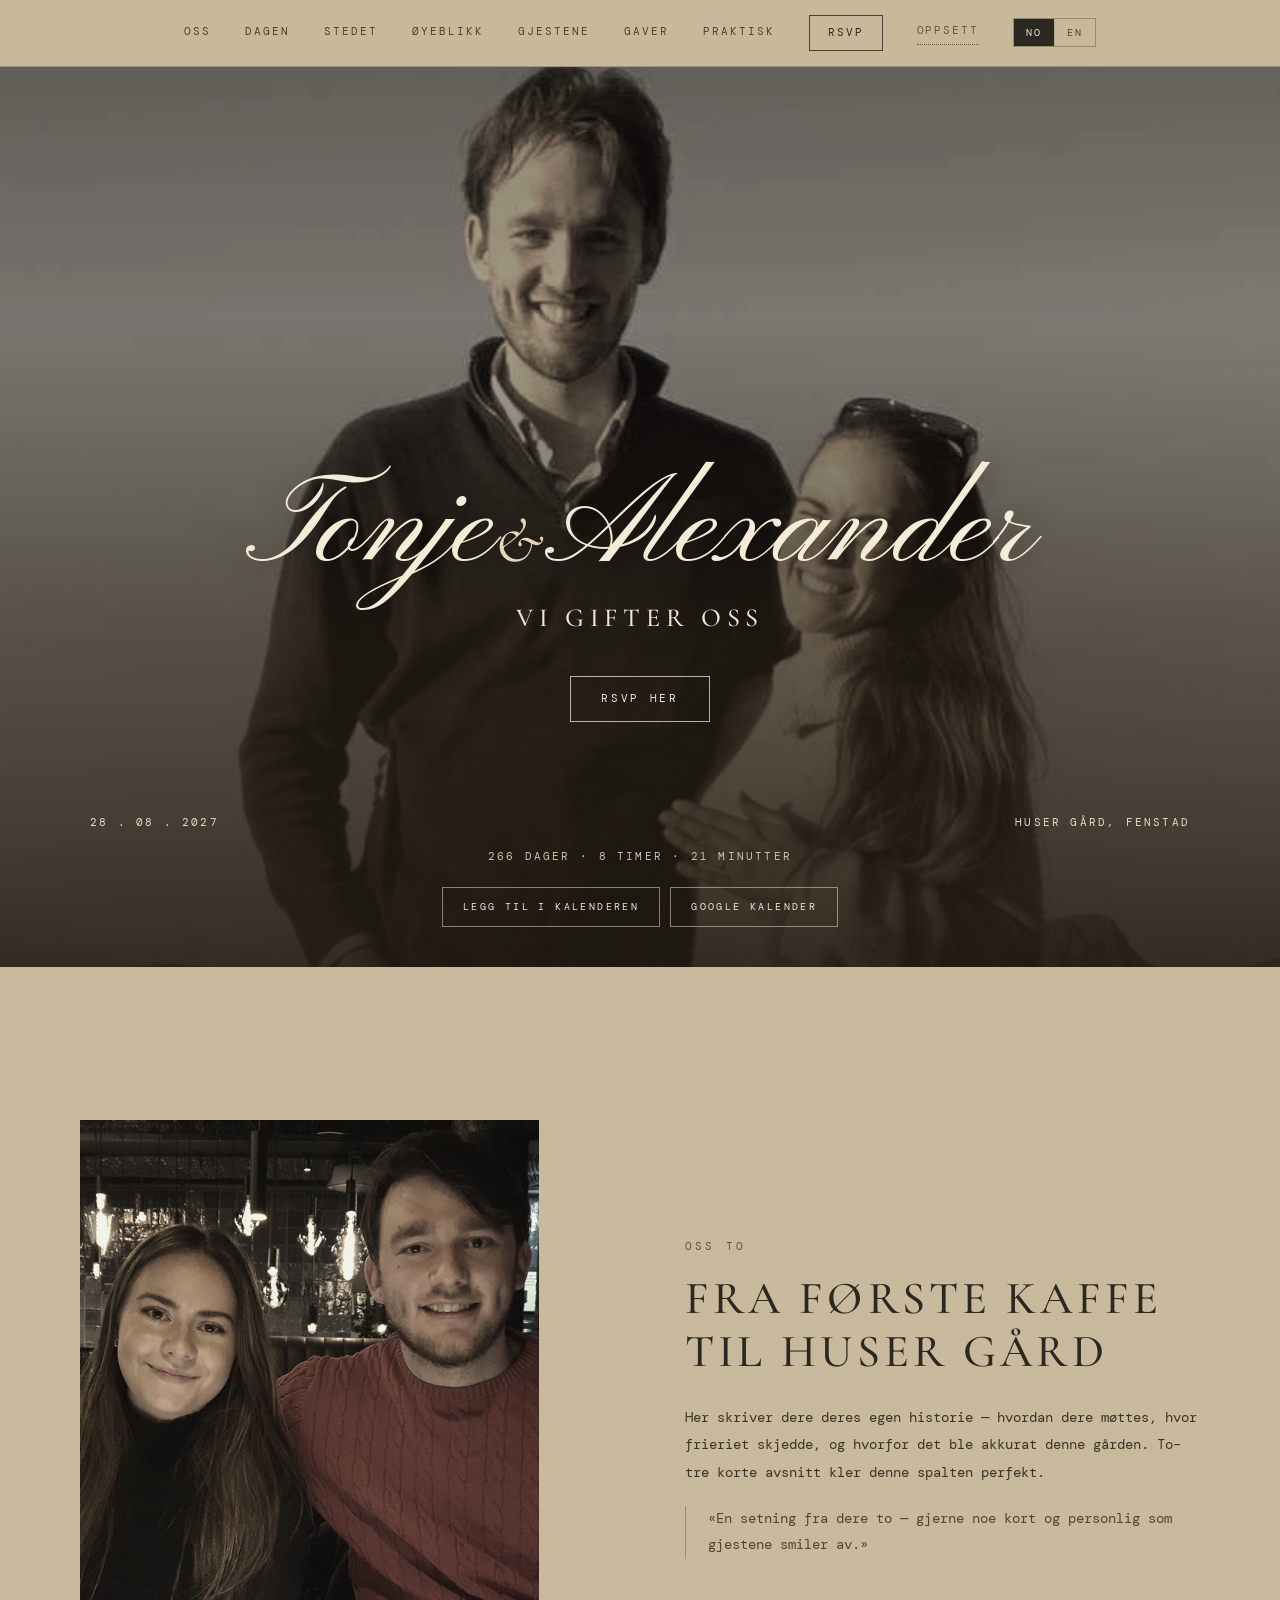
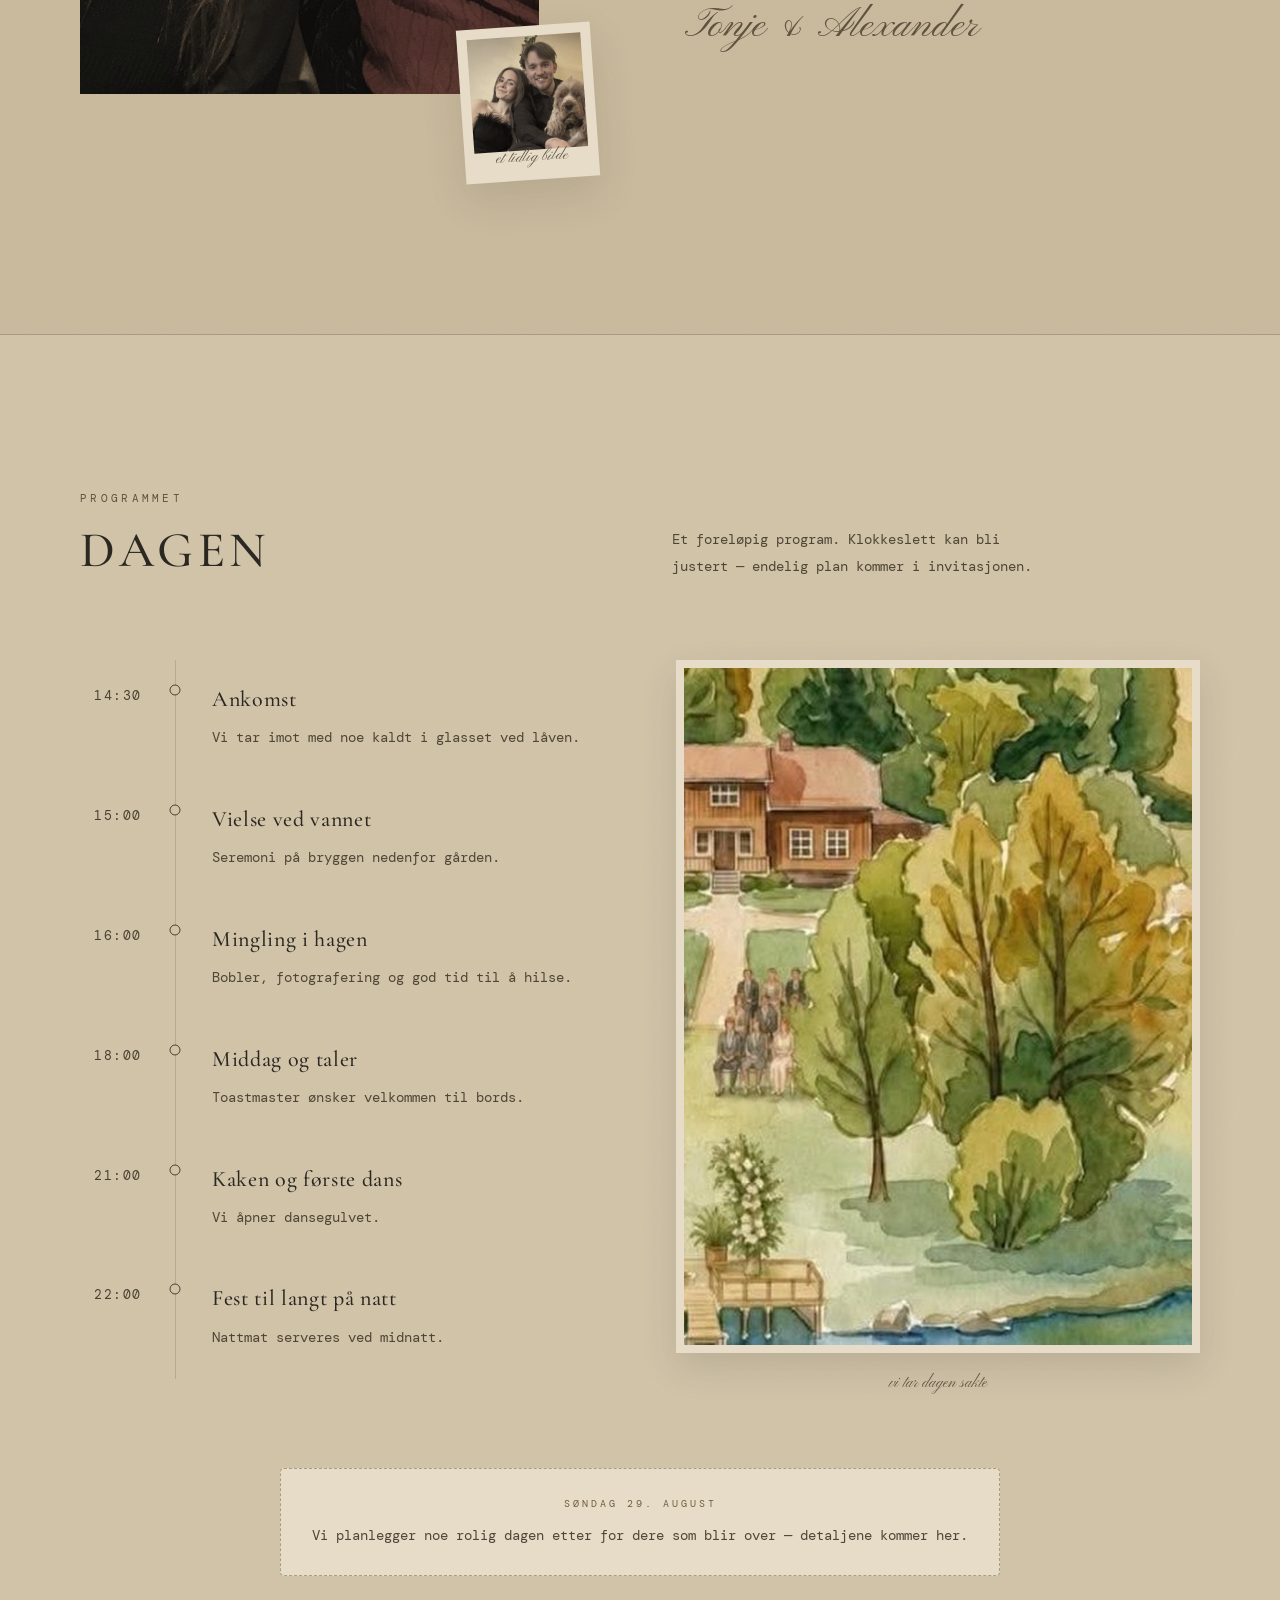
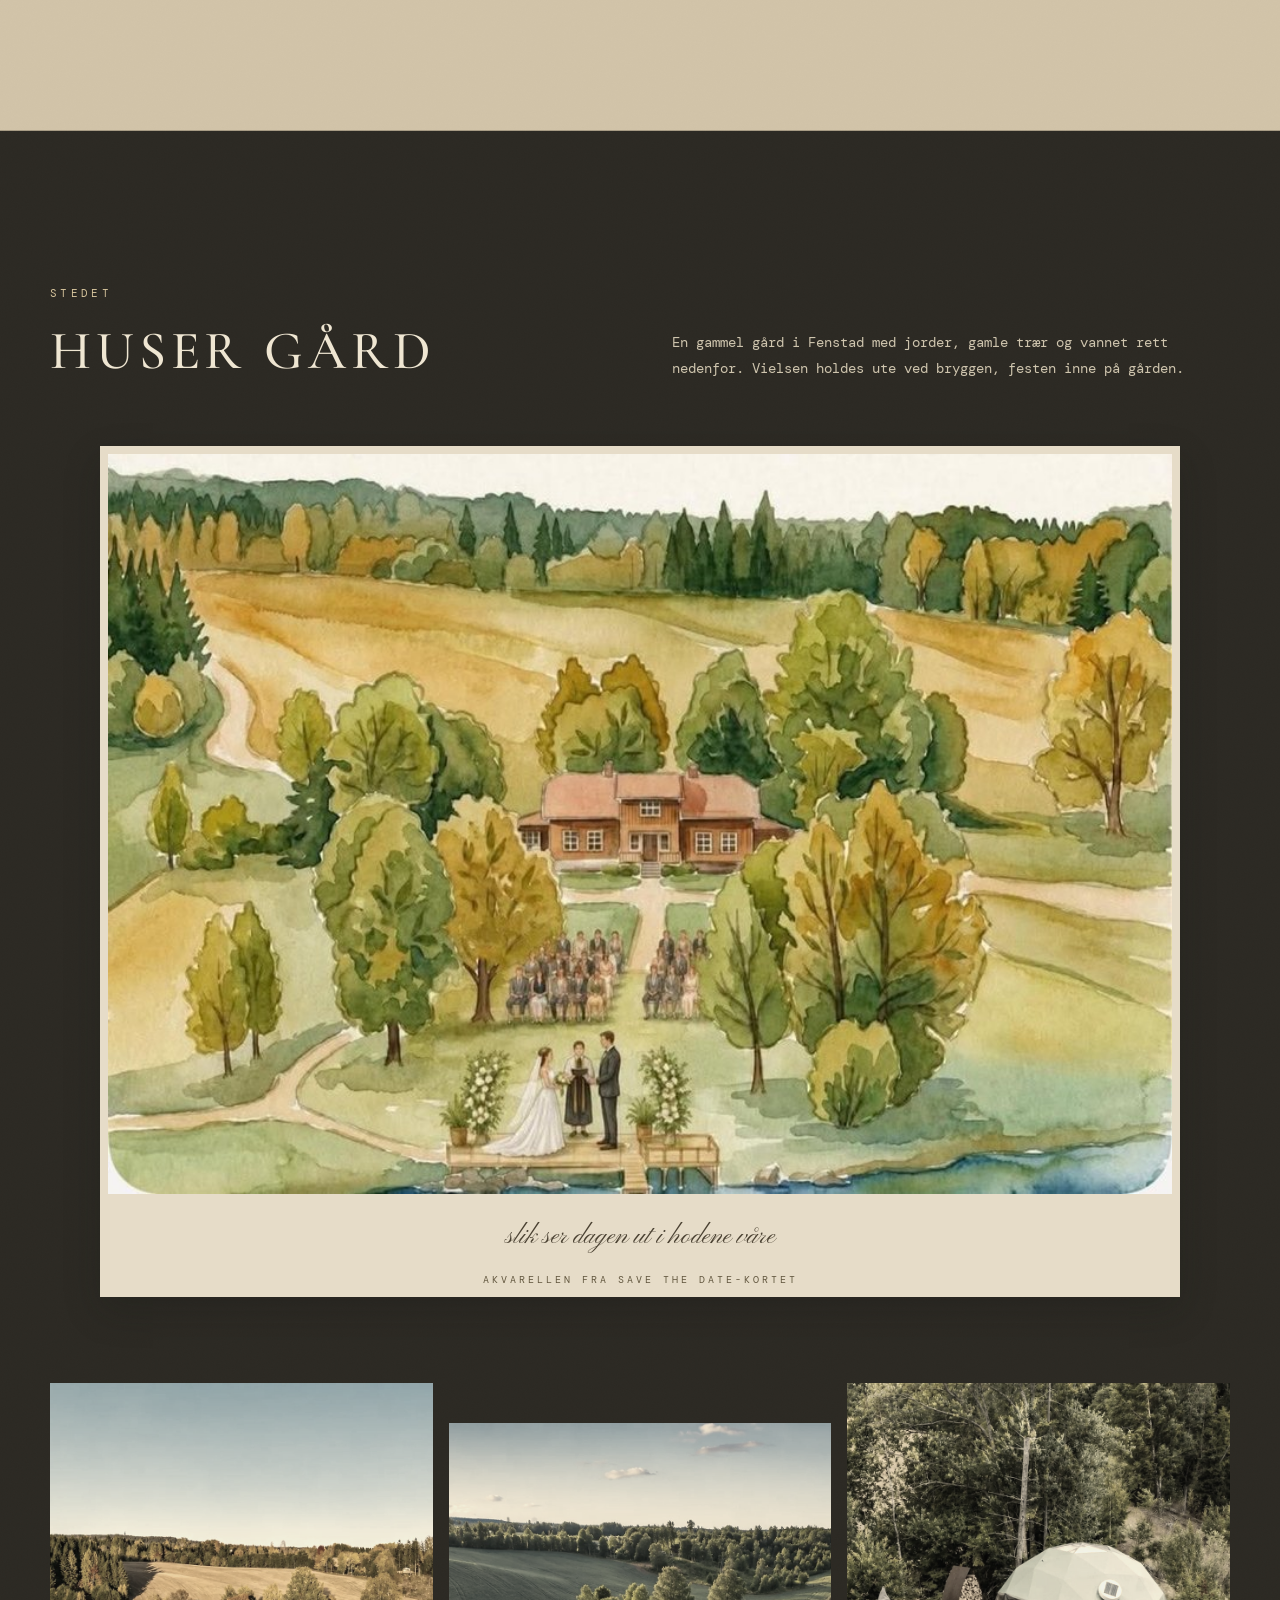
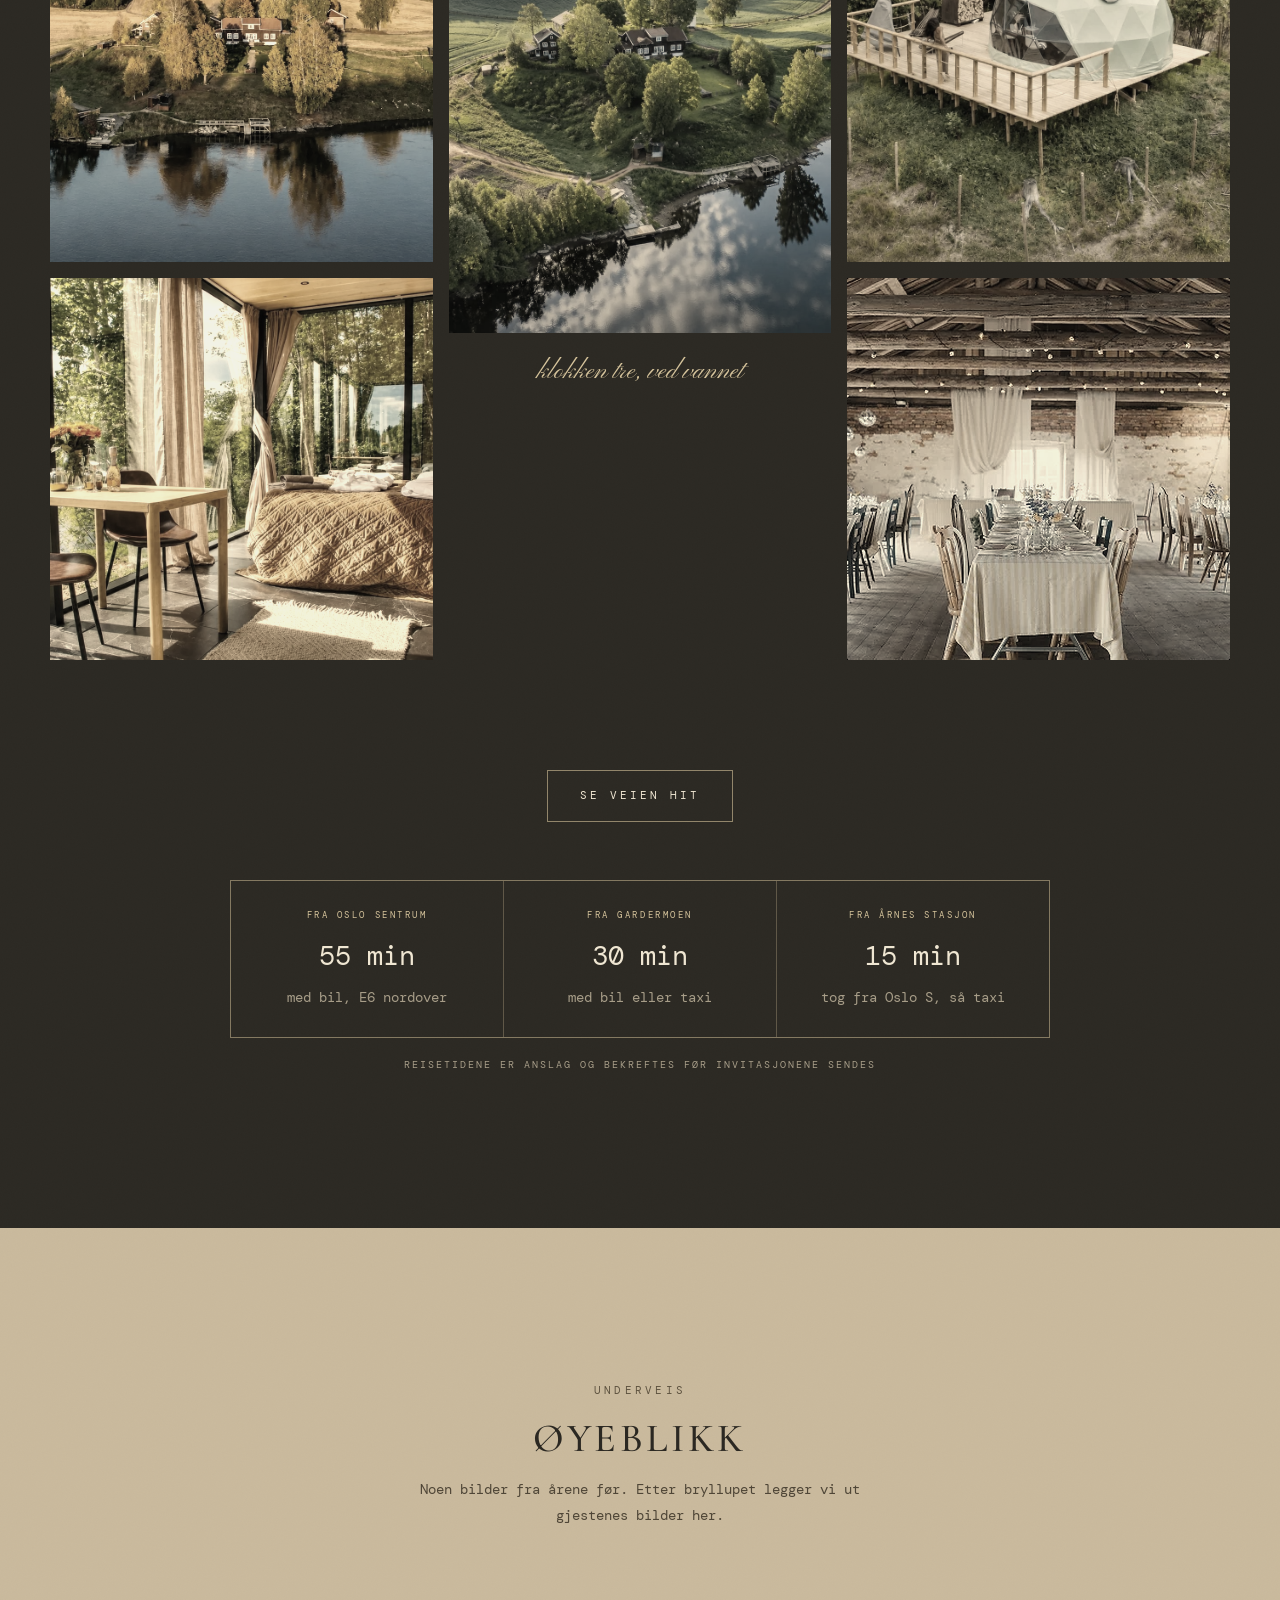
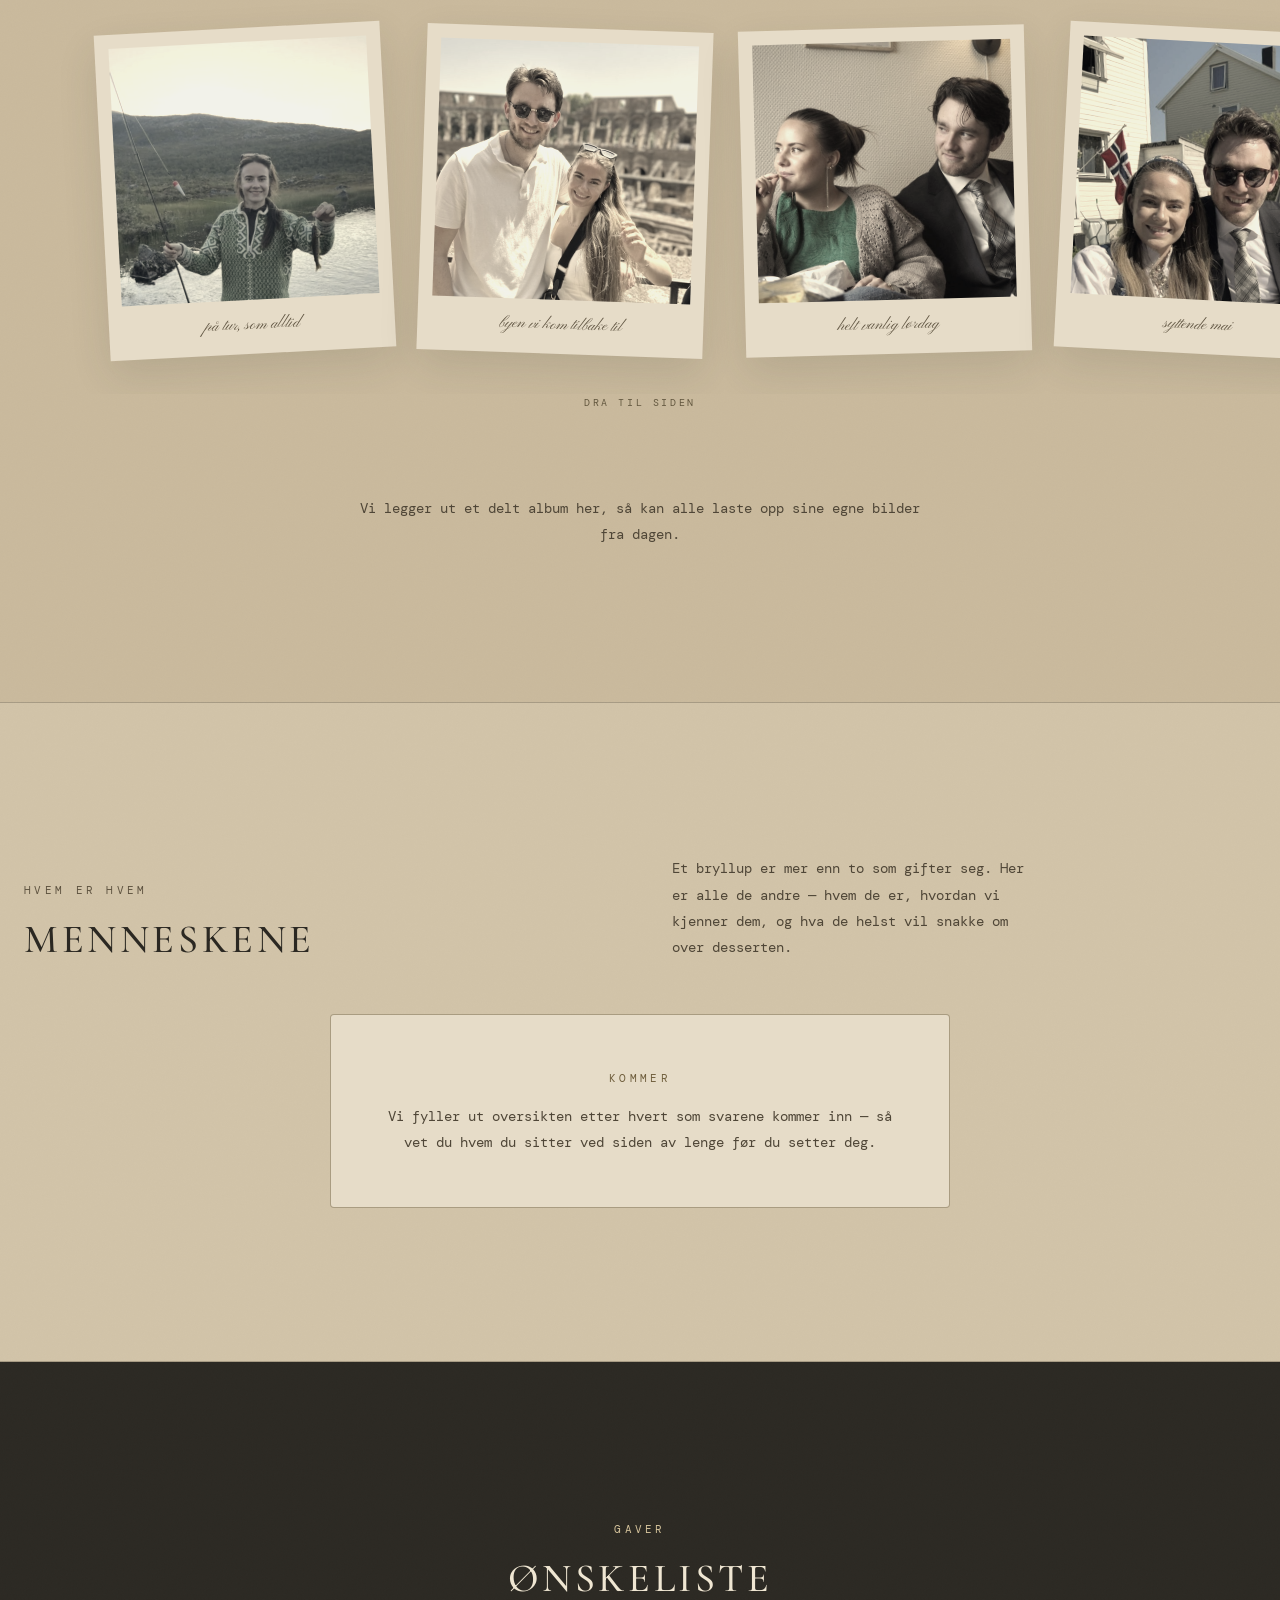
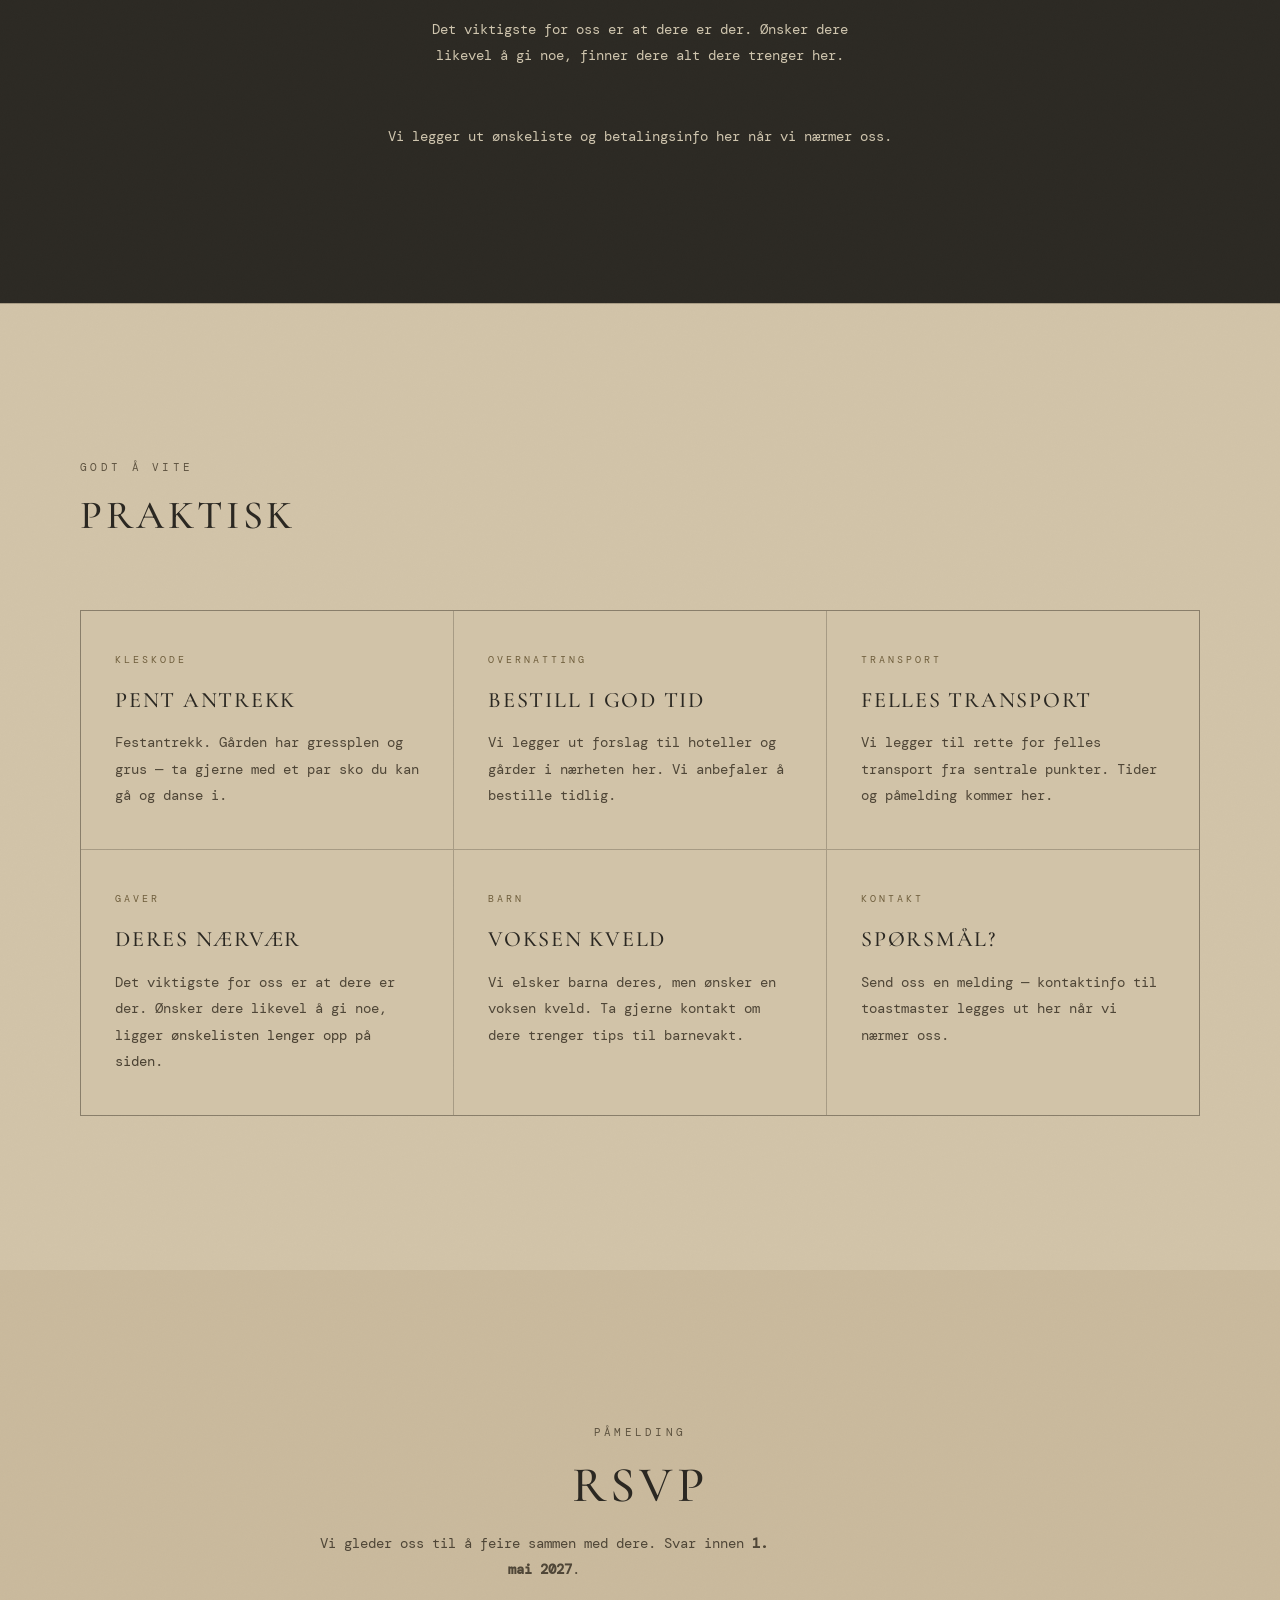
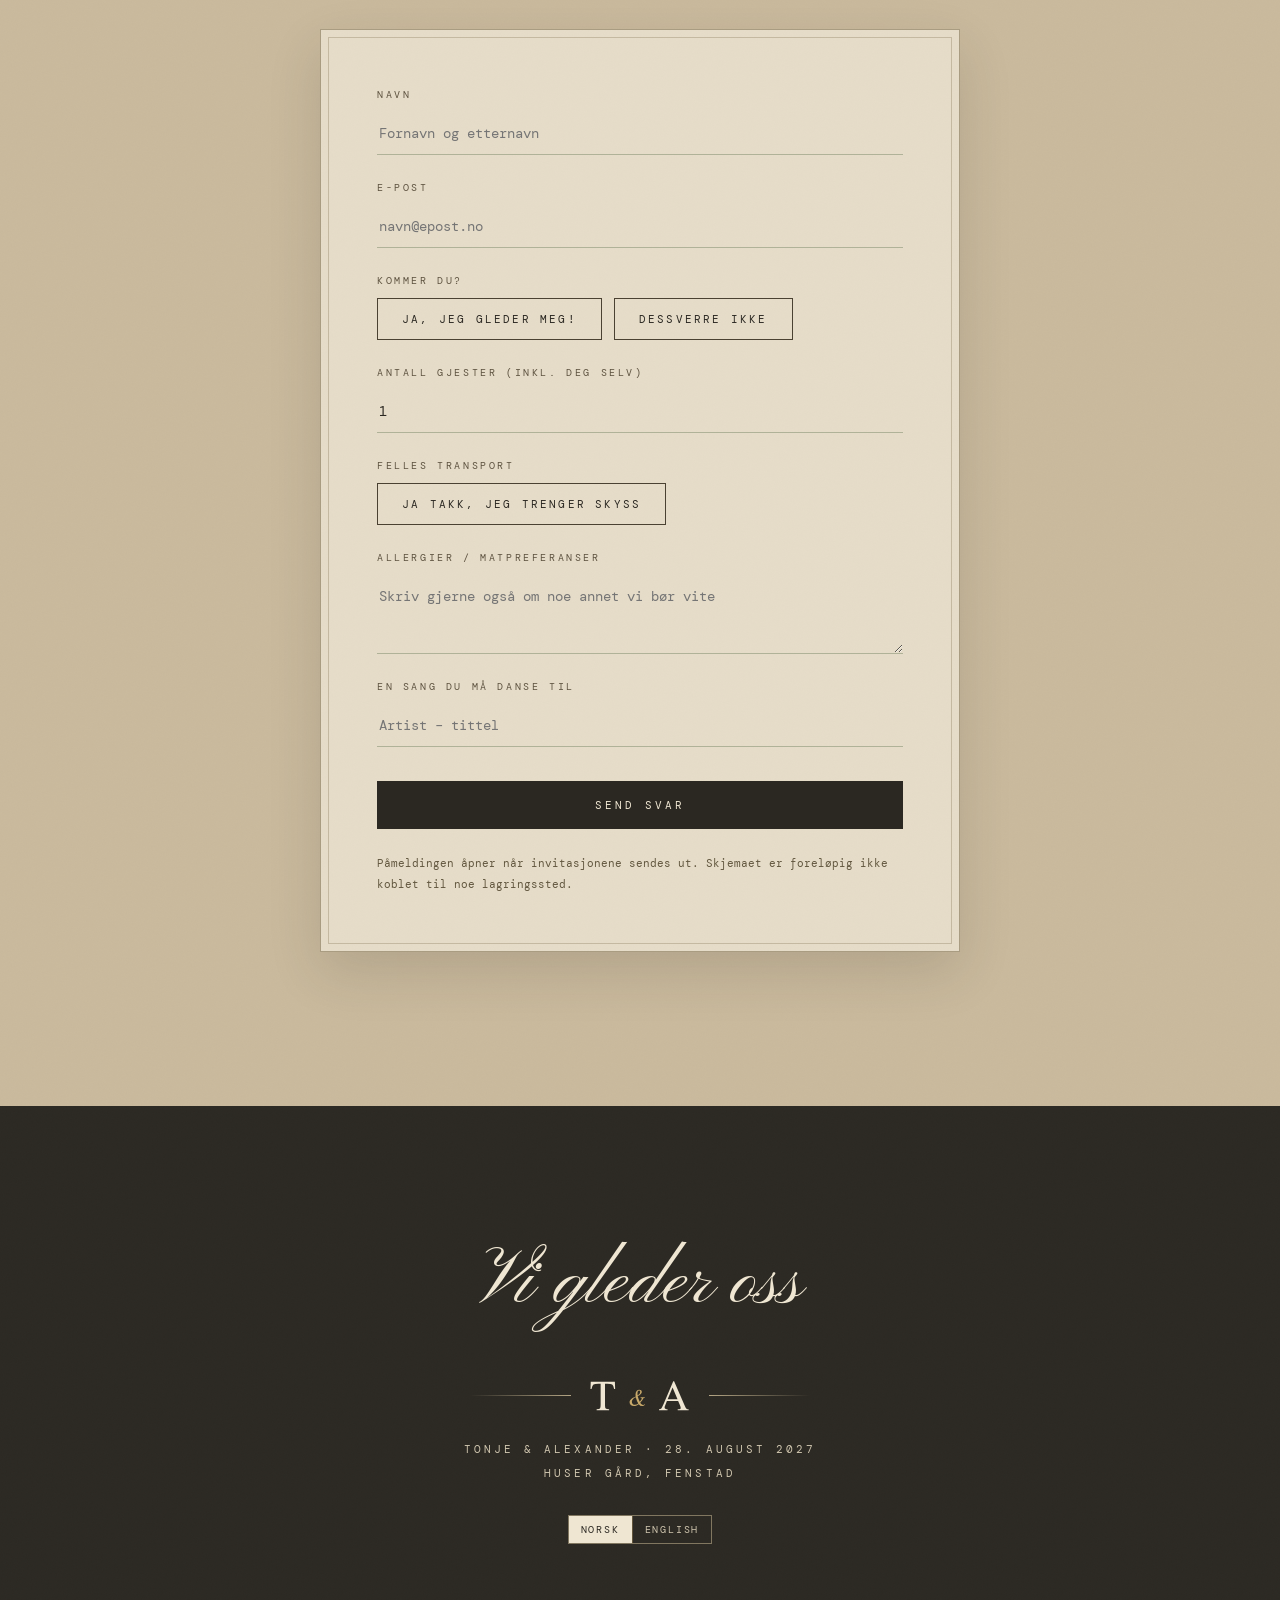
<file: index.html>
<!DOCTYPE html>
<html lang="no" data-lang="no"
      data-tittel-no="Tonje &amp; Alexander — 28. august 2027"
      data-tittel-en="Tonje &amp; Alexander — 28 August 2027">
<head>
<meta charset="UTF-8">
<meta name="viewport" content="width=device-width, initial-scale=1.0">
<title>Tonje &amp; Alexander — 28. august 2027</title>
<meta name="description" content="Tonje og Alexander gifter seg 28. august 2027 på Huser Gård i Fenstad. Program, praktisk informasjon og påmelding.">
<meta name="theme-color" content="#C9B99C">
<meta property="og:type" content="website">
<meta property="og:locale" content="nb_NO">
<meta property="og:locale:alternate" content="en_GB">
<meta property="og:site_name" content="Tonje &amp; Alexander">
<meta property="og:title" content="Tonje &amp; Alexander — 28. august 2027">
<meta property="og:description" content="Vi gifter oss på Huser Gård i Fenstad. Program, praktisk informasjon og påmelding.">
<!-- Absolutt URL kreves. Bytt domenet hvis siden får et eget. -->
<meta property="og:url" content="https://tonjeogalexander.vercel.app/">
<meta property="og:image" content="https://tonjeogalexander.vercel.app/bilder/og-gaarden.jpg">
<meta property="og:image:width" content="1200">
<meta property="og:image:height" content="630">
<meta property="og:image:alt" content="Huser Gård ved elva i Fenstad, sett ovenfra en sommerkveld">
<meta name="twitter:card" content="summary_large_image">
<link rel="canonical" href="https://tonjeogalexander.vercel.app/">
<link rel="icon" href="bilder/favicon.svg" type="image/svg+xml">
<link rel="preconnect" href="https://fonts.googleapis.com">
<link rel="preconnect" href="https://fonts.gstatic.com" crossorigin>
<link href="https://fonts.googleapis.com/css2?family=Cormorant+Garamond:ital,wght@0,400;0,500;0,600;1,400&family=DM+Mono:wght@300;400;500&family=Pinyon+Script&display=swap" rel="stylesheet">
<script>
  /* Setter språk før siden tegnes, så det ikke blinker. */
  (function(){
    /* .js settes med én gang: scroll-reveal skjuler bare innhold når
       JavaScript faktisk kjører, ellers ville siden stått tom. */
    document.documentElement.classList.add('js');
    try{
      if(localStorage.getItem('bryllup-sprak') === 'en'){
        document.documentElement.setAttribute('data-lang','en');
        document.documentElement.setAttribute('lang','en');
      }
    }catch(e){}
  })();
</script>

<!--
  ============================================================
  FØR PUBLISERING — dette må paret bekrefte eller fylle inn:

  MIDLERTIDIG OPPSETTSIDE
  Menyen har en lenke, «Oppsett», som åpner en side der alt under
  fylles ut, med forhåndsvisning og ferdig kode å lime inn. Samme
  side kommer opp med ?oppsett i adressen; ?utkast viser nettsiden
  med utkastet uten oppsettsiden.

  Hele oppsettsiden skal ut av filen når alt er limt inn. Søk på
  MIDLERTIDIG — det er tre steder: en CSS-blokk, nav-lenken og en
  skriptblokk. Ingenting annet peker dit.

  I KONFIG nederst i filen (alt annet retter seg etter disse verdiene):
    1. rsvpEpost ELLER rsvpEndepunkt — hvor RSVP-svarene skal
    2. onskelisteUrl, vipps, kontonummer — gavekortene
    3. bilderAlbumUrl — delt iCloud-album for gjestenes bilder

  I GJESTER nederst i filen:
    Hvem er hvem — ett objekt per gjest. Er lista tom, står det at
    oversikten kommer senere. ?oppsett viser tre demo-gjester.
    Gjestelista driver også de personlige invitasjonslenkene:
    ?gjest=ingrid gir «INGRID» over hero og fyller navnet i RSVP-en.

  I teksten (søk på TEKST):
    4. Klokkeslettene i programmet (antatt, ikke bekreftet)
    5. Historien i «Oss» + sitatet
    6. Overnatting og transport
    7. Kontaktinfo til toastmaster
    8. Kart-lenken (peker nå på et Google Maps-søk, ikke en pin)
    9. Reisetidene i Stedet (anslag — 55 / 30 / 15 min)
   10. Hva som skjer dagen etter

  Alle bildeplasser er nå fylt med ekte foto.

  TOSPRÅKLIG: hver tekst finnes to ganger, som .no og .en.
  Legger du til tekst, må BEGGE språk fylles inn.
  ============================================================
-->

<style>
  :root{
    /* Palett: varm sand/taupe, sepia og mørk brun — etter referansen.
       Variabelnavnene (--sage, --gold …) er beholdt fra den forrige
       stilen så resten av CSS-en virker uendret; verdiene er nå brune
       toner. --gold er mørk bronse på lyse flater og byttes til lys
       sand inne i de mørke seksjonene (se «Ny stil» nederst). */
    --cream:        #C9B99C;
    --cream-light:  #D1C3A8;
    --paper:        #E6DCC8;
    --ink:          #2B2822;
    --ink-soft:     #3A342A;
    --sage-dark:    #4A4132;
    --sage:         #5E5340;
    --sage-light:   #9C8E74;
    --muted:        #4F4637;
    --muted-warm:   #62573F;
    --gold:         #6F5E3C;
    --on-dark:      #EFE6D2;
    --on-dark-2:    #CFC5AE;
    --on-dark-3:    #A79D88;
    --hairline:     rgba(58,52,42,.28);
    --hairline-gold:rgba(111,94,60,.5);
    --serif:  'Cormorant Garamond', Garamond, serif;
    --sans:   'DM Mono', ui-monospace, Menlo, monospace;
    --mono:   'DM Mono', ui-monospace, Menlo, monospace;
    --script: 'Pinyon Script', cursive;
    --stripe: repeating-linear-gradient(135deg,#CFC0A4 0 14px,#CABA9E 14px 28px);
    --stripe-sm: repeating-linear-gradient(135deg,#CFC0A4 0 12px,#CABA9E 12px 24px);
    /* Buet ("arch") toppform — brukes på hero, portrett og bryggebildet */
    --arch: 0;

    /* Papirkorn ───────────────────────────────────────
       Skal ikke ses — skal kjennes. Creme-flatene får dybde og
       leses som papir i stedet for som en fargeverdi. Ligger bare
       på bakgrunnsflater, aldri over foto: grovt korn oppå et
       fotografi gir retrofilter, ikke trykk.

       Mørke flater forsterker korn kraftig, derfor egen, lavere
       verdi der — ellers ville Stedet og footeren lest som et
       annet materiale enn resten av siden.

       Én SVG-turbulens som data-URI: ingen bildefil, ingen
       lastetid, skarpt på alle skjermer. Vil du ha mer eller
       mindre, er det bare tallet i opacity som skal røres. */
    --korn: url("data:image/svg+xml,%3Csvg xmlns='http://www.w3.org/2000/svg' width='180' height='180'%3E%3Cfilter id='k'%3E%3CfeTurbulence type='fractalNoise' baseFrequency='0.8' numOctaves='3' stitchTiles='stitch'/%3E%3CfeColorMatrix type='saturate' values='0'/%3E%3C/filter%3E%3Crect width='180' height='180' filter='url(%23k)' opacity='0.022'/%3E%3C/svg%3E");
    --korn-mork: url("data:image/svg+xml,%3Csvg xmlns='http://www.w3.org/2000/svg' width='180' height='180'%3E%3Cfilter id='k'%3E%3CfeTurbulence type='fractalNoise' baseFrequency='0.8' numOctaves='3' stitchTiles='stitch'/%3E%3CfeColorMatrix type='saturate' values='0'/%3E%3C/filter%3E%3Crect width='180' height='180' filter='url(%23k)' opacity='0.015'/%3E%3C/svg%3E");
  }

  *{ box-sizing: border-box; }
  html{ scroll-behavior: smooth; }
  body{
    margin:0; background-color: var(--cream); background-image: var(--korn); color: var(--ink);
    font-family: var(--mono); font-size:14px; line-height:1.8; overflow-x: hidden;
    -webkit-font-smoothing: antialiased;
  }
  a{ color: var(--sage-dark); text-decoration:none; transition: color .2s ease; }
  a:hover{ color: var(--ink); }
  ::selection{ background: var(--gold); color:#FDFBF4; }
  h1,h2{ margin:0; font-weight:300; letter-spacing:.02em; }
  p{ margin:0; text-wrap: pretty; }
  /* height:auto — ellers vinner height-attributtet på <img> over aspect-ratio,
     og object-fit:cover zoomer bildet feil. */
  img{ display:block; max-width:100%; height:auto; }
  section{ scroll-margin-top: 74px; }
  :focus-visible{ outline: 2px solid var(--gold); outline-offset: 3px; border-radius: 2px; }

  /* ── Tospråklig ────────────────────────────────────────
     Standard er norsk. Vi setter aldri display på språket
     som SKAL vises — da beholder elementet sin egen visning
     og ingen andre regler kommer i veien.                 */
  html[data-lang="no"] .en,
  html[data-lang="en"] .no{ display:none !important; }
  /* .form er display:grid og ville ellers overstyrt hidden */
  [hidden]{ display:none !important; }

  .skip{
    position:absolute; left:-9999px; top:0; z-index:60;
    font-family:var(--sans); font-size:12px; letter-spacing:.2em;
    background:var(--ink); color:var(--cream); padding:12px 20px;
  }
  .skip:focus{ left:12px; top:12px; color:var(--cream); }

  .eyebrow{
    font-family: var(--sans); font-size:11px; letter-spacing:.42em;
    text-transform:uppercase; color: var(--sage);
  }
  .eyebrow--gold{ color: var(--gold); }
  .sec{ padding: clamp(90px,12vw,160px) 24px; }
  .sec__inner{ max-width:1120px; margin:0 auto; }
  .sec__head{ text-align:center; }
  /* Titteltrapp — Dagen, Stedet og RSVP bærer dagen, resten et hakk
     ned. Uten dette har Gaver samme stemme som vielsen. */
  .sec__title{ font-size: clamp(34px,4.8vw,56px); margin:14px 0 0; }
  .sec__title--stor{ font-size: clamp(40px,6vw,68px); }
  .sec__lede{
    font-style:italic; font-size:19px; color: var(--muted);
    max-width:520px; margin:16px auto 0; line-height:1.7;
  }

  /* Delt seksjonsåpning — tittel til venstre, ingress til høyre.
     Brukes på annenhver seksjon så siden får pust. Stedet har alltid
     hatt denne formen, og det er den peneste åpningen på siden. */
  .sec__head--delt{
    display:grid; grid-template-columns:repeat(auto-fit,minmax(min(300px,100%),1fr));
    gap:clamp(26px,5vw,64px); align-items:end; text-align:left;
  }
  .sec__head--delt .sec__lede{ margin:0; max-width:48ch; }

  /* ── Bildeplassholdere ─────────────────────────────────
     Bytt hele .ph-elementet mot <img> med samme aspect-ratio
     og border-radius. Søk på "BILDE" i markupen.          */
  .ph{
    position:relative; width:100%;
    display:flex; flex-direction:column; align-items:center; justify-content:center;
    text-align:center; padding:24px;
    border:1px dashed var(--sage-light); border-radius:4px;
    background: var(--stripe);
  }
  .ph__tag{ font-family:var(--sans); font-size:10px; letter-spacing:.3em; text-transform:uppercase; color:var(--sage); }
  .ph__what{ font-style:italic; font-size:19px; color:var(--sage-dark); margin-top:8px; line-height:1.5; }
  .ph__spec{ font-family:var(--sans); font-size:10px; letter-spacing:.04em; color:var(--muted-warm); margin-top:10px; line-height:1.9; }
  .ph--dark{ background:none; border-color: var(--hairline-gold); }
  .ph--dark .ph__tag{ color: var(--gold); }
  .ph--dark .ph__what{ color: var(--on-dark); }
  .ph--dark .ph__spec{ color: var(--on-dark-3); }

  /* Akvarellene fra save the date-kortet, satt i passepartout */
  .art{ margin:0; background:var(--paper); padding:10px; box-shadow:0 14px 34px rgba(20,22,18,.22); }
  .art img{ width:100%; height:auto; }
  .art--arch img{ border-radius: var(--arch); }

  /* Én felles bildetone ─────────────────────────────────
     Fotoene er tatt av ulike folk, i ulikt lys, med ulike
     kameraer. En hårfin demping av metningen og et snev
     varme legger dem i samme palett som akvarellene, slik
     at siden leses som ett album og ikke som en mappe.
     Akvarellene (.art) rører vi ikke. */
  .portal__frame img,
  .oss__portrett,
  .polaroid img,
  .mosaic__bilde img,
  .gjest__foto{ filter: saturate(.94) contrast(1.02) sepia(.05); }

  /* ── NAV ── */
  .nav{
    position:sticky; top:0; z-index:50;
    display:flex; align-items:center; justify-content:center; flex-wrap:wrap;
    gap:clamp(18px,3vw,34px); padding:15px 24px;
    background: rgba(201,185,156,.92);
    -webkit-backdrop-filter: blur(10px); backdrop-filter: blur(10px);
    border-bottom:1px solid rgba(124,138,107,.24);
    font-family: var(--sans); font-size:11px; letter-spacing:.22em; text-transform:uppercase;
  }
  .nav__rsvp{ padding:7px 18px; border:1px solid var(--sage); border-radius:999px; color: var(--ink); }
  .nav__rsvp:hover{ background: var(--sage); color: var(--cream); }
  .sprak{ display:inline-flex; border:1px solid rgba(124,138,107,.5); border-radius:999px; overflow:hidden; }
  .sprak button{
    font-family:var(--sans); font-size:10px; letter-spacing:.18em; text-transform:uppercase;
    background:none; border:none; padding:7px 12px; color:var(--muted); cursor:pointer;
    transition: background .2s ease, color .2s ease;
  }
  .sprak button + button{ border-left:1px solid rgba(124,138,107,.32); }
  .sprak button[aria-pressed="true"]{ background:var(--sage-dark); color:var(--cream); }

  /* ══════════════════════════════════════════════════════════
     MIDLERTIDIG — OPPSETT · SLETT MEG

     Alt herfra og ned til «SLUTT PÅ MIDLERTIDIG OPPSETT» hører til
     oppsettsiden, og skal bort den dagen KONFIG og GJESTER er fylt
     ut. Reglene er scopet under #oppsett, så de rører ingenting
     annet på siden.

     Tre steder skal slettes. Søk på MIDLERTIDIG:
       1. denne CSS-blokka
       2. nav-lenken «Oppsett»
       3. skriptblokka «MIDLERTIDIG — OPPSETT»
     ══════════════════════════════════════════════════════════ */
  .nav__oppsett{ color:var(--muted-warm); border-bottom:1px dotted var(--muted-warm); }
  .nav__oppsett:hover{ color:var(--ink); }

  /* Stripa som sier fra at siden viser et utkast (?utkast) */
  .utkast{
    position:fixed; left:0; right:0; bottom:0; z-index:70;
    display:flex; flex-wrap:wrap; align-items:center; justify-content:center; gap:8px 18px;
    padding:11px 20px; background:var(--ink); color:var(--on-dark);
    font-family:var(--sans); font-size:10px; letter-spacing:.2em; text-transform:uppercase;
  }
  .utkast a{ color:var(--gold); border-bottom:1px solid rgba(200,169,106,.5); }
  .utkast a:hover{ color:var(--gold); border-bottom-color:var(--gold); }

  /* Selve oppsettsiden — legger seg over hele nettsiden */
  html.oppsett-apen{ overflow:hidden; }
  #oppsett{
    position:fixed; inset:0; z-index:90; overflow:auto;
    background-color:var(--cream); background-image:var(--korn);
    color:var(--ink); font-family:var(--serif); font-size:17px; line-height:1.6;
  }
  #oppsett h1,#oppsett h2{ margin:0; font-weight:300; letter-spacing:.02em; }
  #oppsett code{ font-family:ui-monospace,SFMono-Regular,Menlo,monospace; font-size:.9em; }

  #oppsett .topp{
    position:sticky; top:0; z-index:2;
    display:flex; flex-wrap:wrap; align-items:center; justify-content:space-between; gap:14px;
    padding:16px clamp(18px,3vw,32px);
    background:rgba(246,241,227,.94);
    -webkit-backdrop-filter:blur(10px); backdrop-filter:blur(10px);
    border-bottom:1px solid var(--hairline);
  }
  #oppsett .topp h1{ font-size:clamp(26px,3.4vw,36px); line-height:1.1; }
  #oppsett .topp__hoyre{ display:flex; flex-wrap:wrap; align-items:center; gap:10px; }
  #oppsett .lagret{
    font-family:var(--sans); font-size:10px; letter-spacing:.24em; text-transform:uppercase;
    color:var(--sage); opacity:0; transition:opacity .25s ease;
  }
  #oppsett .lagret.vis{ opacity:1; }

  #oppsett .knapp{
    font-family:var(--sans); font-size:11px; letter-spacing:.22em; text-transform:uppercase;
    background:none; color:var(--muted); border:1px solid var(--hairline);
    border-radius:999px; padding:9px 18px; cursor:pointer; text-decoration:none;
    transition:background .2s ease, color .2s ease, border-color .2s ease;
  }
  #oppsett .knapp:hover{ border-color:var(--sage); color:var(--ink); }
  #oppsett .knapp--fylt{ background:var(--sage-dark); border-color:var(--sage-dark); color:var(--cream); }
  #oppsett .knapp--fylt:hover{ background:var(--ink); border-color:var(--ink); color:var(--cream); }
  #oppsett .knapp--liten{ padding:6px 12px; font-size:10px; letter-spacing:.16em; }
  #oppsett .knapp--fare:hover{ border-color:#A6564B; color:#A6564B; }

  #oppsett .rom{
    display:grid; grid-template-columns:minmax(0,1fr) minmax(0,440px);
    gap:clamp(20px,2.6vw,36px); align-items:start; padding:clamp(20px,3vw,36px);
  }
  @media (max-width:1000px){ #oppsett .rom{ grid-template-columns:minmax(0,1fr); } }

  #oppsett .kort{
    background:var(--paper); border:1px solid var(--hairline); border-radius:4px;
    padding:clamp(20px,2.6vw,32px); margin-bottom:clamp(18px,2.4vw,28px);
  }
  #oppsett .kort > h2{ font-size:clamp(24px,3vw,32px); }
  #oppsett .kort__lede{ font-style:italic; color:var(--muted); margin:8px 0 0; }

  /* Beskjeden om at siden er midlertidig — den skal være umulig å overse */
  #oppsett .merknad{
    background:var(--cream-light); border:1px solid var(--hairline-gold); border-radius:4px;
    padding:18px 20px; margin-bottom:clamp(18px,2.4vw,28px);
    font-style:italic; color:var(--muted); line-height:1.7;
  }
  #oppsett .merknad b{
    display:block; margin-bottom:6px; font-style:normal;
    font-family:var(--sans); font-size:12px; letter-spacing:.2em;
    text-transform:uppercase; color:var(--gold);
  }
  #oppsett .merknad ol{ margin:10px 0 0; padding-left:22px; }
  #oppsett .merknad li{ margin-top:4px; }

  #oppsett .liste{ list-style:none; margin:20px 0 0; padding:0; border-top:1px solid var(--hairline); }
  #oppsett .punkt{
    display:grid; grid-template-columns:24px 1fr auto; gap:10px; align-items:baseline;
    padding:11px 0; border-bottom:1px solid var(--hairline);
  }
  #oppsett .punkt__ikon{ font-family:var(--sans); font-size:13px; }
  #oppsett .punkt--fil .punkt__ikon{ color:var(--sage); }
  #oppsett .punkt--utkast .punkt__ikon{ color:var(--gold); }
  #oppsett .punkt--mangler .punkt__ikon{ color:var(--sage-light); }
  #oppsett .punkt__navn{ font-family:var(--sans); font-size:12px; letter-spacing:.06em; }
  #oppsett .punkt__hva{ display:block; margin-top:2px; font-style:italic; font-size:15px; color:var(--muted); }
  #oppsett .punkt__stat{
    font-family:var(--sans); font-size:9px; letter-spacing:.2em;
    text-transform:uppercase; color:var(--muted-warm); white-space:nowrap;
  }
  #oppsett .punkt--utkast .punkt__stat{ color:var(--gold); }

  #oppsett .felt{ margin-top:20px; }
  #oppsett .felt > label{
    display:block; margin-bottom:6px;
    font-family:var(--sans); font-size:11px; letter-spacing:.16em;
    text-transform:uppercase; color:var(--sage-dark);
  }
  #oppsett input[type=text], #oppsett textarea, #oppsett select{
    width:100%; font-family:var(--serif); font-size:17px; color:var(--ink);
    background:var(--cream-light); border:1px solid var(--hairline); border-radius:3px;
    padding:11px 13px;
  }
  #oppsett textarea{ resize:vertical; min-height:64px; line-height:1.55; }
  #oppsett .hjelp{ margin:6px 0 0; font-style:italic; font-size:15px; color:var(--muted-warm); line-height:1.55; }
  #oppsett .par{ display:grid; grid-template-columns:repeat(auto-fit,minmax(min(200px,100%),1fr)); gap:14px; }

  #oppsett .gjest-rad{ border:1px solid var(--hairline); border-radius:4px; margin-top:14px; background:var(--cream-light); }
  #oppsett .gjest-rad[open]{ background:var(--paper); }
  #oppsett .gjest-rad > summary{
    cursor:pointer; padding:13px 16px; list-style:none;
    display:flex; flex-wrap:wrap; align-items:baseline; gap:10px;
  }
  #oppsett .gjest-rad > summary::-webkit-details-marker{ display:none; }
  #oppsett .gjest-rad > summary::before{ content:"▸"; color:var(--sage); font-size:12px; }
  #oppsett .gjest-rad[open] > summary::before{ content:"▾"; }
  #oppsett .gjest-navn{ font-size:20px; }
  #oppsett .gjest-navn--tom{ color:var(--muted-warm); font-style:italic; }
  #oppsett .gjest-merke{
    font-family:var(--sans); font-size:9px; letter-spacing:.2em; text-transform:uppercase;
    color:var(--sage); border:1px solid var(--hairline); border-radius:999px; padding:3px 9px;
  }
  #oppsett .gjest-krop{ padding:4px 16px 18px; border-top:1px solid var(--hairline); }
  #oppsett .gjest-verktoy{ display:flex; gap:8px; margin-top:18px; }
  #oppsett .gjest-verktoy .knapp{ flex:none; }

  #oppsett .kode{
    width:100%; min-height:260px; padding:16px;
    font-family:ui-monospace,SFMono-Regular,Menlo,monospace; font-size:12.5px; line-height:1.65;
    color:var(--ink); background:var(--cream-light);
    border:1px solid var(--hairline); border-radius:3px;
    white-space:pre; overflow:auto;
  }
  #oppsett .rad{ display:flex; flex-wrap:wrap; gap:10px; margin-top:16px; }

  #oppsett .vis{ position:sticky; top:88px; }
  #oppsett .vis__ramme{ background:var(--paper); border:1px solid var(--hairline); border-radius:4px; overflow:hidden; }
  #oppsett .vis__topp{
    display:flex; align-items:center; justify-content:space-between; gap:10px;
    padding:11px 14px; border-bottom:1px solid var(--hairline);
    font-family:var(--sans); font-size:10px; letter-spacing:.2em;
    text-transform:uppercase; color:var(--muted-warm);
  }
  #oppsett iframe{ display:block; width:100%; height:min(74vh,900px); border:0; background:var(--cream); }
  @media (max-width:1000px){ #oppsett .vis{ position:static; } #oppsett iframe{ height:70vh; } }
  /* ══ SLUTT PÅ MIDLERTIDIG OPPSETT (CSS) ══════════════════ */

  /* ── HERO: navnene ligger oppå det buede bildet ── */
  .hero{
    position:relative; min-height:100svh;
    display:grid; place-items:center;
    padding: clamp(40px,7vw,88px) 24px clamp(48px,7vw,80px);
    background: radial-gradient(120% 80% at 50% 0%,#FDFAF1 0%,var(--cream) 58%,#F1EBDB 100%);
  }
  .hero__inner{ width:100%; max-width:820px; animation: omFade 1.2s ease both; }
  .hero__kicker{
    display:flex; align-items:center; justify-content:center; gap:16px;
    margin-bottom: clamp(18px,3vw,30px);
  }
  .hero__kicker i{ height:1px; width:clamp(28px,8vw,70px); background:linear-gradient(90deg,transparent,var(--gold)); }
  .hero__kicker i:last-child{ background:linear-gradient(270deg,transparent,var(--gold)); }
  .hero__kicker span{ font-family:var(--sans); font-size:11px; letter-spacing:.4em; text-transform:uppercase; color:var(--sage); white-space:nowrap; }

  .portal{ position:relative; display:grid; place-items:center; }
  .portal__frame{
    position:relative; width:min(74vw,430px); aspect-ratio:3/4;
    border-radius: var(--arch); overflow:hidden;
  }
  .portal__frame img{ width:100%; height:100%; object-fit:cover; }
  /* Skrim: holder navnene lesbare uansett hvilket foto som legges inn */
  .portal__scrim{
    position:absolute; inset:0; pointer-events:none;
    background:linear-gradient(180deg,
      rgba(246,241,227,.80) 0%,
      rgba(246,241,227,.30) 14%,
      rgba(246,241,227,.04) 30%,
      rgba(246,241,227,.04) 62%,
      rgba(246,241,227,.34) 82%,
      rgba(246,241,227,.80) 100%);
  }
  /* Navnene er ulikt lange — «Tonje» fem tegn, «Alexander» ni.
     Satt i samme grad blir det nedre navnet nesten dobbelt så
     bredt, og arken ser skjev ut. Derfor får hvert navn sin egen
     grad: det korte spres ut, det lange settes mindre, slik at de
     dekker omtrent samme bredde. Dette er samme grep som på
     trykte invitasjoner. */
  .portal__name{
    position:absolute; left:0; right:0; text-align:center;
    line-height:.84; font-weight:300; text-transform:uppercase;
    color: var(--ink); pointer-events:none;
    text-shadow:0 1px 18px rgba(246,241,227,.6);
  }
  .portal__name--top{
    top: clamp(12px,3.6vw,34px);
    font-size: clamp(42px,8.8vw,102px);
    letter-spacing:.12em; text-indent:.12em;
  }
  .portal__name--bottom{
    bottom: clamp(16px,4.4vw,44px);
    font-size: clamp(31px,6.5vw,75px);
    letter-spacing:.07em; text-indent:.07em;
  }
  .portal__amp{
    position:absolute; top:50%; left:50%; transform:translate(-50%,-50%);
    font-family:var(--script); font-size:clamp(34px,6.4vw,70px); color:var(--gold); pointer-events:none;
    text-shadow:0 1px 14px rgba(246,241,227,.5);
  }

  .hero__meta{ margin-top: clamp(30px,5vw,48px); text-align:center; }
  .hero__date{ font-family:var(--sans); font-size:clamp(11px,1.5vw,13px); letter-spacing:.36em; text-transform:uppercase; }
  .hero__place{ font-style:italic; font-size:19px; color:var(--sage-dark); margin-top:12px; letter-spacing:.03em; }
  .hero__count{
    margin-top:26px; font-family:var(--sans); font-size:11px;
    letter-spacing:.26em; text-transform:uppercase; color:var(--muted-warm);
    min-height:1em; font-variant-numeric: lining-nums tabular-nums;
  }
  /* Skilletegnene i gull — samme aksent som buen og ampersanden */
  .hero__count i{ font-style:normal; color:var(--gold); margin:0 .85em; }

  /* ── OSS ── */
  .oss{ display:grid; grid-template-columns:repeat(auto-fit,minmax(min(330px,100%),1fr)); gap:clamp(48px,7vw,90px); align-items:center; }
  .oss__media{ position:relative; padding-bottom:clamp(56px,8vw,86px); padding-right:clamp(28px,5vw,56px); }
  .oss__portrett{ width:100%; aspect-ratio:4/5; object-fit:cover; object-position:center 30%; border-radius:var(--arch); }
  .oss__title{ font-size:clamp(38px,5.5vw,64px); margin:16px 0 26px; line-height:1.05; }
  .oss__body{ font-size:20px; line-height:1.9; color:var(--ink-soft); margin-bottom:20px; }
  .oss__quote{ font-style:italic; font-size:19px; line-height:1.85; color:var(--muted); padding-left:22px; border-left:1px solid rgba(200,169,106,.7); }
  .oss__sign{ margin-top:30px; font-family:var(--script); font-size:36px; color:var(--sage); }

  /* Polaroid — brukes i Oss og i Øyeblikk.
     Skjevheten settes med --egen-transform, ikke med transform
     direkte: da kan scroll-reveal legge sin bevegelse oppå uten
     at rotasjonen forsvinner. Se «Scroll-reveal» nederst. */
  .polaroid{
    position:relative; background:var(--paper);
    padding:14px 14px 54px; box-shadow:0 16px 40px rgba(44,47,40,.12);
    transform: var(--egen-transform, none);
  }
  .polaroid img{ width:100%; aspect-ratio:1; object-fit:cover; }
  .polaroid__cap{
    position:absolute; left:14px; right:14px; bottom:14px; text-align:center;
    font-family:var(--script); font-size:22px; color:var(--sage);
  }
  .oss__snap{
    position:absolute; right:0; bottom:0;
    width:clamp(130px,26%,180px); --egen-transform: rotate(-4deg);
    padding:10px 10px 30px;
  }
  .oss__snap .polaroid__cap{ left:0; right:0; bottom:8px; font-size:16px; }

  /* ── DAGEN ── */
  .dagen{ background-color:var(--cream-light); background-image:var(--korn); border-top:1px solid rgba(124,138,107,.2); border-bottom:1px solid rgba(124,138,107,.2); }
  .dagen .sec__head{ margin-bottom:clamp(50px,7vw,80px); }
  .dagen__split{ display:grid; grid-template-columns:repeat(auto-fit,minmax(min(300px,100%),1fr)); gap:clamp(36px,6vw,72px); align-items:start; }
  .program__row{ display:grid; grid-template-columns:78px 34px 1fr; align-items:start; }
  .program__time{ text-align:right; padding:24px 16px 24px 0; font-family:var(--sans); font-size:13px; letter-spacing:.12em; color:var(--sage-dark); font-variant-numeric: lining-nums tabular-nums; }
  .program__line{ position:relative; justify-self:center; width:1px; height:100%; background:rgba(124,138,107,.38); }
  .program__line::after{
    content:""; position:absolute; top:30px; left:50%; transform:translate(-50%,-50%);
    width:9px; height:9px; border-radius:50%; background:var(--cream-light); border:1px solid var(--gold);
  }
  .program__body{ padding:20px 0 28px 20px; }
  .program__what{ font-size:26px; }
  .program__desc{ font-style:italic; font-size:17px; color:var(--muted); margin-top:6px; line-height:1.65; }
  .dagen__aside{ position:sticky; top:100px; }
  .dagen__aside .art{ box-shadow:0 14px 34px rgba(44,47,40,.14); }
  .dagen__cap{ text-align:center; margin-top:16px; font-family:var(--script); font-size:24px; color:var(--sage); }

  /* ── STEDET (akvarell + mosaikk) ── */
  .stedet{ background-color:var(--ink); background-image:var(--korn-mork); color:var(--on-dark); }
  .stedet__inner{ max-width:1180px; margin:0 auto; }
  .stedet__head{ display:grid; grid-template-columns:repeat(auto-fit,minmax(min(300px,100%),1fr)); gap:clamp(32px,5vw,64px); align-items:end; margin-bottom:clamp(40px,6vw,64px); }
  .stedet__head h2{ font-size:clamp(42px,6.5vw,76px); margin:16px 0 0; line-height:1; }
  .stedet__head p{ font-style:italic; font-size:19px; color:var(--on-dark-2); line-height:1.8; }

  /* Akvarellen fra save the date-kortet, i full bredde */
  .akvarell{ max-width:1080px; margin:0 auto clamp(52px,7vw,86px); }
  .akvarell figcaption{
    margin-top:20px; text-align:center;
    font-family:var(--script); font-size:26px; color:var(--gold);
  }
  .akvarell figcaption small{
    display:block; margin-top:10px;
    font-family:var(--sans); font-size:10px; letter-spacing:.3em;
    text-transform:uppercase; color:var(--on-dark-3);
  }

  .mosaic{ display:grid; grid-template-columns:repeat(auto-fit,minmax(min(280px,100%),1fr)); gap:16px; align-items:start; }
  .mosaic__col{ display:grid; gap:16px; }
  .mosaic__col--offset{ --egen-transform: translateY(40px); transform: var(--egen-transform); }
  .mosaic__cap{ font-family:var(--script); font-size:26px; color:var(--gold); text-align:center; }
  /* Fotoene står uten passepartout — den rammen hører akvarellene til */
  .mosaic__bilde{ margin:0; }
  .mosaic__bilde img{ width:100%; height:auto; border-radius:4px; }
  .mosaic__bilde--arch img{ border-radius: var(--arch); }
  .r-4x5{ aspect-ratio:4/5; } .r-1x1{ aspect-ratio:1; } .r-3x4{ aspect-ratio:3/4; }
  .stedet__cta{ display:flex; justify-content:center; margin-top:clamp(64px,9vw,110px); }
  .btn-ghost{
    font-family:var(--sans); font-size:11px; letter-spacing:.28em; text-transform:uppercase;
    color:var(--on-dark); border:1px solid rgba(200,169,106,.7); border-radius:999px; padding:15px 32px;
    transition: background .2s ease, color .2s ease, border-color .2s ease;
  }
  .btn-ghost:hover{ background:var(--gold); color:var(--ink); border-color:var(--gold); }

  /* ── ØYEBLIKK (polaroid-stripe) ── */
  .strip{
    display:flex; gap:clamp(18px,3vw,34px); overflow-x:auto;
    padding:26px clamp(24px,8vw,120px) 40px;
    scroll-snap-type:x mandatory; -webkit-overflow-scrolling:touch;
  }
  .strip .polaroid{
    flex-shrink:0; width:clamp(210px,26vw,286px); scroll-snap-align:center;
    transition: transform .45s cubic-bezier(.22,.61,.36,1), box-shadow .45s ease;
  }
  /* Bildet retter seg opp og løftes når man er innom det */
  .strip .polaroid:hover{
    --egen-transform: rotate(0deg) translateY(-8px);
    box-shadow:0 26px 54px rgba(44,47,40,.19);
  }
  .strip__hint{ text-align:center; font-family:var(--sans); font-size:10px; letter-spacing:.26em; text-transform:uppercase; color:#A9A392; }

  /* ── HVEM ER HVEM ────────────────────────────────────────
     Kortene bygges fra GJESTER nederst i filen. Mangler et
     bilde, står initialene i stedet — kortet ser like ferdig ut. */
  .gjester{
    background-color: var(--cream-light);
    background-image: var(--korn);
    border-top:1px solid rgba(124,138,107,.2);
    border-bottom:1px solid rgba(124,138,107,.2);
  }
  /* Galleriet får bryte 1120-boksen — mange ansikter trenger luft */
  .gjester .sec__inner{ max-width:1320px; }
  .gjester .sec__head{ margin-bottom:clamp(34px,4.6vw,52px); }

  .filter{ display:flex; flex-wrap:wrap; justify-content:center; gap:10px; margin-bottom:clamp(40px,5vw,62px); }
  .filter button{
    font-family:var(--sans); font-size:11px; letter-spacing:.22em; text-transform:uppercase;
    color:var(--muted); background:none; border:1px solid var(--hairline);
    border-radius:999px; padding:10px 20px; cursor:pointer;
    transition: background .2s ease, color .2s ease, border-color .2s ease;
  }
  .filter button:hover{ color:var(--ink); border-color:var(--sage); }
  .filter button[aria-pressed="true"]{ background:var(--sage); border-color:var(--sage); color:var(--cream); }

  .gjester__grid{
    display:grid; grid-template-columns:repeat(auto-fill,minmax(min(228px,100%),1fr));
    gap:clamp(30px,3.6vw,46px) clamp(24px,3vw,40px);
  }
  /* Kortene er like høye, så «kjent for»-strekene ligger på linje */
  .gjest{ display:flex; flex-direction:column; text-align:center; }
  .gjest__ramme{ position:relative; margin-bottom:22px; }
  .gjest__foto{ width:100%; aspect-ratio:4/5; object-fit:cover; border-radius:var(--arch); }
  .gjest__ingenfoto{
    width:100%; aspect-ratio:4/5; border-radius:var(--arch);
    background:var(--stripe-sm); border:1px solid var(--hairline);
    display:flex; flex-direction:column; align-items:center; justify-content:center; gap:12px;
  }
  .gjest__init{
    font-family:var(--serif); font-size:42px; font-weight:300;
    letter-spacing:.16em; text-indent:.16em; color:var(--sage);
  }
  .gjest__vent{
    font-family:var(--sans); font-size:9px; letter-spacing:.28em;
    text-transform:uppercase; color:var(--muted-warm);
  }
  /* Rollen henger som et lite skilt nederst på bildet */
  .gjest__rolle{
    position:absolute; left:50%; bottom:-12px; transform:translateX(-50%);
    white-space:nowrap; background:var(--paper);
    border:1px solid var(--hairline-gold); border-radius:999px; padding:6px 15px;
    font-family:var(--sans); font-size:9px; letter-spacing:.26em;
    text-transform:uppercase; color:var(--gold);
  }
  .gjest__navn{ margin:0; font-family:var(--serif); font-weight:300; font-size:25px; line-height:1.25; }
  .gjest__rel{
    display:block; margin-top:9px;
    font-family:var(--sans); font-size:10px; letter-spacing:.2em;
    text-transform:uppercase; color:var(--sage); line-height:1.7;
  }
  .gjest__om{ font-style:italic; font-size:16px; line-height:1.7; color:var(--muted); margin-top:13px; }
  .gjest__kjent{ margin-top:auto; padding-top:14px; border-top:1px solid var(--hairline); }
  .gjest__kjent-e{
    display:block; margin-bottom:3px;
    font-family:var(--sans); font-size:9px; letter-spacing:.28em;
    text-transform:uppercase; color:var(--muted-warm);
  }
  .gjest__kjent-t{ font-family:var(--script); font-size:21px; line-height:1.35; color:var(--sage-dark); }

  .gjester__antall{ text-align:center; margin-top:clamp(48px,6vw,72px); font-family:var(--script); font-size:27px; color:var(--sage); }
  .gjester__tom{
    max-width:620px; margin:0 auto; padding:clamp(34px,4.4vw,50px) clamp(24px,4vw,44px);
    text-align:center; background:var(--paper); border:1px solid var(--hairline-gold); border-radius:4px;
  }
  .gjester__tom p{ font-style:italic; font-size:19px; line-height:1.75; color:var(--muted); margin-top:14px; }
  .gjester__demo{
    text-align:center; margin-bottom:26px; padding:10px;
    border:1px dashed var(--sage-light); border-radius:4px;
    font-family:var(--sans); font-size:10px; letter-spacing:.2em;
    text-transform:uppercase; color:var(--muted-warm);
  }

  /* ── GAVER ───────────────────────────────────────────
     Mørk, som Stedet. Med bare én mørk flate på siden ble det fem
     lyse seksjoner på rad etter Stedet, og der flatet siden ut.
     To mørke flater punkterer rekka i stedet for én. */
  .gaver{ background-color:var(--ink); background-image:var(--korn-mork); color:var(--on-dark); }
  .gaver .sec__lede{ color:var(--on-dark-2); }
  .gaver .eyebrow{ color:var(--gold); }
  .gaver__grid{ display:grid; grid-template-columns:repeat(auto-fit,minmax(min(250px,100%),1fr)); gap:16px; margin-top:clamp(44px,6vw,64px); }
  .gavekort{
    display:flex; flex-direction:column; align-items:center; text-align:center; gap:6px;
    background:rgba(246,241,227,.04); border:1px solid rgba(200,169,106,.4); padding:36px 28px;
    transition: background .25s ease, border-color .25s ease;
  }
  a.gavekort:hover{ background:rgba(246,241,227,.08); border-color:var(--gold); }
  .gavekort__tag{ font-family:var(--sans); font-size:10px; letter-spacing:.3em; text-transform:uppercase; color:var(--gold); }
  .gavekort__verdi{ font-size:28px; letter-spacing:.03em; margin-top:6px; color:var(--on-dark); font-variant-numeric: lining-nums tabular-nums; }
  .gavekort__hjelp{ font-style:italic; font-size:16px; color:var(--on-dark-3); }
  .gaver .btn-line, .gaver .kopier{ color:var(--on-dark); border-color:rgba(200,169,106,.6); }
  .gaver .btn-line:hover, .gaver .kopier:hover{ background:var(--gold); color:var(--ink); border-color:var(--gold); }
  .gaver__tom{ text-align:center; font-style:italic; font-size:19px; color:var(--on-dark-2); margin-top:clamp(38px,5vw,54px); }
  .btn-line, .kopier{
    margin-top:16px; font-family:var(--sans); font-size:10px; letter-spacing:.24em; text-transform:uppercase;
    color:var(--sage-dark); background:none; border:1px solid rgba(124,138,107,.6);
    border-radius:999px; padding:11px 22px; cursor:pointer; transition:all .2s ease;
  }
  .btn-line:hover, .kopier:hover{ background:var(--sage-dark); color:var(--cream); border-color:var(--sage-dark); }
  .kopier[data-kopiert]{ background:var(--gold); border-color:var(--gold); color:var(--ink); }

  /* ── PRAKTISK ── */
  .praktisk{ background-color:var(--cream-light); background-image:var(--korn); border-top:1px solid rgba(124,138,107,.2); }
  .praktisk .sec__head{ margin-bottom:clamp(48px,6vw,72px); }
  /* Hairline-gitteret er gap:1px + bakgrunn på containeren — ikke borders på kortene */
  .cards{ display:grid; grid-template-columns:repeat(auto-fit,minmax(min(280px,100%),1fr)); gap:1px; background:var(--hairline); border:1px solid var(--hairline); }
  .card{ background:var(--cream-light); padding:40px 34px; }
  .card__tag{ font-family:var(--sans); font-size:10px; letter-spacing:.3em; text-transform:uppercase; color:var(--gold); }
  .card__title{ font-size:27px; margin:12px 0 10px; }
  .card__body{ font-size:18px; line-height:1.8; color:var(--muted); }

  /* ── RSVP ── */
  .rsvp__inner{ max-width:640px; margin:0 auto; text-align:center; }
  .rsvp__lede{ margin:16px 0 46px; }
  .rsvp__lede b{ font-style:normal; }
  /* Gullrammen rundt RSVP ────────────────────────────────
     Sidens ene gyllent øyeblikk i stor skala. Papirhvitt ark med
     dobbelt gullstrek — siden skal ende i noe som ser ut som et
     kort du har fått i posten, ikke som et skjema. */
  .form{
    position:relative; display:grid; gap:24px; text-align:left;
    padding:clamp(34px,5vw,56px);
    border:1px solid var(--gold);
    background-color:var(--paper); background-image:var(--korn);
    box-shadow:0 22px 54px rgba(20,22,18,.10);
  }
  .form::before{
    content:""; position:absolute; inset:7px; pointer-events:none;
    border:1px solid rgba(200,169,106,.34);
  }
  .field{ display:grid; gap:8px; }
  .field > span{ font-family:var(--sans); font-size:10px; letter-spacing:.26em; text-transform:uppercase; color:var(--sage); }
  .field input, .field textarea{
    font-family:var(--serif); font-size:19px; padding:12px 2px;
    border:none; border-bottom:1px solid rgba(124,138,107,.5);
    background:transparent; color:var(--ink); outline:none; transition:border-color .2s ease;
  }
  .field textarea{ resize:vertical; }
  .field input:focus, .field textarea:focus{ border-bottom-color:var(--gold); }
  .chips{ display:flex; gap:12px; flex-wrap:wrap; }
  .chip{
    font-family:var(--sans); font-size:11px; letter-spacing:.2em; text-transform:uppercase;
    padding:13px 24px; border-radius:999px; cursor:pointer; transition:all .2s ease;
    background:transparent; color:var(--sage-dark); border:1px solid rgba(124,138,107,.6);
  }
  .chip[aria-pressed="true"]{ background:var(--sage-dark); color:var(--cream); border-color:var(--sage-dark); }
  .submit{
    margin-top:10px; font-family:var(--sans); font-size:11px; letter-spacing:.28em; text-transform:uppercase;
    background:var(--ink); color:var(--cream); border:none; border-radius:999px; padding:17px 34px;
    cursor:pointer; transition: background .2s ease;
  }
  .submit:hover{ background:var(--sage-dark); }
  .submit:disabled{ opacity:.6; cursor:default; }
  .form__note{ font-family:var(--sans); font-size:11px; color:var(--muted-warm); line-height:1.9; }
  .form__error{ font-style:italic; font-size:17px; color:#8B4A3C; }
  .thanks{ padding:24px 0 0; }
  .thanks__h{ font-family:var(--script); font-size:42px; color:var(--sage-dark); }
  .thanks__p{ font-style:italic; font-size:19px; color:var(--muted); margin-top:8px; }

  /* ── FOOTER ── */
  .foot{ padding:clamp(70px,9vw,110px) 24px clamp(54px,7vw,72px); background-color:var(--ink); background-image:var(--korn-mork); color:var(--on-dark-2); text-align:center; }
  .foot__script{ font-family:var(--script); font-size:clamp(38px,6vw,56px); color:var(--on-dark); }
  .foot__rule{ display:flex; align-items:center; justify-content:center; gap:16px; margin:26px auto 0; max-width:340px; }
  .foot__rule i{ height:1px; flex:1; background:linear-gradient(90deg,transparent,rgba(200,169,106,.8)); }
  .foot__rule i:last-child{ background:linear-gradient(270deg,transparent,rgba(200,169,106,.8)); }
  .foot__rule b{ width:5px; height:5px; border-radius:50%; background:var(--gold); }
  .foot__fine{ font-family:var(--sans); font-size:11px; letter-spacing:.28em; text-transform:uppercase; margin-top:24px; line-height:2.2; }
  .foot .sprak{ margin-top:30px; border-color:rgba(200,169,106,.5); }
  .foot .sprak button{ color:var(--on-dark-2); }
  .foot .sprak button + button{ border-left-color:rgba(200,169,106,.35); }
  .foot .sprak button[aria-pressed="true"]{ background:var(--cream); color:var(--ink); }


  /* ── Scroll-reveal ──────────────────────────────────────
     Innholdet stiger 12 px og toner inn når det kommer til syne.
     Bare når JavaScript kjører (.js), og aldri ved reduced-motion.
     Elementets egen forskyvning eller skjevhet ligger i
     --egen-transform, og reveal legger sin bevegelse etter den.
     Skrev vi transform:translateY(12px) rett på, ville vi slått ut
     både mosaikkens forskjøvne midtkolonne og polaroidenes
     skjevhet — og .vist{transform:none} ville aldri gitt dem tilbake. */
  .js [data-reveal]{
    opacity:0; transform: var(--egen-transform, none) translateY(12px);
    transition:opacity .7s cubic-bezier(.22,.61,.36,1), transform .7s cubic-bezier(.22,.61,.36,1);
  }
  .js [data-reveal].vist{ opacity:1; transform: var(--egen-transform, none); }
  .js [data-reveal][data-forsink="1"]{ transition-delay:.07s; }
  .js [data-reveal][data-forsink="2"]{ transition-delay:.14s; }
  .js [data-reveal][data-forsink="3"]{ transition-delay:.21s; }
  .js [data-reveal][data-forsink="4"]{ transition-delay:.28s; }
  .js [data-reveal][data-forsink="5"]{ transition-delay:.35s; }

  /* ── Aktiv seksjon i menyen ── */
  .nav a[aria-current="true"]{ color: var(--ink); }
  .nav a:not(.nav__rsvp){ position:relative; padding-bottom:3px; }
  .nav a:not(.nav__rsvp)::after{
    content:""; position:absolute; left:0; right:0; bottom:0; height:1px;
    background: var(--gold); transform:scaleX(0); transform-origin:center;
    transition: transform .3s cubic-bezier(.22,.61,.36,1);
  }
  .nav a:not(.nav__rsvp):hover::after,
  .nav a:not(.nav__rsvp)[aria-current="true"]::after{ transform:scaleX(1); }
  .nav__rsvp[aria-current="true"]{ background: var(--sage); color: var(--cream); }

  /* ── Monogrammet ──
     Samme merke som på kortet og det trykte. Bokstavene arver farge fra
     omgivelsene (currentColor), så merket virker både på creme og mot
     den mørke flaten; buen og ampersanden er alltid gull. */
  .monogram svg{ display:block; width:auto; }
  .monogram--hero{
    display:flex; justify-content:center;
    margin-bottom: clamp(20px,3.4vw,34px);
    color: var(--ink);
  }
  .monogram--hero svg{ height: clamp(84px,12vw,124px); }
  .monogram--foot{ color: var(--on-dark); flex:none; }
  .monogram--foot svg{ height:34px; }
  @media (max-width:620px){ .monogram--foot svg{ height:28px; } }

  /* ══ Lesefremdrift ═══════════════════════════════════════
     1 px gull øverst som følger hvor langt ned på siden man er.
     Skalerer med transform, så den koster ingenting å tegne. */
  .fremdrift{
    position:fixed; left:0; right:0; top:0; height:2px; z-index:55;
    background:linear-gradient(90deg,var(--gold),#E3CE95);
    transform:scaleX(0); transform-origin:0 50%; pointer-events:none;
  }

  /* ══ Personlig hilsen (?gjest=) ═════════════════════════
     Bare fornavnet, i små kapiteler over hero. */
  .hilsen{
    text-align:center; margin-bottom:clamp(14px,2.4vw,22px);
    font-family:var(--sans); font-size:clamp(11px,1.5vw,13px);
    letter-spacing:.38em; text-transform:uppercase; color:var(--gold);
    animation: omFade 1.4s ease both;
  }

  /* ══ Legg til i kalenderen ══════════════════════════════ */
  .kalender{ display:flex; flex-wrap:wrap; justify-content:center; gap:10px; margin-top:24px; }
  .kalender a{
    font-family:var(--sans); font-size:10px; letter-spacing:.24em; text-transform:uppercase;
    color:var(--sage-dark); border:1px solid rgba(124,138,107,.5);
    border-radius:999px; padding:10px 20px; transition:all .2s ease;
  }
  .kalender a:hover{ background:var(--sage-dark); color:var(--cream); border-color:var(--sage-dark); }

  /* ══ Reiseveien ═════════════════════════════════════════
     Gjester fra utlandet planlegger fly ut fra disse tallene. */
  .reise{
    display:grid; grid-template-columns:repeat(auto-fit,minmax(min(200px,100%),1fr));
    gap:1px; max-width:820px; margin:clamp(40px,5vw,58px) auto 0;
    background:rgba(200,169,106,.3); border:1px solid rgba(200,169,106,.3);
  }
  .reise__post{
    background-color:var(--ink); background-image:var(--korn-mork);
    padding:26px 22px; text-align:center;
  }
  .reise__fra{
    font-family:var(--sans); font-size:9px; letter-spacing:.28em;
    text-transform:uppercase; color:var(--gold);
  }
  .reise__tid{
    font-size:27px; margin-top:9px; color:var(--on-dark);
    font-variant-numeric: lining-nums tabular-nums;
  }
  .reise__hvordan{ font-style:italic; font-size:16px; color:var(--on-dark-3); margin-top:4px; }
  .reise__note{
    text-align:center; margin-top:18px;
    font-family:var(--sans); font-size:10px; letter-spacing:.2em;
    text-transform:uppercase; color:var(--on-dark-3);
  }

  /* ══ Dagen etter ════════════════════════════════════════ */
  .etterpa{
    display:flex; flex-wrap:wrap; align-items:center; justify-content:center;
    gap:10px 22px; max-width:720px; margin:clamp(46px,6vw,70px) auto 0;
    padding:26px 30px; text-align:center;
    border:1px dashed rgba(200,169,106,.6); border-radius:4px;
    background:var(--paper);
  }
  .etterpa__dag{
    font-family:var(--sans); font-size:10px; letter-spacing:.3em;
    text-transform:uppercase; color:var(--gold);
  }
  .etterpa__tekst{ font-style:italic; font-size:18px; color:var(--muted); line-height:1.6; }

  /* ══ Bildealbum etter dagen ═════════════════════════════ */
  .album{
    max-width:660px; margin:clamp(52px,7vw,84px) auto 0; padding:0 24px;
    text-align:center;
  }
  .album__kort{
    padding:clamp(32px,4.4vw,46px) clamp(24px,4vw,40px);
    border:1px solid rgba(200,169,106,.55);
    background-color:var(--paper); background-image:var(--korn);
  }
  .album__tekst{ font-style:italic; font-size:19px; color:var(--muted); line-height:1.75; margin-top:14px; }
  .album__url{
    display:block; margin-top:18px; font-family:var(--sans); font-size:11px;
    letter-spacing:.06em; color:var(--muted-warm); word-break:break-all;
  }
  .album__knapper{ display:flex; flex-wrap:wrap; justify-content:center; gap:10px; margin-top:6px; }
  .album__knapper .btn-line, .album__knapper .kopier{ margin-top:14px; }

  /* ══ Sticky RSVP på mobil ═══════════════════════════════
     To tredjedeler leser på telefon, scroller til Øyeblikk og går
     ut igjen uten å ha sett påmeldingen. Linja glir opp etter hero
     og trekker seg tilbake når RSVP faktisk er i syne. */
  .rsvpbar{
    position:fixed; left:0; right:0; bottom:0; z-index:52;
    display:none; align-items:center; justify-content:space-between; gap:16px;
    padding:12px 18px;
    background:rgba(44,47,40,.96);
    -webkit-backdrop-filter:blur(10px); backdrop-filter:blur(10px);
    border-top:1px solid rgba(200,169,106,.45);
    transform:translateY(110%); transition:transform .4s cubic-bezier(.22,.61,.36,1);
  }
  .rsvpbar__tekst{
    font-family:var(--sans); font-size:10px; letter-spacing:.2em;
    text-transform:uppercase; color:var(--on-dark-2); line-height:1.6;
  }
  .rsvpbar__knapp{
    flex:none; font-family:var(--sans); font-size:10px; letter-spacing:.24em;
    text-transform:uppercase; color:var(--ink); background:var(--gold);
    border-radius:999px; padding:11px 20px;
  }
  .rsvpbar__knapp:hover{ color:var(--ink); }
  @media (max-width: 760px){ .rsvpbar{ display:flex; } }
  .rsvpbar.vis{ transform:none; }
  /* Utkast-stripa eier bunnen når den er der */
  body.har-utkast .rsvpbar{ bottom:44px; }

  /* ══ Åpningsgardin ══════════════════════════════════════
     Save-the-date-kortet fyller skjermen og løfter seg. Én gang
     per besøk. Aldri ved reduced-motion — da er den bare i veien. */
  .gardin{
    position:fixed; inset:0; z-index:80;
    display:grid; place-items:center; gap:26px; padding:28px;
    background-color:var(--cream); background-image:var(--korn);
    transition:opacity .9s ease, transform 1.1s cubic-bezier(.22,.61,.36,1);
  }
  .gardin.gaar{ opacity:0; transform:translateY(-18px); pointer-events:none; }
  .gardin__kort{
    margin:0; background:var(--paper); padding:12px;
    box-shadow:0 30px 70px rgba(20,22,18,.26);
    animation: omFade 1s ease both;
  }
  .gardin__kort img{ max-width:min(84vw,470px); max-height:74svh; width:auto; }
  .gardin__hint{
    font-family:var(--sans); font-size:10px; letter-spacing:.28em;
    text-transform:uppercase; color:var(--muted-warm);
  }
  html.gardin-apen{ overflow:hidden; }

  @keyframes omFade{ from{ opacity:0; transform:translateY(20px); } to{ opacity:1; transform:none; } }

  @media (max-width: 620px){
    .program__row{ grid-template-columns:66px 30px 1fr; }
    .program__time{ padding-right:12px; font-size:12px; }
    .program__body{ padding-left:16px; }
    .nav{ gap:16px; }
    .mosaic__col--offset{ --egen-transform:none; }
    .dagen__aside{ position:static; }
    .gjester__grid{ grid-template-columns:repeat(auto-fill,minmax(min(150px,100%),1fr)); }
    .gjest__navn{ font-size:21px; }
    .gjest__init{ font-size:34px; }
    .gjest__om{ font-size:15px; }
    .gjest__kjent-t{ font-size:19px; }
    .filter button{ padding:9px 15px; letter-spacing:.16em; }
  }
  @media (prefers-reduced-motion: reduce){
    html{ scroll-behavior:auto; }
    *{ animation:none !important; transition:none !important; }
    /* Uten dette ville scroll-reveal latt innholdet stå på opacity:0 */
    .js [data-reveal]{ opacity:1 !important; transform: var(--egen-transform, none) !important; }
  }
  @media print{
    .nav, .sprak, .strip__hint, .stedet__cta, .form, .hero__count,
    .fremdrift, .rsvpbar, .gardin, .kalender, .album__knapper{ display:none !important; }
    body{ background:#fff; background-image:none; }
    .stedet, .foot, .gaver, .reise__post{ background:#fff; background-image:none; color:#000; }
  }

  /* ══════════════════════════════════════════════════════════
     NY STIL — sepia, sand og skriveskrift
     Etter referansen: varm taupe-bunn, mørk brun bunn nederst,
     sepia-toner på alle foto, skriveskrift i navn og overskrifter,
     monospace i brødtekst og etiketter, rette kanter (ingen buer,
     ingen piller). Ligger sist så den vinner over reglene over.
     ══════════════════════════════════════════════════════════ */

  /* Lys bronse-aksent på de mørke flatene */
  .stedet, .gaver, .foot, .reise__post, .rsvpbar{ --gold:#D6C49C; }

  /* Brødtekst: monospace, rolig, uten kursiv */
  .sec__lede, .hero__place, .oss__body, .oss__quote, .program__desc,
  .stedet__head p, .gjest__om, .gjester__tom p, .gaver__tom,
  .gavekort__hjelp, .card__body, .rsvp__lede, .thanks__p,
  .etterpa__tekst, .album__tekst, .reise__hvordan, .form__error{
    font-family:var(--mono); font-style:normal; font-size:13.5px; line-height:1.95;
  }
  .sec__lede{ max-width:56ch; }
  .oss__body{ font-size:14px; }
  .oss__quote{ border-left-color:var(--hairline-gold); }
  .field input, .field textarea{ font-family:var(--mono); font-size:14px; }
  .skip{ font-family:var(--mono); }

  /* Overskrifter: høykontrast serif, store bokstaver, åpen sperring */
  .sec__title, .oss__title, .stedet__head h2{
    font-family:var(--serif); font-weight:500; text-transform:uppercase;
    letter-spacing:.09em; line-height:1.15;
  }
  .sec__title{ font-size:clamp(26px,3.6vw,40px); }
  .sec__title--stor{ font-size:clamp(30px,4.4vw,50px); }
  .oss__title{ font-size:clamp(28px,4vw,46px); }
  .stedet__head h2{ font-size:clamp(30px,4.6vw,54px); }
  .program__what, .card__title, .gjest__navn{
    font-family:var(--serif); font-weight:500; letter-spacing:.03em;
  }
  .program__what{ font-size:22px; }
  .card__title{ font-size:22px; text-transform:uppercase; letter-spacing:.08em; }
  .eyebrow{ letter-spacing:.3em; }

  /* Skriveskrift: Pinyon er lett og trenger litt mer størrelse */
  .polaroid__cap, .oss__sign, .dagen__cap{ font-size:calc(1em * 1.15); }
  .oss__sign{ font-size:42px; }
  .thanks__h{ font-size:50px; }
  .foot__script{ font-size:clamp(46px,8vw,76px); }
  .gjest__kjent-t{ font-size:23px; }

  /* Foto: varm sepia over alt, men ikke akvarellene (.art) */
  .portal__frame img,
  .oss__portrett,
  .polaroid img,
  .mosaic__bilde img,
  .gjest__foto{ filter: sepia(.55) saturate(.72) contrast(.96) brightness(.97); }

  /* Rette kanter overalt: ingen piller, ingen buer */
  .nav__rsvp, .sprak, .sprak button, .btn-ghost, .btn-line, .kopier,
  .filter button, .chip, .submit, .kalender a, .gjest__rolle,
  .rsvpbar__knapp{ border-radius:0; }
  .gjest__foto, .gjest__ingenfoto, .oss__portrett, .art--arch img,
  .mosaic__bilde--arch img{ border-radius:0; }
  .mosaic__bilde img{ border-radius:0; }

  .nav{ font-size:11px; letter-spacing:.18em; border-bottom-color:var(--hairline); }
  .nav__rsvp{ border-color:var(--sage-dark); }
  .nav__rsvp:hover, .nav__rsvp[aria-current="true"]{ background:var(--ink); color:var(--on-dark); }
  .sprak{ border-color:var(--hairline-gold); }
  .sprak button[aria-pressed="true"], .chip[aria-pressed="true"],
  .filter button[aria-pressed="true"]{ background:var(--ink); border-color:var(--ink); color:var(--on-dark); }
  .btn-line, .kopier, .kalender a, .chip{ border-color:var(--sage-dark); color:var(--ink); }
  .btn-line:hover, .kopier:hover, .kalender a:hover{ background:var(--ink); color:var(--on-dark); border-color:var(--ink); }
  .submit{ background:var(--ink); color:var(--on-dark); }
  .submit:hover{ background:var(--sage-dark); }

  /* Flater: samme taupe hele veien, med tynne linjer mellom */
  .dagen, .gjester, .praktisk{ background-color:var(--cream-light); border-color:var(--hairline); }
  .card{ background:var(--cream-light); }
  .form{ border-color:var(--hairline-gold); box-shadow:0 20px 50px rgba(43,40,34,.14); }
  .form::before{ border-color:rgba(111,94,60,.28); }
  .gjester__tom, .etterpa, .album__kort{ border-color:var(--hairline-gold); }
  .art{ padding:8px; }
  .program__line::after{ background:var(--cream-light); border-color:var(--sage-dark); }
  .strip__hint{ color:var(--muted-warm); }
  .rsvpbar{ background:rgba(43,40,34,.96); }
  .gardin{ background-color:var(--cream); }

  /* Mørke seksjoner: lys sand, hårfine linjer */
  .gavekort{ border-color:rgba(214,196,156,.35); }
  a.gavekort:hover{ border-color:var(--gold); }
  .gaver .btn-line, .gaver .kopier, .btn-ghost{ border-color:rgba(214,196,156,.6); color:var(--on-dark); }
  .gaver .btn-line:hover, .gaver .kopier:hover, .btn-ghost:hover{ background:var(--on-dark); color:var(--ink); border-color:var(--on-dark); }
  .reise{ background:rgba(214,196,156,.3); border-color:rgba(214,196,156,.3); }
  .foot .sprak{ border-color:rgba(214,196,156,.5); }
  .foot .sprak button[aria-pressed="true"]{ background:var(--on-dark); color:var(--ink); border-color:var(--on-dark); }
  .foot__rule i{ background:linear-gradient(90deg,transparent,rgba(214,196,156,.8)); }
  .foot__rule i:last-child{ background:linear-gradient(270deg,transparent,rgba(214,196,156,.8)); }

  /* ── HERO: fullt foto i sepia, navn i skriveskrift nederst ── */
  .hero{
    display:flex; flex-direction:column; justify-content:flex-end; align-items:center;
    padding:clamp(120px,22vh,220px) 24px clamp(26px,4vw,40px);
    background:#2B2822; color:#F1E8D4; overflow:hidden; text-align:center;
  }
  .monogram--hero{ display:none; }
  /* .hero__inner og .portal løses opp, så bildet kan dekke hele hero */
  .hero__inner{ display:contents; }
  .portal__navn, .hero__kicker, .hero__rsvp, .hero__meta, .hilsen{ position:relative; z-index:1; }
  .hero__meta{ max-width:1100px; }
  .portal{ display:contents; }
  .portal__frame{
    position:absolute; inset:0; width:auto; aspect-ratio:auto; border-radius:0;
  }
  .portal__frame picture, .portal__frame img{ width:100%; height:100%; }
  .portal__frame img{ object-fit:cover; object-position:50% 22%; filter:sepia(.7) saturate(.65) contrast(.95) brightness(.72); }
  .portal__scrim{
    background:linear-gradient(180deg,
      rgba(43,34,24,.28) 0%, rgba(43,34,24,.10) 28%,
      rgba(43,34,24,.58) 62%, rgba(32,26,18,.88) 100%);
  }
  .portal__navn{
    display:flex; flex-wrap:wrap; justify-content:center; align-items:baseline;
    gap:0 .28em; line-height:1.05;
  }
  .portal__name, .portal__name--top, .portal__name--bottom{
    position:static; font-family:var(--script); font-weight:400; text-transform:none;
    letter-spacing:0; text-indent:0; color:#F5ECD8;
    font-size:clamp(58px,11vw,128px); text-shadow:0 2px 30px rgba(20,15,8,.55);
  }
  .portal__amp{
    position:static; transform:none; font-family:var(--serif); font-style:italic;
    font-size:clamp(34px,5.5vw,64px); color:#E7D9B8; text-shadow:0 2px 20px rgba(20,15,8,.5);
  }
  .hero__kicker{
    display:block; margin:clamp(2px,1vw,10px) 0 0;
  }
  .hero__kicker span{
    font-family:var(--serif); font-size:clamp(17px,2.6vw,26px); font-weight:500;
    letter-spacing:.22em; text-transform:uppercase; color:#F1E8D4;
  }
  .hero__rsvp{
    margin-top:clamp(22px,3vw,34px); padding:12px 30px;
    border:1px solid rgba(241,232,212,.75); color:#F1E8D4;
    font-family:var(--mono); font-size:11px; letter-spacing:.24em; text-transform:uppercase;
    transition:background .25s ease, color .25s ease;
  }
  .hero__rsvp:hover{ background:#F1E8D4; color:#2B2822; }
  .hero__meta{
    width:100%; margin-top:clamp(56px,10vh,110px);
    display:flex; flex-wrap:wrap; justify-content:space-between; align-items:flex-end;
    gap:14px 24px; text-align:left;
  }
  .hero__date, .hero__place, .hero__count{
    font-family:var(--mono); font-style:normal; font-size:11px;
    letter-spacing:.2em; text-transform:uppercase; color:#E7DCC4; margin:0;
  }
  .hero__place{ text-align:right; }
  .hero__count{ flex-basis:100%; order:3; text-align:center; color:#CFC3A8; }
  .hero__count i{ color:#E7D9B8; }
  .hero__meta .kalender{ flex-basis:100%; order:4; margin-top:6px; }
  .hero__meta .kalender a{ color:#F1E8D4; border-color:rgba(241,232,212,.5); }
  .hero__meta .kalender a:hover{ background:#F1E8D4; color:#2B2822; border-color:#F1E8D4; }
  .hilsen{ color:#E7D9B8; }
  .portal__navn{ gap:0 .12em; }
  /* Teksten under akvarellene ligger på papir, ikke på mørk bunn */
  .art figcaption, .akvarell.art figcaption{ color:var(--sage-dark); }
  .art figcaption small{ color:var(--muted-warm); }
  @media (max-width:620px){
    .hero__meta{ justify-content:center; text-align:center; }
    .hero__place{ text-align:center; }
  }
</style>
</head>
<body>

<div class="fremdrift" id="fremdrift" aria-hidden="true"></div>

<a class="skip" href="#innhold"><span class="no">Hopp til innhold</span><span class="en">Skip to content</span></a>

<nav class="nav">
  <a href="#oss"><span class="no">Oss</span><span class="en">Us</span></a>
  <a href="#dagen"><span class="no">Dagen</span><span class="en">The day</span></a>
  <a href="#stedet"><span class="no">Stedet</span><span class="en">The place</span></a>
  <a href="#oyeblikk"><span class="no">Øyeblikk</span><span class="en">Moments</span></a>
  <a href="#gjester"><span class="no">Gjestene</span><span class="en">Guests</span></a>
  <a href="#gaver"><span class="no">Gaver</span><span class="en">Gifts</span></a>
  <a href="#praktisk"><span class="no">Praktisk</span><span class="en">Details</span></a>
  <a href="#rsvp" class="nav__rsvp">RSVP</a>
  <!-- MIDLERTIDIG — OPPSETT: slett denne lenka sammen med de to blokkene
       som er merket på samme måte i <style> og <script>. -->
  <a href="?oppsett" class="nav__oppsett"><span class="no">Oppsett</span><span class="en">Setup</span></a>
  <div class="sprak" role="group" aria-label="Språk / Language">
    <button type="button" data-sprak="no" aria-pressed="true">NO</button>
    <button type="button" data-sprak="en" aria-pressed="false">EN</button>
  </div>
</nav>

<header class="hero" id="innhold">
  <div class="hero__inner">
    <div class="monogram monogram--hero" aria-hidden="true"><svg xmlns="http://www.w3.org/2000/svg" viewBox="-13.3 68.0 266.5 208.0" role="img" aria-label="T &amp; A"><title>Tonje &amp; Alexander</title><path d="M -5.3 268.0 L -5.3 153.7 A 125.3 77.7 0 0 1 245.3 153.7 L 245.3 268.0 Z" fill="none" stroke="#C8A96A" stroke-width="2.4"/><path d="M 2.7 260.0 L 2.7 153.7 A 117.3 72.1 0 0 1 237.3 153.7 L 237.3 260.0" fill="none" stroke="#C8A96A" stroke-width="0.9" opacity=".7"/><g fill="currentColor"><path d="M252 620H198Q114 620 85.5 597.0Q57 574 39 492H15L21 662H585L591 492H567Q550 575 521.5 597.5Q493 620 408 620H354V109Q354 54 371.0 38.0Q388 22 450 19V0H158V19Q220 23 236.0 39.5Q252 56 252 120Z" transform="translate(14.74,200.00) scale(0.09063,-0.09063)"/><path d="M706 19V0H451V19Q491 20 506.0 27.0Q521 34 521 53Q521 77 502 120L461 216H199L153 99Q145 78 145 60Q145 19 213 19V0H15V19Q52 21 72.5 47.5Q93 74 139 183L347 674H367L616 106Q640 51 656.0 36.0Q672 21 706 19ZM216 257H447L331 532Z" transform="translate(159.91,200.00) scale(0.09063,-0.09063)"/></g><g fill="#C8A96A"><path d="M586 572Q586 483 414 397Q452 235 501 160Q548 217 564.0 245.0Q580 273 580 299Q580 315 569.5 322.0Q559 329 530 331V350H715V333Q686 329 671.5 322.5Q657 316 649 300Q624 248 520 125Q550 75 578.5 53.0Q607 31 642 31Q672 31 712 61L723 50Q691 13 661.0 -2.5Q631 -18 594 -18Q519 -18 457 61Q380 12 342.5 -3.0Q305 -18 258 -18Q175 -18 125.5 24.5Q76 67 76 140Q76 166 85.0 190.5Q94 215 105.0 233.0Q116 251 138.5 270.5Q161 290 176.0 301.0Q191 312 220.0 327.0Q249 342 260.0 347.5Q271 353 300.5 365.0Q330 377 331 378Q331 385 327.5 417.0Q324 449 324 460Q324 551 369.0 608.5Q414 666 484 666Q527 666 556.5 639.0Q586 612 586 572ZM333 345Q258 317 214.0 267.5Q170 218 170 164Q170 109 206.5 71.5Q243 34 298 34Q371 34 438 90Q387 154 333 345ZM410 428Q474 468 495.5 498.5Q517 529 517 577Q517 607 506.5 620.5Q496 634 472 634Q405 634 405 504Q405 466 410 428Z" transform="translate(95.04,190.40) scale(0.05076,-0.05076)"/></g><path d="M 58.6 222.0 L 181.4 222.0" stroke="#C8A96A" stroke-width="0.9" opacity=".7"/><g fill="#C8A96A"><path d="M31 477Q36 500 41.0 517.0Q46 534 62.5 566.5Q79 599 99.5 620.5Q120 642 156.5 659.0Q193 676 239 676Q317 676 370.5 625.0Q424 574 424 499Q424 386 296 252L128 76H367Q401 76 417.5 87.5Q434 99 462 142L475 137L420 0H30V12L208 201Q338 339 338 461Q338 524 299.0 563.0Q260 602 197 602Q145 602 113.5 573.5Q82 545 52 472Z" transform="translate(74.64,242.00) scale(0.01200,-0.01200)"/><path d="M290 371Q380 304 412.5 258.5Q445 213 445 155Q445 78 391.5 32.0Q338 -14 248 -14Q163 -14 109.5 32.0Q56 78 56 151Q56 202 80.5 236.5Q105 271 186 332Q107 401 84.5 435.0Q62 469 62 518Q62 586 116.0 631.0Q170 676 252 676Q327 676 375.5 636.0Q424 596 424 534Q424 483 394.0 447.0Q364 411 290 371ZM212 312Q168 277 150.0 242.0Q132 207 132 159Q132 94 167.0 54.0Q202 14 259 14Q308 14 338.5 44.5Q369 75 369 124Q369 140 365.5 154.0Q362 168 358.5 178.5Q355 189 344.5 202.0Q334 215 327.5 222.5Q321 230 304.0 244.0Q287 258 278.5 264.0Q270 270 246.5 287.0Q223 304 212 312ZM261 389Q262 390 274.5 398.5Q287 407 292.5 412.0Q298 417 309.5 427.5Q321 438 327.0 447.5Q333 457 340.5 470.5Q348 484 351.5 500.5Q355 517 355 535Q355 587 325.0 617.5Q295 648 244 648Q197 648 166.5 620.0Q136 592 136 549Q136 507 165.0 470.0Q194 433 261 389Z" transform="translate(84.72,242.00) scale(0.01200,-0.01200)"/><path d="M125 385Q148 385 164.5 368.0Q181 351 181 328Q181 306 164.0 290.0Q147 274 124 274Q102 274 86.0 290.0Q70 306 70 328Q70 351 86.5 368.0Q103 385 125 385Z" transform="translate(94.80,242.00) scale(0.01200,-0.01200)"/><path d="M24 336Q24 481 86.0 578.5Q148 676 254 676Q352 676 414.0 580.0Q476 484 476 330Q476 178 414.0 82.0Q352 -14 250.0 -14.0Q148 -14 86.0 84.0Q24 182 24 336ZM251 650Q120 650 120 327Q120 12 250.0 12.0Q380 12 380 328Q380 485 347.0 567.5Q314 650 251 650Z" transform="translate(101.88,242.00) scale(0.01200,-0.01200)"/><path d="M290 371Q380 304 412.5 258.5Q445 213 445 155Q445 78 391.5 32.0Q338 -14 248 -14Q163 -14 109.5 32.0Q56 78 56 151Q56 202 80.5 236.5Q105 271 186 332Q107 401 84.5 435.0Q62 469 62 518Q62 586 116.0 631.0Q170 676 252 676Q327 676 375.5 636.0Q424 596 424 534Q424 483 394.0 447.0Q364 411 290 371ZM212 312Q168 277 150.0 242.0Q132 207 132 159Q132 94 167.0 54.0Q202 14 259 14Q308 14 338.5 44.5Q369 75 369 124Q369 140 365.5 154.0Q362 168 358.5 178.5Q355 189 344.5 202.0Q334 215 327.5 222.5Q321 230 304.0 244.0Q287 258 278.5 264.0Q270 270 246.5 287.0Q223 304 212 312ZM261 389Q262 390 274.5 398.5Q287 407 292.5 412.0Q298 417 309.5 427.5Q321 438 327.0 447.5Q333 457 340.5 470.5Q348 484 351.5 500.5Q355 517 355 535Q355 587 325.0 617.5Q295 648 244 648Q197 648 166.5 620.0Q136 592 136 549Q136 507 165.0 470.0Q194 433 261 389Z" transform="translate(111.96,242.00) scale(0.01200,-0.01200)"/><path d="M125 385Q148 385 164.5 368.0Q181 351 181 328Q181 306 164.0 290.0Q147 274 124 274Q102 274 86.0 290.0Q70 306 70 328Q70 351 86.5 368.0Q103 385 125 385Z" transform="translate(122.04,242.00) scale(0.01200,-0.01200)"/><path d="M31 477Q36 500 41.0 517.0Q46 534 62.5 566.5Q79 599 99.5 620.5Q120 642 156.5 659.0Q193 676 239 676Q317 676 370.5 625.0Q424 574 424 499Q424 386 296 252L128 76H367Q401 76 417.5 87.5Q434 99 462 142L475 137L420 0H30V12L208 201Q338 339 338 461Q338 524 299.0 563.0Q260 602 197 602Q145 602 113.5 573.5Q82 545 52 472Z" transform="translate(129.12,242.00) scale(0.01200,-0.01200)"/><path d="M24 336Q24 481 86.0 578.5Q148 676 254 676Q352 676 414.0 580.0Q476 484 476 330Q476 178 414.0 82.0Q352 -14 250.0 -14.0Q148 -14 86.0 84.0Q24 182 24 336ZM251 650Q120 650 120 327Q120 12 250.0 12.0Q380 12 380 328Q380 485 347.0 567.5Q314 650 251 650Z" transform="translate(139.20,242.00) scale(0.01200,-0.01200)"/><path d="M31 477Q36 500 41.0 517.0Q46 534 62.5 566.5Q79 599 99.5 620.5Q120 642 156.5 659.0Q193 676 239 676Q317 676 370.5 625.0Q424 574 424 499Q424 386 296 252L128 76H367Q401 76 417.5 87.5Q434 99 462 142L475 137L420 0H30V12L208 201Q338 339 338 461Q338 524 299.0 563.0Q260 602 197 602Q145 602 113.5 573.5Q82 545 52 472Z" transform="translate(149.28,242.00) scale(0.01200,-0.01200)"/><path d="M449 662V646L237 -8H172L370 588H153Q112 588 90.5 573.0Q69 558 37 507L20 515L79 662Z" transform="translate(159.36,242.00) scale(0.01200,-0.01200)"/></g></svg></div>

    <!-- Fylles fra ?gjest= i adressen. Se «Personlig hilsen» i skriptet. -->
    <div class="hilsen" id="hilsen" hidden></div>

    <div class="portal">
      <div class="portal__frame">
        <picture>
          <source media="(min-width: 700px)" srcset="bilder/hero-brygge-mobil.jpg" width="1536" height="1152">
          <img src="bilder/hero-portal.jpg" width="864" height="1152" fetchpriority="high"
               alt="Tonje og Alexander ved vannet en sommerkveld"
               data-alt-no="Tonje og Alexander ved vannet en sommerkveld"
               data-alt-en="Tonje and Alexander by the water on a summer evening">
        </picture>
        <div class="portal__scrim"></div>
      </div>

      <div class="portal__navn">
        <span class="portal__name">Tonje</span>
        <span class="portal__amp"><span class="no">&amp;</span><span class="en">&amp;</span></span>
        <span class="portal__name">Alexander</span>
      </div>
    </div>

    <div class="hero__kicker">
      <span class="no">Vi gifter oss</span><span class="en">We are getting married</span>
    </div>
    <a class="hero__rsvp" href="#rsvp"><span class="no">RSVP her</span><span class="en">RSVP here</span></a>

    <div class="hero__meta">
      <div class="hero__date">28 . 08 . 2027</div>
      <div class="hero__place">Huser Gård, Fenstad</div>
      <div class="hero__count" id="countdown">&nbsp;</div>

      <!-- Første refleks etter at man har lest datoen -->
      <div class="kalender">
        <a href="#" id="kal-ics" download>
          <span class="no">Legg til i kalenderen</span><span class="en">Add to calendar</span>
        </a>
        <a href="#" id="kal-google" target="_blank" rel="noopener">
          <span class="no">Google Kalender</span><span class="en">Google Calendar</span>
        </a>
      </div>
    </div>
  </div>
</header>

<section id="oss" class="sec">
  <div class="sec__inner oss">
    <div class="oss__media" data-reveal>
      <img class="oss__portrett" src="bilder/oss-portrett.jpg" width="1200" height="1500" loading="lazy"
           srcset="bilder/oss-portrett-600.jpg 600w, bilder/oss-portrett-800.jpg 800w, bilder/oss-portrett.jpg 1200w"
           sizes="(max-width: 810px) calc(100vw - 80px), 460px"
           alt="Tonje og Alexander sammen"
           data-alt-no="Tonje og Alexander sammen"
           data-alt-en="Tonje and Alexander together">
      <div class="polaroid oss__snap">
        <img src="bilder/oss-snap.jpg" width="600" height="600" loading="lazy"
             alt="Et tidlig bilde av oss to"
             data-alt-no="Et tidlig bilde av oss to"
             data-alt-en="An early photograph of the two of us">
        <div class="polaroid__cap">
          <span class="no">et tidlig bilde</span><span class="en">an early one</span>
        </div>
      </div>
    </div>

    <div data-reveal data-forsink="1">
      <div class="eyebrow"><span class="no">Oss to</span><span class="en">The two of us</span></div>
      <h2 class="oss__title">
        <span class="no">Fra første kaffe<br>til Huser Gård</span>
        <span class="en">From the first coffee<br>to Huser Gård</span>
      </h2>
      <!-- TEKST: erstattes av paret -->
      <p class="oss__body no">Her skriver dere deres egen historie — hvordan dere møttes, hvor frieriet
        skjedde, og hvorfor det ble akkurat denne gården. To–tre korte avsnitt kler denne spalten perfekt.</p>
      <p class="oss__body en">Here you write your own story — how you met, where the proposal happened,
        and why this farm of all places. Two or three short paragraphs sit perfectly in this column.</p>
      <p class="oss__quote no">«En setning fra dere to — gjerne noe kort og personlig som gjestene smiler av.»</p>
      <p class="oss__quote en">“A line from the two of you — something short and personal that makes your guests smile.”</p>
      <div class="oss__sign">Tonje &amp; Alexander</div>
    </div>
  </div>
</section>

<section id="dagen" class="sec dagen">
  <div class="sec__inner">
    <div class="sec__head sec__head--delt" data-reveal>
      <div>
        <div class="eyebrow"><span class="no">Programmet</span><span class="en">The programme</span></div>
        <h2 class="sec__title sec__title--stor"><span class="no">Dagen</span><span class="en">The day</span></h2>
      </div>
      <p class="sec__lede no">Et foreløpig program. Klokkeslett kan bli justert — endelig plan kommer i invitasjonen.</p>
      <p class="sec__lede en">A provisional programme. Times may shift — the final plan comes with the invitation.</p>
    </div>

    <div class="dagen__split">
      <div>
        <!-- TEKST: klokkeslettene er antatt og må bekreftes -->
        <div class="program__row" data-reveal data-forsink="1"><div class="program__time">14:30</div><div class="program__line"></div>
          <div class="program__body">
            <div class="program__what"><span class="no">Ankomst</span><span class="en">Arrival</span></div>
            <div class="program__desc"><span class="no">Vi tar imot med noe kaldt i glasset ved låven.</span><span class="en">We welcome you with something cold in the glass by the barn.</span></div>
          </div></div>
        <div class="program__row" data-reveal data-forsink="2"><div class="program__time">15:00</div><div class="program__line"></div>
          <div class="program__body">
            <div class="program__what"><span class="no">Vielse ved vannet</span><span class="en">Ceremony by the water</span></div>
            <div class="program__desc"><span class="no">Seremoni på bryggen nedenfor gården.</span><span class="en">The ceremony is held on the jetty below the farm.</span></div>
          </div></div>
        <div class="program__row" data-reveal data-forsink="3"><div class="program__time">16:00</div><div class="program__line"></div>
          <div class="program__body">
            <div class="program__what"><span class="no">Mingling i hagen</span><span class="en">Drinks in the garden</span></div>
            <div class="program__desc"><span class="no">Bobler, fotografering og god tid til å hilse.</span><span class="en">Bubbles, photographs and time to greet one another.</span></div>
          </div></div>
        <div class="program__row" data-reveal data-forsink="4"><div class="program__time">18:00</div><div class="program__line"></div>
          <div class="program__body">
            <div class="program__what"><span class="no">Middag og taler</span><span class="en">Dinner and speeches</span></div>
            <div class="program__desc"><span class="no">Toastmaster ønsker velkommen til bords.</span><span class="en">The toastmaster calls everyone to the table.</span></div>
          </div></div>
        <div class="program__row" data-reveal data-forsink="5"><div class="program__time">21:00</div><div class="program__line"></div>
          <div class="program__body">
            <div class="program__what"><span class="no">Kaken og første dans</span><span class="en">Cake and the first dance</span></div>
            <div class="program__desc"><span class="no">Vi åpner dansegulvet.</span><span class="en">We open the dance floor.</span></div>
          </div></div>
        <div class="program__row" data-reveal data-forsink="5"><div class="program__time">22:00</div><div class="program__line"></div>
          <div class="program__body">
            <div class="program__what"><span class="no">Fest til langt på natt</span><span class="en">Dancing into the night</span></div>
            <div class="program__desc"><span class="no">Nattmat serveres ved midnatt.</span><span class="en">Late-night food is served at midnight.</span></div>
          </div></div>
      </div>

      <div class="dagen__aside" data-reveal data-forsink="2">
        <figure class="art art--arch">
          <img src="bilder/dagen-akvarell.jpg" width="760" height="1013" loading="lazy"
               alt="Akvarell av gjestene samlet foran hovedhuset på Huser Gård"
               data-alt-no="Akvarell av gjestene samlet foran hovedhuset på Huser Gård"
               data-alt-en="Watercolour of the guests gathered in front of the main house at Huser Gård">
        </figure>
        <div class="dagen__cap">
          <span class="no">vi tar dagen sakte</span><span class="en">we take the day slowly</span>
        </div>
      </div>
    </div>

    <!-- TEKST: bekreft hva som skjer dagen etter, og bytt ut teksten -->
    <div class="etterpa" data-reveal>
      <span class="etterpa__dag"><span class="no">Søndag 29. august</span><span class="en">Sunday 29 August</span></span>
      <span class="etterpa__tekst">
        <span class="no">Vi planlegger noe rolig dagen etter for dere som blir over — detaljene kommer her.</span>
        <span class="en">We are planning something quiet the day after for those of you staying over — details will appear here.</span>
      </span>
    </div>
  </div>
</section>

<section id="stedet" class="sec stedet">
  <div class="stedet__inner">
    <div class="stedet__head" data-reveal>
      <div>
        <div class="eyebrow eyebrow--gold"><span class="no">Stedet</span><span class="en">The place</span></div>
        <h2>Huser Gård</h2>
      </div>
      <p class="no">En gammel gård i Fenstad med jorder, gamle trær og vannet rett nedenfor.
        Vielsen holdes ute ved bryggen, festen inne på gården.</p>
      <p class="en">An old farm in Fenstad with meadows, ancient trees and the water just below.
        The ceremony is held outside by the jetty, the celebration inside the farm.</p>
    </div>

    <!-- Akvarellen fra save the date-kortet -->
    <figure class="akvarell art" data-reveal data-forsink="1">
      <img src="bilder/akvarell-gaarden.jpg" width="1600" height="1113" loading="lazy"
           srcset="bilder/akvarell-gaarden-900.jpg 900w, bilder/akvarell-gaarden.jpg 1600w"
           sizes="(max-width: 940px) calc(100vw - 68px), 880px"
           alt="Akvarell av Huser Gård med vielsen på bryggen nede ved vannet"
           data-alt-no="Akvarell av Huser Gård med vielsen på bryggen nede ved vannet"
           data-alt-en="Watercolour of Huser Gård with the ceremony on the jetty down by the water">
      <figcaption>
        <span class="no">slik ser dagen ut i hodene våre</span>
        <span class="en">this is how the day looks in our heads</span>
        <small><span class="no">Akvarellen fra save the date-kortet</span><span class="en">The watercolour from our save the date</span></small>
      </figcaption>
    </figure>

    <div class="mosaic">
      <div data-reveal data-forsink="1" class="mosaic__col">
        <figure class="mosaic__bilde">
          <img src="bilder/sted-gaarden.jpg" width="900" height="1125" loading="lazy"
               alt="Huser Gård sett ovenfra i gyllent høstlys, med elva nedenfor"
               data-alt-no="Huser Gård sett ovenfra i gyllent høstlys, med elva nedenfor"
               data-alt-en="Huser Gård from above in golden autumn light, the river below">
        </figure>
        <figure class="mosaic__bilde">
          <img src="bilder/sted-hytta.jpg" width="900" height="900" loading="lazy"
               alt="Innsiden av en glasshytte med utsikt rett ut mot elva"
               data-alt-no="Innsiden av en glasshytte med utsikt rett ut mot elva"
               data-alt-en="Inside one of the glass cabins, looking straight out over the river">
        </figure>
      </div>

      <div data-reveal data-forsink="2" class="mosaic__col mosaic__col--offset">
        <figure class="mosaic__bilde mosaic__bilde--arch">
          <img src="bilder/sted-elva.jpg" width="860" height="1146" loading="lazy"
               alt="Gården og jordene ned mot elva en sommerkveld, med brygga ved vannkanten"
               data-alt-no="Gården og jordene ned mot elva en sommerkveld, med brygga ved vannkanten"
               data-alt-en="The farm and meadows down to the river on a summer evening, the jetty at the water's edge">
        </figure>
        <div class="mosaic__cap">
          <span class="no">klokken tre, ved vannet</span><span class="en">three o'clock, by the water</span>
        </div>
      </div>

      <div data-reveal data-forsink="3" class="mosaic__col">
        <figure class="mosaic__bilde">
          <img src="bilder/sted-domen.jpg" width="880" height="1100" loading="lazy"
               alt="Glampingdomen på sin terrasse i skogkanten"
               data-alt-no="Glampingdomen på sin terrasse i skogkanten"
               data-alt-en="The glamping dome on its deck at the edge of the woods">
        </figure>
        <figure class="mosaic__bilde">
          <img src="bilder/sted-laaven.jpg" width="716" height="716" loading="lazy"
               alt="Låven dekket til middag, med gamle bjelker, lysslynger og lange bord"
               data-alt-no="Låven dekket til middag, med gamle bjelker, lysslynger og lange bord"
               data-alt-en="The barn set for dinner, with old beams, string lights and long tables">
        </figure>
      </div>
    </div>

    <div class="stedet__cta" data-reveal>
      <!-- TEKST: bytt til delt kartlenke med riktig pin -->
      <a class="btn-ghost" id="kart-lenke" href="https://maps.google.com/?q=Huser+G%C3%A5rd+Fenstad" target="_blank" rel="noopener">
        <span class="no">Se veien hit</span><span class="en">Find your way here</span>
      </a>
    </div>

    <!-- TEKST: bekreft reisetidene før publisering -->
    <div class="reise" data-reveal>
      <div class="reise__post">
        <div class="reise__fra"><span class="no">Fra Oslo sentrum</span><span class="en">From central Oslo</span></div>
        <div class="reise__tid">55 min</div>
        <div class="reise__hvordan"><span class="no">med bil, E6 nordover</span><span class="en">by car, E6 northbound</span></div>
      </div>
      <div class="reise__post">
        <div class="reise__fra"><span class="no">Fra Gardermoen</span><span class="en">From Oslo Airport</span></div>
        <div class="reise__tid">30 min</div>
        <div class="reise__hvordan"><span class="no">med bil eller taxi</span><span class="en">by car or taxi</span></div>
      </div>
      <div class="reise__post">
        <div class="reise__fra"><span class="no">Fra Årnes stasjon</span><span class="en">From Årnes station</span></div>
        <div class="reise__tid">15 min</div>
        <div class="reise__hvordan"><span class="no">tog fra Oslo S, så taxi</span><span class="en">train from Oslo S, then taxi</span></div>
      </div>
    </div>
    <p class="reise__note" data-reveal>
      <span class="no">Reisetidene er anslag og bekreftes før invitasjonene sendes</span>
      <span class="en">Travel times are estimates and will be confirmed before the invitations go out</span>
    </p>
  </div>
</section>

<section id="oyeblikk" class="sec" style="padding-left:0;padding-right:0;overflow:hidden">
  <div class="sec__head" data-reveal style="padding:0 24px;margin-bottom:clamp(46px,6vw,72px)">
    <div class="eyebrow"><span class="no">Underveis</span><span class="en">Along the way</span></div>
    <h2 class="sec__title"><span class="no">Øyeblikk</span><span class="en">Moments</span></h2>
    <p class="sec__lede no">Noen bilder fra årene før. Etter bryllupet legger vi ut gjestenes bilder her.</p>
    <p class="sec__lede en">A few pictures from the years before. After the wedding we will put your photographs here.</p>
  </div>

  <div class="strip">
    <div class="polaroid" data-reveal data-forsink="1" style="--egen-transform:rotate(-3deg)">
      <img src="bilder/oyeblikk-01.jpg" width="600" height="600" loading="lazy"
           alt="På fjellet" data-alt-no="På fjellet" data-alt-en="Up in the mountains">
      <div class="polaroid__cap"><span class="no">på tur, som alltid</span><span class="en">hiking, as always</span></div>
    </div>
    <div class="polaroid" data-reveal data-forsink="2" style="--egen-transform:rotate(2deg)">
      <img src="bilder/oyeblikk-02.jpg" width="600" height="600" loading="lazy"
           alt="I Roma" data-alt-no="I Roma" data-alt-en="In Rome">
      <div class="polaroid__cap"><span class="no">byen vi kom tilbake til</span><span class="en">the city we went back to</span></div>
    </div>
    <div class="polaroid" data-reveal data-forsink="3" style="--egen-transform:rotate(-1.5deg)">
      <img src="bilder/oyeblikk-03.jpg" width="600" height="600" loading="lazy"
           alt="Et kandid øyeblikk" data-alt-no="Et kandid øyeblikk" data-alt-en="A candid moment">
      <div class="polaroid__cap"><span class="no">helt vanlig lørdag</span><span class="en">an ordinary Saturday</span></div>
    </div>
    <div class="polaroid" data-reveal data-forsink="4" style="--egen-transform:rotate(3deg)">
      <img src="bilder/oyeblikk-04.jpg" width="600" height="600" loading="lazy"
           alt="17. mai" data-alt-no="17. mai" data-alt-en="Norway’s national day">
      <div class="polaroid__cap"><span class="no">syttende mai</span><span class="en">the seventeenth of May</span></div>
    </div>
    <div class="polaroid" data-reveal data-forsink="5" style="--egen-transform:rotate(-2deg)">
      <img src="bilder/oyeblikk-05.jpg" width="600" height="600" loading="lazy"
           alt="To i hvite gensere" data-alt-no="To i hvite gensere" data-alt-en="The two of us in white jumpers">
      <div class="polaroid__cap"><span class="no">vi kler oss likt</span><span class="en">we dress the same</span></div>
    </div>
  </div>

  <div class="strip__hint"><span class="no">Dra til siden</span><span class="en">Swipe sideways</span></div>

  <!-- Albumet gjestene legger sine egne bilder i. Lenken settes i KONFIG. -->
  <div class="album" data-reveal>
    <div class="album__kort" id="album-kort" hidden>
      <span class="eyebrow eyebrow--gold"><span class="no">Dine bilder</span><span class="en">Your photographs</span></span>
      <p class="album__tekst no">Bildene fra dagen samles i ett album. Har du tatt noe — legg det inn. Vi vil gjerne se dagen med dine øyne.</p>
      <p class="album__tekst en">The photographs from the day are gathered in one album. If you took something, do add it — we would love to see the day through your eyes.</p>
      <span class="album__url" id="album-url"></span>
      <div class="album__knapper">
        <a class="btn-line" id="album-lenke" href="#" target="_blank" rel="noopener">
          <span class="no">Åpne albumet</span><span class="en">Open the album</span>
        </a>
        <button class="kopier" type="button" data-kopier="album-url"
                data-etikett-no="Kopier lenken" data-etikett-en="Copy the link">Kopier lenken</button>
      </div>
    </div>
    <p class="album__tekst" id="album-tom">
      <span class="no">Vi legger ut et delt album her, så kan alle laste opp sine egne bilder fra dagen.</span>
      <span class="en">We will publish a shared album here, so everyone can upload their own photographs from the day.</span>
    </p>
  </div>
</section>

<section id="gjester" class="sec gjester">
  <div class="sec__inner">
    <div class="sec__head sec__head--delt" data-reveal>
      <div>
        <span class="eyebrow"><span class="no">Hvem er hvem</span><span class="en">Who is who</span></span>
        <h2 class="sec__title"><span class="no">Menneskene</span><span class="en">The people</span></h2>
      </div>
      <p class="sec__lede no">Et bryllup er mer enn to som gifter seg. Her er alle de andre — hvem de er, hvordan vi kjenner dem, og hva de helst vil snakke om over desserten.</p>
      <p class="sec__lede en">A wedding is more than two people getting married. Here is everyone else — who they are, how we know them, and what they would rather talk about over dessert.</p>
    </div>

    <!-- Alt under bygges fra GJESTER nederst i filen. Er lista tom,
         står bare teksten i .gjester__tom igjen. -->
    <div class="filter" id="gjester-filter" role="group"
         data-ariaetikett-no="Vis gjester" data-ariaetikett-en="Show guests" hidden></div>
    <div class="gjester__grid" id="gjester-grid" hidden></div>
    <p class="gjester__antall" id="gjester-antall" hidden></p>

    <div class="gjester__tom" id="gjester-tom">
      <span class="eyebrow eyebrow--gold"><span class="no">Kommer</span><span class="en">Coming</span></span>
      <p class="no">Vi fyller ut oversikten etter hvert som svarene kommer inn — så vet du hvem du sitter ved siden av lenge før du setter deg.</p>
      <p class="en">We will fill this in as the replies come in — so you will know who you are sitting next to long before you sit down.</p>
    </div>
  </div>
</section>

<section id="gaver" class="sec gaver">
  <div class="sec__inner">
    <div class="sec__head" data-reveal>
      <span class="eyebrow"><span class="no">Gaver</span><span class="en">Gifts</span></span>
      <h2 class="sec__title"><span class="no">Ønskeliste</span><span class="en">Gift list</span></h2>
      <p class="sec__lede no">Det viktigste for oss er at dere er der. Ønsker dere likevel å gi noe, finner dere alt dere trenger her.</p>
      <p class="sec__lede en">What matters most to us is that you are there. If you would still like to give something, everything you need is here.</p>
    </div>

    <!-- Kortene under fylles fra KONFIG nederst i filen. Et kort uten verdi vises ikke. -->
    <div class="gaver__grid" id="gaver-grid" hidden>
      <a class="gavekort" id="gave-onskeliste" href="#" target="_blank" rel="noopener" hidden>
        <span class="gavekort__tag"><span class="no">Ønskeliste</span><span class="en">Registry</span></span>
        <span class="gavekort__verdi" id="gave-onskeliste-navn"></span>
        <span class="gavekort__hjelp"><span class="no">Åpnes i et nytt vindu</span><span class="en">Opens in a new window</span></span>
        <span class="btn-line"><span class="no">Se listen</span><span class="en">Open the list</span></span>
      </a>
      <div class="gavekort" id="gave-vipps" hidden>
        <span class="gavekort__tag">Vipps</span>
        <span class="gavekort__verdi" id="gave-vipps-nr"></span>
        <span class="gavekort__hjelp"><span class="no">Merk gjerne med navnet ditt</span><span class="en">Please add your name</span></span>
        <button class="kopier" type="button" data-kopier="gave-vipps-nr"
                data-etikett-no="Kopier nummer" data-etikett-en="Copy number">Kopier nummer</button>
        <a class="btn-line" id="gave-vipps-lenke" href="#" target="_blank" rel="noopener" hidden
           style="margin-top:10px"><span class="no">Åpne i Vipps</span><span class="en">Open in Vipps</span></a>
      </div>
      <div class="gavekort" id="gave-konto" hidden>
        <span class="gavekort__tag"><span class="no">Bankkonto</span><span class="en">Bank account</span></span>
        <span class="gavekort__verdi" id="gave-konto-nr"></span>
        <span class="gavekort__hjelp"><span class="no">Merk gjerne med navnet ditt</span><span class="en">Please add your name</span></span>
        <button class="kopier" type="button" data-kopier="gave-konto-nr"
                data-etikett-no="Kopier kontonummer" data-etikett-en="Copy account number">Kopier kontonummer</button>
      </div>
    </div>

    <p class="gaver__tom" id="gaver-tom">
      <span class="no">Vi legger ut ønskeliste og betalingsinfo her når vi nærmer oss.</span>
      <span class="en">We will publish the gift list and payment details here closer to the day.</span>
    </p>
  </div>
</section>

<section id="praktisk" class="sec praktisk">
  <div class="sec__inner">
    <div class="sec__head sec__head--delt" data-reveal>
      <div>
        <div class="eyebrow"><span class="no">Godt å vite</span><span class="en">Good to know</span></div>
        <h2 class="sec__title"><span class="no">Praktisk</span><span class="en">Details</span></h2>
      </div>
    </div>
    <div class="cards" data-reveal>
      <div class="card">
        <div class="card__tag"><span class="no">Kleskode</span><span class="en">Dress code</span></div>
        <div class="card__title"><span class="no">Pent antrekk</span><span class="en">Formal attire</span></div>
        <div class="card__body no">Festantrekk. Gården har gressplen og grus — ta gjerne med et par sko du kan gå og danse i.</div>
        <div class="card__body en">Black tie optional. The farm has lawns and gravel — do bring a pair of shoes you can walk and dance in.</div>
      </div>
      <!-- TEKST: overnatting bekreftes -->
      <div class="card">
        <div class="card__tag"><span class="no">Overnatting</span><span class="en">Accommodation</span></div>
        <div class="card__title"><span class="no">Bestill i god tid</span><span class="en">Book early</span></div>
        <div class="card__body no">Vi legger ut forslag til hoteller og gårder i nærheten her. Vi anbefaler å bestille tidlig.</div>
        <div class="card__body en">We will list hotels and farms nearby here. We recommend booking early.</div>
      </div>
      <!-- TEKST: transport bekreftes -->
      <div class="card">
        <div class="card__tag"><span class="no">Transport</span><span class="en">Transport</span></div>
        <div class="card__title"><span class="no">Felles transport</span><span class="en">Shared transport</span></div>
        <div class="card__body no">Vi legger til rette for felles transport fra sentrale punkter. Tider og påmelding kommer her.</div>
        <div class="card__body en">We are arranging shared transport from central pick-up points. Times and sign-up will appear here.</div>
      </div>
      <div class="card">
        <div class="card__tag"><span class="no">Gaver</span><span class="en">Gifts</span></div>
        <div class="card__title"><span class="no">Deres nærvær</span><span class="en">Your presence</span></div>
        <div class="card__body no">Det viktigste for oss er at dere er der. Ønsker dere likevel å gi noe, ligger <a href="#gaver">ønskelisten lenger opp på siden</a>.</div>
        <div class="card__body en">What matters most is that you are there. If you would still like to give something, <a href="#gaver">the gift list is further up the page</a>.</div>
      </div>
      <div class="card">
        <div class="card__tag"><span class="no">Barn</span><span class="en">Children</span></div>
        <div class="card__title"><span class="no">Voksen kveld</span><span class="en">An adult evening</span></div>
        <div class="card__body no">Vi elsker barna deres, men ønsker en voksen kveld. Ta gjerne kontakt om dere trenger tips til barnevakt.</div>
        <div class="card__body en">We love your children, but we would like an adult evening. Do get in touch if you need help finding a babysitter.</div>
      </div>
      <div class="card">
        <div class="card__tag"><span class="no">Kontakt</span><span class="en">Contact</span></div>
        <div class="card__title"><span class="no">Spørsmål?</span><span class="en">Questions?</span></div>
        <!-- Fylles fra KONFIG. Uten toastmaster-verdier vises teksten under. -->
        <div class="card__body" id="kontakt-tom">
          <span class="no">Send oss en melding — kontaktinfo til toastmaster legges ut her når vi nærmer oss.</span>
          <span class="en">Send us a message — the toastmaster’s details will appear here closer to the day.</span>
        </div>
        <div class="card__body" id="kontakt-fylt" hidden>
          <span class="no">Spør gjerne toastmasteren vår, </span><span class="en">Do ask our toastmaster, </span>
          <span id="kontakt-navn"></span><span class="no">:</span><span class="en">:</span><br>
          <a id="kontakt-tlf" href="#" hidden></a>
          <span id="kontakt-skille" hidden> · </span>
          <a id="kontakt-epost" href="#" hidden></a>
        </div>
      </div>
    </div>
  </div>
</section>

<section id="rsvp" class="sec">
  <div class="rsvp__inner">
    <div class="eyebrow"><span class="no">Påmelding</span><span class="en">RSVP</span></div>
    <h2 class="sec__title sec__title--stor">RSVP</h2>
    <p class="sec__lede rsvp__lede no">Vi gleder oss til å feire sammen med dere. Svar innen <b>1. mai 2027</b>.</p>
    <p class="sec__lede rsvp__lede en">We are looking forward to celebrating with you. Please reply by <b>1 May 2027</b>.</p>

    <form class="form" id="rsvp-form" data-reveal novalidate>
      <label class="field">
        <span><span class="no">Navn</span><span class="en">Name</span></span>
        <input type="text" name="navn" required autocomplete="name"
               placeholder="Fornavn og etternavn"
               data-plassholder-no="Fornavn og etternavn" data-plassholder-en="First and last name">
      </label>
      <label class="field">
        <span><span class="no">E-post</span><span class="en">Email</span></span>
        <input type="email" name="epost" required autocomplete="email"
               placeholder="navn@epost.no"
               data-plassholder-no="navn@epost.no" data-plassholder-en="name@email.com">
      </label>
      <div class="field">
        <span><span class="no">Kommer du?</span><span class="en">Will you be there?</span></span>
        <div class="chips" id="chips">
          <button type="button" class="chip" data-val="ja" aria-pressed="false">
            <span class="no">Ja, jeg gleder meg!</span><span class="en">Yes, I can’t wait!</span>
          </button>
          <button type="button" class="chip" data-val="nei" aria-pressed="false">
            <span class="no">Dessverre ikke</span><span class="en">Sadly not</span>
          </button>
        </div>
      </div>
      <label class="field kun-hvis-kommer">
        <span><span class="no">Antall gjester (inkl. deg selv)</span><span class="en">Number of guests (including you)</span></span>
        <input type="number" name="antall" min="1" max="10" value="1">
      </label>
      <div class="field kun-hvis-kommer">
        <span><span class="no">Felles transport</span><span class="en">Shared transport</span></span>
        <div class="chips">
          <button type="button" class="chip" id="chip-transport" aria-pressed="false">
            <span class="no">Ja takk, jeg trenger skyss</span><span class="en">Yes please, I need a lift</span>
          </button>
        </div>
      </div>
      <label class="field kun-hvis-kommer">
        <span><span class="no">Allergier / matpreferanser</span><span class="en">Allergies / dietary needs</span></span>
        <textarea name="allergier" rows="3"
                  placeholder="Skriv gjerne også om noe annet vi bør vite"
                  data-plassholder-no="Skriv gjerne også om noe annet vi bør vite"
                  data-plassholder-en="Do tell us anything else we should know"></textarea>
      </label>
      <label class="field kun-hvis-kommer">
        <span><span class="no">En sang du må danse til</span><span class="en">A song you have to dance to</span></span>
        <input type="text" name="musikk"
               placeholder="Artist – tittel"
               data-plassholder-no="Artist – tittel" data-plassholder-en="Artist – title">
      </label>
      <button class="submit" type="submit"
              data-etikett-no="Send svar" data-etikett-en="Send reply">Send svar</button>
      <div class="form__error" id="rsvp-error" hidden></div>
      <div class="form__note" id="rsvp-note">
        <span class="no">Påmeldingen åpner når invitasjonene sendes ut. Skjemaet er foreløpig ikke koblet til noe lagringssted.</span>
        <span class="en">RSVP opens when the invitations go out. The form is not connected to a database yet.</span>
      </div>
    </form>

    <div class="thanks" id="rsvp-thanks" tabindex="-1" hidden>
      <div class="thanks__h"><span class="no">Tusen takk</span><span class="en">Thank you</span></div>
      <div class="thanks__p" id="rsvp-thanks-tekst"></div>
    </div>
  </div>
</section>

<footer class="foot">
  <div class="foot__script"><span class="no">Vi gleder oss</span><span class="en">We can’t wait</span></div>
  <div class="foot__rule"><i></i><span class="monogram monogram--foot"><svg xmlns="http://www.w3.org/2000/svg" viewBox="-111.3 -66 222.5 72" role="img" aria-label="T &amp; A"><title>Tonje &amp; Alexander</title><g fill="currentColor"><path d="M252 620H198Q114 620 85.5 597.0Q57 574 39 492H15L21 662H585L591 492H567Q550 575 521.5 597.5Q493 620 408 620H354V109Q354 54 371.0 38.0Q388 22 450 19V0H158V19Q220 23 236.0 39.5Q252 56 252 120Z" transform="translate(-105.26,0.00) scale(0.09063,-0.09063)"/><path d="M706 19V0H451V19Q491 20 506.0 27.0Q521 34 521 53Q521 77 502 120L461 216H199L153 99Q145 78 145 60Q145 19 213 19V0H15V19Q52 21 72.5 47.5Q93 74 139 183L347 674H367L616 106Q640 51 656.0 36.0Q672 21 706 19ZM216 257H447L331 532Z" transform="translate(39.91,0.00) scale(0.09063,-0.09063)"/></g><g fill="#C8A96A"><path d="M586 572Q586 483 414 397Q452 235 501 160Q548 217 564.0 245.0Q580 273 580 299Q580 315 569.5 322.0Q559 329 530 331V350H715V333Q686 329 671.5 322.5Q657 316 649 300Q624 248 520 125Q550 75 578.5 53.0Q607 31 642 31Q672 31 712 61L723 50Q691 13 661.0 -2.5Q631 -18 594 -18Q519 -18 457 61Q380 12 342.5 -3.0Q305 -18 258 -18Q175 -18 125.5 24.5Q76 67 76 140Q76 166 85.0 190.5Q94 215 105.0 233.0Q116 251 138.5 270.5Q161 290 176.0 301.0Q191 312 220.0 327.0Q249 342 260.0 347.5Q271 353 300.5 365.0Q330 377 331 378Q331 385 327.5 417.0Q324 449 324 460Q324 551 369.0 608.5Q414 666 484 666Q527 666 556.5 639.0Q586 612 586 572ZM333 345Q258 317 214.0 267.5Q170 218 170 164Q170 109 206.5 71.5Q243 34 298 34Q371 34 438 90Q387 154 333 345ZM410 428Q474 468 495.5 498.5Q517 529 517 577Q517 607 506.5 620.5Q496 634 472 634Q405 634 405 504Q405 466 410 428Z" transform="translate(-24.96,-9.60) scale(0.05076,-0.05076)"/></g></svg></span><i></i></div>
  <div class="foot__fine">
    <span class="no">Tonje &amp; Alexander · 28. august 2027<br>Huser Gård, Fenstad</span>
    <span class="en">Tonje &amp; Alexander · 28 August 2027<br>Huser Gård, Fenstad, Norway</span>
  </div>
  <div class="sprak" role="group" aria-label="Språk / Language">
    <button type="button" data-sprak="no" aria-pressed="true">Norsk</button>
    <button type="button" data-sprak="en" aria-pressed="false">English</button>
  </div>
</footer>

<!-- Sticky påmeldingslinje — vises bare på smale skjermer -->
<div class="rsvpbar" id="rsvpbar">
  <span class="rsvpbar__tekst">
    <span class="no">Svar innen 1. mai 2027</span><span class="en">Please reply by 1 May 2027</span>
  </span>
  <a class="rsvpbar__knapp" href="#rsvp">RSVP</a>
</div>

<script>
  /* ═══════════════════════════════════════════════════════════════
     SPRÅK — norsk er standard. Valget huskes i nettleseren.
     Tekst i HTML byttes av CSS; tekst som lages her bruker T().
     ═══════════════════════════════════════════════════════════════ */
  var rot = document.documentElement;
  function sprak(){ return rot.getAttribute('data-lang') === 'en' ? 'en' : 'no'; }
  function T(no, en){ return sprak() === 'en' ? en : no; }

  function settSprak(valg){
    rot.setAttribute('data-lang', valg);
    rot.setAttribute('lang', valg === 'en' ? 'en' : 'no');

    var tittel = rot.getAttribute('data-tittel-' + valg);
    if(tittel) document.title = tittel;

    document.querySelectorAll('[data-plassholder-' + valg + ']').forEach(function(el){
      el.setAttribute('placeholder', el.getAttribute('data-plassholder-' + valg));
    });
    document.querySelectorAll('[data-alt-' + valg + ']').forEach(function(el){
      el.setAttribute('alt', el.getAttribute('data-alt-' + valg));
    });
    document.querySelectorAll('[data-ariaetikett-' + valg + ']').forEach(function(el){
      el.setAttribute('aria-label', el.getAttribute('data-ariaetikett-' + valg));
    });
    document.querySelectorAll('[data-etikett-' + valg + ']').forEach(function(el){
      if(!el.dataset.laast) el.textContent = el.getAttribute('data-etikett-' + valg);
    });
    document.querySelectorAll('.sprak button').forEach(function(b){
      b.setAttribute('aria-pressed', String(b.dataset.sprak === valg));
    });

    tellNed();
    settTakketekst();
    try{ localStorage.setItem('bryllup-sprak', valg); }catch(e){}
  }

  document.querySelectorAll('.sprak button').forEach(function(b){
    b.addEventListener('click', function(){ settSprak(b.dataset.sprak); });
  });

  /* ═══════════════════════════════════════════════════════════════
     NEDTELLING — 28. august 2027, 15:00 norsk sommertid.
     Eksplisitt +02:00 så tallene blir like i alle tidssoner.
     ═══════════════════════════════════════════════════════════════ */
  var maal = new Date('2027-08-28T15:00:00+02:00').getTime();
  var nedEl = document.getElementById('countdown');
  function tellNed(){
    var diff = Math.max(0, maal - Date.now());
    var d = Math.floor(diff / 86400000);
    var t = Math.floor(diff / 3600000) % 24;
    var m = Math.floor(diff / 60000) % 60;
    var deler = sprak() === 'en'
      ? [d + ' days', t + ' hours', m + ' minutes']
      : [d + ' dager', t + ' timer', m + ' minutter'];
    /* Gulle skilletegn i stedet for vanlige punkter */
    nedEl.innerHTML = deler.join('<i aria-hidden="true">\u00b7</i>');
  }
  setInterval(tellNed, 30000);

  /* ═══════════════════════════════════════════════════════════════
     OPPSETT — dette er de eneste verdiene som må fylles inn.
     Resten av siden retter seg etter dem.
     ═══════════════════════════════════════════════════════════════ */
  var KONFIG = {

    /* RSVP — hvor svarene skal.
       Fyll inn ÉN av de to. Endepunktet vinner hvis begge er satt.

       rsvpEndepunkt: URL som tar imot POST med JSON-kroppen
         { navn, epost, kommer, antall, transport, allergier }.
         Fungerer med Formspree, Formspark, Supabase REST, egen
         Vercel-funksjon — alt som svarer 2xx.

       rsvpEpost: e-postadressen svarene skal til. Krever ingen
         backend: skjemaet åpner gjestens e-postklient med hele
         svaret ferdig utfylt, gjesten trykker send.

       Er begge tomme, sier skjemaet fra at påmeldingen ikke er
       åpen ennå — det viser aldri en takkeskjerm uten at svaret
       faktisk er på vei et sted. */
    rsvpEndepunkt:  '',
    rsvpEpost:      '',

    /* Gaver — hvert felt gir ett kort. Tomt felt = kortet vises ikke.
       Er alle tomme, står det at ønskelisten kommer senere. */
    onskelisteUrl:  '',          // f.eks. 'https://www.jotex.no/onskeliste/...'
    onskelisteNavn: '',          // vises på kortet; står den tom brukes «Ønskelisten vår»
    vipps:          '',          // f.eks. '12 34 56' — vises og kan kopieres
    vippsLenke:     '',          // valgfritt: 'https://qr.vipps.no/...' gir en knapp i tillegg
    kontonummer:    '',          // f.eks. '1234.56.78901'

    /* Bilder etter bryllupet — delt album i iCloud.
       Lag albumet i Bilder-appen, velg «Del album» → «Offentlig
       nettsted», og lim inn lenken her. Tom = seksjonen sier at
       albumet kommer.

       Skal lenken på bordene som QR-kode: lag koden fra samme URL
       når trykksakene settes opp. */
    bilderAlbumUrl: '',

    /* Kart — pek på en delt lenke med riktig pin.
       Står den tom, brukes et Google Maps-søk på «Huser Gård Fenstad». */
    kartLenke:      '',

    /* Toastmaster — fyll inn navn og minst én av tlf/e-post.
       Er alt tomt, står det at kontaktinfo kommer senere. */
    toastmasterNavn:  '',
    toastmasterTlf:   '',        // f.eks. '900 00 000'
    toastmasterEpost: ''
  };

  /* ══════════════════════════════════════════════════════════════
     GJESTENE — «hvem er hvem».

     Ett objekt per gjest i lista under, så bygger siden resten:
     kort, filter og telling. Feltene:

       navn      påkrevd. Kan også være et par eller en familie.
       gruppe    'tonje' | 'alexander' | 'felles' — styrer filteret.
       relasjon  hvordan vi kjenner dem. Kort — står med små kapiteler.
       om        én–to setninger. Interesser, yrke, hva som helst.
       rolle     valgfritt. Forlover, toastmaster, brudepike …
                 vises som et lite skilt nederst på bildet.
       kjentFor  valgfritt. Den morsomme linja. Hold den vennlig.
       bilde     valgfritt. Portrett i bilder/gjester/, 600 × 750 px.
                 Mangler det, settes initialene inn i stedet.

     Alt som er tekst må ha både no og en.
     Er lista tom, står det pent at oversikten kommer senere.
     Vil du se hvordan seksjonen tar seg ut i mellomtiden: legg
     ?oppsett i adressen, så vises tre demo-gjester. Gjestene
     ser dem aldri.
     ══════════════════════════════════════════════════════════════ */
  var GJESTER = [

    /* Mal — kopier blokka under, fjern skråstrekene og fyll ut:

    {
      navn:     'Ingrid Berg',
      gruppe:   'tonje',
      relasjon: { no: 'Tonjes storeso\u0308ster', en: 'Tonje\u2019s big sister' },
      rolle:    { no: 'Forlover',    en: 'Maid of honour' },
      bilde:    'bilder/gjester/ingrid.jpg',
      om:       { no: '…', en: '…' },
      kjentFor: { no: '…', en: '…' }
    },

    */

  ];

  /* Demo-gjester — vises bare med ?oppsett, aldri for gjestene.
     De står her for å vise formen; slett dem gjerne når GJESTER er fylt. */
  var GJESTER_DEMO = [
    {
      navn:     'Ingrid Berg',
      gruppe:   'tonje',
      relasjon: { no: 'Tonjes storesøster', en: 'Tonje’s big sister' },
      rolle:    { no: 'Forlover', en: 'Maid of honour' },
      om:       { no: 'Leser tre bøker om gangen og husker alt fra alle sammen. Har lært Tonje det meste, inkludert å sykle.',
                  en: 'Reads three books at a time and remembers all of them. Taught Tonje most things, cycling included.' },
      kjentFor: { no: 'å gråte i alle taler — også sine egne',
                  en: 'crying at every speech — her own included' }
    },
    {
      navn:     'Martin Dahl',
      gruppe:   'alexander',
      relasjon: { no: 'Alexanders kollega siden 2016', en: 'Alexander’s colleague since 2016' },
      rolle:    { no: 'Toastmaster', en: 'Toastmaster' },
      om:       { no: 'Klatrer i fjell, brenner sin egen kaffe og har en mening om begge deler.',
                  en: 'Climbs mountains, roasts his own coffee, and has opinions about both.' },
      kjentFor: { no: 'å finne en mikrofon uansett anledning',
                  en: 'finding a microphone whatever the occasion' }
    },
    {
      navn:     'Familien Sund',
      gruppe:   'felles',
      relasjon: { no: 'Naboer, reisefølge og faste gjester', en: 'Neighbours, travel companions and regulars' },
      om:       { no: 'Fire stykker, to hunder og et telt som alltid er med. Vi har delt flere sommere med dem enn vi klarer å telle.',
                  en: 'Four of them, two dogs and a tent that always comes along. We have shared more summers with them than we can count.' },
      kjentFor: { no: 'å ta med kake til alt',
                  en: 'bringing cake to everything' }
    }
  ];

  /* ══════════════════════════════════════════════════════════════
     MIDLERTIDIG — OPPSETT · SLETT MEG

     Oppsettsiden: her fylles KONFIG og GJESTER ut, med
     forhåndsvisning ved siden av og ferdig formatert kode nederst.
     Åpnes med «Oppsett» i menyen (?oppsett i adressen).
     Utkastet lagres i nettleseren, ikke i filen — gjestene ser
     alltid det som faktisk står i KONFIG og GJESTER over.

     ─────────────────────────────────────────────────────────────
     SLIK FJERNER DU DET NÅR ALT ER FYLT UT OG LIMT INN.
     Tre steder, alle merket MIDLERTIDIG:
       1. denne blokka, fram til «SLUTT PÅ MIDLERTIDIG OPPSETT»
       2. CSS-blokka «MIDLERTIDIG — OPPSETT» i <style>
       3. nav-lenken «Oppsett» i <nav>
     Ingenting annet på siden peker hit.
     ─────────────────────────────────────────────────────────────
     ══════════════════════════════════════════════════════════════ */

  /* Verdiene slik de står i FILEN — tas før utkastet legges oppå,
     så sjekklista kan skille «i filen» fra «bare i utkastet». */
  var KONFIG_I_FIL  = JSON.parse(JSON.stringify(KONFIG));
  var GJESTER_I_FIL = JSON.parse(JSON.stringify(GJESTER));

  var SOK = location.search;
  /* ?oppsett åpner oppsettsiden. ?utkast viser nettsiden med
     utkastet, uten oppsettsiden — det er «Se siden». Lokalt
     brukes utkastet uansett, så utvikling slipper parametre. */
  var FORHANDSVISNING = /^(localhost|127\.0\.0\.1)$/.test(location.hostname)
                        || SOK.indexOf('oppsett') !== -1
                        || SOK.indexOf('utkast')  !== -1;
  /* I forhåndsvisningsrammen er vi ikke øverst — der skal bare siden vises. */
  var OPPSETT_APEN = window.top === window.self && SOK.indexOf('oppsett') !== -1;

  var NOKKEL = 'bryllup-utkast';
  var utkast = { konfig:{}, gjester:[] };

  (function(){
    if(!FORHANDSVISNING) return;

    var lest = null;
    try{ lest = JSON.parse(localStorage.getItem(NOKKEL) || 'null'); }catch(e){}
    if(lest){
      if(lest.konfig){
        Object.keys(KONFIG).forEach(function(navn){
          if(typeof lest.konfig[navn] === 'string') KONFIG[navn] = lest.konfig[navn];
        });
      }
      if(Array.isArray(lest.gjester) && lest.gjester.length) GJESTER = lest.gjester;
    }

    /* Stripa nederst så et utkast aldri forveksles med det publiserte.
       Ikke i rammen, og ikke bak oppsettsiden. */
    if(!lest || OPPSETT_APEN || window.top !== window.self) return;
    document.addEventListener('DOMContentLoaded', function(){
      var stripe = document.createElement('div');
      stripe.className = 'utkast';
      stripe.innerHTML = '<span>Forhåndsvisning av utkast — gjestene ser dette ikke</span>'
        + '<a href="?oppsett">Tilbake til oppsett</a>';
      document.body.appendChild(stripe);
      document.body.classList.add('har-utkast');   /* løfter RSVP-linja over stripa */
    });
  })();

  /* ── Selve oppsettsiden ── */
  (function(){
    if(!OPPSETT_APEN) return;
    document.documentElement.classList.add('oppsett-apen');

    /* Feltene i KONFIG, i samme rekkefølge som over. Legger du til
       en nøkkel i KONFIG, må den også inn her — ellers forsvinner
       verdien når koden nederst genereres på nytt. */
    var FELT = [
      { n:'rsvpEndepunkt',   l:'RSVP — endepunkt',
        h:'URL som tar imot POST med JSON. Formspree, Formspark, egen funksjon — alt som svarer 2xx.',
        p:'https://formspree.io/f/…' },
      { n:'rsvpEpost',       l:'RSVP — e-post',
        h:'Alternativet til endepunktet: skjemaet åpner en ferdig utfylt e-post som gjesten sender. Endepunktet vinner om begge er satt.',
        p:'oss@example.com' },
      { n:'onskelisteUrl',   l:'Ønskeliste — lenke',
        h:'Kan peke hvor som helst. Uten den står det at lista kommer senere.', p:'https://…' },
      { n:'onskelisteNavn',  l:'Ønskeliste — navn på kortet',
        h:'Står den tom, brukes «Ønskelisten vår».', p:'Ønskelisten vår' },
      { n:'vipps',           l:'Vipps-nummer', h:'Vises med kopiknapp.', p:'12 34 56' },
      { n:'vippsLenke',      l:'Vipps — QR-lenke', h:'Valgfri. Gir en knapp som åpner Vipps direkte.', p:'https://qr.vipps.no/…' },
      { n:'kontonummer',     l:'Kontonummer', h:'Vises med kopiknapp.', p:'1234.56.78901' },
      { n:'bilderAlbumUrl',  l:'Bildealbum etter dagen',
        h:'Delt iCloud-album gjestene legger sine egne bilder i. Lag albumet i Bilder-appen, velg «Del album» → «Offentlig nettsted», og lim inn lenken. Tom = seksjonen sier at albumet kommer.',
        p:'https://www.icloud.com/sharedalbum/…' },
      { n:'kartLenke',       l:'Kartlenke',
        h:'Delt lenke med riktig pin. Tom = Google-søk på Huser Gård.', p:'https://maps.app.goo.gl/…' },
      { n:'toastmasterNavn', l:'Toastmaster — navn', h:'', p:'' },
      { n:'toastmasterTlf',  l:'Toastmaster — telefon', h:'', p:'900 00 000' },
      { n:'toastmasterEpost',l:'Toastmaster — e-post', h:'', p:'' }
    ];

    var GRUPPER = [
      { id:'tonje',     navn:'Tonjes side' },
      { id:'alexander', navn:'Alexanders side' },
      { id:'felles',    navn:'Felles' }
    ];

    /* Sjekklista — punktene siden retter seg etter. */
    var SJEKK = [
      { navn:'rsvpEndepunkt / rsvpEpost', felt:['rsvpEndepunkt','rsvpEpost'],
        hva:'Hvor RSVP-svarene skal. Uten dette sier skjemaet fra at påmeldingen ikke er åpen.' },
      { navn:'vipps', felt:['vipps'], hva:'Gir et gavekort med kopiknapp.' },
      { navn:'kontonummer', felt:['kontonummer'], hva:'Gir et gavekort med kopiknapp.' },
      { navn:'onskelisteUrl', felt:['onskelisteUrl'], hva:'Uten den står det at lista kommer senere.' },
      { navn:'bilderAlbumUrl', felt:['bilderAlbumUrl'],
        hva:'Delt album for gjestenes egne bilder. Uten den står det at albumet kommer.' },
      { navn:'kartLenke', felt:['kartLenke'], hva:'Nå brukes et Google-søk på Huser Gård.' },
      { navn:'toastmaster', felt:['toastmasterNavn'], ogsa:['toastmasterTlf','toastmasterEpost'],
        hva:'Navn og minst én av telefon eller e-post.' },
      { navn:'GJESTER', gjester:true,
        hva:'Hvem er hvem. Er lista tom, står det at oversikten kommer senere.' }
    ];

    var side = document.createElement('div');
    side.id = 'oppsett';
    side.innerHTML =
        '<div class="topp">'
      +   '<div>'
      +     '<span class="eyebrow">Bare for dere to</span>'
      +     '<h1>Oppsett</h1>'
      +   '</div>'
      +   '<div class="topp__hoyre">'
      +     '<span class="lagret" id="o-lagret">Lagret</span>'
      +     '<a class="knapp" href="?utkast">Se siden</a>'
      +     '<a class="knapp" href="' + location.pathname + '">Lukk</a>'
      +     '<button type="button" class="knapp knapp--fare" id="o-nullstill">Nullstill utkastet</button>'
      +   '</div>'
      + '</div>'
      + '<div class="rom">'
      +   '<main>'
      +     '<div class="merknad">'
      +       '<b>Denne siden er midlertidig</b>'
      +       'Alt du skriver her lagres bare i denne nettleseren — gjestene ser ingenting '
      +       'av det før koden nederst er limt inn i <code>index.html</code>. '
      +       'Når alt er limt inn, skal hele oppsettsiden ut av filen:'
      +       '<ol>'
      +         '<li>skriptblokka merket <code>MIDLERTIDIG — OPPSETT</code></li>'
      +         '<li>CSS-blokka med samme merking</li>'
      +         '<li>nav-lenken «Oppsett»</li>'
      +       '</ol>'
      +     '</div>'
      +     '<section class="kort">'
      +       '<h2>Hva som gjenstår</h2>'
      +       '<p class="kort__lede" id="o-lede"></p>'
      +       '<ul class="liste" id="o-sjekkliste"></ul>'
      +     '</section>'
      +     '<section class="kort">'
      +       '<h2>Verdier</h2>'
      +       '<p class="kort__lede">Tomme felt er greit — siden skjuler det som ikke er fylt ut.</p>'
      +       '<div id="o-felt"></div>'
      +     '</section>'
      +     '<section class="kort">'
      +       '<h2>Gjestene</h2>'
      +       '<p class="kort__lede">Hvem er hvem. Legg gjerne inn et par eller en familie som én gjest.</p>'
      +       '<div id="o-gjester"></div>'
      +       '<div class="rad"><button type="button" class="knapp knapp--fylt" id="o-legg-til">Legg til gjest</button></div>'
      +     '</section>'
      +     '<section class="kort">'
      +       '<h2>Koden som skal limes inn</h2>'
      +       '<p class="kort__lede">Erstatt <code>var KONFIG = { … };</code> og '
      +         '<code>var GJESTER = [ … ];</code> nederst i <code>index.html</code> med dette.</p>'
      +       '<div class="rad" style="margin-bottom:14px">'
      +         '<button type="button" class="knapp knapp--fylt" id="o-kopier">Kopier koden</button></div>'
      +       '<textarea class="kode" id="o-kode" readonly spellcheck="false"></textarea>'
      +     '</section>'
      +   '</main>'
      +   '<aside class="vis">'
      +     '<div class="vis__ramme">'
      +       '<div class="vis__topp"><span>Forhåndsvisning</span>'
      +         '<button type="button" class="knapp knapp--liten" id="o-oppdater">Oppdater</button></div>'
      +       '<iframe id="o-ramme" title="Forhåndsvisning av bryllupssiden" src="?utkast"></iframe>'
      +     '</div>'
      +   '</aside>'
      + '</div>';
    document.body.appendChild(side);

    var lagretMerke = document.getElementById('o-lagret');
    var merkeTid;
    function lagre(){
      try{ localStorage.setItem(NOKKEL, JSON.stringify(utkast)); }catch(e){}
      lagretMerke.classList.add('vis');
      clearTimeout(merkeTid);
      merkeTid = setTimeout(function(){ lagretMerke.classList.remove('vis'); }, 1400);
    }

    /* Utkastet starter fra det som allerede står i filen. */
    (function(){
      var lest = null;
      try{ lest = JSON.parse(localStorage.getItem(NOKKEL) || 'null'); }catch(e){}
      utkast.konfig  = (lest && lest.konfig) || {};
      utkast.gjester = (lest && Array.isArray(lest.gjester)) ? lest.gjester : [];
      FELT.forEach(function(f){
        if(typeof utkast.konfig[f.n] !== 'string')
          utkast.konfig[f.n] = typeof KONFIG_I_FIL[f.n] === 'string' ? KONFIG_I_FIL[f.n] : '';
      });
      if(!utkast.gjester.length && GJESTER_I_FIL.length)
        utkast.gjester = JSON.parse(JSON.stringify(GJESTER_I_FIL));
    })();

    var ramme = document.getElementById('o-ramme');
    var visTid;
    function oppdaterVisning(straks){
      clearTimeout(visTid);
      visTid = setTimeout(function(){
        try{ ramme.contentWindow.location.reload(); }
        catch(e){ ramme.src = '?utkast&t=' + Date.now(); }
      }, straks ? 0 : 700);
    }
    function endret(straks){ lagre(); tegnSjekkliste(); tegnKode(); oppdaterVisning(straks); }

    /* ── Sjekklista ── */
    function harIFil(n){ return !!(KONFIG_I_FIL[n] || '').trim(); }
    function harNa(n){   return !!(utkast.konfig[n] || '').trim(); }

    function tegnSjekkliste(){
      var igjen = 0, ulagret = 0;
      document.getElementById('o-sjekkliste').innerHTML = SJEKK.map(function(s){
        var na, fil;
        if(s.gjester){
          na  = utkast.gjester.length > 0;
          fil = GJESTER_I_FIL.length > 0;
        } else {
          na  = s.felt.some(harNa)   && (!s.ogsa || s.ogsa.some(harNa));
          fil = s.felt.some(harIFil) && (!s.ogsa || s.ogsa.some(harIFil));
        }
        var tilstand = fil ? 'fil' : (na ? 'utkast' : 'mangler');
        if(!na) igjen++;
        if(na && !fil) ulagret++;
        return '<li class="punkt punkt--' + tilstand + '">'
          + '<span class="punkt__ikon" aria-hidden="true">' + (fil ? '✓' : (na ? '●' : '○')) + '</span>'
          + '<span><span class="punkt__navn">' + s.navn + '</span>'
          + '<span class="punkt__hva">' + s.hva + '</span></span>'
          + '<span class="punkt__stat">' + (fil ? 'i filen' : (na ? 'bare i utkastet' : 'mangler')) + '</span></li>';
      }).join('');

      var lede = document.getElementById('o-lede');
      if(igjen === 0 && ulagret === 0){
        lede.textContent = 'Alt er fylt ut og limt inn. Nå kan hele oppsettsiden fjernes fra filen.';
      } else if(ulagret){
        lede.textContent = igjen + ' av ' + SJEKK.length + ' punkter gjenstår. '
          + ulagret + (ulagret === 1 ? ' punkt er' : ' punkter er')
          + ' fylt ut, men ikke limt inn i index.html ennå.';
      } else {
        lede.textContent = igjen + ' av ' + SJEKK.length + ' punkter gjenstår.';
      }
    }

    /* ── Verdifeltene ── */
    function tegnKonfigFelt(){
      var rot = document.getElementById('o-felt');
      rot.innerHTML = '';
      FELT.forEach(function(f){
        var boks = document.createElement('div');
        boks.className = 'felt';
        var id = 'o-f-' + f.n;
        var lab = document.createElement('label');
        lab.setAttribute('for', id);
        lab.textContent = f.l;
        var inn = document.createElement('input');
        inn.type = 'text'; inn.id = id;
        inn.value = utkast.konfig[f.n] || '';
        if(f.p) inn.placeholder = f.p;
        inn.addEventListener('input', function(){
          utkast.konfig[f.n] = inn.value.trim();
          endret();
        });
        boks.appendChild(lab); boks.appendChild(inn);
        if(f.h){
          var h = document.createElement('p');
          h.className = 'hjelp'; h.textContent = f.h;
          boks.appendChild(h);
        }
        rot.appendChild(boks);
      });
    }

    /* ── Gjestene ── */
    function tomGjest(){
      return { navn:'', gruppe:'felles',
               relasjon:{no:'',en:''}, rolle:{no:'',en:''},
               om:{no:'',en:''}, kjentFor:{no:'',en:''}, bilde:'' };
    }
    function normaliser(g){
      var t = tomGjest();
      t.navn   = g.navn   || '';
      t.gruppe = g.gruppe || 'felles';
      t.bilde  = g.bilde  || '';
      ['relasjon','rolle','om','kjentFor'].forEach(function(k){
        t[k] = { no: (g[k] && g[k].no) || '', en: (g[k] && g[k].en) || '' };
      });
      return t;
    }

    function felt(merke, verdi, hjelp, ved, flerlinje){
      var d = document.createElement('div');
      d.className = 'felt';
      var lab = document.createElement('label');
      lab.textContent = merke;
      var inn = document.createElement(flerlinje ? 'textarea' : 'input');
      if(!flerlinje) inn.type = 'text';
      inn.value = verdi || '';
      inn.addEventListener('input', function(){ ved(inn.value); });
      lab.appendChild(inn);
      d.appendChild(lab);
      if(hjelp){
        var h = document.createElement('p');
        h.className = 'hjelp'; h.textContent = hjelp;
        d.appendChild(h);
      }
      return d;
    }

    var oppdaterSummary = function(){};

    function sprakPar(merke, obj, hjelp, flerlinje){
      var d = document.createElement('div');
      d.className = 'felt';
      var lab = document.createElement('label');
      lab.textContent = merke;
      d.appendChild(lab);
      var par = document.createElement('div');
      par.className = 'par';
      [['Norsk','no'],['English','en']].forEach(function(pair){
        var inn = document.createElement(flerlinje ? 'textarea' : 'input');
        if(!flerlinje) inn.type = 'text';
        inn.value = obj[pair[1]] || '';
        inn.placeholder = pair[0];
        inn.addEventListener('input', function(){
          obj[pair[1]] = inn.value;
          oppdaterSummary();
          endret();
        });
        par.appendChild(inn);
      });
      d.appendChild(par);
      if(hjelp){
        var h = document.createElement('p');
        h.className = 'hjelp'; h.textContent = hjelp;
        d.appendChild(h);
      }
      return d;
    }

    function tegnGjester(){
      var rot = document.getElementById('o-gjester');
      rot.innerHTML = '';

      if(!utkast.gjester.length){
        var tom = document.createElement('p');
        tom.className = 'hjelp';
        tom.textContent = 'Ingen gjester lagt inn ennå. Siden viser «oversikten kommer senere» så lenge lista er tom.';
        rot.appendChild(tom);
        return;
      }

      utkast.gjester.forEach(function(g, i){
        var rad = document.createElement('details');
        rad.className = 'gjest-rad';
        if(!g.navn) rad.open = true;

        var sum = document.createElement('summary');
        var navnEl = document.createElement('span');
        var merkeEl = document.createElement('span');
        merkeEl.className = 'gjest-merke';
        sum.appendChild(navnEl); sum.appendChild(merkeEl);
        rad.appendChild(sum);

        function frisk(){
          navnEl.className = 'gjest-navn' + (g.navn ? '' : ' gjest-navn--tom');
          navnEl.textContent = g.navn || 'Uten navn';
          var gr = GRUPPER.filter(function(x){ return x.id === g.gruppe; })[0];
          merkeEl.textContent = gr ? gr.navn : g.gruppe;
        }
        frisk();

        var krop = document.createElement('div');
        krop.className = 'gjest-krop';

        krop.appendChild(felt('Navn', g.navn, 'Kan også være et par eller en familie — «Familien Sund».',
          function(v){ g.navn = v; frisk(); endret(); }));

        var gd = document.createElement('div');
        gd.className = 'felt';
        var glab = document.createElement('label');
        glab.textContent = 'Relasjon til oss';
        var sel = document.createElement('select');
        GRUPPER.forEach(function(x){
          var o = document.createElement('option');
          o.value = x.id; o.textContent = x.navn;
          if(x.id === g.gruppe) o.selected = true;
          sel.appendChild(o);
        });
        sel.addEventListener('change', function(){ g.gruppe = sel.value; frisk(); endret(); });
        glab.appendChild(sel);
        gd.appendChild(glab);
        var gh = document.createElement('p');
        gh.className = 'hjelp';
        gh.textContent = 'Styrer filteret på siden. Filteret vises først når minst to av gruppene er i bruk.';
        gd.appendChild(gh);
        krop.appendChild(gd);

        krop.appendChild(sprakPar('Hvordan vi kjenner dem', g.relasjon,
          'Kort — står med små kapiteler. «Tonjes storesøster».'));
        krop.appendChild(sprakPar('Om dem', g.om,
          'Én–to setninger. Interesser, yrke, hva som helst.', true));
        krop.appendChild(sprakPar('Kjent for', g.kjentFor,
          'Den morsomme linja, i skriftfonten. Valgfri — hold den vennlig.'));
        krop.appendChild(sprakPar('Rolle', g.rolle,
          'Valgfri. Lite skilt nederst på bildet: forlover, toastmaster, brudepike.'));
        krop.appendChild(felt('Bilde', g.bilde,
          'Legg portrettet i bilder/gjester/ og skriv stien her. 600 × 750 px. Uten bilde settes initialene inn.',
          function(v){ g.bilde = v.trim(); endret(); }));

        var verktoy = document.createElement('div');
        verktoy.className = 'gjest-verktoy';
        [['Flytt opp', -1], ['Flytt ned', 1]].forEach(function(par){
          var b = document.createElement('button');
          b.type = 'button';
          b.className = 'knapp knapp--liten';
          b.textContent = par[0];
          b.disabled = (par[1] < 0 && i === 0) || (par[1] > 0 && i === utkast.gjester.length - 1);
          if(b.disabled) b.style.opacity = '.4';
          b.addEventListener('click', function(){
            var flytt = utkast.gjester.splice(i, 1)[0];
            utkast.gjester.splice(i + par[1], 0, flytt);
            tegnGjester(); endret(true);
          });
          verktoy.appendChild(b);
        });
        var slett = document.createElement('button');
        slett.type = 'button';
        slett.className = 'knapp knapp--liten knapp--fare';
        slett.textContent = 'Slett gjest';
        slett.addEventListener('click', function(){
          if(!confirm('Slette ' + (g.navn || 'denne gjesten') + '?')) return;
          utkast.gjester.splice(i, 1);
          tegnGjester(); endret(true);
        });
        verktoy.appendChild(slett);
        krop.appendChild(verktoy);

        rad.appendChild(krop);
        rot.appendChild(rad);
        if(i === 0) oppdaterSummary = frisk;
      });
    }

    /* ── Koden som skal limes inn ── */
    function jsStreng(t){
      return "'" + String(t == null ? '' : t)
        .replace(/\\/g, '\\\\').replace(/'/g, "\\'")
        .replace(/\r?\n/g, ' ').trim() + "'";
    }
    function toSprak(o){ return '{ no: ' + jsStreng(o.no) + ', en: ' + jsStreng(o.en || o.no) + ' }'; }
    function fyll(navn, bredde){
      var t = navn + ':';
      while(t.length < bredde) t += ' ';
      return t;
    }

    function tegnKode(){
      var linjer = ['  var KONFIG = {'];
      FELT.forEach(function(f){
        linjer.push('    ' + fyll(f.n, 18) + jsStreng(utkast.konfig[f.n] || '') + ',');
      });
      linjer[linjer.length - 1] = linjer[linjer.length - 1].replace(/,$/, '');
      linjer.push('  };', '');

      if(!utkast.gjester.length){
        linjer.push('  var GJESTER = [];');
      } else {
        linjer.push('  var GJESTER = [');
        utkast.gjester.forEach(function(g, i){
          var d = ['    {'];
          d.push('      ' + fyll('navn', 10) + jsStreng(g.navn) + ',');
          d.push('      ' + fyll('gruppe', 10) + jsStreng(g.gruppe) + ',');
          if(g.relasjon.no) d.push('      ' + fyll('relasjon', 10) + toSprak(g.relasjon) + ',');
          if(g.rolle.no)    d.push('      ' + fyll('rolle', 10) + toSprak(g.rolle) + ',');
          if(g.bilde)       d.push('      ' + fyll('bilde', 10) + jsStreng(g.bilde) + ',');
          if(g.om.no)       d.push('      ' + fyll('om', 10) + toSprak(g.om) + ',');
          if(g.kjentFor.no) d.push('      ' + fyll('kjentFor', 10) + toSprak(g.kjentFor) + ',');
          d[d.length - 1] = d[d.length - 1].replace(/,$/, '');
          d.push('    }' + (i < utkast.gjester.length - 1 ? ',' : ''));
          linjer = linjer.concat(d);
        });
        linjer.push('  ];');
      }
      document.getElementById('o-kode').value = linjer.join('\n');
    }

    /* ── Knapper ── */
    document.getElementById('o-legg-til').addEventListener('click', function(){
      utkast.gjester.push(tomGjest());
      tegnGjester(); endret(true);
      var rader = side.querySelectorAll('.gjest-rad');
      if(rader.length) rader[rader.length - 1].scrollIntoView({ behavior:'smooth', block:'center' });
    });

    document.getElementById('o-oppdater').addEventListener('click', function(){ oppdaterVisning(true); });

    document.getElementById('o-nullstill').addEventListener('click', function(){
      if(!confirm('Slette hele utkastet? Det som allerede står i index.html blir liggende.')) return;
      try{ localStorage.removeItem(NOKKEL); }catch(e){}
      utkast.konfig = {}; utkast.gjester = [];
      FELT.forEach(function(f){
        utkast.konfig[f.n] = typeof KONFIG_I_FIL[f.n] === 'string' ? KONFIG_I_FIL[f.n] : '';
      });
      utkast.gjester = JSON.parse(JSON.stringify(GJESTER_I_FIL));
      tegnKonfigFelt(); tegnGjester(); endret(true);
    });

    var kopierKnapp = document.getElementById('o-kopier');
    kopierKnapp.addEventListener('click', function(){
      var tekst = document.getElementById('o-kode').value;
      function ferdig(ok){
        kopierKnapp.textContent = ok ? 'Kopiert' : 'Merk og kopier selv';
        setTimeout(function(){ kopierKnapp.textContent = 'Kopier koden'; }, 2000);
      }
      if(navigator.clipboard && navigator.clipboard.writeText){
        navigator.clipboard.writeText(tekst).then(function(){ ferdig(true); }, function(){ ferdig(false); });
      } else {
        var ta = document.getElementById('o-kode');
        ta.select();
        var ok = false;
        try{ ok = document.execCommand('copy'); }catch(e){}
        ferdig(ok);
      }
    });

    utkast.gjester = utkast.gjester.map(normaliser);
    tegnKonfigFelt();
    tegnGjester();
    tegnSjekkliste();
    tegnKode();
    lagre();
  })();
  /* ══ SLUTT PÅ MIDLERTIDIG OPPSETT ═══════════════════════════════ */

  /* ══════════════════════════════════════════════════════════════
     PERSONLIG HILSEN — ?gjest=ingrid i adressen.

     Slås opp mot GJESTER, så «?gjest=ingrid» finner «Ingrid Berg».
     Finner vi ingen, brukes verdien i adressen som den står — da
     virker lenkene også før gjestelista er fylt ut.

     Enkeltpersoner hilses med fornavn. Par og familier står som de
     er skrevet: «Ingrid og Martin», «Familien Sund».
     ══════════════════════════════════════════════════════════════ */
  (function(){
    var q = new URLSearchParams(location.search).get('gjest');
    if(!q) return;

    function slug(t){
      return String(t).toLowerCase()
        .replace(/æ/g,'ae').replace(/ø/g,'o').replace(/å/g,'a')
        .replace(/[^a-z0-9]+/g,'');
    }
    var sok   = slug(q);
    var liste = GJESTER.length ? GJESTER : (FORHANDSVISNING ? GJESTER_DEMO : []);
    var treff = null;
    liste.forEach(function(g){
      if(treff || !g.navn) return;
      var helt   = slug(g.navn);
      var forste = slug(String(g.navn).split(/\s+/)[0]);
      if(sok === helt || sok === forste) treff = g;
    });

    var fullt = treff ? treff.navn : q.replace(/[-_+]+/g,' ').trim();
    if(!fullt) return;

    /* Bare fornavn for én person; par og familier beholdes hele. */
    var flere = /\bog\b|\band\b|&|^familien\s/i.test(fullt);
    var vist  = flere ? fullt : fullt.split(/\s+/)[0];
    vist = vist.charAt(0).toUpperCase() + vist.slice(1);

    var el = document.getElementById('hilsen');
    el.textContent = vist;
    el.hidden = false;

    var navnfelt = document.querySelector('#rsvp-form input[name="navn"]');
    if(navnfelt) navnfelt.value = fullt;
  })();

  /* ── Hvem er hvem — bygges av GJESTER over ── */
  (function(){
    var grid   = document.getElementById('gjester-grid');
    var filter = document.getElementById('gjester-filter');
    var antall = document.getElementById('gjester-antall');
    var tom    = document.getElementById('gjester-tom');

    var demo  = !GJESTER.length && FORHANDSVISNING;
    var liste = GJESTER.length ? GJESTER : (demo ? GJESTER_DEMO : []);
    if(!liste.length) return;                  /* teksten i .gjester__tom blir stående */

    /* Rekkefølgen her er rekkefølgen i filteret. */
    var GRUPPER = [
      { id:'tonje',     no:'Tonjes side',     en:'Tonje’s side' },
      { id:'alexander', no:'Alexanders side', en:'Alexander’s side' },
      { id:'felles',    no:'Felles',          en:'Both of us' }
    ];

    function esc(t){
      return String(t == null ? '' : t)
        .replace(/&/g,'&amp;').replace(/</g,'&lt;')
        .replace(/>/g,'&gt;').replace(/"/g,'&quot;');
    }
    /* Begge språk legges i markupen; CSS viser det ene. Da trenger
       ingenting å tegnes på nytt når noen bytter språk. */
    function begge(felt){
      if(!felt) return '';
      return '<span class="no">' + esc(felt.no) + '</span>'
           + '<span class="en">' + esc(felt.en || felt.no) + '</span>';
    }
    function initialer(navn){
      return String(navn || '').trim().split(/\s+/).slice(0,2).map(function(ord){
        return ord.charAt(0).toUpperCase();
      }).join('');
    }

    grid.innerHTML = liste.map(function(g, i){
      var bilde = g.bilde
        ? '<img class="gjest__foto" src="' + esc(g.bilde) + '" width="600" height="750" '
          + 'loading="lazy" alt="' + esc(g.navn) + '">'
        : '<div class="gjest__ingenfoto"><span class="gjest__init" aria-hidden="true">'
          + esc(initialer(g.navn)) + '</span><span class="gjest__vent">'
          + '<span class="no">Bilde kommer</span><span class="en">Photo to come</span></span></div>';

      return '<article class="gjest" data-gruppe="' + esc(g.gruppe || '') + '"'
        + ' data-reveal data-forsink="' + ((i % 5) + 1) + '">'
        + '<div class="gjest__ramme">' + bilde
        + (g.rolle ? '<span class="gjest__rolle">' + begge(g.rolle) + '</span>' : '')
        + '</div>'
        + '<h3 class="gjest__navn">' + esc(g.navn) + '</h3>'
        + (g.relasjon ? '<span class="gjest__rel">' + begge(g.relasjon) + '</span>' : '')
        + (g.om ? '<p class="gjest__om">' + begge(g.om) + '</p>' : '')
        + (g.kjentFor
            ? '<div class="gjest__kjent"><span class="gjest__kjent-e">'
              + '<span class="no">Kjent for</span><span class="en">Known for</span></span>'
              + '<span class="gjest__kjent-t">' + begge(g.kjentFor) + '</span></div>'
            : '')
        + '</article>';
    }).join('');

    var kort = Array.prototype.slice.call(grid.querySelectorAll('.gjest'));
    grid.hidden = false;
    tom.hidden  = true;

    function tell(n, alle){
      antall.innerHTML = alle
        ? '<span class="no">' + n + ' mennesker vi er glade i</span>'
          + '<span class="en">' + n + ' people we love</span>'
        : '<span class="no">' + n + ' av dem</span>'
          + '<span class="en">' + n + ' of them</span>';
    }
    tell(kort.length, true);
    antall.hidden = false;

    /* Filteret vises bare når det er noe å filtrere på. */
    var tilstede = GRUPPER.filter(function(gr){
      return liste.some(function(g){ return g.gruppe === gr.id; });
    });
    if(tilstede.length > 1){
      var valg = [{ id:'alle', no:'Alle', en:'Everyone' }].concat(tilstede);
      filter.innerHTML = valg.map(function(v, i){
        return '<button type="button" data-gruppe="' + v.id + '"'
          + ' aria-pressed="' + (i === 0 ? 'true' : 'false') + '">'
          + '<span class="no">' + esc(v.no) + '</span>'
          + '<span class="en">' + esc(v.en) + '</span></button>';
      }).join('');
      filter.hidden = false;

      filter.querySelectorAll('button').forEach(function(knapp){
        knapp.addEventListener('click', function(){
          var id = knapp.dataset.gruppe;
          filter.querySelectorAll('button').forEach(function(b){
            b.setAttribute('aria-pressed', String(b === knapp));
          });
          var synlige = 0;
          kort.forEach(function(k){
            var med = (id === 'alle') || k.dataset.gruppe === id;
            k.hidden = !med;
            if(med) synlige++;
          });
          tell(synlige, id === 'alle');
        });
      });
    }

    if(demo){
      var note = document.createElement('p');
      note.className = 'gjester__demo';
      note.textContent = 'Demo — tre eksempelgjester. Vises bare med ?oppsett.';
      grid.parentNode.insertBefore(note, filter.hidden ? grid : filter);
      console.info('Gjester: GJESTER er tom, viser demo. Gjestene ser tom-teksten.');
    }
  })();

  /* ── Gaveseksjonen — bygges av KONFIG over ── */
  (function(){
    var grid = document.getElementById('gaver-grid');
    var tom  = document.getElementById('gaver-tom');
    var noe  = false;

    if(KONFIG.onskelisteUrl){
      var lenke = document.getElementById('gave-onskeliste');
      lenke.href = KONFIG.onskelisteUrl;
      document.getElementById('gave-onskeliste-navn').textContent =
        KONFIG.onskelisteNavn || T('Ønskelisten vår', 'Our gift list');
      lenke.hidden = false; noe = true;
    }
    if(KONFIG.vipps){
      document.getElementById('gave-vipps-nr').textContent = KONFIG.vipps;
      document.getElementById('gave-vipps').hidden = false; noe = true;
      if(KONFIG.vippsLenke){
        var vl = document.getElementById('gave-vipps-lenke');
        vl.href = KONFIG.vippsLenke; vl.hidden = false;
      }
    }
    if(KONFIG.kontonummer){
      document.getElementById('gave-konto-nr').textContent = KONFIG.kontonummer;
      document.getElementById('gave-konto').hidden = false; noe = true;
    }

    grid.hidden = !noe;
    tom.hidden  = noe;

    /* navigator.clipboard finnes ikke overalt (bl.a. ikke på usikre
       opphav), derfor reserveløsningen under. */
    function kopier(tekst){
      if(navigator.clipboard && navigator.clipboard.writeText){
        return navigator.clipboard.writeText(tekst);
      }
      return new Promise(function(ok, feil){
        var ta = document.createElement('textarea');
        ta.value = tekst;
        ta.setAttribute('readonly','');
        ta.style.position = 'fixed';
        ta.style.opacity = '0';
        document.body.appendChild(ta);
        ta.select();
        var klarte = false;
        try{ klarte = document.execCommand('copy'); }catch(e){}
        document.body.removeChild(ta);
        klarte ? ok() : feil();
      });
    }

    document.querySelectorAll('.kopier').forEach(function(knapp){
      knapp.addEventListener('click', function(){
        var verdi = document.getElementById(knapp.dataset.kopier).textContent;
        knapp.dataset.laast = 'ja';          /* hindrer at språkbytte overskriver */
        kopier(verdi).then(function(){
          knapp.textContent = T('Kopiert', 'Copied');
          knapp.dataset.kopiert = 'ja';
        }).catch(function(){
          knapp.textContent = T('Kopier manuelt', 'Copy manually');
        }).then(function(){
          setTimeout(function(){
            delete knapp.dataset.laast;
            delete knapp.dataset.kopiert;
            knapp.textContent = knapp.getAttribute('data-etikett-' + sprak());
          }, 2200);
        });
      });
    });
  })();

  /* ── Bildealbum etter dagen — fylles fra KONFIG ── */
  (function(){
    if(!KONFIG.bilderAlbumUrl) return;              /* teksten i #album-tom blir stående */
    document.getElementById('album-lenke').href = KONFIG.bilderAlbumUrl;
    document.getElementById('album-url').textContent = KONFIG.bilderAlbumUrl;
    document.getElementById('album-kort').hidden = false;
    document.getElementById('album-tom').hidden  = true;
  })();

  /* ══════════════════════════════════════════════════════════════
     LEGG TIL I KALENDEREN

     Tidene er i UTC: vielsen 15:00 norsk sommertid er 13:00Z.
     Slutt satt til 02:00 natt til søndag (00:00Z den 29.).
     .ics lages i nettleseren — ingen fil å vedlikeholde.
     ══════════════════════════════════════════════════════════════ */
  (function(){
    var START = '20270828T130000Z';
    var SLUTT = '20270829T000000Z';
    var tittel = 'Tonje & Alexander gifter seg';
    var sted   = 'Huser Gård, Fenstad';
    var url    = location.origin + location.pathname;

    var g = document.getElementById('kal-google');
    g.href = 'https://calendar.google.com/calendar/render?action=TEMPLATE'
      + '&text='     + encodeURIComponent(tittel)
      + '&dates='    + START + '/' + SLUTT
      + '&location=' + encodeURIComponent(sted)
      + '&details='  + encodeURIComponent(url);

    document.getElementById('kal-ics').addEventListener('click', function(e){
      e.preventDefault();
      var naa = new Date().toISOString().replace(/[-:]/g,'').replace(/\.\d{3}/,'');
      var ics = [
        'BEGIN:VCALENDAR',
        'VERSION:2.0',
        'PRODID:-//Tonje og Alexander//Bryllup//NO',
        'CALSCALE:GREGORIAN',
        'BEGIN:VEVENT',
        'UID:bryllup-20270828@tonjeogalexander',
        'DTSTAMP:' + naa,
        'DTSTART:' + START,
        'DTEND:'   + SLUTT,
        'SUMMARY:' + tittel,
        'LOCATION:' + sted,
        'DESCRIPTION:' + url,
        'URL:' + url,
        'END:VEVENT',
        'END:VCALENDAR'
      ].join('\r\n');

      var blob = new Blob([ics], { type:'text/calendar;charset=utf-8' });
      var lenke = URL.createObjectURL(blob);
      var a = document.createElement('a');
      a.href = lenke;
      a.download = 'tonje-og-alexander-2027.ics';
      document.body.appendChild(a);
      a.click();
      document.body.removeChild(a);
      setTimeout(function(){ URL.revokeObjectURL(lenke); }, 2000);
    });
  })();

  /* ── Kart og toastmaster — fylles fra KONFIG ── */
  (function(){
    if(KONFIG.kartLenke){
      document.getElementById('kart-lenke').href = KONFIG.kartLenke;
    }

    var navn  = KONFIG.toastmasterNavn,
        tlf   = KONFIG.toastmasterTlf,
        epost = KONFIG.toastmasterEpost;
    if(!(navn && (tlf || epost))) return;      /* uten navn OG en kanal: la teksten stå */

    document.getElementById('kontakt-navn').textContent = navn;
    if(tlf){
      var a = document.getElementById('kontakt-tlf');
      a.href = 'tel:' + tlf.replace(/\s/g,'');
      a.textContent = tlf; a.hidden = false;
    }
    if(epost){
      var e = document.getElementById('kontakt-epost');
      e.href = 'mailto:' + epost;
      e.textContent = epost; e.hidden = false;
    }
    if(tlf && epost) document.getElementById('kontakt-skille').hidden = false;
    document.getElementById('kontakt-tom').hidden  = true;
    document.getElementById('kontakt-fylt').hidden = false;
  })();

  /* ── RSVP ── */
  var settTakketekst = function(){};
  (function(){
    var form      = document.getElementById('rsvp-form');
    var err       = document.getElementById('rsvp-error');
    var note      = document.getElementById('rsvp-note');
    var thanks    = document.getElementById('rsvp-thanks');
    var thanksTxt = document.getElementById('rsvp-thanks-tekst');
    var submit    = form.querySelector('.submit');
    var kunHvisKommer = document.querySelectorAll('.kun-hvis-kommer');

    var kommer = null;
    var sisteTakk = null;

    var chips = document.querySelectorAll('#chips .chip');
    chips.forEach(function(c){
      c.addEventListener('click', function(){
        kommer = c.dataset.val;
        chips.forEach(function(o){ o.setAttribute('aria-pressed', String(o === c)); });
        /* antall, transport og allergier gir bare mening for dem som kommer */
        kunHvisKommer.forEach(function(f){ f.hidden = (kommer === 'nei'); });
      });
    });

    var transportChip = document.getElementById('chip-transport');
    transportChip.addEventListener('click', function(){
      var pa = transportChip.getAttribute('aria-pressed') === 'true';
      transportChip.setAttribute('aria-pressed', String(!pa));
    });

    /* Åpen påmelding betyr: svaret har et sted å gå. */
    var harEndepunkt = !!KONFIG.rsvpEndepunkt;
    var harEpost     = !!KONFIG.rsvpEpost;
    if(harEndepunkt || harEpost) note.hidden = true;

    function fail(no, en){
      err.textContent = T(no, en);
      err.dataset.no = no; err.dataset.en = en;
      err.hidden = false;
    }

    /* Takketeksten må kunne bytte språk etter at den er vist. */
    settTakketekst = function(){
      if(!sisteTakk) return;
      thanksTxt.textContent = sisteTakk === 'epost'
        ? T('Vi har åpnet en ferdig utfylt e-post til deg — trykk send, så er svaret registrert.',
            'We have opened a pre-filled email for you — press send and your reply is registered.')
        : T('Vi har notert svaret ditt og gleder oss til å se deg.',
            'Your reply is noted, and we are looking forward to seeing you.');
      if(!err.hidden && err.dataset.no) err.textContent = T(err.dataset.no, err.dataset.en);
      submit.textContent = submit.getAttribute('data-etikett-' + sprak());
    };

    function takk(type){
      sisteTakk = type;
      settTakketekst();
      form.hidden = true;
      thanks.hidden = false;
      thanks.focus();
    }

    function somEpost(d){
      return [
        'Navn: ' + d.navn,
        'E-post: ' + d.epost,
        'Kommer: ' + (d.kommer ? 'Ja' : 'Nei'),
        'Antall gjester: ' + (d.kommer ? d.antall : 0),
        'Trenger felles transport: ' + (d.kommer && d.transport ? 'Ja' : 'Nei'),
        'Allergier / matpreferanser: ' + (d.allergier || 'ingen'),
        'Sang: ' + (d.musikk || 'ingen ønsker')
      ].join('\n');
    }

    form.addEventListener('submit', function(e){
      e.preventDefault();
      err.hidden = true;

      var f     = new FormData(form);
      var navn  = (f.get('navn')  || '').trim();
      var epost = (f.get('epost') || '').trim();
      if(!navn)   return fail('Vi trenger navnet ditt.', 'We need your name.');
      if(!/^[^\s@]+@[^\s@]+\.[^\s@]+$/.test(epost))
        return fail('Sjekk e-postadressen.', 'Please check the email address.');
      if(!kommer) return fail('Si fra om du kommer.', 'Let us know whether you are coming.');

      var svarerJa = kommer === 'ja';
      var antall   = Math.max(1, Math.min(10, Number(f.get('antall')) || 1));
      var payload  = {
        navn:      navn,
        epost:     epost,
        kommer:    svarerJa,
        antall:    svarerJa ? antall : 0,
        transport: svarerJa && transportChip.getAttribute('aria-pressed') === 'true',
        allergier: svarerJa ? (f.get('allergier') || '').trim() : '',
        musikk:    svarerJa ? (f.get('musikk') || '').trim() : ''
      };

      /* 1. Endepunkt satt — send svaret dit. */
      if(harEndepunkt){
        submit.disabled = true;
        submit.dataset.laast = 'ja';
        submit.textContent = T('Sender …', 'Sending …');
        fetch(KONFIG.rsvpEndepunkt, {
          method: 'POST',
          headers: { 'Content-Type':'application/json', 'Accept':'application/json' },
          body: JSON.stringify(payload)
        }).then(function(res){
          if(!res.ok) throw new Error(res.status);
          takk('sendt');
        }).catch(function(){
          submit.disabled = false;
          delete submit.dataset.laast;
          submit.textContent = submit.getAttribute('data-etikett-' + sprak());
          fail('Noe gikk galt underveis. Prøv igjen, eller send oss en melding.',
               'Something went wrong. Please try again, or send us a message.');
        });
        return;
      }

      /* 2. Ingen backend, men e-postadresse — åpne ferdig utfylt e-post.
            Lenkeklikk framfor location.href: mailto via location blir
            blokkert i en del innebygde nettlesere (Messenger, Instagram). */
      if(harEpost){
        var a = document.createElement('a');
        a.href = 'mailto:' + KONFIG.rsvpEpost
          + '?subject=' + encodeURIComponent('RSVP – ' + navn)
          + '&body='    + encodeURIComponent(somEpost(payload));
        document.body.appendChild(a);
        a.click();
        document.body.removeChild(a);
        takk('epost');
        return;
      }

      /* 3. Ingen av delene — vær ærlig om det. */
      fail('Påmeldingen er ikke åpen ennå, så svaret ditt blir ikke lagret. Vi sender lenke sammen med invitasjonen.',
           'RSVP is not open yet, so your reply will not be saved. We will send a link with the invitation.');
    });
  })();

  /* ═══════════════════════════════════════════════════════════════
     SCROLL-REVEAL — innholdet toner inn når det kommer til syne.
     Hvert element avsløres én gang og slippes så av observeren.
     ═══════════════════════════════════════════════════════════════ */
  (function(){
    var elementer = document.querySelectorAll('[data-reveal]');
    if(!elementer.length) return;

    var villeHaMindreBevegelse = window.matchMedia &&
        window.matchMedia('(prefers-reduced-motion: reduce)').matches;

    /* Uten IntersectionObserver, eller for den som ber om mindre bevegelse:
       vis alt med én gang. */
    if(villeHaMindreBevegelse || !('IntersectionObserver' in window)){
      elementer.forEach(function(el){ el.classList.add('vist'); });
      return;
    }

    var observer = new IntersectionObserver(function(oppforinger){
      oppforinger.forEach(function(o){
        if(o.isIntersecting){
          o.target.classList.add('vist');
          observer.unobserve(o.target);
        }
      });
    }, { threshold: 0.12, rootMargin: '0px 0px -40px 0px' });

    elementer.forEach(function(el){ observer.observe(el); });

    /* Sikkerhetsnett: er noe fortsatt skjult etter 3 sekunder — for
       eksempel fordi det aldri kom inn i visningsfeltet — vis det. */
    setTimeout(function(){
      elementer.forEach(function(el){
        if(!el.classList.contains('vist') &&
           el.getBoundingClientRect().top < window.innerHeight){
          el.classList.add('vist');
        }
      });
    }, 3000);
  })();

  /* ═══════════════════════════════════════════════════════════════
     AKTIV SEKSJON I MENYEN — markerer hvor på siden man er.

     Vi leser posisjon direkte i stedet for å samle IntersectionObserver-
     treff: seksjonene ligger etter hverandre uten overlapp, så nøyaktig
     én av dem krysser en tenkt linje 35 % ned i vinduet. Det gir ett
     entydig svar, mens en liste over «synlige» seksjoner må gjettes fra.
     ═══════════════════════════════════════════════════════════════ */
  (function(){
    var lenker = Array.prototype.slice.call(document.querySelectorAll('.nav a[href^="#"]'));
    if(!lenker.length) return;

    var seksjoner = lenker.map(function(a){
      return document.querySelector(a.getAttribute('href'));
    });
    var forrige;

    function merk(seksjon){
      if(seksjon === forrige) return;
      forrige = seksjon;
      lenker.forEach(function(a, i){
        if(seksjon && seksjoner[i] === seksjon) a.setAttribute('aria-current','true');
        else a.removeAttribute('aria-current');
      });
    }

    function oppdater(){
      /* Over den første seksjonen (hero) skal ingen lenke være aktiv. */
      if(window.scrollY < 80) return merk(null);

      var linje = window.innerHeight * 0.35;
      var truffet = null;
      for(var i = 0; i < seksjoner.length; i++){
        var sek = seksjoner[i];
        if(!sek) continue;
        var r = sek.getBoundingClientRect();
        if(r.top <= linje && r.bottom > linje){ truffet = sek; break; }
      }
      /* Nederst på siden kan linja havne forbi siste seksjon. */
      if(!truffet && window.innerHeight + window.scrollY >= document.body.scrollHeight - 4){
        truffet = seksjoner[seksjoner.length - 1];
      }
      merk(truffet);
    }

    var venter = false;
    function planlegg(){
      if(venter) return;
      venter = true;
      requestAnimationFrame(function(){ venter = false; oppdater(); });
    }

    window.addEventListener('scroll', planlegg, { passive: true });
    window.addEventListener('resize', planlegg, { passive: true });
    oppdater();
  })();

  /* ══════════════════════════════════════════════════════════════
     ÅPNINGSGARDIN — save-the-date-kortet løfter seg og avdekker hero.

     Én gang per besøk (sessionStorage). Aldri ved reduced-motion,
     og aldri i forhåndsvisningsruta på oppsettsiden. Lukkes av seg
     selv, eller med et trykk eller en tast for den som er utålmodig.
     ══════════════════════════════════════════════════════════════ */
  (function(){
    if(window.top !== window.self) return;
    if(OPPSETT_APEN) return;                       /* ligger bak oppsettsiden */
    if(window.matchMedia && window.matchMedia('(prefers-reduced-motion: reduce)').matches) return;
    try{
      if(sessionStorage.getItem('bryllup-apning')) return;
      sessionStorage.setItem('bryllup-apning','1');
    }catch(e){ return; }

    var g = document.createElement('div');
    g.className = 'gardin';
    g.innerHTML =
        '<figure class="gardin__kort"><img src="bilder/save-the-date.jpg" alt=""></figure>'
      + '<div class="gardin__hint">'
      +   '<span class="no">Trykk for å gå videre</span>'
      +   '<span class="en">Tap to continue</span>'
      + '</div>';
    document.body.appendChild(g);
    document.documentElement.classList.add('gardin-apen');

    var ferdig = false;
    function lukk(){
      if(ferdig) return;
      ferdig = true;
      clearTimeout(klokke);
      g.classList.add('gaar');
      document.documentElement.classList.remove('gardin-apen');
      setTimeout(function(){ if(g.parentNode) g.parentNode.removeChild(g); }, 1300);
    }
    var klokke = setTimeout(lukk, 2600);
    g.addEventListener('click', lukk);
    document.addEventListener('keydown', lukk, { once:true });
  })();

  /* ══════════════════════════════════════════════════════════════
     LESEFREMDRIFT — gullstreken øverst.
     ══════════════════════════════════════════════════════════════ */
  (function(){
    var strek = document.getElementById('fremdrift');
    var venter = false;

    function tegn(){
      var h = document.documentElement.scrollHeight - window.innerHeight;
      var del = h > 0 ? Math.min(1, Math.max(0, window.scrollY / h)) : 0;
      strek.style.transform = 'scaleX(' + del + ')';
    }
    function planlegg(){
      if(venter) return;
      venter = true;
      requestAnimationFrame(function(){ venter = false; tegn(); });
    }
    window.addEventListener('scroll', planlegg, { passive:true });
    window.addEventListener('resize', planlegg, { passive:true });
    tegn();
  })();

  /* ══════════════════════════════════════════════════════════════
     STICKY RSVP PÅ MOBIL — glir opp etter hero, trekker seg tilbake
     når påmeldingen faktisk er i syne eller alt er svart på.
     ══════════════════════════════════════════════════════════════ */
  (function(){
    var bar  = document.getElementById('rsvpbar');
    var sek  = document.getElementById('rsvp');
    var form = document.getElementById('rsvp-form');
    if(!bar || !sek) return;

    var venter = false;
    function oppdater(){
      var forbiHero = window.scrollY > window.innerHeight * 0.75;
      var r = sek.getBoundingClientRect();
      var iSyne = r.top < window.innerHeight * 0.9 && r.bottom > 0;
      bar.classList.toggle('vis', forbiHero && !iSyne && !form.hidden);
    }
    function planlegg(){
      if(venter) return;
      venter = true;
      requestAnimationFrame(function(){ venter = false; oppdater(); });
    }
    window.addEventListener('scroll', planlegg, { passive:true });
    window.addEventListener('resize', planlegg, { passive:true });
    oppdater();
  })();

  /* Kjøres til slutt: setter språk, tittel, alt-tekster og nedtelling. */
  settSprak(sprak());
</script>

</body>
</html>
</file>
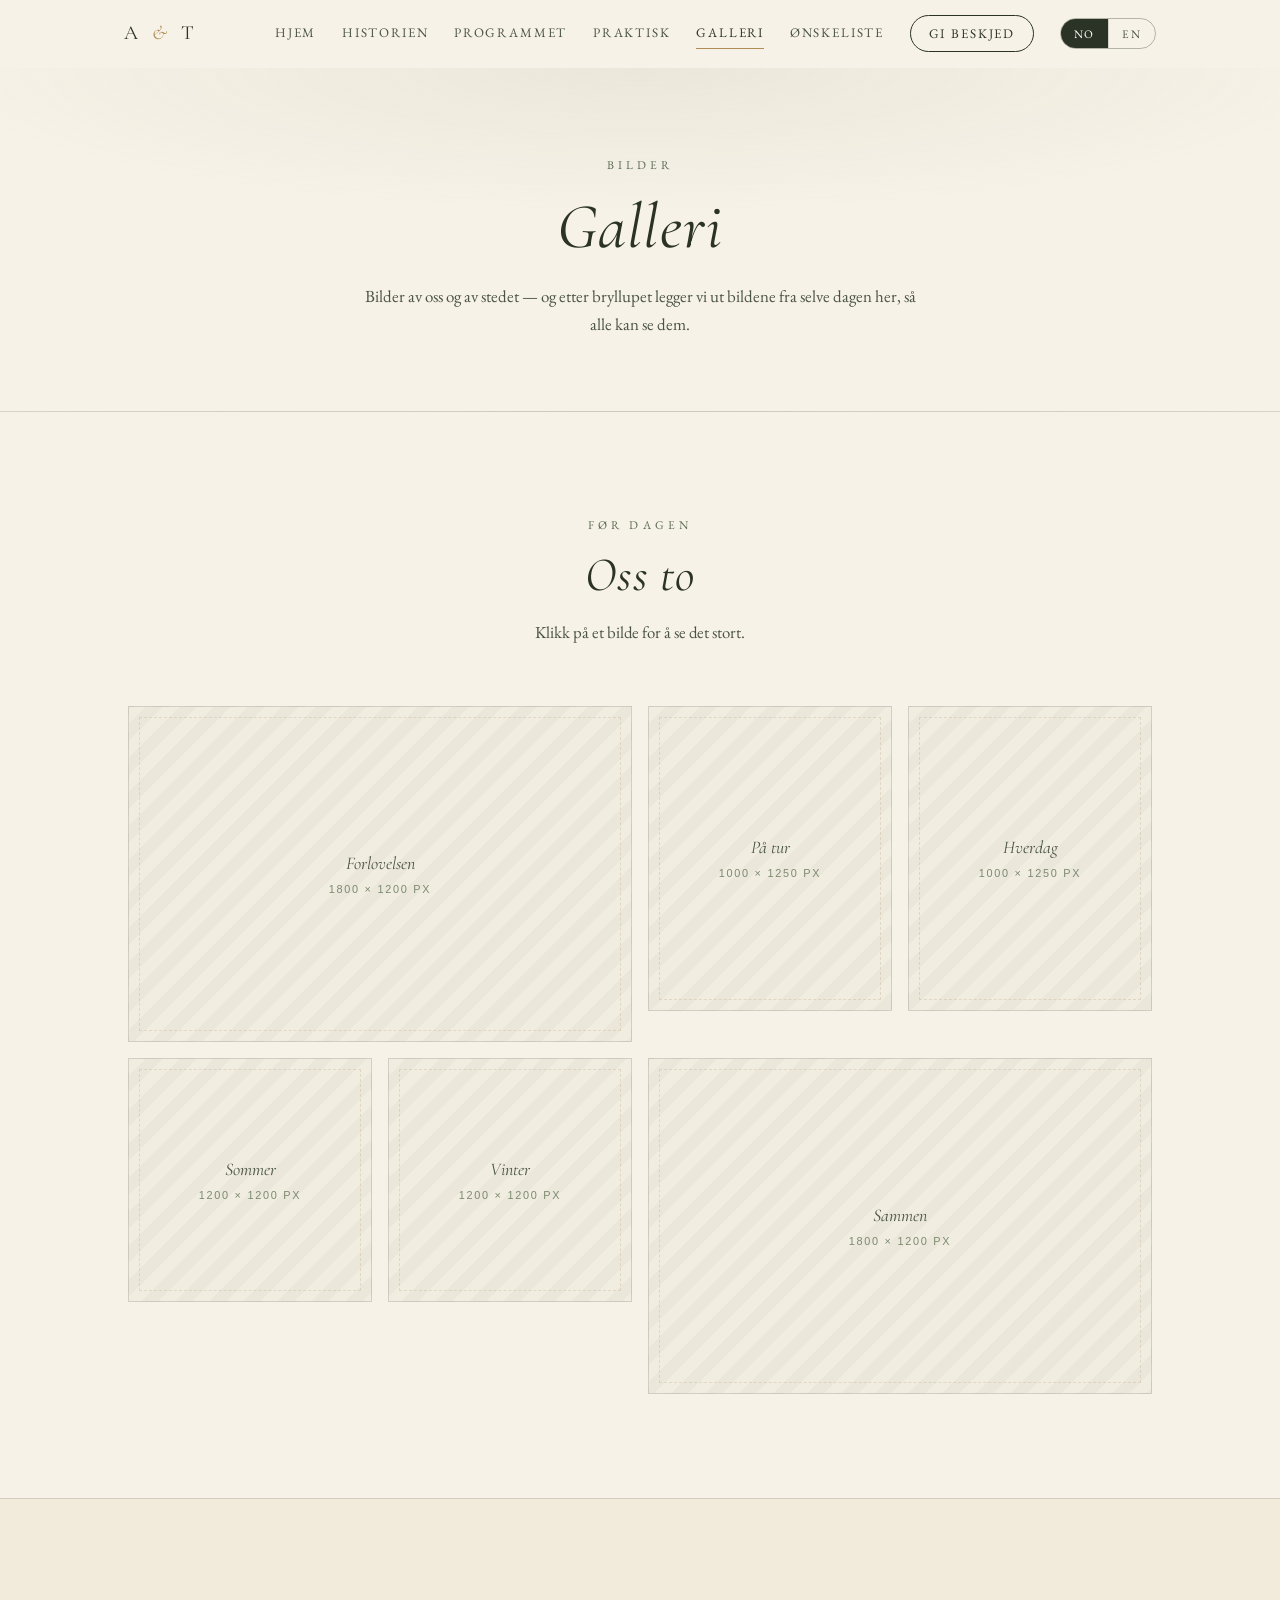
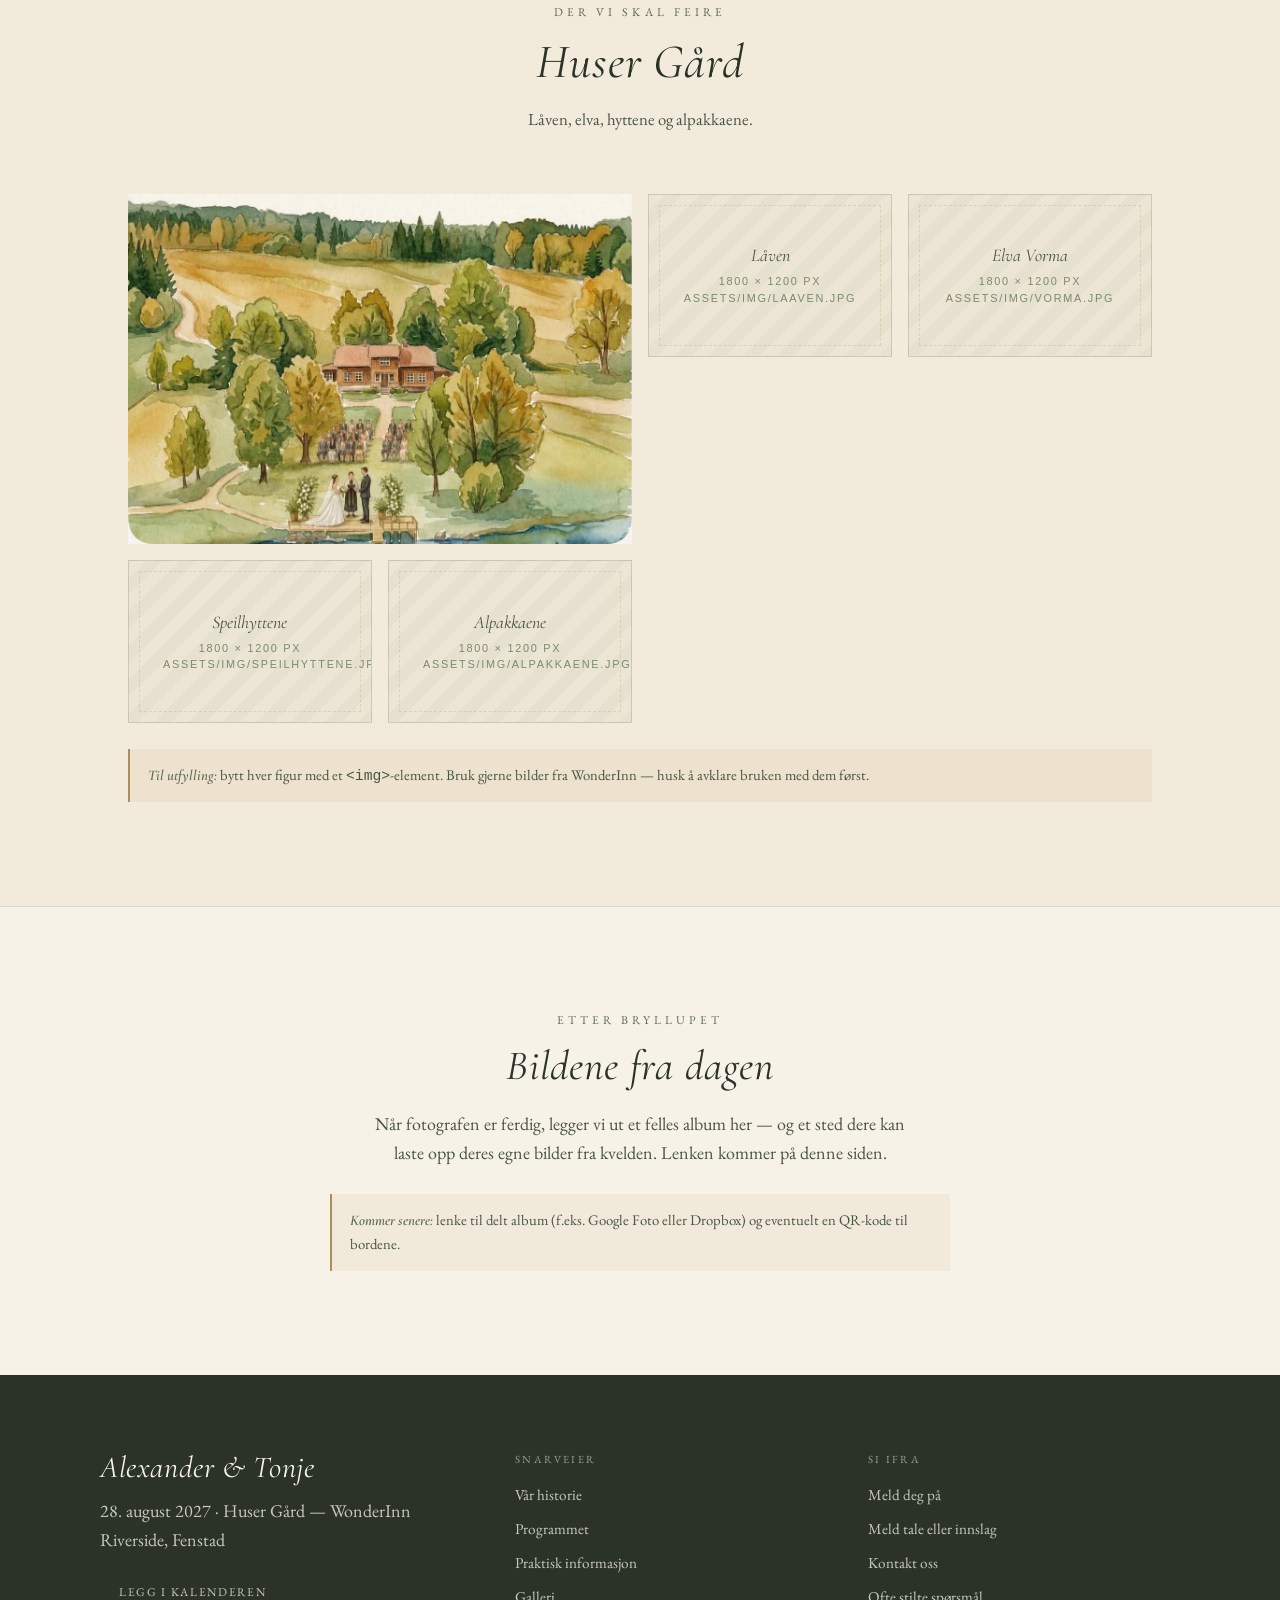
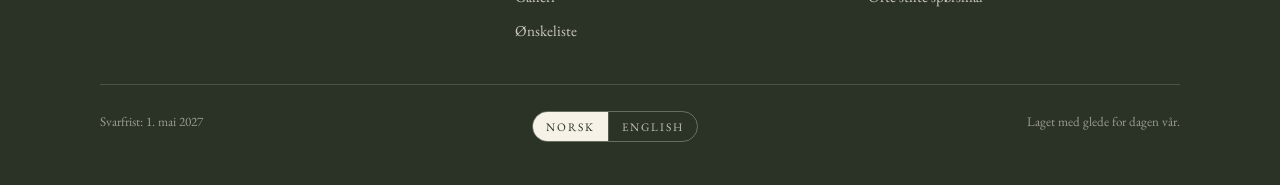
<file: galleri.html>
<!DOCTYPE html>
<html lang="no" data-lang="no" data-title-no="Galleri — Alexander &amp; Tonje" data-title-en="Gallery — Alexander &amp; Tonje">
<head>
<meta charset="UTF-8">
<meta name="viewport" content="width=device-width, initial-scale=1.0">
<title>Galleri — Alexander &amp; Tonje</title>
<meta name="description" content="Bilder av oss, av stedet, og etter hvert av selve dagen.">
<meta name="theme-color" content="#F7F2E7">
<meta property="og:type" content="website">
<meta property="og:locale" content="nb_NO">
<meta property="og:locale:alternate" content="en_GB">
<meta property="og:site_name" content="Alexander &amp; Tonje">
<meta property="og:title" content="Galleri — Alexander &amp; Tonje">
<meta property="og:description" content="Bilder av oss, av stedet, og etter hvert av selve dagen.">
<meta property="og:url" content="https://tonjeogalexander.vercel.app/galleri.html">
<meta property="og:image" content="https://tonjeogalexander.vercel.app/assets/img/og-image.jpg">
<meta property="og:image:width" content="1200">
<meta property="og:image:height" content="630">
<meta property="og:image:alt" content="Akvarell av Huser Gård med vielsen nede ved vannet">
<meta name="twitter:card" content="summary_large_image">
<link rel="canonical" href="https://tonjeogalexander.vercel.app/galleri.html">
<link rel="icon" href="assets/img/favicon.svg" type="image/svg+xml">
<link rel="preconnect" href="https://fonts.googleapis.com">
<link rel="preconnect" href="https://fonts.gstatic.com" crossorigin>
<link href="https://fonts.googleapis.com/css2?family=Cormorant+Garamond:ital,wght@0,300;0,400;0,500;0,600;1,400;1,500&family=EB+Garamond:ital,wght@0,400;0,500;0,600;1,400&display=swap" rel="stylesheet">
<link rel="stylesheet" href="assets/css/style.css">
<script>
  // Setter språk før siden tegnes, så det ikke blinker.
  (function () {
    try {
      var l = localStorage.getItem('bryllup-lang');
      if (l === 'en') {
        document.documentElement.setAttribute('data-lang', 'en');
        document.documentElement.setAttribute('lang', 'en');
      }
    } catch (e) {}
  })();
</script>
</head>
<body>

<a class="skip-link" href="#main"><span class="no">Hopp til innhold</span><span class="en">Skip to content</span></a>

<header class="site-header">
  <div class="bar">
    <a class="brand" href="index.html">A <span class="amp">&amp;</span> T</a>
    <button class="nav-toggle" type="button" aria-expanded="false" aria-controls="hovedmeny">Meny</button>
    <nav class="nav" id="hovedmeny" data-no-label="Hovedmeny" data-en-label="Main menu" aria-label="Hovedmeny">
      <a href="index.html"><span class="no">Hjem</span><span class="en">Home</span></a>
      <a href="historien.html"><span class="no">Historien</span><span class="en">Our story</span></a>
      <a href="programmet.html"><span class="no">Programmet</span><span class="en">The day</span></a>
      <a href="praktisk.html"><span class="no">Praktisk</span><span class="en">Practical</span></a>
      <a href="galleri.html"><span class="no">Galleri</span><span class="en">Gallery</span></a>
      <a href="onskeliste.html"><span class="no">Ønskeliste</span><span class="en">Gifts</span></a>
      <a class="nav-cta" href="rsvp.html"><span class="no">Gi beskjed</span><span class="en">RSVP</span></a>
      <div class="lang-switch" role="group" data-no-label="Velg språk" data-en-label="Choose language" aria-label="Velg språk">
        <button type="button" data-lang="no" aria-pressed="true">NO</button>
        <button type="button" data-lang="en" aria-pressed="false">EN</button>
      </div>
    </nav>
  </div>
</header>

<main id="main">
<div class="page-head">
  <p class="eyebrow"><span class="no">Bilder</span><span class="en">Pictures</span></p>
  <h1><span class="no">Galleri</span><span class="en">Gallery</span></h1>
  <p class="lede no">Bilder av oss og av stedet — og etter bryllupet legger vi ut bildene fra selve
    dagen her, så alle kan se dem.</p>
  <p class="lede en" lang="en">Pictures of us and of the venue — and after the wedding we will put the
    photographs from the day itself here for everyone to see.</p>
</div>

<section id="oss">
  <div class="wrap-wide">
    <div class="section-head" data-reveal>
      <p class="eyebrow"><span class="no">Før dagen</span><span class="en">Before the day</span></p>
      <h2><span class="no">Oss to</span><span class="en">The two of us</span></h2>
      <p class="lede no">Klikk på et bilde for å se det stort.</p>
      <p class="lede en" lang="en">Click a picture to see it full size.</p>
    </div>

    <div class="gallery" data-reveal>
      <div class="tile span-2">
        <button class="tile-btn" type="button" data-caption="Forlovelsen · 2026">
          <figure class="ph ph-3x2">
            <div class="ph__inner">
              <span class="ph__label"><span class="no">Forlovelsen</span><span class="en">The engagement</span></span>
              <span class="ph__spec">1800 × 1200 px</span>
            </div>
          </figure>
        </button>
      </div>
      <div class="tile">
        <button class="tile-btn" type="button" data-caption="På tur">
          <figure class="ph ph-4x5">
            <div class="ph__inner">
              <span class="ph__label"><span class="no">På tur</span><span class="en">On a trip</span></span>
              <span class="ph__spec">1000 × 1250 px</span>
            </div>
          </figure>
        </button>
      </div>
      <div class="tile">
        <button class="tile-btn" type="button" data-caption="Hverdag">
          <figure class="ph ph-4x5">
            <div class="ph__inner">
              <span class="ph__label"><span class="no">Hverdag</span><span class="en">Everyday</span></span>
              <span class="ph__spec">1000 × 1250 px</span>
            </div>
          </figure>
        </button>
      </div>
      <div class="tile">
        <button class="tile-btn" type="button" data-caption="Sommer">
          <figure class="ph ph-1x1">
            <div class="ph__inner">
              <span class="ph__label"><span class="no">Sommer</span><span class="en">Summer</span></span>
              <span class="ph__spec">1200 × 1200 px</span>
            </div>
          </figure>
        </button>
      </div>
      <div class="tile">
        <button class="tile-btn" type="button" data-caption="Vinter">
          <figure class="ph ph-1x1">
            <div class="ph__inner">
              <span class="ph__label"><span class="no">Vinter</span><span class="en">Winter</span></span>
              <span class="ph__spec">1200 × 1200 px</span>
            </div>
          </figure>
        </button>
      </div>
      <div class="tile span-2">
        <button class="tile-btn" type="button" data-caption="Sammen">
          <figure class="ph ph-3x2">
            <div class="ph__inner">
              <span class="ph__label"><span class="no">Sammen</span><span class="en">Together</span></span>
              <span class="ph__spec">1800 × 1200 px</span>
            </div>
          </figure>
        </button>
      </div>
    </div>
  </div>
</section>

<section class="tint" id="stedet">
  <div class="wrap-wide">
    <div class="section-head" data-reveal>
      <p class="eyebrow"><span class="no">Der vi skal feire</span><span class="en">Where we celebrate</span></p>
      <h2><span class="no">Huser Gård</span><span class="en">Huser Gård</span></h2>
      <p class="lede no">Låven, elva, hyttene og alpakkaene.</p>
      <p class="lede en" lang="en">The barn, the river, the cabins and the alpacas.</p>
    </div>

    <div class="gallery" data-reveal>
      <div class="tile span-2">
        <button class="tile-btn" type="button" data-caption="Akvarellen fra save the date-kortet">
          <figure style="margin:0">
            <img src="assets/img/landskap.jpg" width="1077" height="749" loading="lazy"
                 style="width:100%; height:auto; display:block;"
                 data-no-label="Akvarell av Huser Gård med vielsen nede ved vannet"
                 data-en-label="Watercolour of Huser Gård with the ceremony down by the water"
                 alt="Akvarell av Huser Gård med vielsen nede ved vannet">
          </figure>
        </button>
      </div>
      <div class="tile">
        <button class="tile-btn" type="button" data-caption="Låven">
          <figure class="ph ph-3x2">
            <div class="ph__inner"><span class="ph__label"><span class="no">Låven</span><span class="en">The barn</span></span>
              <span class="ph__spec">1800 × 1200 px<br>assets/img/laaven.jpg</span></div>
          </figure>
        </button>
      </div>
      <div class="tile">
        <button class="tile-btn" type="button" data-caption="Vorma">
          <figure class="ph ph-3x2">
            <div class="ph__inner"><span class="ph__label"><span class="no">Elva Vorma</span><span class="en">The Vorma river</span></span>
              <span class="ph__spec">1800 × 1200 px<br>assets/img/vorma.jpg</span></div>
          </figure>
        </button>
      </div>
      <div class="tile">
        <button class="tile-btn" type="button" data-caption="Speilhyttene">
          <figure class="ph ph-3x2">
            <div class="ph__inner"><span class="ph__label"><span class="no">Speilhyttene</span><span class="en">The mirror cabins</span></span>
              <span class="ph__spec">1800 × 1200 px<br>assets/img/speilhyttene.jpg</span></div>
          </figure>
        </button>
      </div>
      <div class="tile">
        <button class="tile-btn" type="button" data-caption="Alpakkaene">
          <figure class="ph ph-3x2">
            <div class="ph__inner"><span class="ph__label"><span class="no">Alpakkaene</span><span class="en">The alpacas</span></span>
              <span class="ph__spec">1800 × 1200 px<br>assets/img/alpakkaene.jpg</span></div>
          </figure>
        </button>
      </div>
    </div>

    <div class="todo-note" data-reveal>
      <div>
        <strong><span class="no">Til utfylling:</span><span class="en">To fill in:</span></strong>
        <span class="no"> bytt hver figur med et <code>&lt;img&gt;</code>-element. Bruk gjerne bilder
          fra WonderInn — husk å avklare bruken med dem først.</span>
        <span class="en"> replace each placeholder with an <code>&lt;img&gt;</code> element. Photos from
          WonderInn work well — remember to clear their use with them first.</span>
      </div>
    </div>
  </div>
</section>

<section id="etter">
  <div class="wrap center" data-reveal>
    <p class="eyebrow"><span class="no">Etter bryllupet</span><span class="en">After the wedding</span></p>
    <h2 style="font-size:clamp(1.9rem,5vw,2.6rem); font-style:italic; font-weight:400; margin:12px 0 18px;">
      <span class="no">Bildene fra dagen</span><span class="en">Photographs from the day</span>
    </h2>
    <p class="no" style="max-width:540px; margin:0 auto; color:var(--ink-soft);">
      Når fotografen er ferdig, legger vi ut et felles album her — og et sted dere kan laste opp
      deres egne bilder fra kvelden. Lenken kommer på denne siden.
    </p>
    <p class="en" lang="en" style="max-width:540px; margin:0 auto; color:var(--ink-soft);">
      Once the photographer is done we will publish a shared album here — and a place for you to
      upload your own pictures from the night. The link will appear on this page.
    </p>
    <div class="todo-note" style="max-width:620px; margin-left:auto; margin-right:auto; text-align:left;">
      <div>
        <strong><span class="no">Kommer senere:</span><span class="en">Coming later:</span></strong>
        <span class="no"> lenke til delt album (f.eks. Google Foto eller Dropbox) og eventuelt en QR-kode
          til bordene.</span>
        <span class="en"> a link to a shared album (Google Photos or Dropbox, say) and perhaps a QR code
          for the tables.</span>
      </div>
    </div>
  </div>
</section>

<!-- Lightbox -->
<div class="lightbox" role="dialog" aria-modal="true" data-no-label="Bildevisning" data-en-label="Image viewer" aria-label="Bildevisning">
  <button class="lb-close" type="button" data-no-label="Lukk" data-en-label="Close" aria-label="Lukk">&times;</button>
  <div data-lb-body></div>
  <div class="lb-caption"></div>
</div>
</main>

<footer class="site-footer">
  <div class="footer-top">
    <div>
      <h3>Alexander &amp; Tonje</h3>
      <p class="no">28. august 2027 · Huser Gård — WonderInn Riverside, Fenstad</p>
      <p class="en" lang="en">28 August 2027 · Huser Gård — WonderInn Riverside, Fenstad, Norway</p>
      <p style="margin-top:16px">
        <a class="btn btn-sm" href="#" data-calendar>
          <span class="no">Legg i kalenderen</span><span class="en">Add to calendar</span>
        </a>
      </p>
    </div>
    <div>
      <div class="col-title"><span class="no">Snarveier</span><span class="en">Shortcuts</span></div>
      <ul>
        <li><a href="historien.html"><span class="no">Vår historie</span><span class="en">Our story</span></a></li>
        <li><a href="programmet.html"><span class="no">Programmet</span><span class="en">The programme</span></a></li>
        <li><a href="praktisk.html"><span class="no">Praktisk informasjon</span><span class="en">Practical information</span></a></li>
        <li><a href="galleri.html"><span class="no">Galleri</span><span class="en">Gallery</span></a></li>
        <li><a href="onskeliste.html"><span class="no">Ønskeliste</span><span class="en">Gift list</span></a></li>
      </ul>
    </div>
    <div>
      <div class="col-title"><span class="no">Si ifra</span><span class="en">Get in touch</span></div>
      <ul>
        <li><a href="rsvp.html"><span class="no">Meld deg på</span><span class="en">RSVP</span></a></li>
        <li><a href="tale.html"><span class="no">Meld tale eller innslag</span><span class="en">Speeches &amp; surprises</span></a></li>
        <li><a href="kontakt.html"><span class="no">Kontakt oss</span><span class="en">Contact us</span></a></li>
        <li><a href="praktisk.html#faq"><span class="no">Ofte stilte spørsmål</span><span class="en">Frequently asked questions</span></a></li>
      </ul>
    </div>
  </div>
  <div class="footer-bottom">
    <div>
      <span class="no">Svarfrist: </span><span class="en">RSVP by </span>
      <span data-cfg="rsvpDeadline">1. mai 2027</span>
    </div>
    <div class="lang-switch" role="group" data-no-label="Velg språk" data-en-label="Choose language" aria-label="Velg språk">
      <button type="button" data-lang="no" aria-pressed="true">Norsk</button>
      <button type="button" data-lang="en" aria-pressed="false">English</button>
    </div>
    <div>
      <span class="no">Laget med glede for dagen vår.</span>
      <span class="en">Made with joy for our day.</span>
    </div>
  </div>
</footer>

<script src="assets/js/config.js"></script>
<script src="assets/js/main.js"></script>

</body>
</html>
</file>
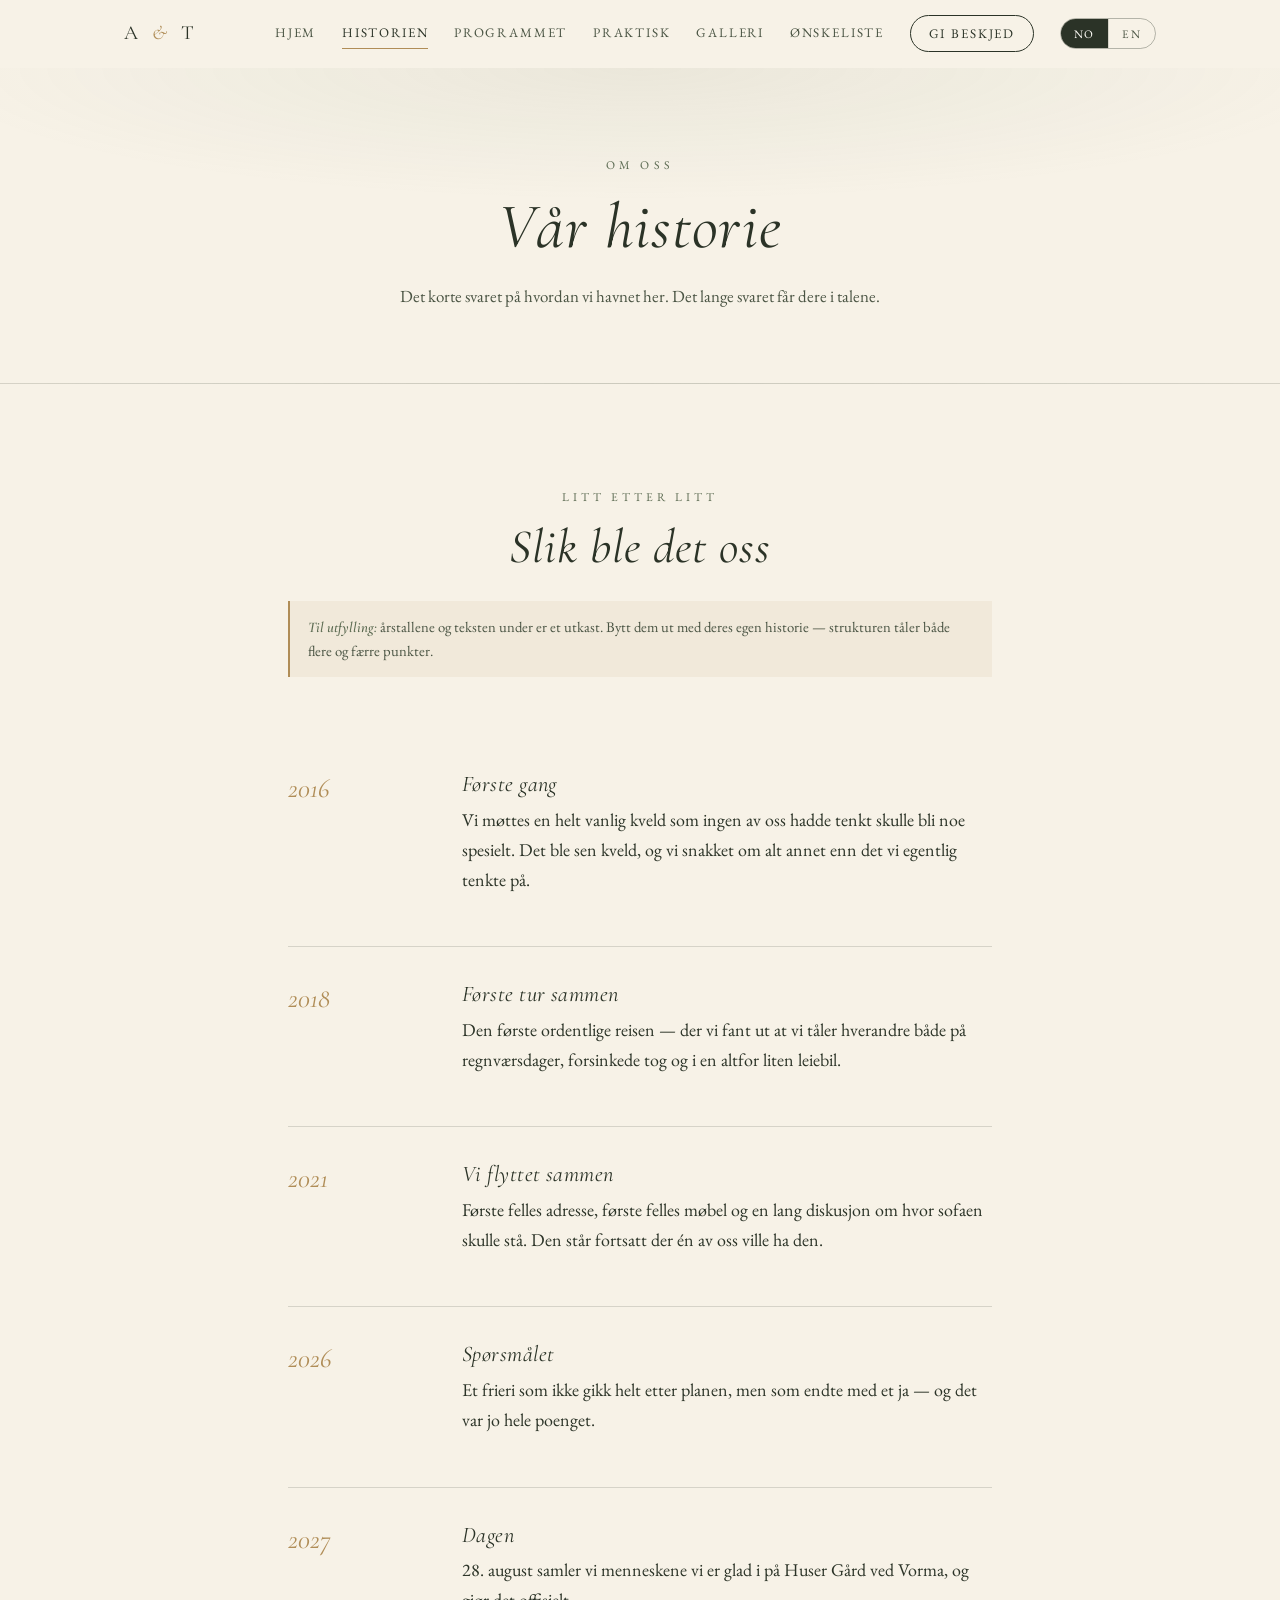
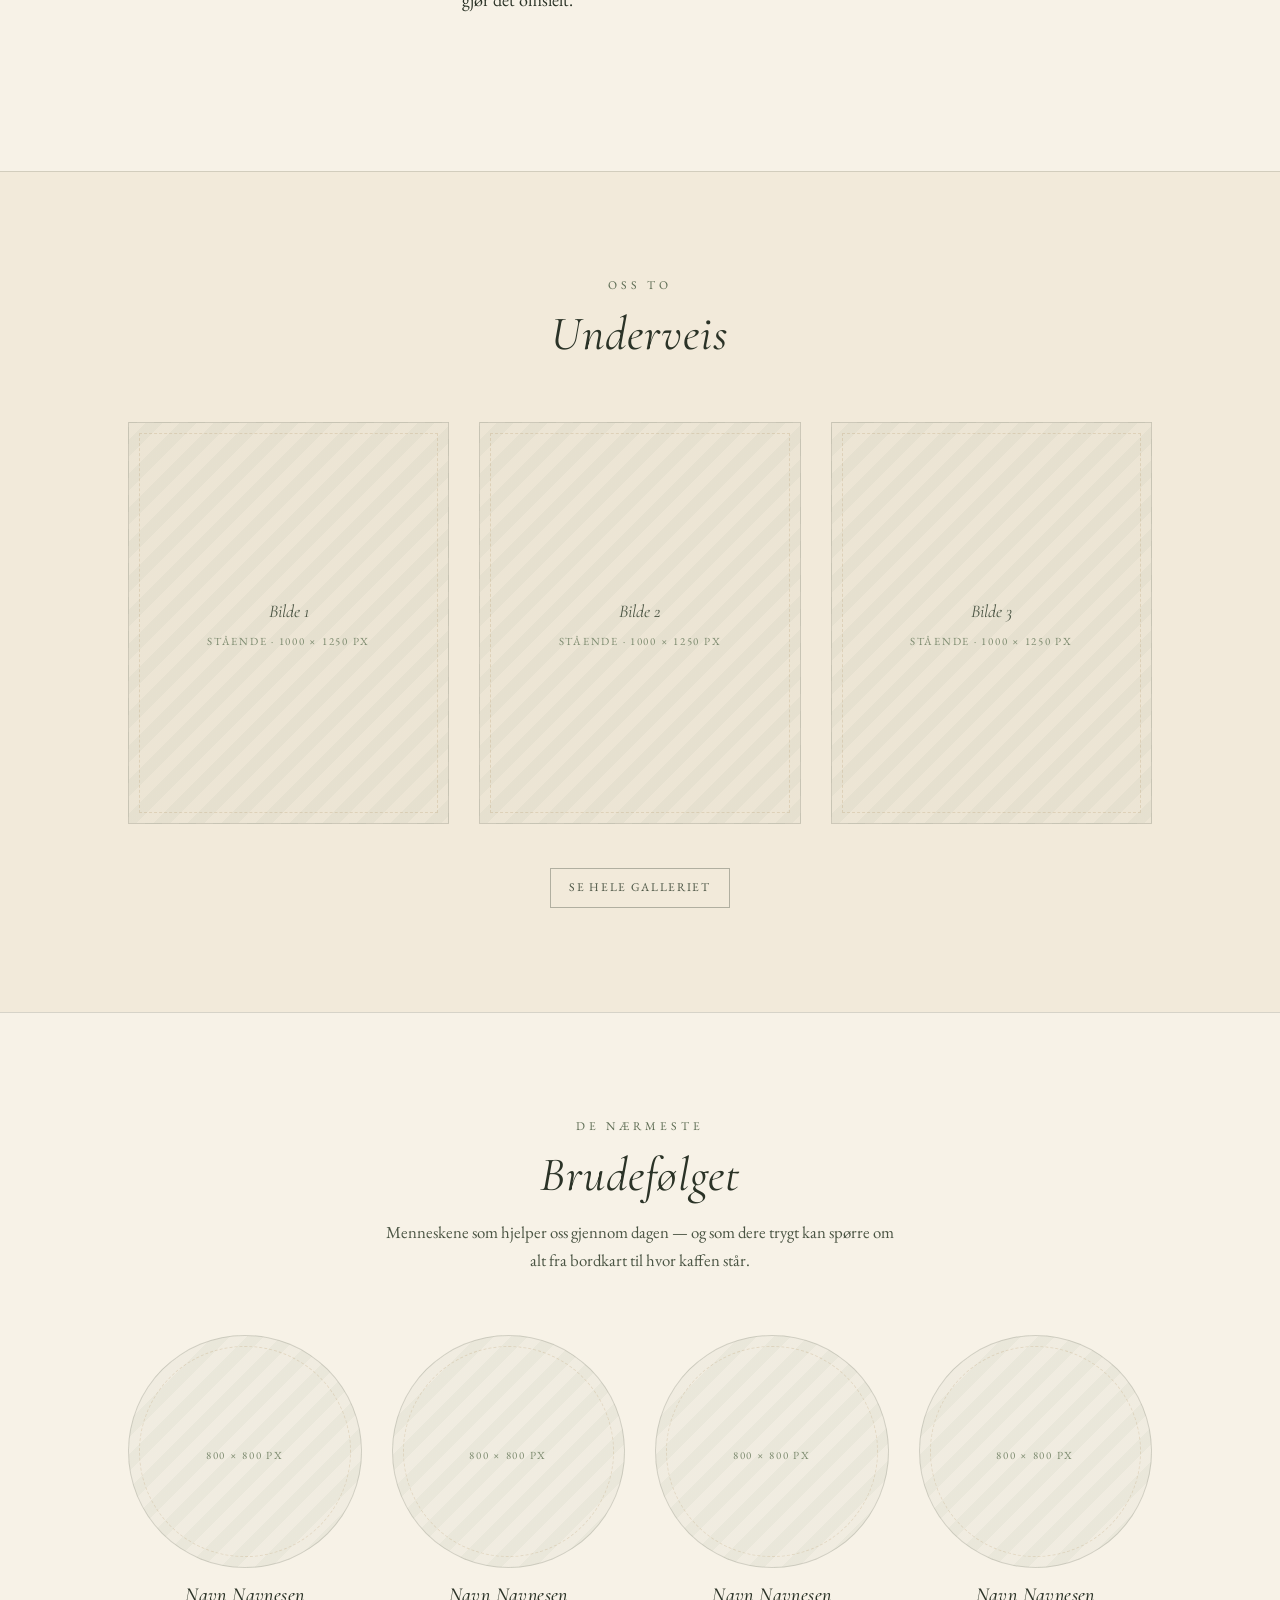
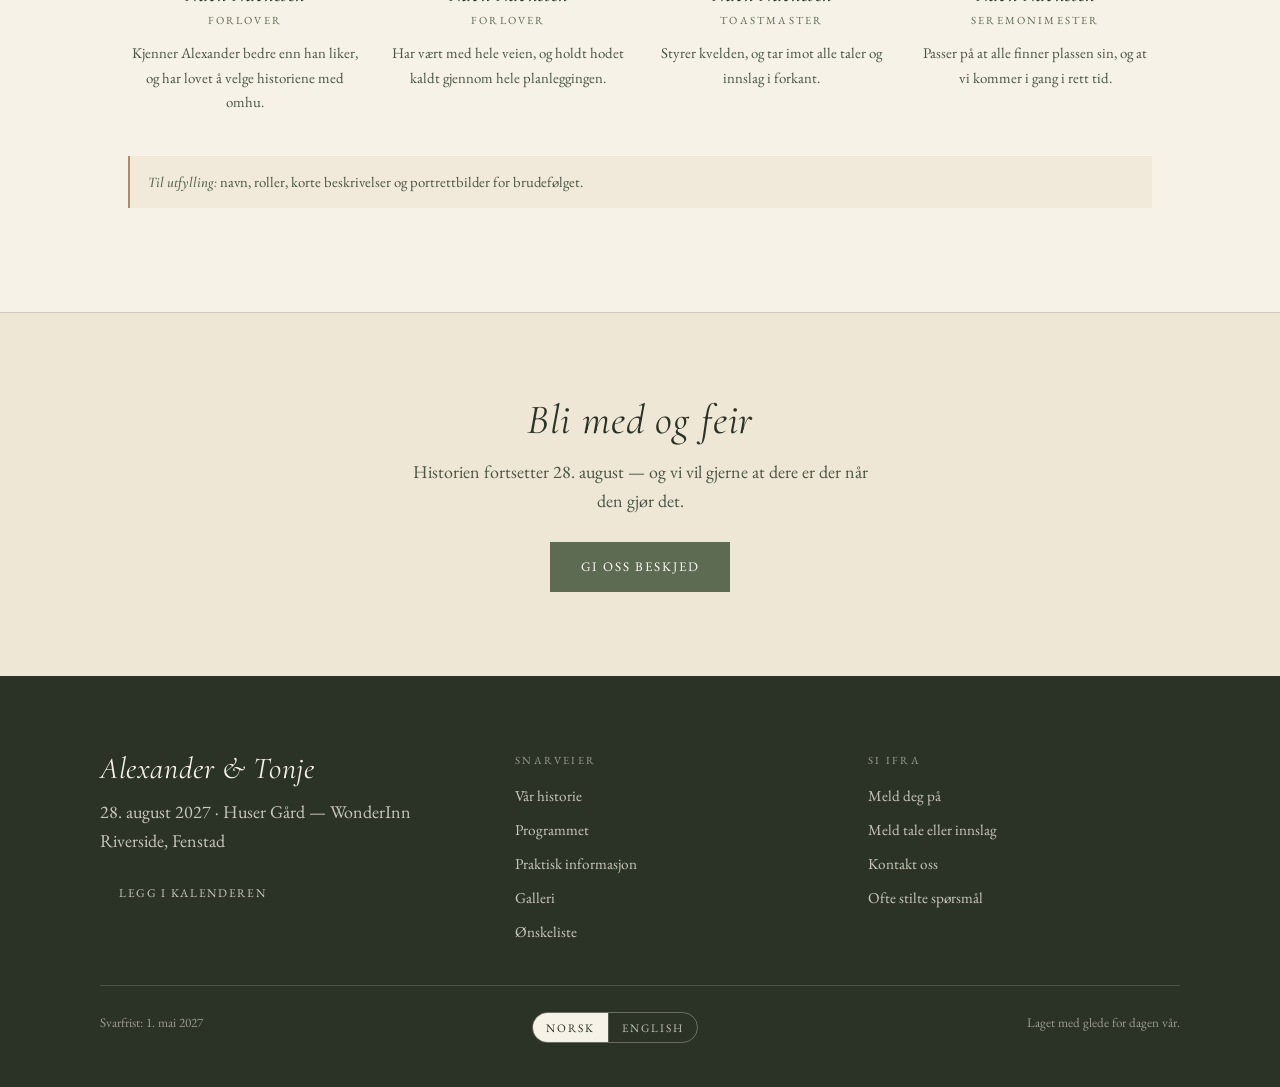
<file: historien.html>
<!DOCTYPE html>
<html lang="no" data-lang="no" data-title-no="Vår historie — Alexander &amp; Tonje" data-title-en="Our story — Alexander &amp; Tonje">
<head>
<meta charset="UTF-8">
<meta name="viewport" content="width=device-width, initial-scale=1.0">
<title>Vår historie — Alexander &amp; Tonje</title>
<meta name="description" content="Hvordan det begynte, hvordan det gikk, og menneskene som står ved vår side på dagen.">
<meta name="theme-color" content="#F7F2E7">
<meta property="og:type" content="website">
<meta property="og:locale" content="nb_NO">
<meta property="og:locale:alternate" content="en_GB">
<meta property="og:site_name" content="Alexander &amp; Tonje">
<meta property="og:title" content="Vår historie — Alexander &amp; Tonje">
<meta property="og:description" content="Hvordan det begynte, hvordan det gikk, og menneskene som står ved vår side på dagen.">
<meta property="og:url" content="https://tonjeogalexander.vercel.app/historien.html">
<meta property="og:image" content="https://tonjeogalexander.vercel.app/assets/img/og-image.jpg">
<meta property="og:image:width" content="1200">
<meta property="og:image:height" content="630">
<meta property="og:image:alt" content="Akvarell av Huser Gård med vielsen nede ved vannet">
<meta name="twitter:card" content="summary_large_image">
<link rel="canonical" href="https://tonjeogalexander.vercel.app/historien.html">
<link rel="icon" href="assets/img/favicon.svg" type="image/svg+xml">
<link rel="preconnect" href="https://fonts.googleapis.com">
<link rel="preconnect" href="https://fonts.gstatic.com" crossorigin>
<link href="https://fonts.googleapis.com/css2?family=Cormorant+Garamond:ital,wght@0,300;0,400;0,500;0,600;1,400;1,500&family=EB+Garamond:ital,wght@0,400;0,500;0,600;1,400&display=swap" rel="stylesheet">
<link rel="stylesheet" href="assets/css/style.css">
<script>
  // Setter språk før siden tegnes, så det ikke blinker.
  (function () {
    try {
      var l = localStorage.getItem('bryllup-lang');
      if (l === 'en') {
        document.documentElement.setAttribute('data-lang', 'en');
        document.documentElement.setAttribute('lang', 'en');
      }
    } catch (e) {}
  })();
</script>
</head>
<body>

<a class="skip-link" href="#main"><span class="no">Hopp til innhold</span><span class="en">Skip to content</span></a>

<header class="site-header">
  <div class="bar">
    <a class="brand" href="index.html">A <span class="amp">&amp;</span> T</a>
    <button class="nav-toggle" type="button" aria-expanded="false" aria-controls="hovedmeny">Meny</button>
    <nav class="nav" id="hovedmeny" data-no-label="Hovedmeny" data-en-label="Main menu" aria-label="Hovedmeny">
      <a href="index.html"><span class="no">Hjem</span><span class="en">Home</span></a>
      <a href="historien.html"><span class="no">Historien</span><span class="en">Our story</span></a>
      <a href="programmet.html"><span class="no">Programmet</span><span class="en">The day</span></a>
      <a href="praktisk.html"><span class="no">Praktisk</span><span class="en">Practical</span></a>
      <a href="galleri.html"><span class="no">Galleri</span><span class="en">Gallery</span></a>
      <a href="onskeliste.html"><span class="no">Ønskeliste</span><span class="en">Gifts</span></a>
      <a class="nav-cta" href="rsvp.html"><span class="no">Gi beskjed</span><span class="en">RSVP</span></a>
      <div class="lang-switch" role="group" data-no-label="Velg språk" data-en-label="Choose language" aria-label="Velg språk">
        <button type="button" data-lang="no" aria-pressed="true">NO</button>
        <button type="button" data-lang="en" aria-pressed="false">EN</button>
      </div>
    </nav>
  </div>
</header>

<main id="main">
<div class="page-head">
  <p class="eyebrow"><span class="no">Om oss</span><span class="en">About us</span></p>
  <h1><span class="no">Vår historie</span><span class="en">Our story</span></h1>
  <p class="lede no">Det korte svaret på hvordan vi havnet her. Det lange svaret får dere i talene.</p>
  <p class="lede en" lang="en">The short answer to how we ended up here. The long one comes with the speeches.</p>
</div>

<section id="tidslinjen">
  <div class="wrap">
    <div class="section-head" data-reveal>
      <p class="eyebrow"><span class="no">Litt etter litt</span><span class="en">Little by little</span></p>
      <h2><span class="no">Slik ble det oss</span><span class="en">How we became us</span></h2>
      <div class="todo-note" style="text-align:left">
        <div>
          <strong><span class="no">Til utfylling:</span><span class="en">To fill in:</span></strong>
          <span class="no"> årstallene og teksten under er et utkast. Bytt dem ut med deres egen historie —
            strukturen tåler både flere og færre punkter.</span>
          <span class="en"> the years and text below are a draft. Replace them with your own story —
            the layout works with more or fewer entries.</span>
        </div>
      </div>
    </div>

    <div data-reveal>
      <div class="story-item">
        <div class="year">2016</div>
        <div>
          <h3><span class="no">Første gang</span><span class="en">The first time</span></h3>
          <p class="no">Vi møttes en helt vanlig kveld som ingen av oss hadde tenkt skulle bli noe
            spesielt. Det ble sen kveld, og vi snakket om alt annet enn det vi egentlig tenkte på.</p>
          <p class="en" lang="en">We met on an ordinary evening neither of us expected anything from.
            It turned late, and we talked about everything except what we were actually thinking.</p>
        </div>
      </div>
      <div class="story-item">
        <div class="year">2018</div>
        <div>
          <h3><span class="no">Første tur sammen</span><span class="en">Our first trip</span></h3>
          <p class="no">Den første ordentlige reisen — der vi fant ut at vi tåler hverandre både på
            regnværsdager, forsinkede tog og i en altfor liten leiebil.</p>
          <p class="en" lang="en">Our first real journey — where we discovered we can put up with each
            other through rainy days, delayed trains and a far too small rental car.</p>
        </div>
      </div>
      <div class="story-item">
        <div class="year">2021</div>
        <div>
          <h3><span class="no">Vi flyttet sammen</span><span class="en">Moving in together</span></h3>
          <p class="no">Første felles adresse, første felles møbel og en lang diskusjon om hvor
            sofaen skulle stå. Den står fortsatt der én av oss ville ha den.</p>
          <p class="en" lang="en">A first shared address, a first shared piece of furniture and a long
            debate about where the sofa should go. It still stands where one of us wanted it.</p>
        </div>
      </div>
      <div class="story-item">
        <div class="year">2026</div>
        <div>
          <h3><span class="no">Spørsmålet</span><span class="en">The question</span></h3>
          <p class="no">Et frieri som ikke gikk helt etter planen, men som endte med et ja — og det
            var jo hele poenget.</p>
          <p class="en" lang="en">A proposal that did not quite go to plan, but ended in a yes — which
            was the whole point.</p>
        </div>
      </div>
      <div class="story-item">
        <div class="year">2027</div>
        <div>
          <h3><span class="no">Dagen</span><span class="en">The day</span></h3>
          <p class="no">28. august samler vi menneskene vi er glad i på Huser Gård ved Vorma, og gjør
            det offisielt.</p>
          <p class="en" lang="en">On 28 August we gather the people we love at Huser Gård by the Vorma
            river and make it official.</p>
        </div>
      </div>
    </div>
  </div>
</section>

<section class="tint" id="bilder-av-oss">
  <div class="wrap-wide">
    <div class="section-head" data-reveal>
      <p class="eyebrow"><span class="no">Oss to</span><span class="en">The two of us</span></p>
      <h2><span class="no">Underveis</span><span class="en">Along the way</span></h2>
    </div>
    <div class="grid grid-3" data-reveal>
      <figure class="ph ph-4x5">
        <div class="ph__inner">
          <span class="ph__label"><span class="no">Bilde 1</span><span class="en">Photo 1</span></span>
          <span class="ph__spec">
            <span class="no">Stående · 1000 × 1250 px</span><span class="en">Portrait · 1000 × 1250 px</span>
          </span>
        </div>
      </figure>
      <figure class="ph ph-4x5">
        <div class="ph__inner">
          <span class="ph__label"><span class="no">Bilde 2</span><span class="en">Photo 2</span></span>
          <span class="ph__spec">
            <span class="no">Stående · 1000 × 1250 px</span><span class="en">Portrait · 1000 × 1250 px</span>
          </span>
        </div>
      </figure>
      <figure class="ph ph-4x5">
        <div class="ph__inner">
          <span class="ph__label"><span class="no">Bilde 3</span><span class="en">Photo 3</span></span>
          <span class="ph__spec">
            <span class="no">Stående · 1000 × 1250 px</span><span class="en">Portrait · 1000 × 1250 px</span>
          </span>
        </div>
      </figure>
    </div>
    <p class="center mt-l" data-reveal>
      <a class="btn btn-ghost btn-sm" href="galleri.html">
        <span class="no">Se hele galleriet</span><span class="en">See the whole gallery</span>
      </a>
    </p>
  </div>
</section>

<section id="brudefolget">
  <div class="wrap-wide">
    <div class="section-head" data-reveal>
      <p class="eyebrow"><span class="no">De nærmeste</span><span class="en">Our closest</span></p>
      <h2><span class="no">Brudefølget</span><span class="en">The wedding party</span></h2>
      <p class="lede no">Menneskene som hjelper oss gjennom dagen — og som dere trygt kan spørre om
        alt fra bordkart til hvor kaffen står.</p>
      <p class="lede en" lang="en">The people who carry us through the day — ask them about anything
        from the seating plan to where the coffee is.</p>
    </div>

    <div class="grid grid-4" data-reveal>
      <div class="person">
        <figure class="ph ph-1x1 ph-round">
          <div class="ph__inner"><span class="ph__spec">800 × 800 px</span></div>
        </figure>
        <h4><span class="no">Navn Navnesen</span><span class="en">Name Surname</span></h4>
        <p class="role"><span class="no">Forlover</span><span class="en">Best man</span></p>
        <p class="no">Kjenner Alexander bedre enn han liker, og har lovet å velge historiene med omhu.</p>
        <p class="en" lang="en">Knows Alexander better than he would like, and has promised to choose
          his stories carefully.</p>
      </div>
      <div class="person">
        <figure class="ph ph-1x1 ph-round">
          <div class="ph__inner"><span class="ph__spec">800 × 800 px</span></div>
        </figure>
        <h4><span class="no">Navn Navnesen</span><span class="en">Name Surname</span></h4>
        <p class="role"><span class="no">Forlover</span><span class="en">Maid of honour</span></p>
        <p class="no">Har vært med hele veien, og holdt hodet kaldt gjennom hele planleggingen.</p>
        <p class="en" lang="en">Has been there the whole way, and kept a cool head throughout the planning.</p>
      </div>
      <div class="person">
        <figure class="ph ph-1x1 ph-round">
          <div class="ph__inner"><span class="ph__spec">800 × 800 px</span></div>
        </figure>
        <h4><span class="no">Navn Navnesen</span><span class="en">Name Surname</span></h4>
        <p class="role"><span class="no">Toastmaster</span><span class="en">Toastmaster</span></p>
        <p class="no">Styrer kvelden, og tar imot alle taler og innslag i forkant.</p>
        <p class="en" lang="en">Runs the evening, and takes all speeches and surprises in advance.</p>
      </div>
      <div class="person">
        <figure class="ph ph-1x1 ph-round">
          <div class="ph__inner"><span class="ph__spec">800 × 800 px</span></div>
        </figure>
        <h4><span class="no">Navn Navnesen</span><span class="en">Name Surname</span></h4>
        <p class="role"><span class="no">Seremonimester</span><span class="en">Ceremony host</span></p>
        <p class="no">Passer på at alle finner plassen sin, og at vi kommer i gang i rett tid.</p>
        <p class="en" lang="en">Makes sure everyone finds their seat and that we start on time.</p>
      </div>
    </div>

    <div class="todo-note" data-reveal>
      <div>
        <strong><span class="no">Til utfylling:</span><span class="en">To fill in:</span></strong>
        <span class="no"> navn, roller, korte beskrivelser og portrettbilder for brudefølget.</span>
        <span class="en"> names, roles, short descriptions and portraits for the wedding party.</span>
      </div>
    </div>
  </div>
</section>

<div class="cta-band">
  <h2><span class="no">Bli med og feir</span><span class="en">Come celebrate</span></h2>
  <p class="no">Historien fortsetter 28. august — og vi vil gjerne at dere er der når den gjør det.</p>
  <p class="en" lang="en">The story continues on 28 August — and we would love you there when it does.</p>
  <a class="btn btn-primary" href="rsvp.html"><span class="no">Gi oss beskjed</span><span class="en">RSVP now</span></a>
</div>
</main>

<footer class="site-footer">
  <div class="footer-top">
    <div>
      <h3>Alexander &amp; Tonje</h3>
      <p class="no">28. august 2027 · Huser Gård — WonderInn Riverside, Fenstad</p>
      <p class="en" lang="en">28 August 2027 · Huser Gård — WonderInn Riverside, Fenstad, Norway</p>
      <p style="margin-top:16px">
        <a class="btn btn-sm" href="#" data-calendar>
          <span class="no">Legg i kalenderen</span><span class="en">Add to calendar</span>
        </a>
      </p>
    </div>
    <div>
      <div class="col-title"><span class="no">Snarveier</span><span class="en">Shortcuts</span></div>
      <ul>
        <li><a href="historien.html"><span class="no">Vår historie</span><span class="en">Our story</span></a></li>
        <li><a href="programmet.html"><span class="no">Programmet</span><span class="en">The programme</span></a></li>
        <li><a href="praktisk.html"><span class="no">Praktisk informasjon</span><span class="en">Practical information</span></a></li>
        <li><a href="galleri.html"><span class="no">Galleri</span><span class="en">Gallery</span></a></li>
        <li><a href="onskeliste.html"><span class="no">Ønskeliste</span><span class="en">Gift list</span></a></li>
      </ul>
    </div>
    <div>
      <div class="col-title"><span class="no">Si ifra</span><span class="en">Get in touch</span></div>
      <ul>
        <li><a href="rsvp.html"><span class="no">Meld deg på</span><span class="en">RSVP</span></a></li>
        <li><a href="tale.html"><span class="no">Meld tale eller innslag</span><span class="en">Speeches &amp; surprises</span></a></li>
        <li><a href="kontakt.html"><span class="no">Kontakt oss</span><span class="en">Contact us</span></a></li>
        <li><a href="praktisk.html#faq"><span class="no">Ofte stilte spørsmål</span><span class="en">Frequently asked questions</span></a></li>
      </ul>
    </div>
  </div>
  <div class="footer-bottom">
    <div>
      <span class="no">Svarfrist: </span><span class="en">RSVP by </span>
      <span data-cfg="rsvpDeadline">1. mai 2027</span>
    </div>
    <div class="lang-switch" role="group" data-no-label="Velg språk" data-en-label="Choose language" aria-label="Velg språk">
      <button type="button" data-lang="no" aria-pressed="true">Norsk</button>
      <button type="button" data-lang="en" aria-pressed="false">English</button>
    </div>
    <div>
      <span class="no">Laget med glede for dagen vår.</span>
      <span class="en">Made with joy for our day.</span>
    </div>
  </div>
</footer>

<script src="assets/js/config.js"></script>
<script src="assets/js/main.js"></script>

</body>
</html>
</file>
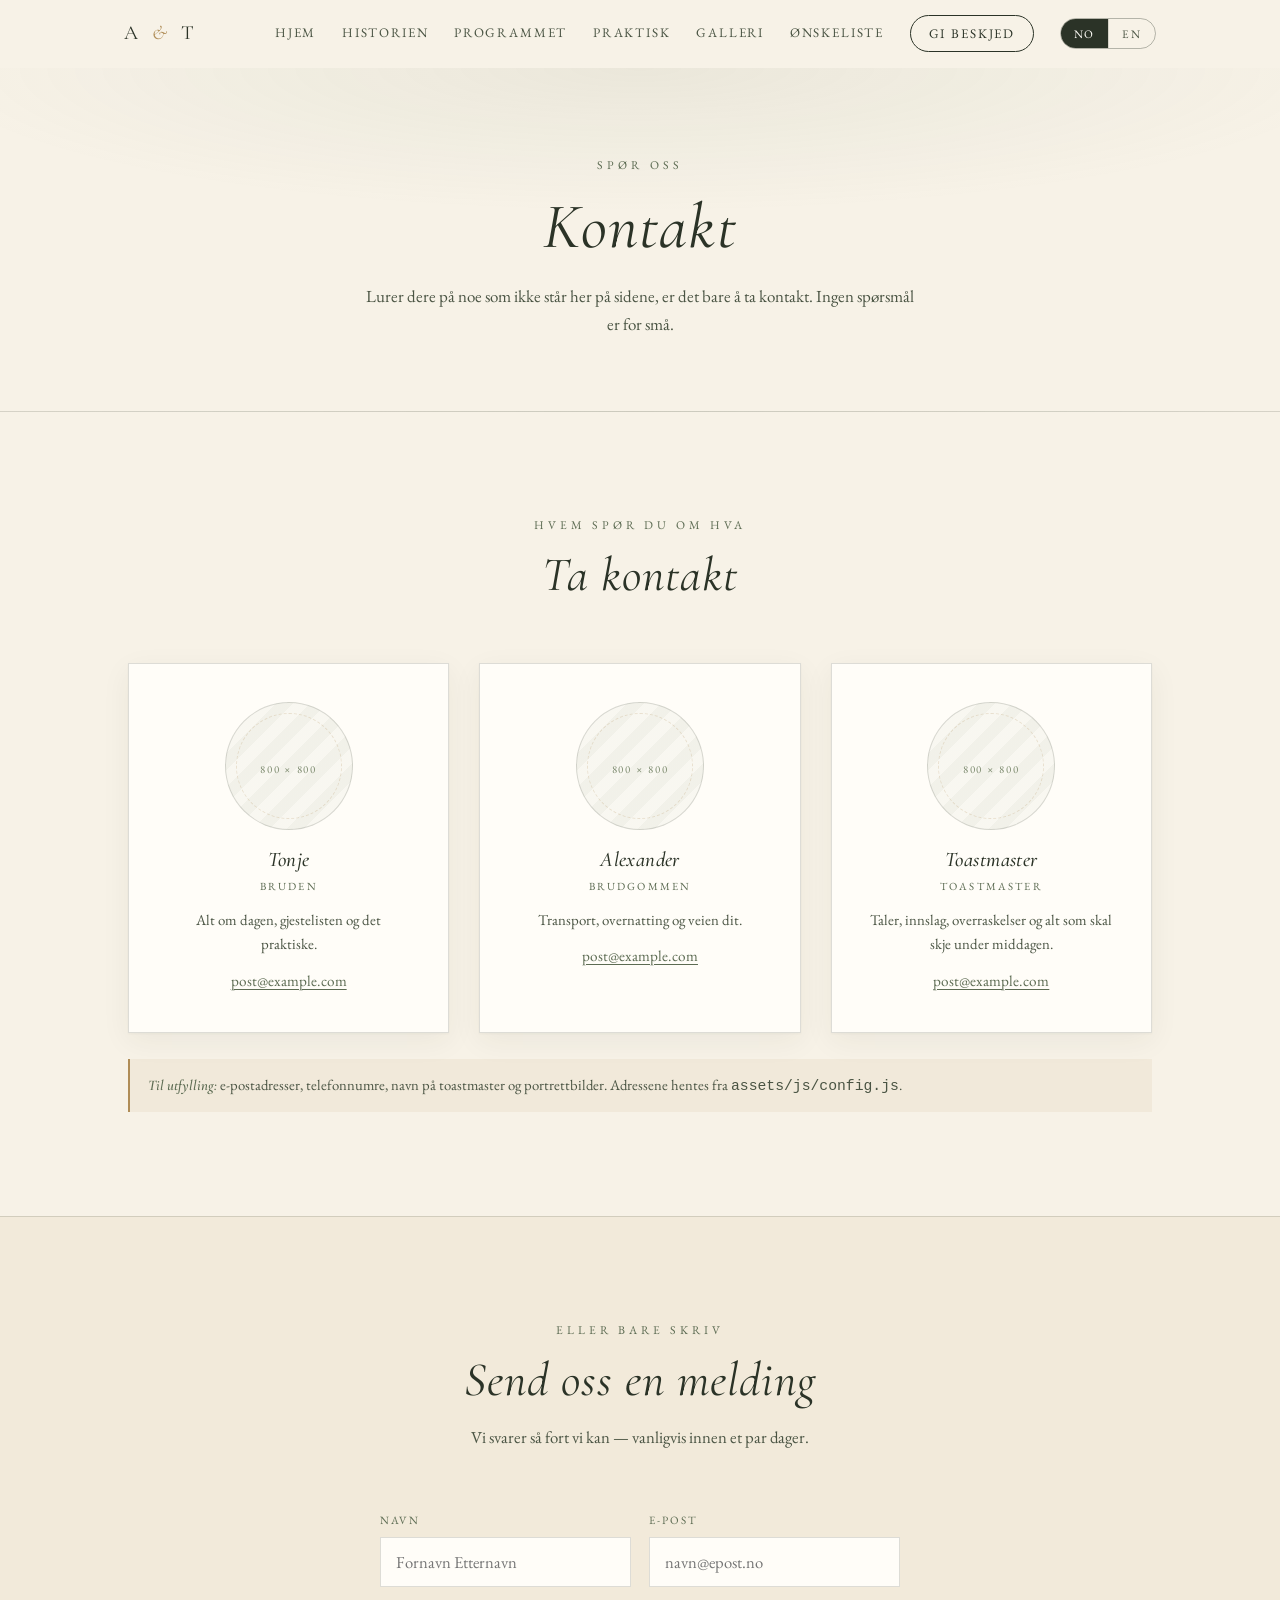
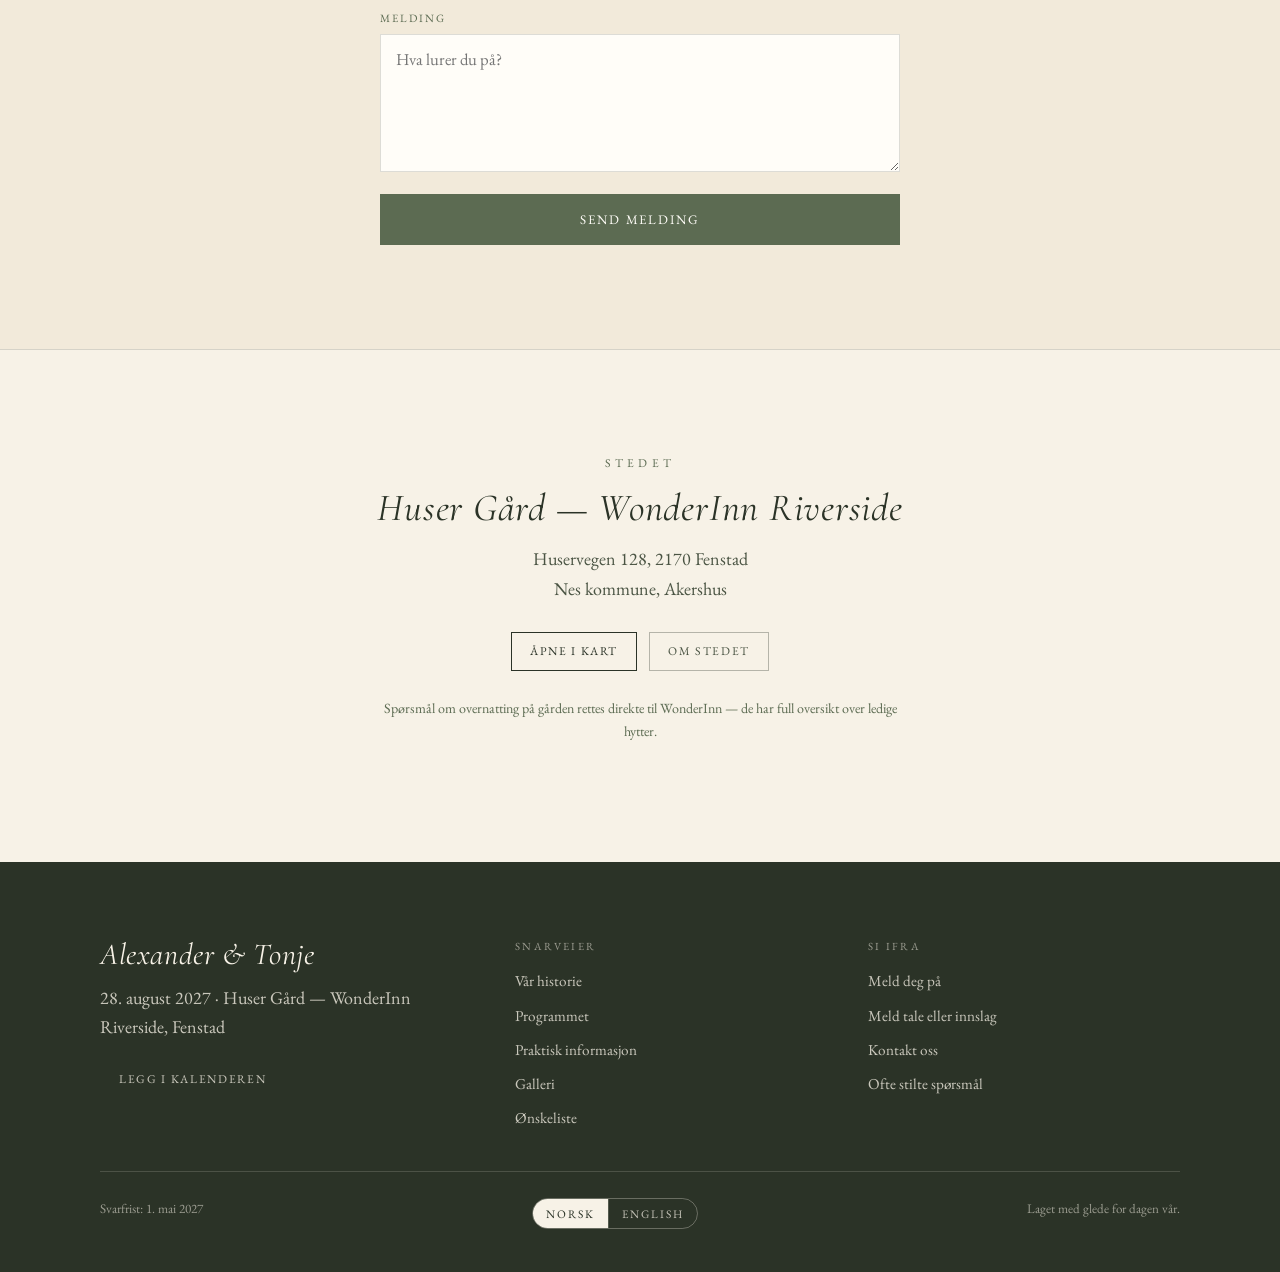
<file: kontakt.html>
<!DOCTYPE html>
<html lang="no" data-lang="no" data-title-no="Kontakt — Alexander &amp; Tonje" data-title-en="Contact — Alexander &amp; Tonje">
<head>
<meta charset="UTF-8">
<meta name="viewport" content="width=device-width, initial-scale=1.0">
<title>Kontakt — Alexander &amp; Tonje</title>
<meta name="description" content="Ta kontakt med brudeparet, forloverne eller toastmasteren.">
<meta name="theme-color" content="#F7F2E7">
<meta property="og:type" content="website">
<meta property="og:locale" content="nb_NO">
<meta property="og:locale:alternate" content="en_GB">
<meta property="og:site_name" content="Alexander &amp; Tonje">
<meta property="og:title" content="Kontakt — Alexander &amp; Tonje">
<meta property="og:description" content="Ta kontakt med brudeparet, forloverne eller toastmasteren.">
<meta property="og:url" content="https://tonjeogalexander.vercel.app/kontakt.html">
<meta property="og:image" content="https://tonjeogalexander.vercel.app/assets/img/og-image.jpg">
<meta property="og:image:width" content="1200">
<meta property="og:image:height" content="630">
<meta property="og:image:alt" content="Akvarell av Huser Gård med vielsen nede ved vannet">
<meta name="twitter:card" content="summary_large_image">
<link rel="canonical" href="https://tonjeogalexander.vercel.app/kontakt.html">
<link rel="icon" href="assets/img/favicon.svg" type="image/svg+xml">
<link rel="preconnect" href="https://fonts.googleapis.com">
<link rel="preconnect" href="https://fonts.gstatic.com" crossorigin>
<link href="https://fonts.googleapis.com/css2?family=Cormorant+Garamond:ital,wght@0,300;0,400;0,500;0,600;1,400;1,500&family=EB+Garamond:ital,wght@0,400;0,500;0,600;1,400&display=swap" rel="stylesheet">
<link rel="stylesheet" href="assets/css/style.css">
<script>
  // Setter språk før siden tegnes, så det ikke blinker.
  (function () {
    try {
      var l = localStorage.getItem('bryllup-lang');
      if (l === 'en') {
        document.documentElement.setAttribute('data-lang', 'en');
        document.documentElement.setAttribute('lang', 'en');
      }
    } catch (e) {}
  })();
</script>
</head>
<body>

<a class="skip-link" href="#main"><span class="no">Hopp til innhold</span><span class="en">Skip to content</span></a>

<header class="site-header">
  <div class="bar">
    <a class="brand" href="index.html">A <span class="amp">&amp;</span> T</a>
    <button class="nav-toggle" type="button" aria-expanded="false" aria-controls="hovedmeny">Meny</button>
    <nav class="nav" id="hovedmeny" data-no-label="Hovedmeny" data-en-label="Main menu" aria-label="Hovedmeny">
      <a href="index.html"><span class="no">Hjem</span><span class="en">Home</span></a>
      <a href="historien.html"><span class="no">Historien</span><span class="en">Our story</span></a>
      <a href="programmet.html"><span class="no">Programmet</span><span class="en">The day</span></a>
      <a href="praktisk.html"><span class="no">Praktisk</span><span class="en">Practical</span></a>
      <a href="galleri.html"><span class="no">Galleri</span><span class="en">Gallery</span></a>
      <a href="onskeliste.html"><span class="no">Ønskeliste</span><span class="en">Gifts</span></a>
      <a class="nav-cta" href="rsvp.html"><span class="no">Gi beskjed</span><span class="en">RSVP</span></a>
      <div class="lang-switch" role="group" data-no-label="Velg språk" data-en-label="Choose language" aria-label="Velg språk">
        <button type="button" data-lang="no" aria-pressed="true">NO</button>
        <button type="button" data-lang="en" aria-pressed="false">EN</button>
      </div>
    </nav>
  </div>
</header>

<main id="main">
<div class="page-head">
  <p class="eyebrow"><span class="no">Spør oss</span><span class="en">Ask us</span></p>
  <h1><span class="no">Kontakt</span><span class="en">Contact</span></h1>
  <p class="lede no">Lurer dere på noe som ikke står her på sidene, er det bare å ta kontakt.
    Ingen spørsmål er for små.</p>
  <p class="lede en" lang="en">If you are wondering about something that is not on these pages, just
    get in touch. No question is too small.</p>
</div>

<section id="hvem">
  <div class="wrap-wide">
    <div class="section-head" data-reveal>
      <p class="eyebrow"><span class="no">Hvem spør du om hva</span><span class="en">Who to ask about what</span></p>
      <h2><span class="no">Ta kontakt</span><span class="en">Get in touch</span></h2>
    </div>

    <div class="grid grid-3" data-reveal>
      <div class="card contact-card">
        <figure class="ph ph-1x1 ph-round">
          <div class="ph__inner"><span class="ph__spec">800 × 800</span></div>
        </figure>
        <h4>Tonje</h4>
        <p class="role"><span class="no">Bruden</span><span class="en">The bride</span></p>
        <p style="font-size:0.93rem; color:var(--ink-soft); margin-bottom:12px;">
          <span class="no">Alt om dagen, gjestelisten og det praktiske.</span>
          <span class="en">Anything about the day, the guest list and the practicalities.</span>
        </p>
        <a data-cfg-mailto="contactEmail" href="mailto:post@example.com">post@example.com</a>
      </div>

      <div class="card contact-card">
        <figure class="ph ph-1x1 ph-round">
          <div class="ph__inner"><span class="ph__spec">800 × 800</span></div>
        </figure>
        <h4>Alexander</h4>
        <p class="role"><span class="no">Brudgommen</span><span class="en">The groom</span></p>
        <p style="font-size:0.93rem; color:var(--ink-soft); margin-bottom:12px;">
          <span class="no">Transport, overnatting og veien dit.</span>
          <span class="en">Transport, accommodation and getting there.</span>
        </p>
        <a data-cfg-mailto="contactEmail" href="mailto:post@example.com">post@example.com</a>
      </div>

      <div class="card contact-card">
        <figure class="ph ph-1x1 ph-round">
          <div class="ph__inner"><span class="ph__spec">800 × 800</span></div>
        </figure>
        <h4 data-cfg="toastmaster.name">Toastmaster</h4>
        <p class="role"><span class="no">Toastmaster</span><span class="en">Toastmaster</span></p>
        <p style="font-size:0.93rem; color:var(--ink-soft); margin-bottom:12px;">
          <span class="no">Taler, innslag, overraskelser og alt som skal skje under middagen.</span>
          <span class="en">Speeches, performances, surprises and everything happening at dinner.</span>
        </p>
        <a data-cfg-mailto="toastmaster.email" href="mailto:post@example.com">post@example.com</a>
      </div>
    </div>

    <div class="todo-note" data-reveal>
      <div>
        <strong><span class="no">Til utfylling:</span><span class="en">To fill in:</span></strong>
        <span class="no"> e-postadresser, telefonnumre, navn på toastmaster og portrettbilder.
          Adressene hentes fra <code>assets/js/config.js</code>.</span>
        <span class="en"> email addresses, phone numbers, the toastmaster’s name and portraits.
          Addresses are pulled from <code>assets/js/config.js</code>.</span>
      </div>
    </div>
  </div>
</section>

<section class="tint" id="skriv">
  <div class="wrap">
    <div class="section-head" data-reveal>
      <p class="eyebrow"><span class="no">Eller bare skriv</span><span class="en">Or simply write</span></p>
      <h2><span class="no">Send oss en melding</span><span class="en">Send us a message</span></h2>
      <p class="lede no">Vi svarer så fort vi kan — vanligvis innen et par dager.</p>
      <p class="lede en" lang="en">We reply as quickly as we can — usually within a couple of days.</p>
    </div>

    <div class="form-status" data-form-status hidden></div>

    <form class="form" data-form data-subject="Melding fra nettsiden" method="post" action="#">
      <div class="hp-field" aria-hidden="true">
        <label for="_gotcha3">La dette feltet stå tomt</label>
        <input type="text" id="_gotcha3" name="_gotcha" tabindex="-1" autocomplete="off">
      </div>
      <div class="form-row">
        <div class="field">
          <label for="k-navn"><span class="no">Navn</span><span class="en">Name</span></label>
          <input type="text" id="k-navn" name="navn" required
                 placeholder="Fornavn Etternavn"
                 data-no-placeholder="Fornavn Etternavn" data-en-placeholder="First name Last name">
        </div>
        <div class="field">
          <label for="k-epost"><span class="no">E-post</span><span class="en">Email</span></label>
          <input type="email" id="k-epost" name="epost" required
                 placeholder="navn@epost.no"
                 data-no-placeholder="navn@epost.no" data-en-placeholder="name@email.com">
        </div>
      </div>
      <div class="field">
        <label for="k-melding"><span class="no">Melding</span><span class="en">Message</span></label>
        <textarea id="k-melding" name="melding" rows="5" required
                  placeholder="Hva lurer du på?"
                  data-no-placeholder="Hva lurer du på?"
                  data-en-placeholder="What would you like to know?"></textarea>
      </div>
      <button class="btn btn-primary" type="submit" style="padding:16px">
        <span class="no">Send melding</span><span class="en">Send message</span>
      </button>
    </form>
  </div>
</section>

<section id="stedet-kontakt">
  <div class="wrap center" data-reveal>
    <p class="eyebrow"><span class="no">Stedet</span><span class="en">The venue</span></p>
    <h2 style="font-size:clamp(1.8rem,4.6vw,2.4rem); font-style:italic; font-weight:400; margin:12px 0 14px;">
      Huser Gård — WonderInn Riverside
    </h2>
    <p style="color:var(--ink-soft)">
      <span data-cfg="venueStreet">Huservegen 128</span>,
      <span data-cfg="venuePostal">2170 Fenstad</span><br>
      <span data-cfg="venueRegion">Nes kommune, Akershus</span>
    </p>
    <p class="mt-m" style="display:flex; gap:12px; justify-content:center; flex-wrap:wrap;">
      <a class="btn btn-sm" href="#" data-map-link><span class="no">Åpne i kart</span><span class="en">Open in maps</span></a>
      <a class="btn btn-sm btn-ghost" data-cfg-href="venueSite" href="https://wonderinn.no/no/riverside/" target="_blank" rel="noopener">
        <span class="no">Om stedet</span><span class="en">About the venue</span>
      </a>
    </p>
    <p class="form-note no" style="margin-top:26px">
      Spørsmål om overnatting på gården rettes direkte til WonderInn — de har full oversikt over
      ledige hytter.
    </p>
    <p class="form-note en" lang="en" style="margin-top:26px">
      For questions about staying at the farm, contact WonderInn directly — they have the full
      overview of available cabins.
    </p>
  </div>
</section>
</main>

<footer class="site-footer">
  <div class="footer-top">
    <div>
      <h3>Alexander &amp; Tonje</h3>
      <p class="no">28. august 2027 · Huser Gård — WonderInn Riverside, Fenstad</p>
      <p class="en" lang="en">28 August 2027 · Huser Gård — WonderInn Riverside, Fenstad, Norway</p>
      <p style="margin-top:16px">
        <a class="btn btn-sm" href="#" data-calendar>
          <span class="no">Legg i kalenderen</span><span class="en">Add to calendar</span>
        </a>
      </p>
    </div>
    <div>
      <div class="col-title"><span class="no">Snarveier</span><span class="en">Shortcuts</span></div>
      <ul>
        <li><a href="historien.html"><span class="no">Vår historie</span><span class="en">Our story</span></a></li>
        <li><a href="programmet.html"><span class="no">Programmet</span><span class="en">The programme</span></a></li>
        <li><a href="praktisk.html"><span class="no">Praktisk informasjon</span><span class="en">Practical information</span></a></li>
        <li><a href="galleri.html"><span class="no">Galleri</span><span class="en">Gallery</span></a></li>
        <li><a href="onskeliste.html"><span class="no">Ønskeliste</span><span class="en">Gift list</span></a></li>
      </ul>
    </div>
    <div>
      <div class="col-title"><span class="no">Si ifra</span><span class="en">Get in touch</span></div>
      <ul>
        <li><a href="rsvp.html"><span class="no">Meld deg på</span><span class="en">RSVP</span></a></li>
        <li><a href="tale.html"><span class="no">Meld tale eller innslag</span><span class="en">Speeches &amp; surprises</span></a></li>
        <li><a href="kontakt.html"><span class="no">Kontakt oss</span><span class="en">Contact us</span></a></li>
        <li><a href="praktisk.html#faq"><span class="no">Ofte stilte spørsmål</span><span class="en">Frequently asked questions</span></a></li>
      </ul>
    </div>
  </div>
  <div class="footer-bottom">
    <div>
      <span class="no">Svarfrist: </span><span class="en">RSVP by </span>
      <span data-cfg="rsvpDeadline">1. mai 2027</span>
    </div>
    <div class="lang-switch" role="group" data-no-label="Velg språk" data-en-label="Choose language" aria-label="Velg språk">
      <button type="button" data-lang="no" aria-pressed="true">Norsk</button>
      <button type="button" data-lang="en" aria-pressed="false">English</button>
    </div>
    <div>
      <span class="no">Laget med glede for dagen vår.</span>
      <span class="en">Made with joy for our day.</span>
    </div>
  </div>
</footer>

<script src="assets/js/config.js"></script>
<script src="assets/js/main.js"></script>

</body>
</html>
</file>
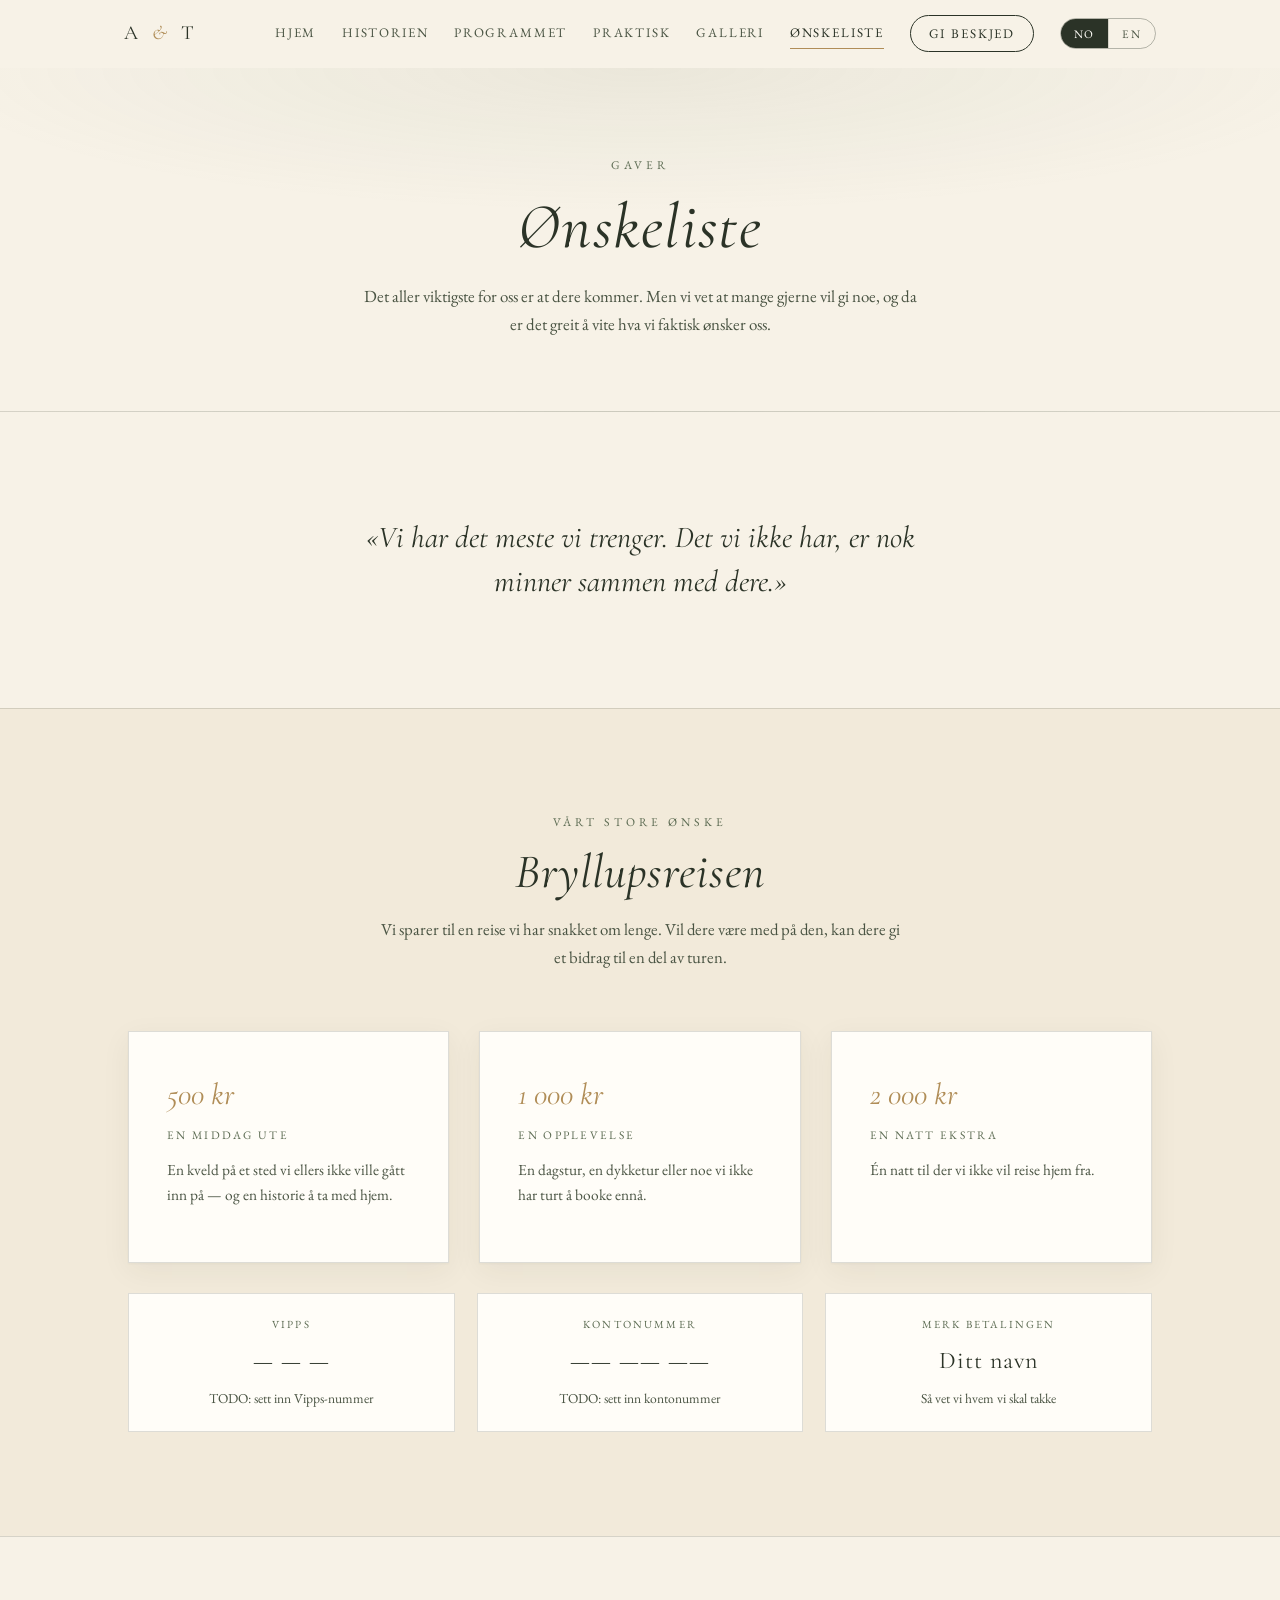
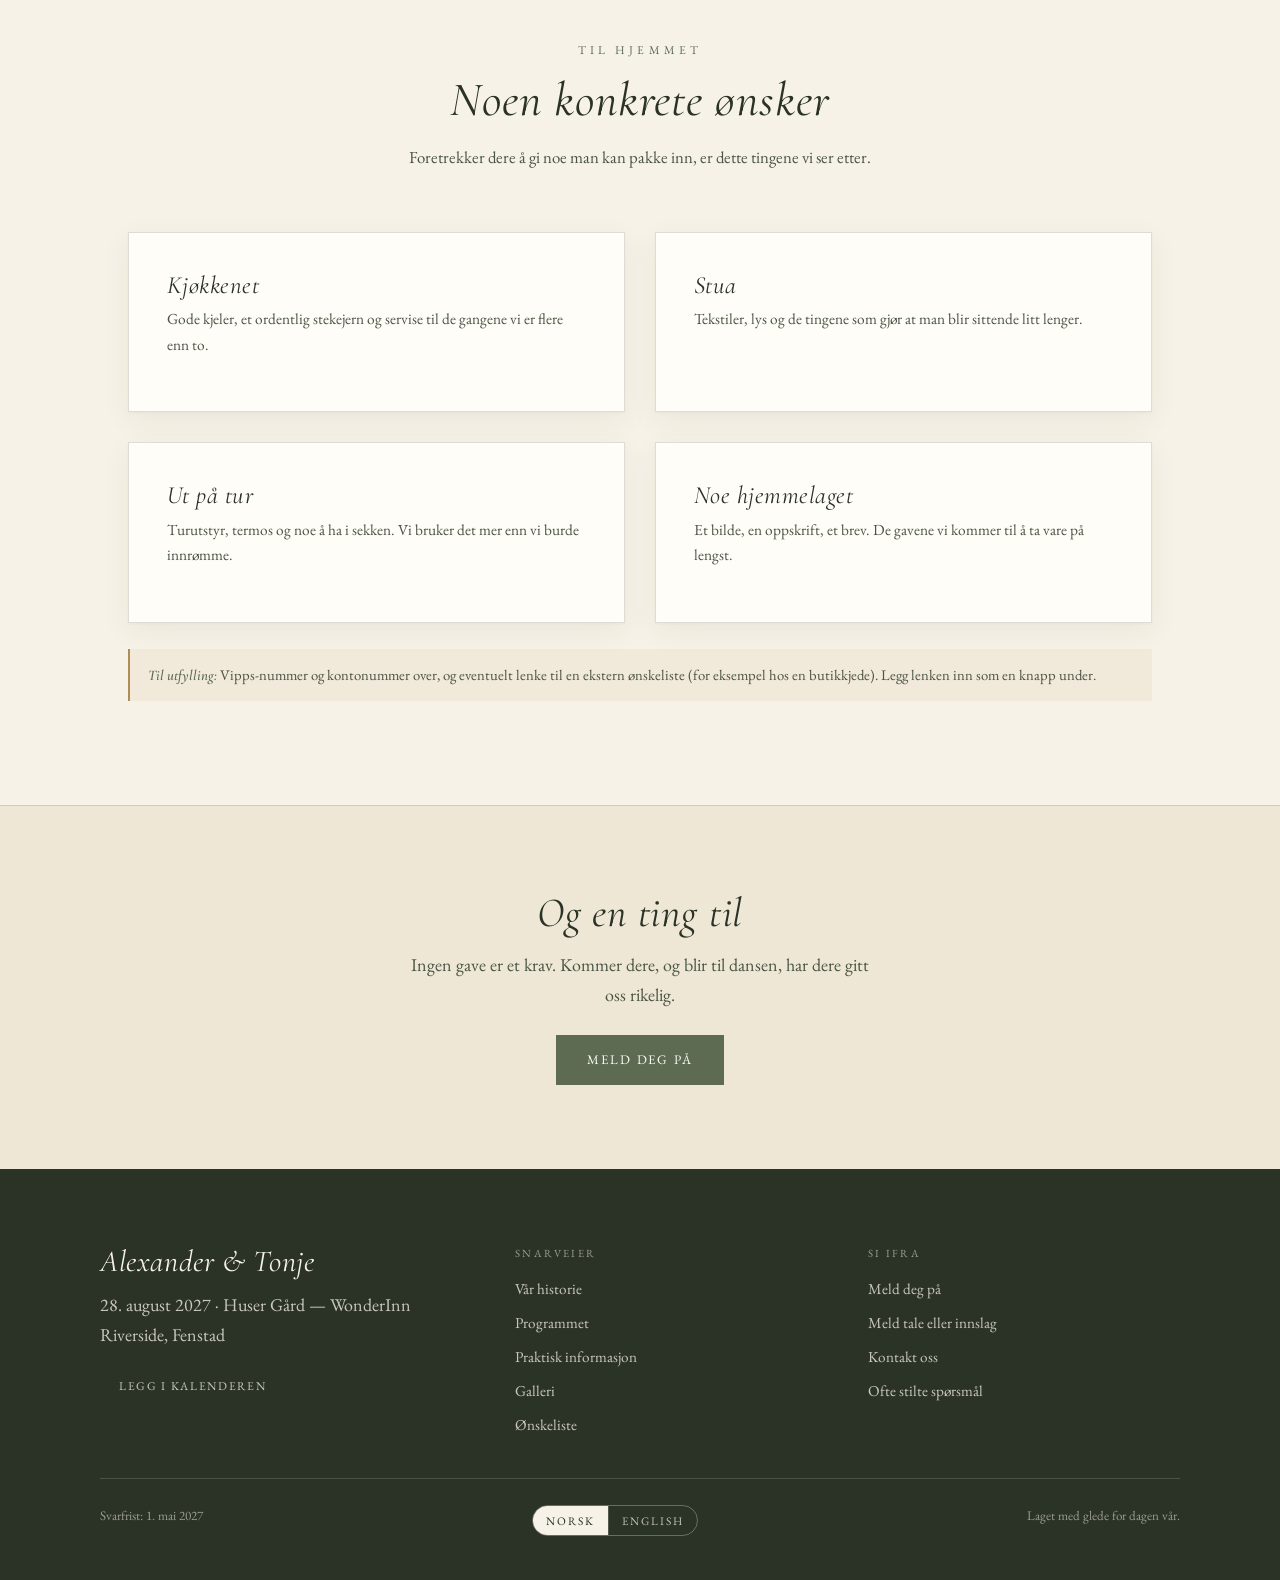
<file: onskeliste.html>
<!DOCTYPE html>
<html lang="no" data-lang="no" data-title-no="Ønskeliste — Alexander &amp; Tonje" data-title-en="Gift list — Alexander &amp; Tonje">
<head>
<meta charset="UTF-8">
<meta name="viewport" content="width=device-width, initial-scale=1.0">
<title>Ønskeliste — Alexander &amp; Tonje</title>
<meta name="description" content="Det viktigste er at dere kommer. Men om dere ønsker å gi noe, finner dere ønskene våre her.">
<meta name="theme-color" content="#F7F2E7">
<meta property="og:type" content="website">
<meta property="og:locale" content="nb_NO">
<meta property="og:locale:alternate" content="en_GB">
<meta property="og:site_name" content="Alexander &amp; Tonje">
<meta property="og:title" content="Ønskeliste — Alexander &amp; Tonje">
<meta property="og:description" content="Det viktigste er at dere kommer. Men om dere ønsker å gi noe, finner dere ønskene våre her.">
<meta property="og:url" content="https://tonjeogalexander.vercel.app/onskeliste.html">
<meta property="og:image" content="https://tonjeogalexander.vercel.app/assets/img/og-image.jpg">
<meta property="og:image:width" content="1200">
<meta property="og:image:height" content="630">
<meta property="og:image:alt" content="Akvarell av Huser Gård med vielsen nede ved vannet">
<meta name="twitter:card" content="summary_large_image">
<link rel="canonical" href="https://tonjeogalexander.vercel.app/onskeliste.html">
<link rel="icon" href="assets/img/favicon.svg" type="image/svg+xml">
<link rel="preconnect" href="https://fonts.googleapis.com">
<link rel="preconnect" href="https://fonts.gstatic.com" crossorigin>
<link href="https://fonts.googleapis.com/css2?family=Cormorant+Garamond:ital,wght@0,300;0,400;0,500;0,600;1,400;1,500&family=EB+Garamond:ital,wght@0,400;0,500;0,600;1,400&display=swap" rel="stylesheet">
<link rel="stylesheet" href="assets/css/style.css">
<script>
  // Setter språk før siden tegnes, så det ikke blinker.
  (function () {
    try {
      var l = localStorage.getItem('bryllup-lang');
      if (l === 'en') {
        document.documentElement.setAttribute('data-lang', 'en');
        document.documentElement.setAttribute('lang', 'en');
      }
    } catch (e) {}
  })();
</script>
</head>
<body>

<a class="skip-link" href="#main"><span class="no">Hopp til innhold</span><span class="en">Skip to content</span></a>

<header class="site-header">
  <div class="bar">
    <a class="brand" href="index.html">A <span class="amp">&amp;</span> T</a>
    <button class="nav-toggle" type="button" aria-expanded="false" aria-controls="hovedmeny">Meny</button>
    <nav class="nav" id="hovedmeny" data-no-label="Hovedmeny" data-en-label="Main menu" aria-label="Hovedmeny">
      <a href="index.html"><span class="no">Hjem</span><span class="en">Home</span></a>
      <a href="historien.html"><span class="no">Historien</span><span class="en">Our story</span></a>
      <a href="programmet.html"><span class="no">Programmet</span><span class="en">The day</span></a>
      <a href="praktisk.html"><span class="no">Praktisk</span><span class="en">Practical</span></a>
      <a href="galleri.html"><span class="no">Galleri</span><span class="en">Gallery</span></a>
      <a href="onskeliste.html"><span class="no">Ønskeliste</span><span class="en">Gifts</span></a>
      <a class="nav-cta" href="rsvp.html"><span class="no">Gi beskjed</span><span class="en">RSVP</span></a>
      <div class="lang-switch" role="group" data-no-label="Velg språk" data-en-label="Choose language" aria-label="Velg språk">
        <button type="button" data-lang="no" aria-pressed="true">NO</button>
        <button type="button" data-lang="en" aria-pressed="false">EN</button>
      </div>
    </nav>
  </div>
</header>

<main id="main">
<div class="page-head">
  <p class="eyebrow"><span class="no">Gaver</span><span class="en">Gifts</span></p>
  <h1><span class="no">Ønskeliste</span><span class="en">Gift list</span></h1>
  <p class="lede no">Det aller viktigste for oss er at dere kommer. Men vi vet at mange gjerne vil gi
    noe, og da er det greit å vite hva vi faktisk ønsker oss.</p>
  <p class="lede en" lang="en">What matters most to us is that you come. But we know many of you would
    like to give something, so here is what we would actually love.</p>
</div>

<section id="tanken">
  <div class="wrap center" data-reveal>
    <blockquote class="quote">
      <span class="no">«Vi har det meste vi trenger. Det vi ikke har, er nok minner sammen med dere.»</span>
      <span class="en" lang="en">“We have most of what we need. What we do not have is enough memories with you.”</span>
    </blockquote>
  </div>
</section>

<section class="tint" id="bryllupsreise">
  <div class="wrap-wide">
    <div class="section-head" data-reveal>
      <p class="eyebrow"><span class="no">Vårt store ønske</span><span class="en">Our big wish</span></p>
      <h2><span class="no">Bryllupsreisen</span><span class="en">The honeymoon</span></h2>
      <p class="lede no">Vi sparer til en reise vi har snakket om lenge. Vil dere være med på den,
        kan dere gi et bidrag til en del av turen.</p>
      <p class="lede en" lang="en">We are saving for a journey we have talked about for a long time.
        If you would like to be part of it, you can contribute to a piece of the trip.</p>
    </div>

    <div class="grid grid-3" data-reveal>
      <div class="card gift-card">
        <div class="amount">500 kr</div>
        <div class="card-meta"><span class="no">En middag ute</span><span class="en">A dinner out</span></div>
        <p class="no">En kveld på et sted vi ellers ikke ville gått inn på — og en historie å ta med hjem.</p>
        <p class="en" lang="en">An evening somewhere we would not normally walk into — and a story to bring home.</p>
      </div>
      <div class="card gift-card">
        <div class="amount">1 000 kr</div>
        <div class="card-meta"><span class="no">En opplevelse</span><span class="en">An experience</span></div>
        <p class="no">En dagstur, en dykketur eller noe vi ikke har turt å booke ennå.</p>
        <p class="en" lang="en">A day trip, a dive or something we have not dared to book yet.</p>
      </div>
      <div class="card gift-card">
        <div class="amount">2 000 kr</div>
        <div class="card-meta"><span class="no">En natt ekstra</span><span class="en">One more night</span></div>
        <p class="no">Én natt til der vi ikke vil reise hjem fra.</p>
        <p class="en" lang="en">One more night somewhere we do not want to leave.</p>
      </div>
    </div>

    <div class="pay-details" data-reveal>
      <div class="pay">
        <div class="k">Vipps</div>
        <div class="v">— — —</div>
        <div style="font-size:0.85rem; color:var(--ink-soft); margin-top:6px;">
          <span class="no">TODO: sett inn Vipps-nummer</span><span class="en">TODO: add Vipps number</span>
        </div>
      </div>
      <div class="pay">
        <div class="k"><span class="no">Kontonummer</span><span class="en">Bank account</span></div>
        <div class="v">—— —— ——</div>
        <div style="font-size:0.85rem; color:var(--ink-soft); margin-top:6px;">
          <span class="no">TODO: sett inn kontonummer</span><span class="en">TODO: add account number</span>
        </div>
      </div>
      <div class="pay">
        <div class="k"><span class="no">Merk betalingen</span><span class="en">Payment reference</span></div>
        <div class="v"><span class="no">Ditt navn</span><span class="en">Your name</span></div>
        <div style="font-size:0.85rem; color:var(--ink-soft); margin-top:6px;">
          <span class="no">Så vet vi hvem vi skal takke</span><span class="en">So we know who to thank</span>
        </div>
      </div>
    </div>
  </div>
</section>

<section id="ting">
  <div class="wrap-wide">
    <div class="section-head" data-reveal>
      <p class="eyebrow"><span class="no">Til hjemmet</span><span class="en">For the home</span></p>
      <h2><span class="no">Noen konkrete ønsker</span><span class="en">A few specific wishes</span></h2>
      <p class="lede no">Foretrekker dere å gi noe man kan pakke inn, er dette tingene vi ser etter.</p>
      <p class="lede en" lang="en">If you would rather give something you can wrap, these are the
        things we are looking for.</p>
    </div>

    <div class="grid grid-2" data-reveal>
      <div class="card gift-card">
        <h3><span class="no">Kjøkkenet</span><span class="en">The kitchen</span></h3>
        <p class="no">Gode kjeler, et ordentlig stekejern og servise til de gangene vi er flere enn to.</p>
        <p class="en" lang="en">Good pots, a proper pan and tableware for the times there are more than
          two of us.</p>
      </div>
      <div class="card gift-card">
        <h3><span class="no">Stua</span><span class="en">The living room</span></h3>
        <p class="no">Tekstiler, lys og de tingene som gjør at man blir sittende litt lenger.</p>
        <p class="en" lang="en">Textiles, lamps and the things that make you stay seated a little longer.</p>
      </div>
      <div class="card gift-card">
        <h3><span class="no">Ut på tur</span><span class="en">Out and about</span></h3>
        <p class="no">Turutstyr, termos og noe å ha i sekken. Vi bruker det mer enn vi burde innrømme.</p>
        <p class="en" lang="en">Outdoor gear, a flask and something for the rucksack. We use it more than
          we should admit.</p>
      </div>
      <div class="card gift-card">
        <h3><span class="no">Noe hjemmelaget</span><span class="en">Something homemade</span></h3>
        <p class="no">Et bilde, en oppskrift, et brev. De gavene vi kommer til å ta vare på lengst.</p>
        <p class="en" lang="en">A picture, a recipe, a letter. The gifts we will keep the longest.</p>
      </div>
    </div>

    <div class="todo-note" data-reveal>
      <div>
        <strong><span class="no">Til utfylling:</span><span class="en">To fill in:</span></strong>
        <span class="no"> Vipps-nummer og kontonummer over, og eventuelt lenke til en ekstern
          ønskeliste (for eksempel hos en butikkjede). Legg lenken inn som en knapp under.</span>
        <span class="en"> the Vipps and bank account numbers above, and optionally a link to an external
          registry (a shop’s gift list, say). Add the link as a button below.</span>
      </div>
    </div>
  </div>
</section>

<div class="cta-band">
  <h2><span class="no">Og en ting til</span><span class="en">And one more thing</span></h2>
  <p class="no">Ingen gave er et krav. Kommer dere, og blir til dansen, har dere gitt oss rikelig.</p>
  <p class="en" lang="en">No gift is expected. Come, and stay for the dancing, and you have given us plenty.</p>
  <a class="btn btn-primary" href="rsvp.html"><span class="no">Meld deg på</span><span class="en">RSVP</span></a>
</div>
</main>

<footer class="site-footer">
  <div class="footer-top">
    <div>
      <h3>Alexander &amp; Tonje</h3>
      <p class="no">28. august 2027 · Huser Gård — WonderInn Riverside, Fenstad</p>
      <p class="en" lang="en">28 August 2027 · Huser Gård — WonderInn Riverside, Fenstad, Norway</p>
      <p style="margin-top:16px">
        <a class="btn btn-sm" href="#" data-calendar>
          <span class="no">Legg i kalenderen</span><span class="en">Add to calendar</span>
        </a>
      </p>
    </div>
    <div>
      <div class="col-title"><span class="no">Snarveier</span><span class="en">Shortcuts</span></div>
      <ul>
        <li><a href="historien.html"><span class="no">Vår historie</span><span class="en">Our story</span></a></li>
        <li><a href="programmet.html"><span class="no">Programmet</span><span class="en">The programme</span></a></li>
        <li><a href="praktisk.html"><span class="no">Praktisk informasjon</span><span class="en">Practical information</span></a></li>
        <li><a href="galleri.html"><span class="no">Galleri</span><span class="en">Gallery</span></a></li>
        <li><a href="onskeliste.html"><span class="no">Ønskeliste</span><span class="en">Gift list</span></a></li>
      </ul>
    </div>
    <div>
      <div class="col-title"><span class="no">Si ifra</span><span class="en">Get in touch</span></div>
      <ul>
        <li><a href="rsvp.html"><span class="no">Meld deg på</span><span class="en">RSVP</span></a></li>
        <li><a href="tale.html"><span class="no">Meld tale eller innslag</span><span class="en">Speeches &amp; surprises</span></a></li>
        <li><a href="kontakt.html"><span class="no">Kontakt oss</span><span class="en">Contact us</span></a></li>
        <li><a href="praktisk.html#faq"><span class="no">Ofte stilte spørsmål</span><span class="en">Frequently asked questions</span></a></li>
      </ul>
    </div>
  </div>
  <div class="footer-bottom">
    <div>
      <span class="no">Svarfrist: </span><span class="en">RSVP by </span>
      <span data-cfg="rsvpDeadline">1. mai 2027</span>
    </div>
    <div class="lang-switch" role="group" data-no-label="Velg språk" data-en-label="Choose language" aria-label="Velg språk">
      <button type="button" data-lang="no" aria-pressed="true">Norsk</button>
      <button type="button" data-lang="en" aria-pressed="false">English</button>
    </div>
    <div>
      <span class="no">Laget med glede for dagen vår.</span>
      <span class="en">Made with joy for our day.</span>
    </div>
  </div>
</footer>

<script src="assets/js/config.js"></script>
<script src="assets/js/main.js"></script>

</body>
</html>
</file>
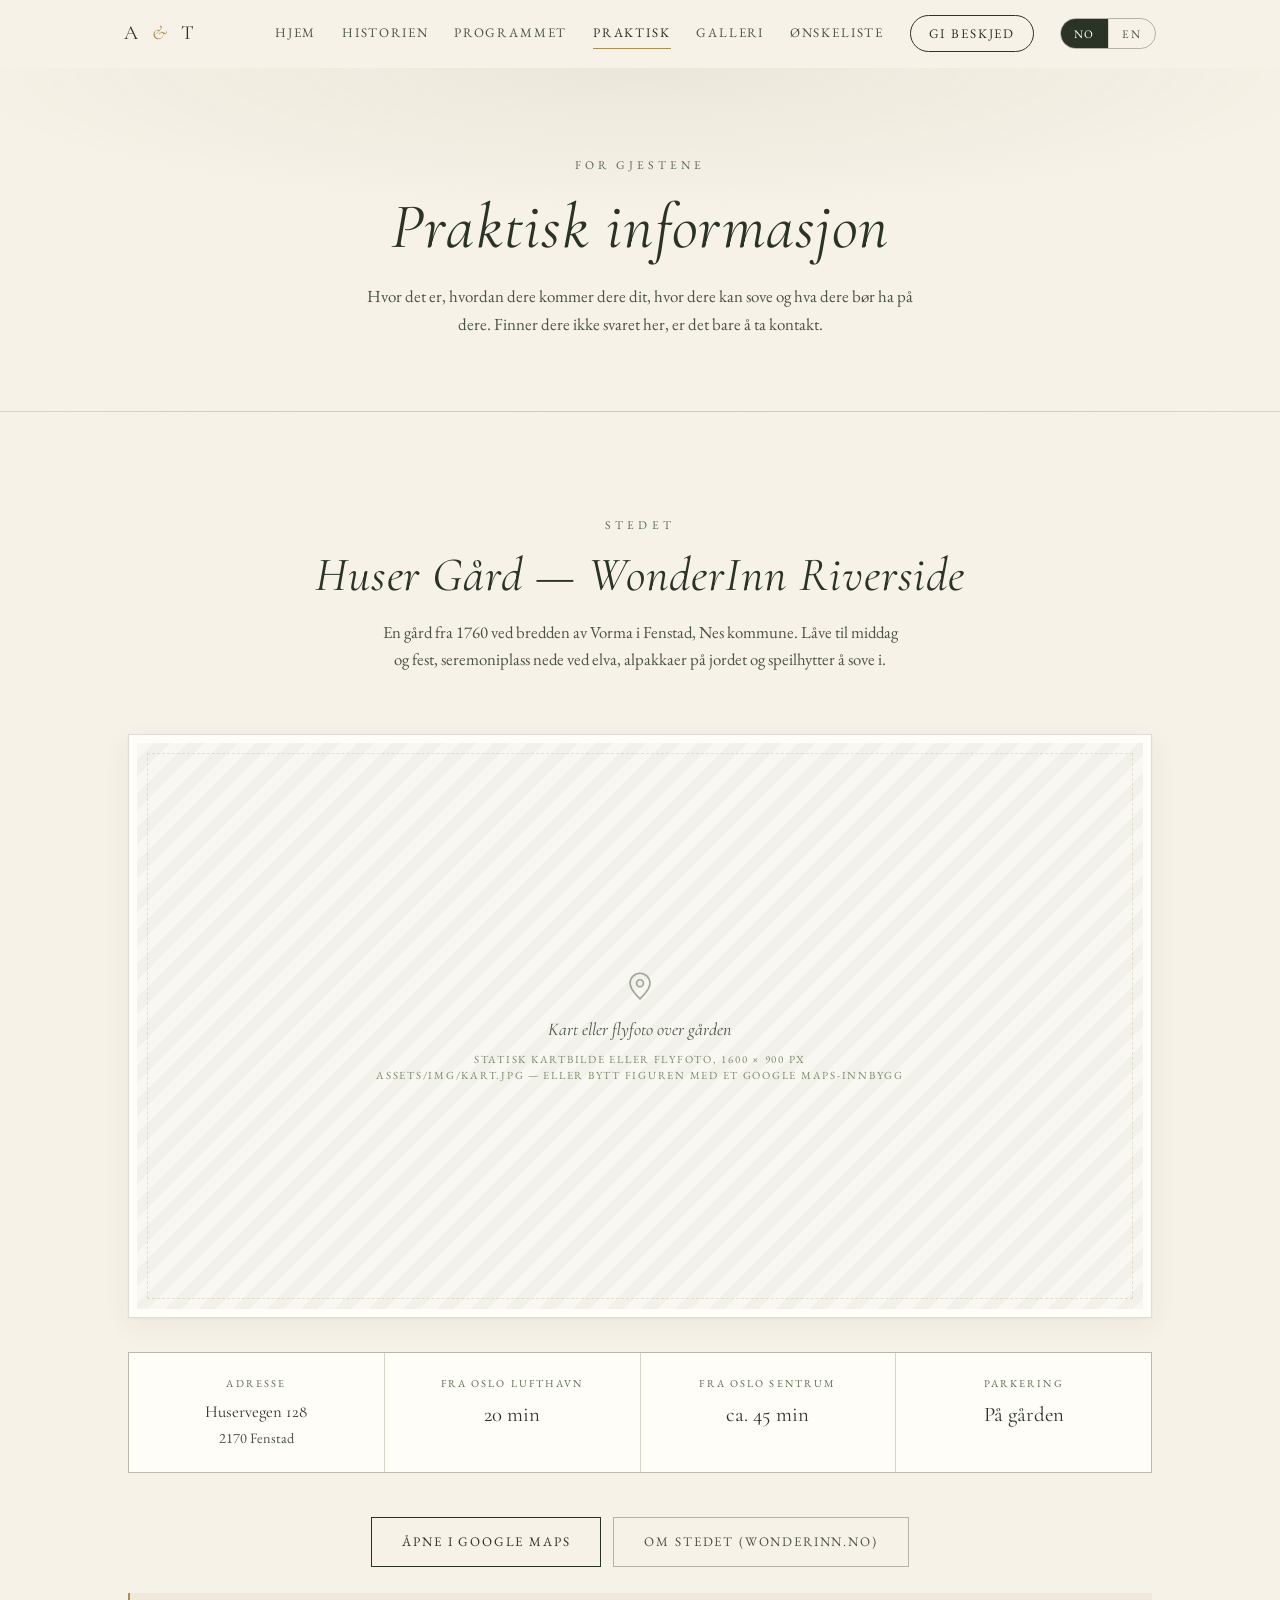
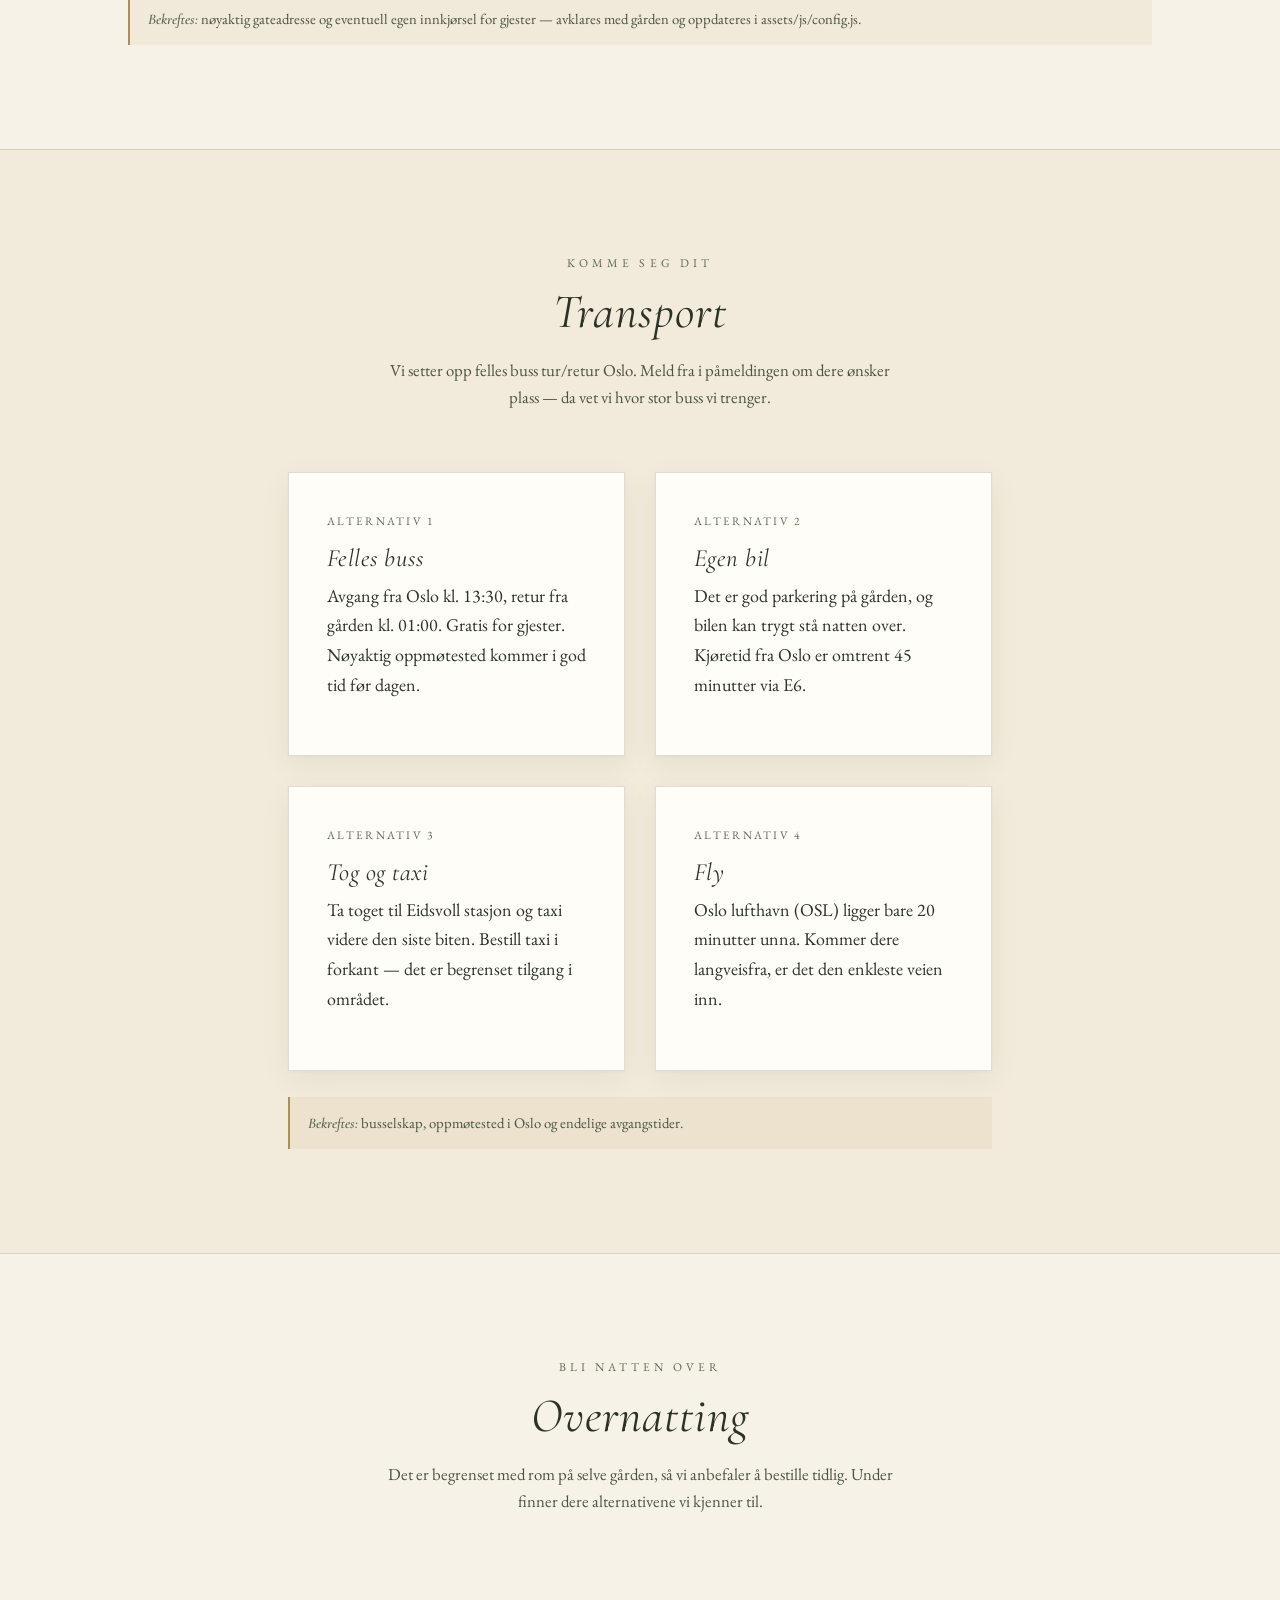
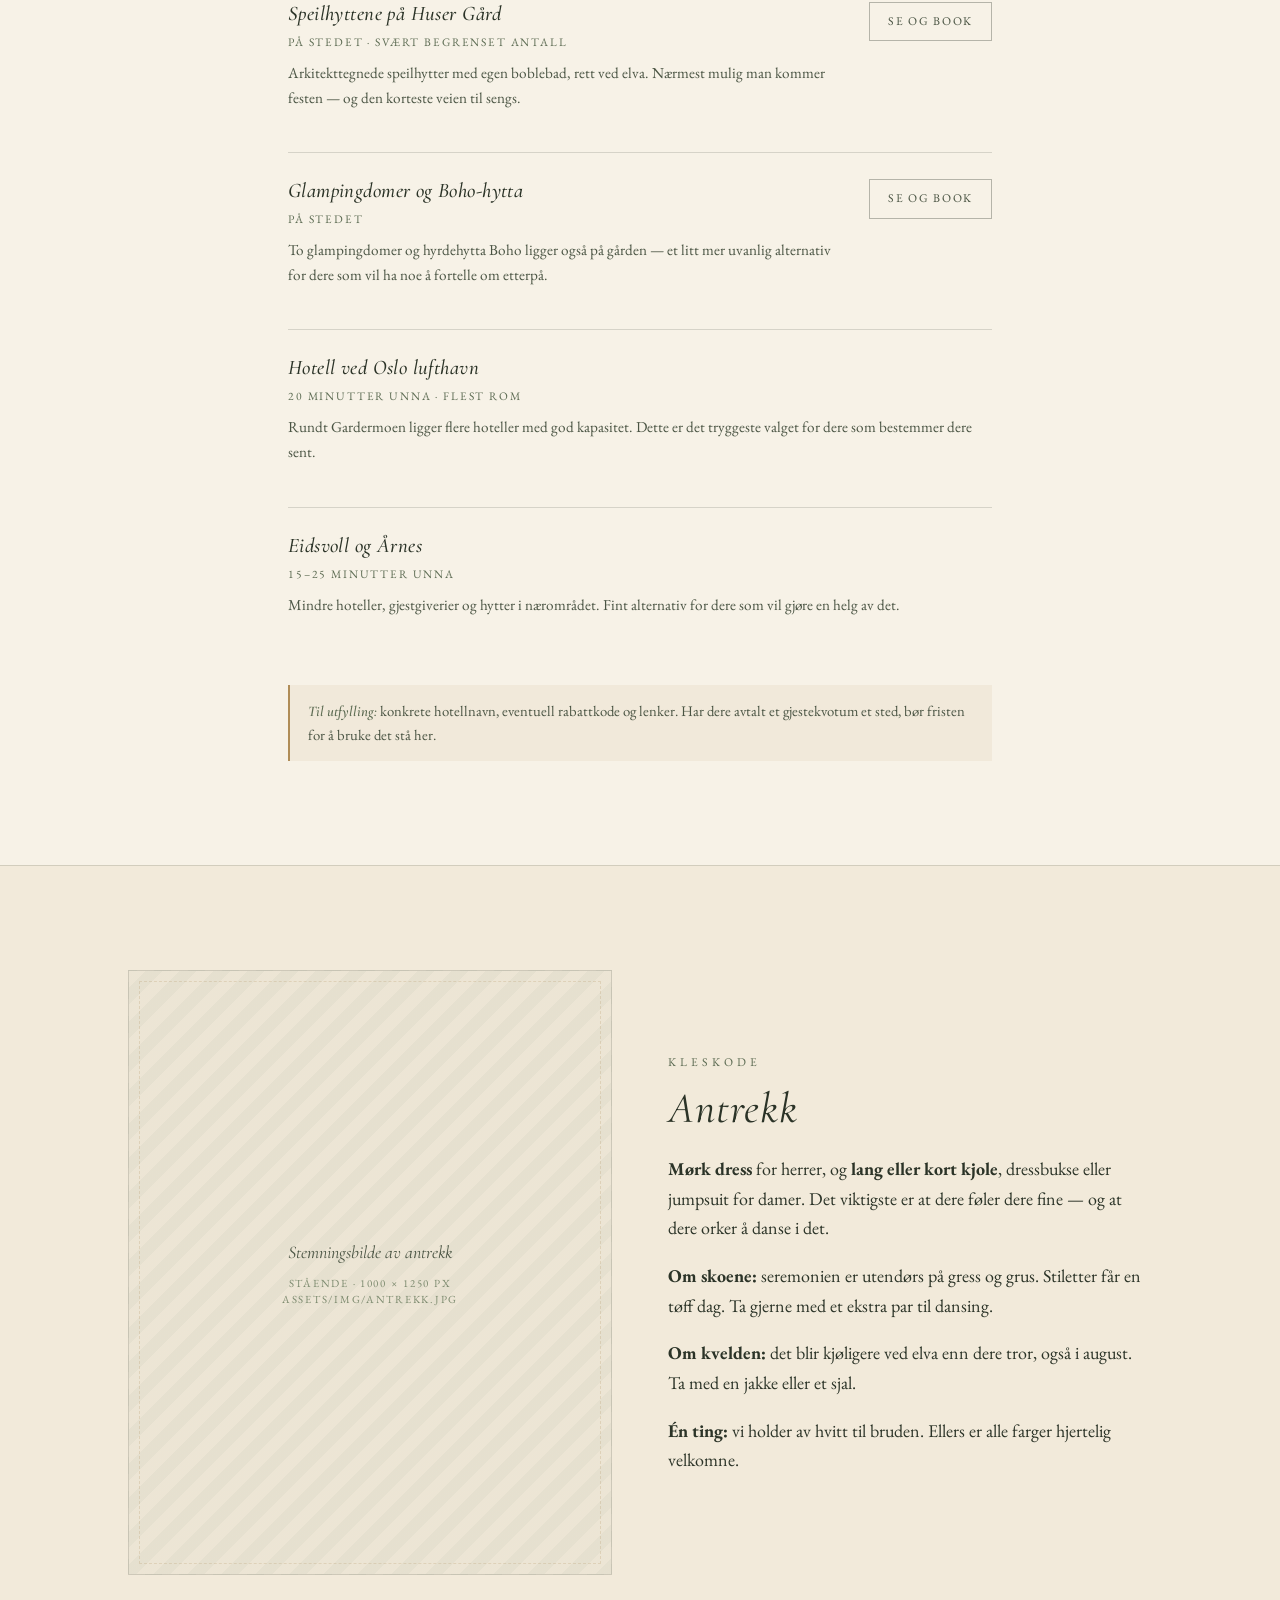
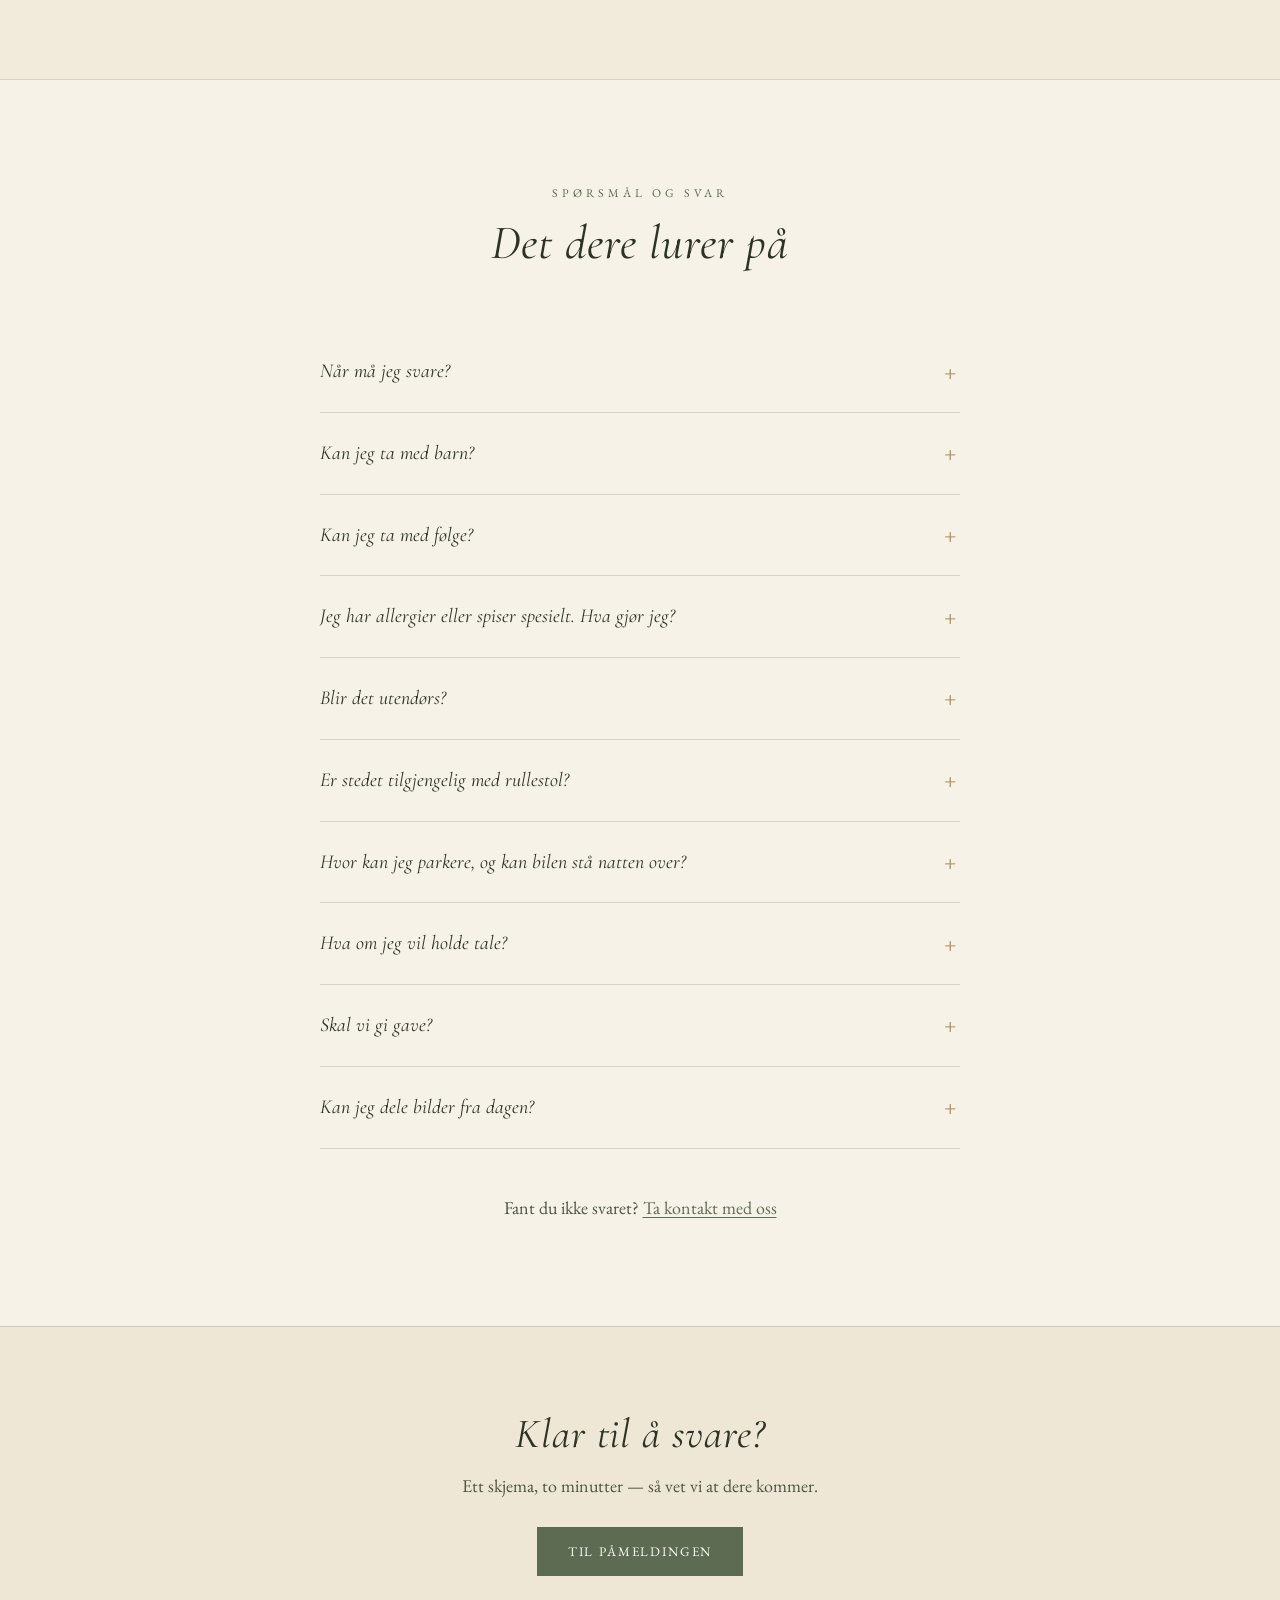
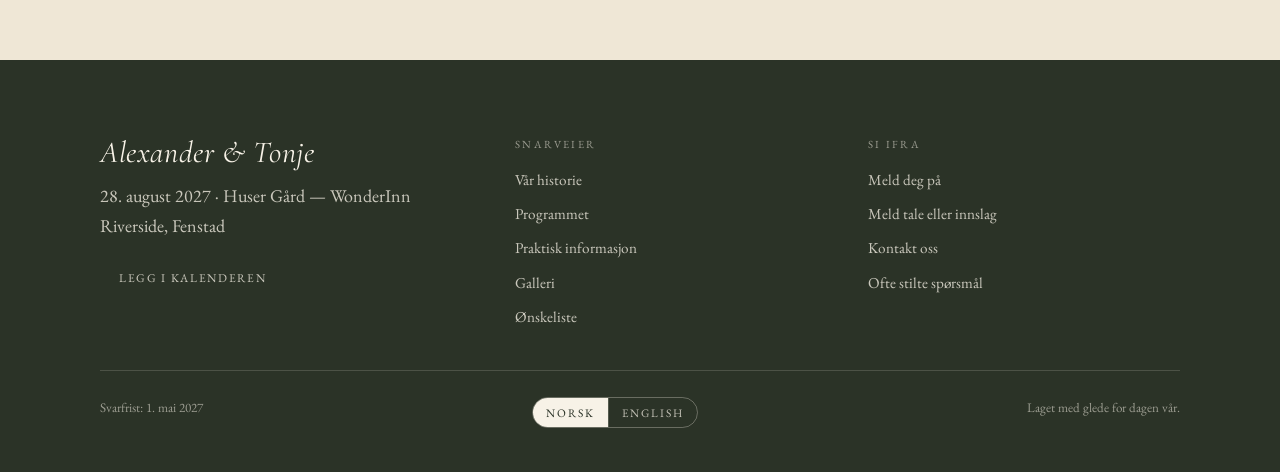
<file: praktisk.html>
<!DOCTYPE html>
<html lang="no" data-lang="no" data-title-no="Praktisk informasjon — Alexander &amp; Tonje" data-title-en="Practical information — Alexander &amp; Tonje">
<head>
<meta charset="UTF-8">
<meta name="viewport" content="width=device-width, initial-scale=1.0">
<title>Praktisk informasjon — Alexander &amp; Tonje</title>
<meta name="description" content="Veibeskrivelse til Huser Gård, overnatting, transport, antrekk og svar på det dere lurer på.">
<meta name="theme-color" content="#F7F2E7">
<meta property="og:type" content="website">
<meta property="og:locale" content="nb_NO">
<meta property="og:locale:alternate" content="en_GB">
<meta property="og:site_name" content="Alexander &amp; Tonje">
<meta property="og:title" content="Praktisk informasjon — Alexander &amp; Tonje">
<meta property="og:description" content="Veibeskrivelse til Huser Gård, overnatting, transport, antrekk og svar på det dere lurer på.">
<meta property="og:url" content="https://tonjeogalexander.vercel.app/praktisk.html">
<meta property="og:image" content="https://tonjeogalexander.vercel.app/assets/img/og-image.jpg">
<meta property="og:image:width" content="1200">
<meta property="og:image:height" content="630">
<meta property="og:image:alt" content="Akvarell av Huser Gård med vielsen nede ved vannet">
<meta name="twitter:card" content="summary_large_image">
<link rel="canonical" href="https://tonjeogalexander.vercel.app/praktisk.html">
<link rel="icon" href="assets/img/favicon.svg" type="image/svg+xml">
<link rel="preconnect" href="https://fonts.googleapis.com">
<link rel="preconnect" href="https://fonts.gstatic.com" crossorigin>
<link href="https://fonts.googleapis.com/css2?family=Cormorant+Garamond:ital,wght@0,300;0,400;0,500;0,600;1,400;1,500&family=EB+Garamond:ital,wght@0,400;0,500;0,600;1,400&display=swap" rel="stylesheet">
<link rel="stylesheet" href="assets/css/style.css">
<script>
  // Setter språk før siden tegnes, så det ikke blinker.
  (function () {
    try {
      var l = localStorage.getItem('bryllup-lang');
      if (l === 'en') {
        document.documentElement.setAttribute('data-lang', 'en');
        document.documentElement.setAttribute('lang', 'en');
      }
    } catch (e) {}
  })();
</script>
</head>
<body>

<a class="skip-link" href="#main"><span class="no">Hopp til innhold</span><span class="en">Skip to content</span></a>

<header class="site-header">
  <div class="bar">
    <a class="brand" href="index.html">A <span class="amp">&amp;</span> T</a>
    <button class="nav-toggle" type="button" aria-expanded="false" aria-controls="hovedmeny">Meny</button>
    <nav class="nav" id="hovedmeny" data-no-label="Hovedmeny" data-en-label="Main menu" aria-label="Hovedmeny">
      <a href="index.html"><span class="no">Hjem</span><span class="en">Home</span></a>
      <a href="historien.html"><span class="no">Historien</span><span class="en">Our story</span></a>
      <a href="programmet.html"><span class="no">Programmet</span><span class="en">The day</span></a>
      <a href="praktisk.html"><span class="no">Praktisk</span><span class="en">Practical</span></a>
      <a href="galleri.html"><span class="no">Galleri</span><span class="en">Gallery</span></a>
      <a href="onskeliste.html"><span class="no">Ønskeliste</span><span class="en">Gifts</span></a>
      <a class="nav-cta" href="rsvp.html"><span class="no">Gi beskjed</span><span class="en">RSVP</span></a>
      <div class="lang-switch" role="group" data-no-label="Velg språk" data-en-label="Choose language" aria-label="Velg språk">
        <button type="button" data-lang="no" aria-pressed="true">NO</button>
        <button type="button" data-lang="en" aria-pressed="false">EN</button>
      </div>
    </nav>
  </div>
</header>

<main id="main">
<div class="page-head">
  <p class="eyebrow"><span class="no">For gjestene</span><span class="en">For our guests</span></p>
  <h1><span class="no">Praktisk informasjon</span><span class="en">Practical information</span></h1>
  <p class="lede no">Hvor det er, hvordan dere kommer dere dit, hvor dere kan sove og hva dere
    bør ha på dere. Finner dere ikke svaret her, er det bare å ta kontakt.</p>
  <p class="lede en" lang="en">Where it is, how to get there, where to sleep and what to wear.
    If you cannot find the answer here, just get in touch.</p>
</div>

<!-- STEDET -->
<section id="sted">
  <div class="wrap-wide">
    <div class="section-head" data-reveal>
      <p class="eyebrow"><span class="no">Stedet</span><span class="en">The venue</span></p>
      <h2>Huser Gård — WonderInn Riverside</h2>
      <p class="lede no">En gård fra 1760 ved bredden av Vorma i Fenstad, Nes kommune. Låve til
        middag og fest, seremoniplass nede ved elva, alpakkaer på jordet og speilhytter å sove i.</p>
      <p class="lede en" lang="en">A farm from 1760 on the banks of the Vorma river in Fenstad, Nes
        municipality. A barn for dinner and dancing, a ceremony spot by the river, alpacas in the
        field and mirrored cabins to sleep in.</p>
    </div>

    <div class="map-frame" data-reveal>
      <figure class="ph ph-16x9">
        <div class="ph__inner">
          <svg viewBox="0 0 24 24" fill="none" stroke="currentColor" stroke-width="1.2" aria-hidden="true">
            <path d="M12 21s7-6.2 7-11a7 7 0 1 0-14 0c0 4.8 7 11 7 11z"/><circle cx="12" cy="10" r="2.4"/>
          </svg>
          <span class="ph__label"><span class="no">Kart eller flyfoto over gården</span><span class="en">Map or aerial photo of the farm</span></span>
          <span class="ph__spec">
            <span class="no">Statisk kartbilde eller flyfoto, 1600 × 900 px<br>assets/img/kart.jpg — eller bytt figuren med et Google&nbsp;Maps-innbygg</span>
            <span class="en">Static map image or aerial photo, 1600 × 900 px<br>assets/img/kart.jpg — or replace this with a Google&nbsp;Maps embed</span>
          </span>
        </div>
      </figure>
    </div>

    <div class="venue-facts" data-reveal>
      <div class="fact">
        <div class="k"><span class="no">Adresse</span><span class="en">Address</span></div>
        <div class="v" style="font-size:1.05rem" data-cfg="venueStreet">Huservegen 128</div>
        <div style="font-size:0.9rem; color:var(--ink-soft);" data-cfg="venuePostal">2170 Fenstad</div>
      </div>
      <div class="fact">
        <div class="k"><span class="no">Fra Oslo lufthavn</span><span class="en">From Oslo Airport</span></div>
        <div class="v"><span class="no">20 min</span><span class="en">20 min</span></div>
      </div>
      <div class="fact">
        <div class="k"><span class="no">Fra Oslo sentrum</span><span class="en">From central Oslo</span></div>
        <div class="v"><span class="no">ca. 45 min</span><span class="en">approx. 45 min</span></div>
      </div>
      <div class="fact">
        <div class="k"><span class="no">Parkering</span><span class="en">Parking</span></div>
        <div class="v"><span class="no">På gården</span><span class="en">At the farm</span></div>
      </div>
    </div>

    <p class="center mt-l" data-reveal style="display:flex; gap:12px; justify-content:center; flex-wrap:wrap;">
      <a class="btn" href="#" data-map-link><span class="no">Åpne i Google Maps</span><span class="en">Open in Google Maps</span></a>
      <a class="btn btn-ghost" data-cfg-href="venueSite" href="https://wonderinn.no/no/riverside/" target="_blank" rel="noopener">
        <span class="no">Om stedet (wonderinn.no)</span><span class="en">About the venue (wonderinn.no)</span>
      </a>
    </p>

    <div class="todo-note" data-reveal>
      <div>
        <strong><span class="no">Bekreftes:</span><span class="en">To confirm:</span></strong>
        <span class="no"> nøyaktig gateadresse og eventuell egen innkjørsel for gjester —
          avklares med gården og oppdateres i assets/js/config.js.</span>
        <span class="en"> the exact street address and any separate entrance for guests —
          check with the farm and update assets/js/config.js.</span>
      </div>
    </div>
  </div>
</section>

<!-- TRANSPORT -->
<section class="tint" id="transport">
  <div class="wrap">
    <div class="section-head" data-reveal>
      <p class="eyebrow"><span class="no">Komme seg dit</span><span class="en">Getting there</span></p>
      <h2><span class="no">Transport</span><span class="en">Transport</span></h2>
      <p class="lede no">Vi setter opp felles buss tur/retur Oslo. Meld fra i påmeldingen om dere
        ønsker plass — da vet vi hvor stor buss vi trenger.</p>
      <p class="lede en" lang="en">We are arranging a coach to and from Oslo. Tell us in the RSVP if
        you would like a seat — then we know what size coach to book.</p>
    </div>

    <div class="grid grid-2" data-reveal>
      <div class="card">
        <div class="card-meta"><span class="no">Alternativ 1</span><span class="en">Option 1</span></div>
        <h3><span class="no">Felles buss</span><span class="en">Coach</span></h3>
        <p class="no">Avgang fra Oslo kl. 13:30, retur fra gården kl. 01:00. Gratis for gjester.
          Nøyaktig oppmøtested kommer i god tid før dagen.</p>
        <p class="en" lang="en">Departs Oslo at 13:30, returns from the farm at 01:00. Free for guests.
          The exact pick-up point will be confirmed well before the day.</p>
      </div>
      <div class="card">
        <div class="card-meta"><span class="no">Alternativ 2</span><span class="en">Option 2</span></div>
        <h3><span class="no">Egen bil</span><span class="en">By car</span></h3>
        <p class="no">Det er god parkering på gården, og bilen kan trygt stå natten over.
          Kjøretid fra Oslo er omtrent 45 minutter via E6.</p>
        <p class="en" lang="en">There is ample parking at the farm, and the car can safely stay
          overnight. The drive from Oslo takes about 45 minutes via the E6.</p>
      </div>
      <div class="card">
        <div class="card-meta"><span class="no">Alternativ 3</span><span class="en">Option 3</span></div>
        <h3><span class="no">Tog og taxi</span><span class="en">Train and taxi</span></h3>
        <p class="no">Ta toget til Eidsvoll stasjon og taxi videre den siste biten. Bestill taxi i
          forkant — det er begrenset tilgang i området.</p>
        <p class="en" lang="en">Take the train to Eidsvoll station and a taxi for the last stretch.
          Book the taxi in advance — availability in the area is limited.</p>
      </div>
      <div class="card">
        <div class="card-meta"><span class="no">Alternativ 4</span><span class="en">Option 4</span></div>
        <h3><span class="no">Fly</span><span class="en">Flying in</span></h3>
        <p class="no">Oslo lufthavn (OSL) ligger bare 20 minutter unna. Kommer dere langveisfra,
          er det den enkleste veien inn.</p>
        <p class="en" lang="en">Oslo Airport (OSL) is only 20 minutes away. If you are coming from
          abroad, that is the easiest way in.</p>
      </div>
    </div>

    <div class="todo-note" data-reveal>
      <div>
        <strong><span class="no">Bekreftes:</span><span class="en">To confirm:</span></strong>
        <span class="no"> busselskap, oppmøtested i Oslo og endelige avgangstider.</span>
        <span class="en"> coach company, pick-up point in Oslo and final departure times.</span>
      </div>
    </div>
  </div>
</section>

<!-- OVERNATTING -->
<section id="overnatting">
  <div class="wrap">
    <div class="section-head" data-reveal>
      <p class="eyebrow"><span class="no">Bli natten over</span><span class="en">Stay the night</span></p>
      <h2><span class="no">Overnatting</span><span class="en">Accommodation</span></h2>
      <p class="lede no">Det er begrenset med rom på selve gården, så vi anbefaler å bestille tidlig.
        Under finner dere alternativene vi kjenner til.</p>
      <p class="lede en" lang="en">There are limited rooms at the farm itself, so we recommend booking
        early. Below are the options we know of.</p>
    </div>

    <div data-reveal>
      <div class="stay">
        <div>
          <h4><span class="no">Speilhyttene på Huser Gård</span><span class="en">The mirror cabins at Huser Gård</span></h4>
          <p class="meta"><span class="no">På stedet · svært begrenset antall</span><span class="en">On site · very limited</span></p>
          <p class="no">Arkitekttegnede speilhytter med egen boblebad, rett ved elva. Nærmest mulig
            man kommer festen — og den korteste veien til sengs.</p>
          <p class="en" lang="en">Architect-designed mirrored cabins with their own hot tub, right by
            the river. As close to the party as you can get — and the shortest walk to bed.</p>
        </div>
        <a class="btn btn-sm btn-ghost" data-cfg-href="venueSite" href="https://wonderinn.no/no/riverside/" target="_blank" rel="noopener">
          <span class="no">Se og book</span><span class="en">View and book</span>
        </a>
      </div>

      <div class="stay">
        <div>
          <h4><span class="no">Glampingdomer og Boho-hytta</span><span class="en">Glamping domes and the Boho hut</span></h4>
          <p class="meta"><span class="no">På stedet</span><span class="en">On site</span></p>
          <p class="no">To glampingdomer og hyrdehytta Boho ligger også på gården — et litt mer
            uvanlig alternativ for dere som vil ha noe å fortelle om etterpå.</p>
          <p class="en" lang="en">Two glamping domes and the Boho shepherd’s hut are also on the farm —
            a slightly more unusual option for those who like a story to tell afterwards.</p>
        </div>
        <a class="btn btn-sm btn-ghost" data-cfg-href="venueSite" href="https://wonderinn.no/no/riverside/" target="_blank" rel="noopener">
          <span class="no">Se og book</span><span class="en">View and book</span>
        </a>
      </div>

      <div class="stay">
        <div>
          <h4><span class="no">Hotell ved Oslo lufthavn</span><span class="en">Hotels at Oslo Airport</span></h4>
          <p class="meta"><span class="no">20 minutter unna · flest rom</span><span class="en">20 minutes away · most rooms</span></p>
          <p class="no">Rundt Gardermoen ligger flere hoteller med god kapasitet. Dette er det
            tryggeste valget for dere som bestemmer dere sent.</p>
          <p class="en" lang="en">There are several hotels with good capacity around Gardermoen. This
            is the safest choice if you decide late.</p>
        </div>
        <span></span>
      </div>

      <div class="stay">
        <div>
          <h4><span class="no">Eidsvoll og Årnes</span><span class="en">Eidsvoll and Årnes</span></h4>
          <p class="meta"><span class="no">15–25 minutter unna</span><span class="en">15–25 minutes away</span></p>
          <p class="no">Mindre hoteller, gjestgiverier og hytter i nærområdet. Fint alternativ for
            dere som vil gjøre en helg av det.</p>
          <p class="en" lang="en">Smaller hotels, guest houses and cabins nearby. A good option if you
            want to make a weekend of it.</p>
        </div>
        <span></span>
      </div>
    </div>

    <div class="todo-note" data-reveal>
      <div>
        <strong><span class="no">Til utfylling:</span><span class="en">To fill in:</span></strong>
        <span class="no"> konkrete hotellnavn, eventuell rabattkode og lenker. Har dere avtalt et
          gjestekvotum et sted, bør fristen for å bruke det stå her.</span>
        <span class="en"> specific hotel names, any discount code and links. If you have a room block
          somewhere, put the deadline for it here.</span>
      </div>
    </div>
  </div>
</section>

<!-- ANTREKK -->
<section class="tint" id="antrekk">
  <div class="wrap-wide">
    <div class="split" data-reveal>
      <div class="split-media">
        <figure class="ph ph-4x5">
          <div class="ph__inner">
            <span class="ph__label"><span class="no">Stemningsbilde av antrekk</span><span class="en">Dress code mood image</span></span>
            <span class="ph__spec">
              <span class="no">Stående · 1000 × 1250 px<br>assets/img/antrekk.jpg</span><span class="en">Portrait · 1000 × 1250 px<br>assets/img/antrekk.jpg</span>
            </span>
          </div>
        </figure>
      </div>
      <div>
        <p class="eyebrow"><span class="no">Kleskode</span><span class="en">Dress code</span></p>
        <h2 style="font-size:clamp(2rem,5vw,2.7rem); font-style:italic; font-weight:400; margin:12px 0 20px;">
          <span class="no">Antrekk</span><span class="en">What to wear</span>
        </h2>
        <p class="no"><strong>Mørk dress</strong> for herrer, og <strong>lang eller kort kjole</strong>,
          dressbukse eller jumpsuit for damer. Det viktigste er at dere føler dere fine — og at dere
          orker å danse i det.</p>
        <p class="en" lang="en"><strong>Dark suit</strong> for the gentlemen, and a <strong>long or
          short dress</strong>, tailored trousers or a jumpsuit for the ladies. What matters most is
          that you feel good — and that you can dance in it.</p>

        <p class="no"><strong>Om skoene:</strong> seremonien er utendørs på gress og grus. Stiletter
          får en tøff dag. Ta gjerne med et ekstra par til dansing.</p>
        <p class="en" lang="en"><strong>About shoes:</strong> the ceremony is outdoors on grass and
          gravel. Stilettos will have a hard time. Do bring a second pair for dancing.</p>

        <p class="no"><strong>Om kvelden:</strong> det blir kjøligere ved elva enn dere tror, også i
          august. Ta med en jakke eller et sjal.</p>
        <p class="en" lang="en"><strong>In the evening:</strong> it gets cooler by the river than you
          would expect, even in August. Bring a jacket or a shawl.</p>

        <p class="no"><strong>Én ting:</strong> vi holder av hvitt til bruden. Ellers er alle farger
          hjertelig velkomne.</p>
        <p class="en" lang="en"><strong>One thing:</strong> we are saving white for the bride.
          Every other colour is warmly welcome.</p>
      </div>
    </div>
  </div>
</section>

<!-- FAQ -->
<section id="faq">
  <div class="wrap">
    <div class="section-head" data-reveal>
      <p class="eyebrow"><span class="no">Spørsmål og svar</span><span class="en">Questions and answers</span></p>
      <h2><span class="no">Det dere lurer på</span><span class="en">What you are wondering</span></h2>
    </div>

    <div class="faq" data-reveal>
      <details>
        <summary><span class="no">Når må jeg svare?</span><span class="en">When do I need to reply?</span></summary>
        <div class="answer">
          <p class="no">Innen <span data-cfg="rsvpDeadline">1. mai 2027</span>. Vi trenger tallene for
            å bestille mat, bord og buss — så svar gjerne så snart dere vet.</p>
          <p class="en" lang="en">By <span data-cfg="rsvpDeadline">1 May 2027</span>. We need the
            numbers to order food, tables and the coach — so do reply as soon as you know.</p>
        </div>
      </details>
      <details>
        <summary><span class="no">Kan jeg ta med barn?</span><span class="en">Can I bring children?</span></summary>
        <div class="answer">
          <p class="no">Vi er veldig glad i barna deres, men ønsker en voksen kveld. Invitasjonen
            gjelder de navngitte gjestene. Trenger dere hjelp til å finne barnevakt i området, si ifra —
            vi hjelper gjerne.</p>
          <p class="en" lang="en">We love your children, but we would like an adults’ evening. The
            invitation applies to the guests named on it. If you need help finding a babysitter in the
            area, just say — we are happy to help.</p>
        </div>
      </details>
      <details>
        <summary><span class="no">Kan jeg ta med følge?</span><span class="en">Can I bring a plus one?</span></summary>
        <div class="answer">
          <p class="no">Står følget ditt oppført på invitasjonen, er hen hjertelig velkommen. Er du
            usikker, spør oss — vi vil helst at ingen skal lure.</p>
          <p class="en" lang="en">If your partner is named on the invitation, they are very welcome.
            If you are unsure, just ask — we would rather nobody had to wonder.</p>
        </div>
      </details>
      <details>
        <summary><span class="no">Jeg har allergier eller spiser spesielt. Hva gjør jeg?</span><span class="en">I have allergies or a special diet. What do I do?</span></summary>
        <div class="answer">
          <p class="no">Skriv det i påmeldingsskjemaet. Kjøkkenet ordner både vegetar, vegansk og
            allergivennlige alternativer så lenge de får beskjed i tide.</p>
          <p class="en" lang="en">Write it in the RSVP form. The kitchen can handle vegetarian, vegan
            and allergy-friendly options as long as they know in good time.</p>
        </div>
      </details>
      <details>
        <summary><span class="no">Blir det utendørs?</span><span class="en">Is it outdoors?</span></summary>
        <div class="answer">
          <p class="no">Vielsen er utendørs nede ved Vorma. Middag og fest er inne i låven. Ved
            dårlig vær flytter vi seremonien inn, og gir beskjed på dagen.</p>
          <p class="en" lang="en">The ceremony is outdoors down by the Vorma river. Dinner and dancing
            are inside the barn. In bad weather we move the ceremony indoors and let you know on the day.</p>
        </div>
      </details>
      <details>
        <summary><span class="no">Er stedet tilgjengelig med rullestol?</span><span class="en">Is the venue wheelchair accessible?</span></summary>
        <div class="answer">
          <p class="no">Gården har både gress, grus og noen trinn. Har du behov vi bør vite om, skriv
            det i påmeldingen, så finner vi en løsning i god tid.</p>
          <p class="en" lang="en">The farm has grass, gravel and a few steps. If you have needs we
            should know about, write them in the RSVP and we will find a solution well in advance.</p>
        </div>
      </details>
      <details>
        <summary><span class="no">Hvor kan jeg parkere, og kan bilen stå natten over?</span><span class="en">Where can I park, and can the car stay overnight?</span></summary>
        <div class="answer">
          <p class="no">Det er parkering på gården, og bilen kan trygt stå til dagen etter.
            Hentes den om morgenen, går det helt fint.</p>
          <p class="en" lang="en">There is parking at the farm, and your car can safely stay until the
            next day. Picking it up in the morning is perfectly fine.</p>
        </div>
      </details>
      <details>
        <summary><span class="no">Hva om jeg vil holde tale?</span><span class="en">What if I want to give a speech?</span></summary>
        <div class="answer">
          <p class="no">Så hyggelig! Meld det til toastmaster via <a href="tale.html">skjemaet for
            taler og innslag</a>, så settes det opp i programmet.</p>
          <p class="en" lang="en">Wonderful! Register it with the toastmaster through the
            <a href="tale.html">speeches and surprises form</a>, and it goes into the programme.</p>
        </div>
      </details>
      <details>
        <summary><span class="no">Skal vi gi gave?</span><span class="en">Should we bring a gift?</span></summary>
        <div class="answer">
          <p class="no">Det viktigste for oss er at dere kommer. Vil dere likevel gi noe, finner dere
            <a href="onskeliste.html">ønskelisten her</a>.</p>
          <p class="en" lang="en">What matters most to us is that you come. If you would still like to
            give something, <a href="onskeliste.html">our gift list is here</a>.</p>
        </div>
      </details>
      <details>
        <summary><span class="no">Kan jeg dele bilder fra dagen?</span><span class="en">Can I share photos from the day?</span></summary>
        <div class="answer">
          <p class="no">Veldig gjerne — bare ikke under selve vielsen. Da vil vi se ansiktene deres,
            ikke telefonene. Resten av dagen: del i vei.</p>
          <p class="en" lang="en">Please do — just not during the ceremony itself. There we would like
            to see your faces, not your phones. The rest of the day: share away.</p>
        </div>
      </details>
    </div>

    <p class="center mt-l" data-reveal>
      <span class="no" style="color:var(--ink-soft)">Fant du ikke svaret? </span>
      <span class="en" style="color:var(--ink-soft)">Did not find your answer? </span>
      <a href="kontakt.html"><span class="no">Ta kontakt med oss</span><span class="en">Get in touch</span></a>
    </p>
  </div>
</section>

<div class="cta-band">
  <h2><span class="no">Klar til å svare?</span><span class="en">Ready to reply?</span></h2>
  <p class="no">Ett skjema, to minutter — så vet vi at dere kommer.</p>
  <p class="en" lang="en">One form, two minutes — and we know you are coming.</p>
  <a class="btn btn-primary" href="rsvp.html"><span class="no">Til påmeldingen</span><span class="en">Go to the RSVP</span></a>
</div>
</main>

<footer class="site-footer">
  <div class="footer-top">
    <div>
      <h3>Alexander &amp; Tonje</h3>
      <p class="no">28. august 2027 · Huser Gård — WonderInn Riverside, Fenstad</p>
      <p class="en" lang="en">28 August 2027 · Huser Gård — WonderInn Riverside, Fenstad, Norway</p>
      <p style="margin-top:16px">
        <a class="btn btn-sm" href="#" data-calendar>
          <span class="no">Legg i kalenderen</span><span class="en">Add to calendar</span>
        </a>
      </p>
    </div>
    <div>
      <div class="col-title"><span class="no">Snarveier</span><span class="en">Shortcuts</span></div>
      <ul>
        <li><a href="historien.html"><span class="no">Vår historie</span><span class="en">Our story</span></a></li>
        <li><a href="programmet.html"><span class="no">Programmet</span><span class="en">The programme</span></a></li>
        <li><a href="praktisk.html"><span class="no">Praktisk informasjon</span><span class="en">Practical information</span></a></li>
        <li><a href="galleri.html"><span class="no">Galleri</span><span class="en">Gallery</span></a></li>
        <li><a href="onskeliste.html"><span class="no">Ønskeliste</span><span class="en">Gift list</span></a></li>
      </ul>
    </div>
    <div>
      <div class="col-title"><span class="no">Si ifra</span><span class="en">Get in touch</span></div>
      <ul>
        <li><a href="rsvp.html"><span class="no">Meld deg på</span><span class="en">RSVP</span></a></li>
        <li><a href="tale.html"><span class="no">Meld tale eller innslag</span><span class="en">Speeches &amp; surprises</span></a></li>
        <li><a href="kontakt.html"><span class="no">Kontakt oss</span><span class="en">Contact us</span></a></li>
        <li><a href="praktisk.html#faq"><span class="no">Ofte stilte spørsmål</span><span class="en">Frequently asked questions</span></a></li>
      </ul>
    </div>
  </div>
  <div class="footer-bottom">
    <div>
      <span class="no">Svarfrist: </span><span class="en">RSVP by </span>
      <span data-cfg="rsvpDeadline">1. mai 2027</span>
    </div>
    <div class="lang-switch" role="group" data-no-label="Velg språk" data-en-label="Choose language" aria-label="Velg språk">
      <button type="button" data-lang="no" aria-pressed="true">Norsk</button>
      <button type="button" data-lang="en" aria-pressed="false">English</button>
    </div>
    <div>
      <span class="no">Laget med glede for dagen vår.</span>
      <span class="en">Made with joy for our day.</span>
    </div>
  </div>
</footer>

<script src="assets/js/config.js"></script>
<script src="assets/js/main.js"></script>

</body>
</html>
</file>
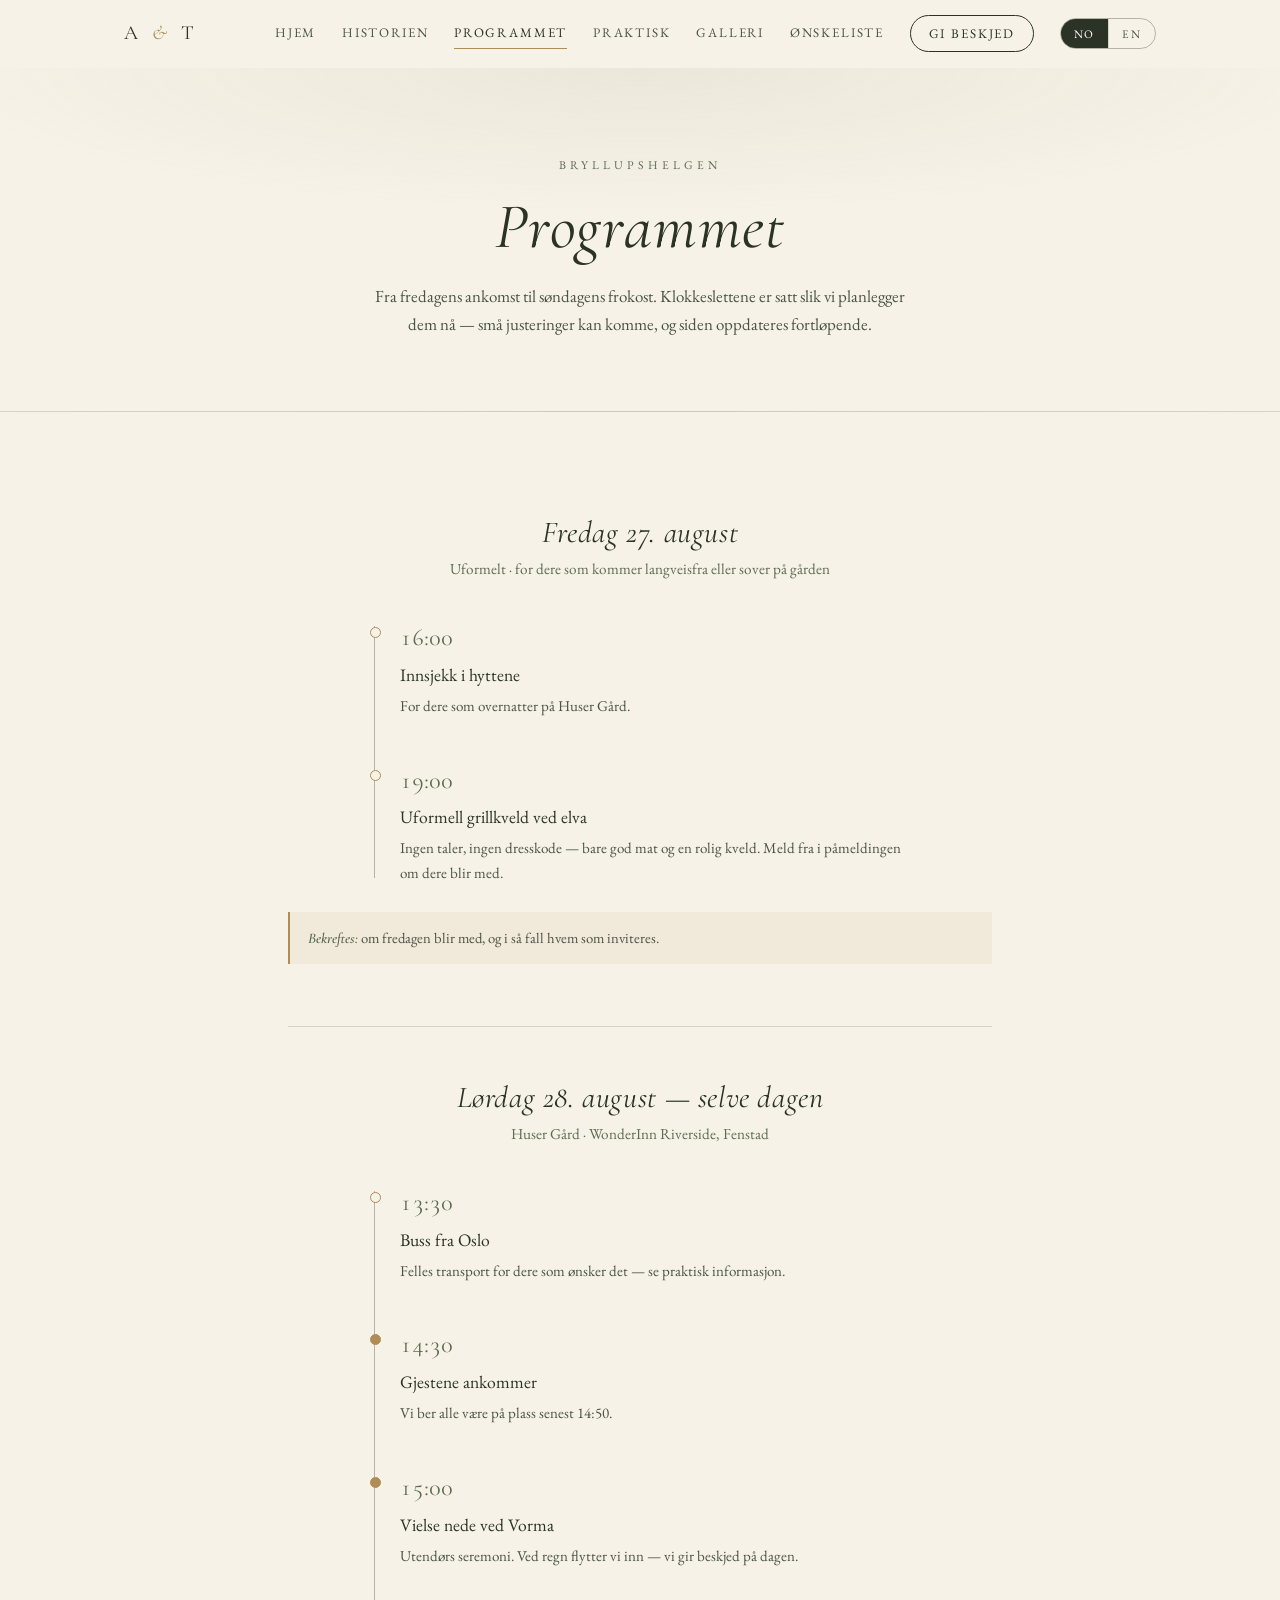
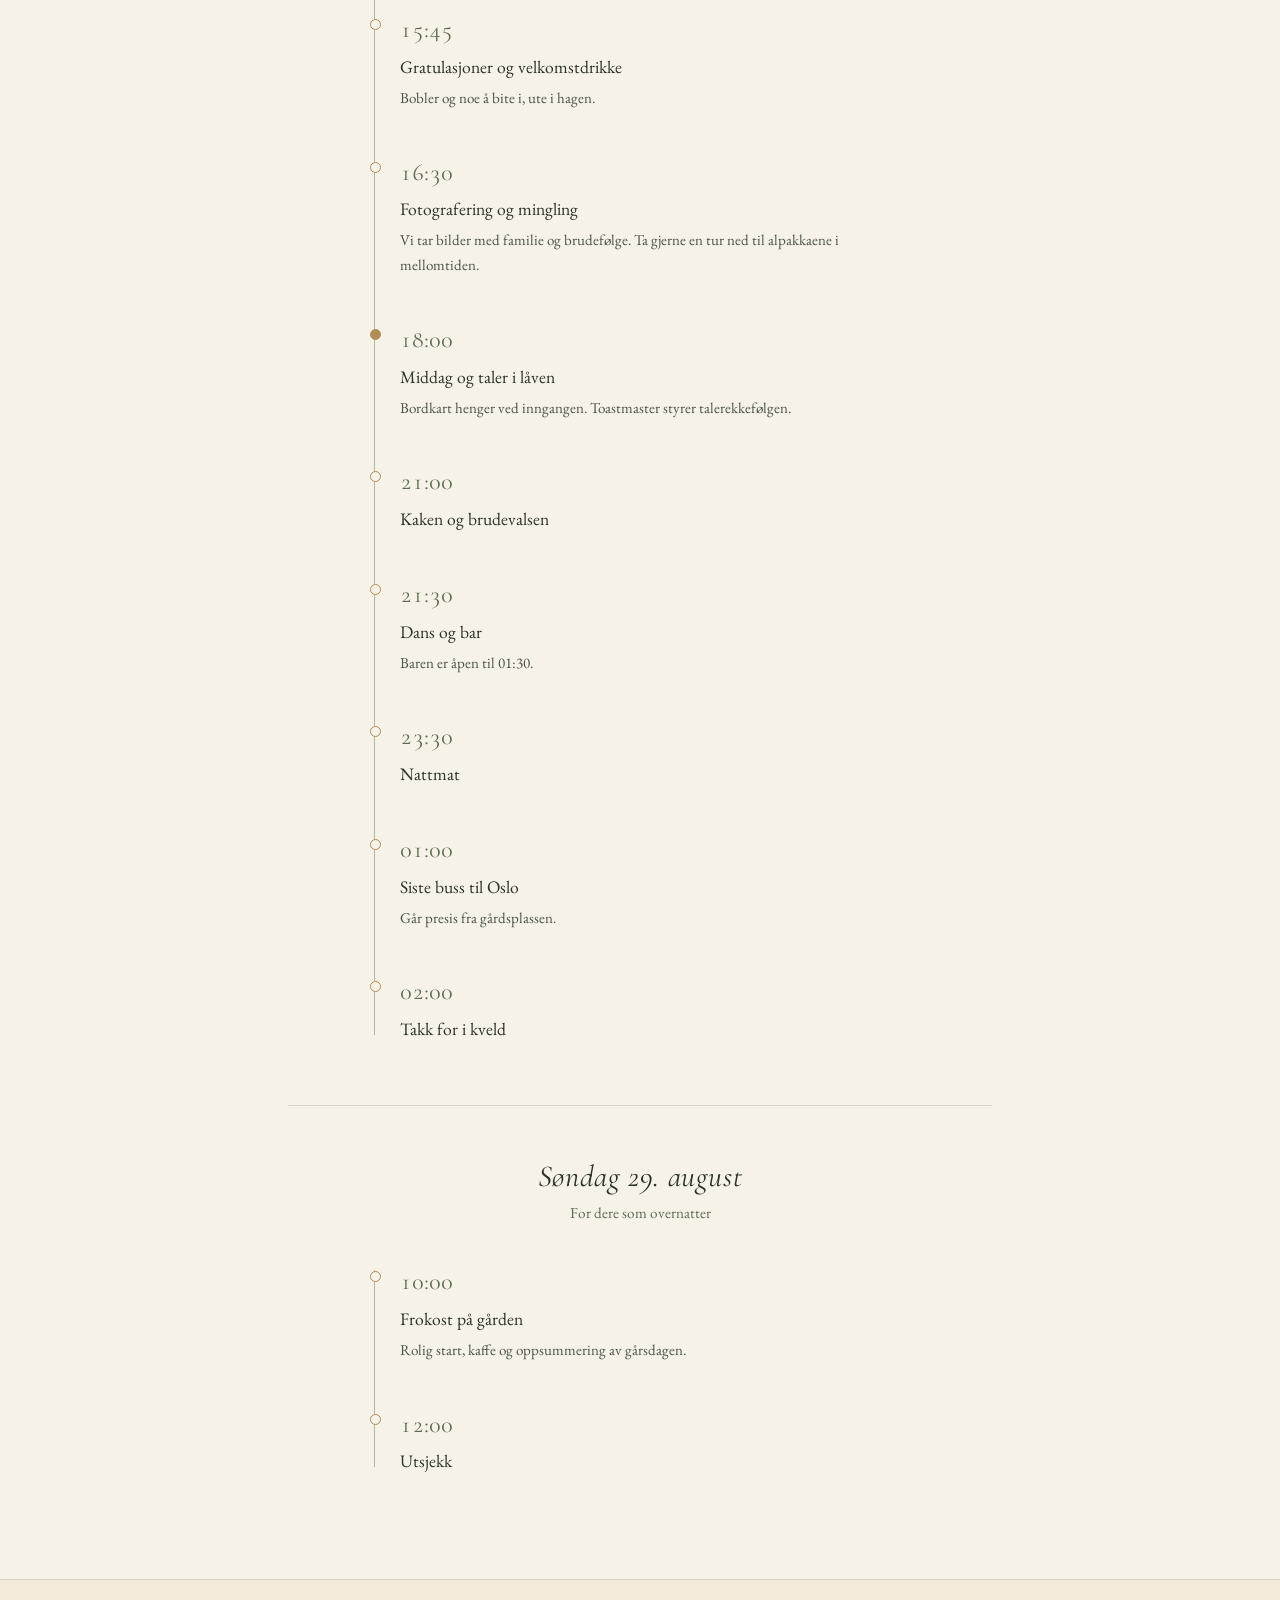
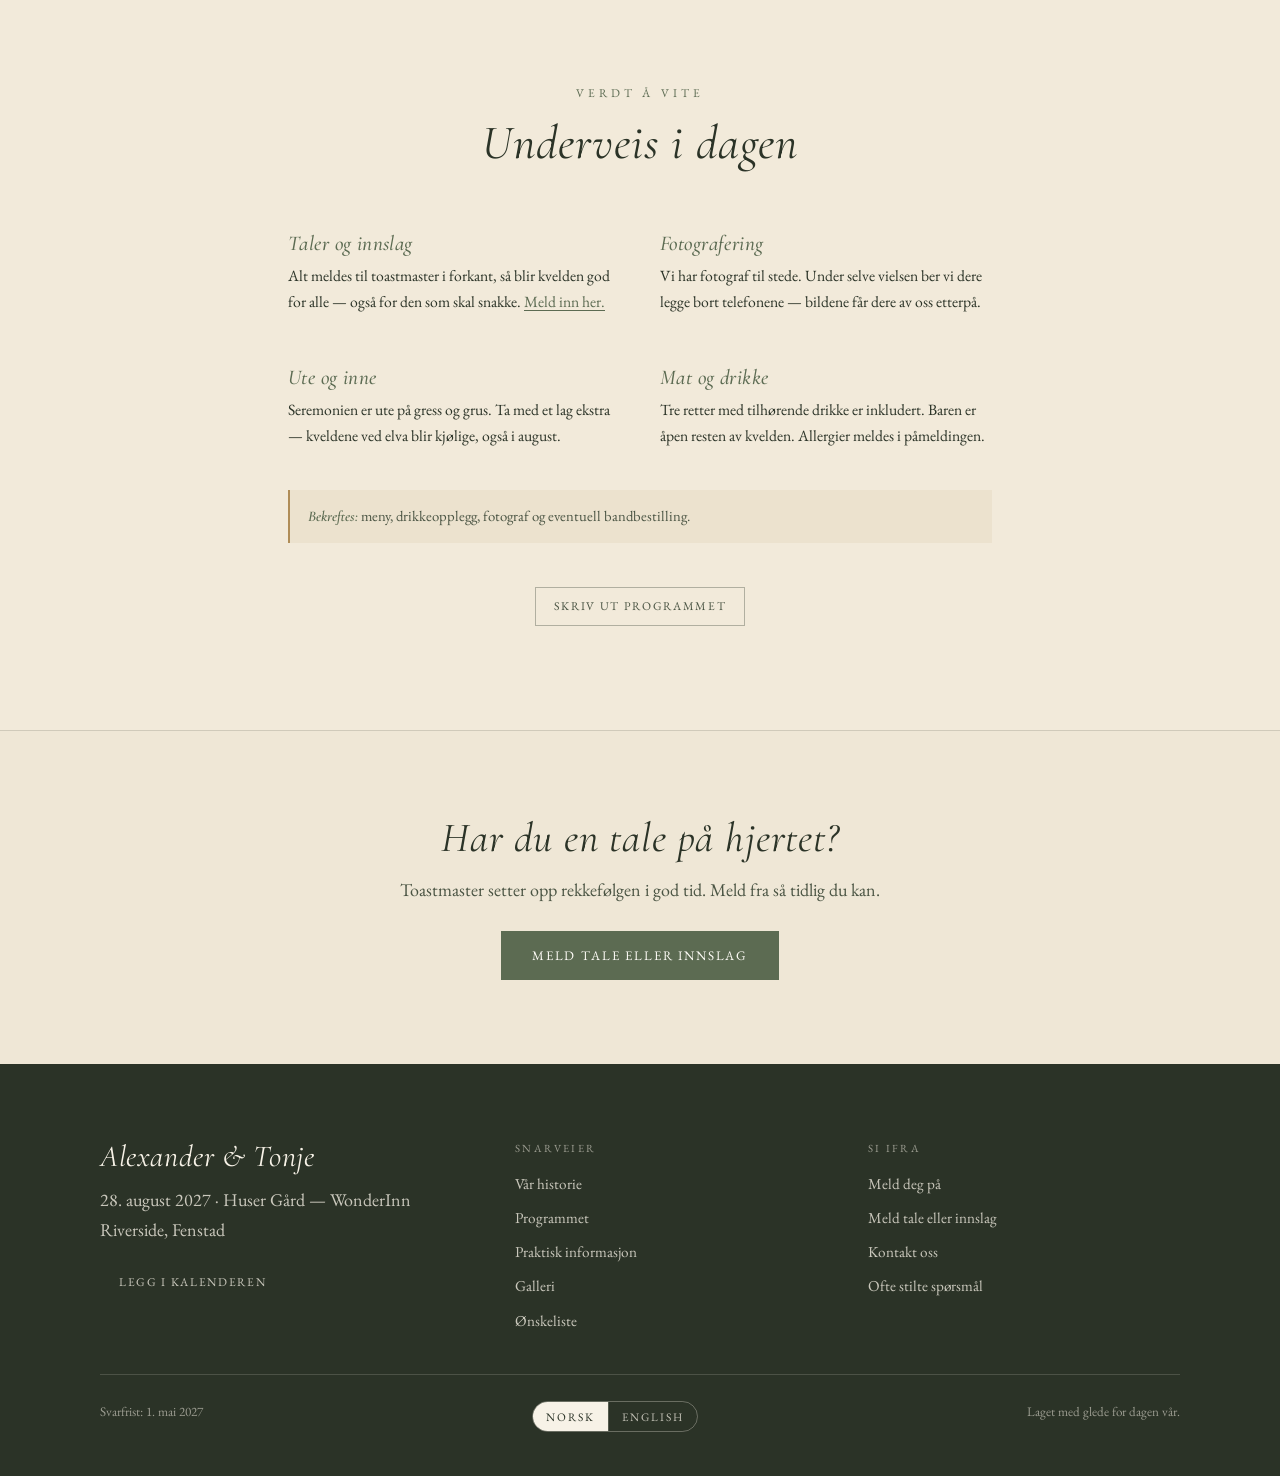
<file: programmet.html>
<!DOCTYPE html>
<html lang="no" data-lang="no" data-title-no="Programmet — Alexander &amp; Tonje" data-title-en="The programme — Alexander &amp; Tonje">
<head>
<meta charset="UTF-8">
<meta name="viewport" content="width=device-width, initial-scale=1.0">
<title>Programmet — Alexander &amp; Tonje</title>
<meta name="description" content="Hele programmet for bryllupshelgen: fredag, selve dagen lørdag 28. august, og søndagsfrokost.">
<meta name="theme-color" content="#F7F2E7">
<meta property="og:type" content="website">
<meta property="og:locale" content="nb_NO">
<meta property="og:locale:alternate" content="en_GB">
<meta property="og:site_name" content="Alexander &amp; Tonje">
<meta property="og:title" content="Programmet — Alexander &amp; Tonje">
<meta property="og:description" content="Hele programmet for bryllupshelgen: fredag, selve dagen lørdag 28. august, og søndagsfrokost.">
<meta property="og:url" content="https://tonjeogalexander.vercel.app/programmet.html">
<meta property="og:image" content="https://tonjeogalexander.vercel.app/assets/img/og-image.jpg">
<meta property="og:image:width" content="1200">
<meta property="og:image:height" content="630">
<meta property="og:image:alt" content="Akvarell av Huser Gård med vielsen nede ved vannet">
<meta name="twitter:card" content="summary_large_image">
<link rel="canonical" href="https://tonjeogalexander.vercel.app/programmet.html">
<link rel="icon" href="assets/img/favicon.svg" type="image/svg+xml">
<link rel="preconnect" href="https://fonts.googleapis.com">
<link rel="preconnect" href="https://fonts.gstatic.com" crossorigin>
<link href="https://fonts.googleapis.com/css2?family=Cormorant+Garamond:ital,wght@0,300;0,400;0,500;0,600;1,400;1,500&family=EB+Garamond:ital,wght@0,400;0,500;0,600;1,400&display=swap" rel="stylesheet">
<link rel="stylesheet" href="assets/css/style.css">
<script>
  // Setter språk før siden tegnes, så det ikke blinker.
  (function () {
    try {
      var l = localStorage.getItem('bryllup-lang');
      if (l === 'en') {
        document.documentElement.setAttribute('data-lang', 'en');
        document.documentElement.setAttribute('lang', 'en');
      }
    } catch (e) {}
  })();
</script>
</head>
<body>

<a class="skip-link" href="#main"><span class="no">Hopp til innhold</span><span class="en">Skip to content</span></a>

<header class="site-header">
  <div class="bar">
    <a class="brand" href="index.html">A <span class="amp">&amp;</span> T</a>
    <button class="nav-toggle" type="button" aria-expanded="false" aria-controls="hovedmeny">Meny</button>
    <nav class="nav" id="hovedmeny" data-no-label="Hovedmeny" data-en-label="Main menu" aria-label="Hovedmeny">
      <a href="index.html"><span class="no">Hjem</span><span class="en">Home</span></a>
      <a href="historien.html"><span class="no">Historien</span><span class="en">Our story</span></a>
      <a href="programmet.html"><span class="no">Programmet</span><span class="en">The day</span></a>
      <a href="praktisk.html"><span class="no">Praktisk</span><span class="en">Practical</span></a>
      <a href="galleri.html"><span class="no">Galleri</span><span class="en">Gallery</span></a>
      <a href="onskeliste.html"><span class="no">Ønskeliste</span><span class="en">Gifts</span></a>
      <a class="nav-cta" href="rsvp.html"><span class="no">Gi beskjed</span><span class="en">RSVP</span></a>
      <div class="lang-switch" role="group" data-no-label="Velg språk" data-en-label="Choose language" aria-label="Velg språk">
        <button type="button" data-lang="no" aria-pressed="true">NO</button>
        <button type="button" data-lang="en" aria-pressed="false">EN</button>
      </div>
    </nav>
  </div>
</header>

<main id="main">
<div class="page-head">
  <p class="eyebrow"><span class="no">Bryllupshelgen</span><span class="en">The wedding weekend</span></p>
  <h1><span class="no">Programmet</span><span class="en">The programme</span></h1>
  <p class="lede no">Fra fredagens ankomst til søndagens frokost. Klokkeslettene er satt slik vi
    planlegger dem nå — små justeringer kan komme, og siden oppdateres fortløpende.</p>
  <p class="lede en" lang="en">From Friday’s arrival to Sunday brunch. The times are as we plan them
    today — small adjustments may follow, and this page is kept up to date.</p>
</div>

<section id="dagene">
  <div class="wrap">

    <!-- FREDAG -->
    <div class="day-block" data-reveal>
      <h3><span class="no">Fredag 27. august</span><span class="en">Friday 27 August</span></h3>
      <p class="day-sub">
        <span class="no">Uformelt · for dere som kommer langveisfra eller sover på gården</span>
        <span class="en">Informal · for those travelling far or staying at the farm</span>
      </p>
      <div class="program">
        <div class="program-item">
          <div class="time">16:00</div>
          <div class="what"><span class="no">Innsjekk i hyttene</span><span class="en">Check in to the cabins</span></div>
          <div class="detail"><span class="no">For dere som overnatter på Huser Gård.</span><span class="en">For those staying at Huser Gård.</span></div>
        </div>
        <div class="program-item">
          <div class="time">19:00</div>
          <div class="what"><span class="no">Uformell grillkveld ved elva</span><span class="en">Informal barbecue by the river</span></div>
          <div class="detail">
            <span class="no">Ingen taler, ingen dresskode — bare god mat og en rolig kveld.
              Meld fra i påmeldingen om dere blir med.</span>
            <span class="en">No speeches, no dress code — just good food and a calm evening.
              Let us know in the RSVP if you are joining.</span>
          </div>
        </div>
      </div>
      <div class="todo-note">
        <div>
          <strong><span class="no">Bekreftes:</span><span class="en">To confirm:</span></strong>
          <span class="no"> om fredagen blir med, og i så fall hvem som inviteres.</span>
          <span class="en"> whether Friday goes ahead, and if so who is invited.</span>
        </div>
      </div>
    </div>

    <!-- LØRDAG -->
    <div class="day-block" data-reveal>
      <h3><span class="no">Lørdag 28. august — selve dagen</span><span class="en">Saturday 28 August — the day itself</span></h3>
      <p class="day-sub">
        <span class="no">Huser Gård · WonderInn Riverside, Fenstad</span>
        <span class="en">Huser Gård · WonderInn Riverside, Fenstad</span>
      </p>
      <div class="program">
        <div class="program-item">
          <div class="time">13:30</div>
          <div class="what"><span class="no">Buss fra Oslo</span><span class="en">Coach from Oslo</span></div>
          <div class="detail"><span class="no">Felles transport for dere som ønsker det — se praktisk informasjon.</span><span class="en">Shared transport for those who want it — see practical information.</span></div>
        </div>
        <div class="program-item is-key">
          <div class="time">14:30</div>
          <div class="what"><span class="no">Gjestene ankommer</span><span class="en">Guests arrive</span></div>
          <div class="detail"><span class="no">Vi ber alle være på plass senest 14:50.</span><span class="en">Please be seated by 14:50 at the latest.</span></div>
        </div>
        <div class="program-item is-key">
          <div class="time">15:00</div>
          <div class="what"><span class="no">Vielse nede ved Vorma</span><span class="en">Ceremony down by the Vorma river</span></div>
          <div class="detail"><span class="no">Utendørs seremoni. Ved regn flytter vi inn — vi gir beskjed på dagen.</span><span class="en">An outdoor ceremony. If it rains we move indoors — we will tell you on the day.</span></div>
        </div>
        <div class="program-item">
          <div class="time">15:45</div>
          <div class="what"><span class="no">Gratulasjoner og velkomstdrikke</span><span class="en">Congratulations and welcome drinks</span></div>
          <div class="detail"><span class="no">Bobler og noe å bite i, ute i hagen.</span><span class="en">Bubbles and something to nibble, out in the garden.</span></div>
        </div>
        <div class="program-item">
          <div class="time">16:30</div>
          <div class="what"><span class="no">Fotografering og mingling</span><span class="en">Photographs and mingling</span></div>
          <div class="detail"><span class="no">Vi tar bilder med familie og brudefølge. Ta gjerne en tur ned til alpakkaene i mellomtiden.</span><span class="en">We take pictures with family and the wedding party. Do go and say hello to the alpacas meanwhile.</span></div>
        </div>
        <div class="program-item is-key">
          <div class="time">18:00</div>
          <div class="what"><span class="no">Middag og taler i låven</span><span class="en">Dinner and speeches in the barn</span></div>
          <div class="detail"><span class="no">Bordkart henger ved inngangen. Toastmaster styrer talerekkefølgen.</span><span class="en">The seating plan is by the entrance. The toastmaster runs the order of speeches.</span></div>
        </div>
        <div class="program-item">
          <div class="time">21:00</div>
          <div class="what"><span class="no">Kaken og brudevalsen</span><span class="en">Cake and the first dance</span></div>
        </div>
        <div class="program-item">
          <div class="time">21:30</div>
          <div class="what"><span class="no">Dans og bar</span><span class="en">Dancing and bar</span></div>
          <div class="detail"><span class="no">Baren er åpen til 01:30.</span><span class="en">The bar is open until 01:30.</span></div>
        </div>
        <div class="program-item">
          <div class="time">23:30</div>
          <div class="what"><span class="no">Nattmat</span><span class="en">Late-night food</span></div>
        </div>
        <div class="program-item">
          <div class="time">01:00</div>
          <div class="what"><span class="no">Siste buss til Oslo</span><span class="en">Last coach to Oslo</span></div>
          <div class="detail"><span class="no">Går presis fra gårdsplassen.</span><span class="en">Leaves the courtyard on time.</span></div>
        </div>
        <div class="program-item">
          <div class="time">02:00</div>
          <div class="what"><span class="no">Takk for i kveld</span><span class="en">Good night</span></div>
        </div>
      </div>
    </div>

    <!-- SØNDAG -->
    <div class="day-block" data-reveal>
      <h3><span class="no">Søndag 29. august</span><span class="en">Sunday 29 August</span></h3>
      <p class="day-sub">
        <span class="no">For dere som overnatter</span><span class="en">For those staying over</span>
      </p>
      <div class="program">
        <div class="program-item">
          <div class="time">10:00</div>
          <div class="what"><span class="no">Frokost på gården</span><span class="en">Breakfast at the farm</span></div>
          <div class="detail"><span class="no">Rolig start, kaffe og oppsummering av gårsdagen.</span><span class="en">A slow start, coffee and a recap of the night before.</span></div>
        </div>
        <div class="program-item">
          <div class="time">12:00</div>
          <div class="what"><span class="no">Utsjekk</span><span class="en">Check out</span></div>
        </div>
      </div>
    </div>

  </div>
</section>

<section class="tint" id="under-dagen">
  <div class="wrap">
    <div class="section-head" data-reveal>
      <p class="eyebrow"><span class="no">Verdt å vite</span><span class="en">Worth knowing</span></p>
      <h2><span class="no">Underveis i dagen</span><span class="en">During the day</span></h2>
    </div>
    <div class="info-grid" data-reveal>
      <div class="block">
        <h4><span class="no">Taler og innslag</span><span class="en">Speeches and surprises</span></h4>
        <p class="no">Alt meldes til toastmaster i forkant, så blir kvelden god for alle — også for
          den som skal snakke. <a href="tale.html">Meld inn her.</a></p>
        <p class="en" lang="en">Everything goes through the toastmaster in advance, which makes the
          evening better for everyone — the speaker included. <a href="tale.html">Register here.</a></p>
      </div>
      <div class="block">
        <h4><span class="no">Fotografering</span><span class="en">Photography</span></h4>
        <p class="no">Vi har fotograf til stede. Under selve vielsen ber vi dere legge bort telefonene
          — bildene får dere av oss etterpå.</p>
        <p class="en" lang="en">We have a photographer with us. During the ceremony itself, please put
          your phones away — we will share the pictures with you afterwards.</p>
      </div>
      <div class="block">
        <h4><span class="no">Ute og inne</span><span class="en">Outdoors and indoors</span></h4>
        <p class="no">Seremonien er ute på gress og grus. Ta med et lag ekstra — kveldene ved elva
          blir kjølige, også i august.</p>
        <p class="en" lang="en">The ceremony is outdoors on grass and gravel. Bring an extra layer —
          evenings by the river get cool, even in August.</p>
      </div>
      <div class="block">
        <h4><span class="no">Mat og drikke</span><span class="en">Food and drink</span></h4>
        <p class="no">Tre retter med tilhørende drikke er inkludert. Baren er åpen resten av kvelden.
          Allergier meldes i påmeldingen.</p>
        <p class="en" lang="en">A three-course dinner with matching drinks is included. The bar is open
          for the rest of the evening. Please tell us about allergies in the RSVP.</p>
      </div>
    </div>
    <div class="todo-note" data-reveal>
      <div>
        <strong><span class="no">Bekreftes:</span><span class="en">To confirm:</span></strong>
        <span class="no"> meny, drikkeopplegg, fotograf og eventuell bandbestilling.</span>
        <span class="en"> menu, drinks arrangement, photographer and any band booking.</span>
      </div>
    </div>
    <p class="center mt-l" data-reveal>
      <a class="btn btn-ghost btn-sm" href="javascript:window.print()">
        <span class="no">Skriv ut programmet</span><span class="en">Print the programme</span>
      </a>
    </p>
  </div>
</section>

<div class="cta-band">
  <h2><span class="no">Har du en tale på hjertet?</span><span class="en">Got a speech in you?</span></h2>
  <p class="no">Toastmaster setter opp rekkefølgen i god tid. Meld fra så tidlig du kan.</p>
  <p class="en" lang="en">The toastmaster sets the order well in advance. Let us know as early as you can.</p>
  <a class="btn btn-primary" href="tale.html"><span class="no">Meld tale eller innslag</span><span class="en">Register a speech</span></a>
</div>
</main>

<footer class="site-footer">
  <div class="footer-top">
    <div>
      <h3>Alexander &amp; Tonje</h3>
      <p class="no">28. august 2027 · Huser Gård — WonderInn Riverside, Fenstad</p>
      <p class="en" lang="en">28 August 2027 · Huser Gård — WonderInn Riverside, Fenstad, Norway</p>
      <p style="margin-top:16px">
        <a class="btn btn-sm" href="#" data-calendar>
          <span class="no">Legg i kalenderen</span><span class="en">Add to calendar</span>
        </a>
      </p>
    </div>
    <div>
      <div class="col-title"><span class="no">Snarveier</span><span class="en">Shortcuts</span></div>
      <ul>
        <li><a href="historien.html"><span class="no">Vår historie</span><span class="en">Our story</span></a></li>
        <li><a href="programmet.html"><span class="no">Programmet</span><span class="en">The programme</span></a></li>
        <li><a href="praktisk.html"><span class="no">Praktisk informasjon</span><span class="en">Practical information</span></a></li>
        <li><a href="galleri.html"><span class="no">Galleri</span><span class="en">Gallery</span></a></li>
        <li><a href="onskeliste.html"><span class="no">Ønskeliste</span><span class="en">Gift list</span></a></li>
      </ul>
    </div>
    <div>
      <div class="col-title"><span class="no">Si ifra</span><span class="en">Get in touch</span></div>
      <ul>
        <li><a href="rsvp.html"><span class="no">Meld deg på</span><span class="en">RSVP</span></a></li>
        <li><a href="tale.html"><span class="no">Meld tale eller innslag</span><span class="en">Speeches &amp; surprises</span></a></li>
        <li><a href="kontakt.html"><span class="no">Kontakt oss</span><span class="en">Contact us</span></a></li>
        <li><a href="praktisk.html#faq"><span class="no">Ofte stilte spørsmål</span><span class="en">Frequently asked questions</span></a></li>
      </ul>
    </div>
  </div>
  <div class="footer-bottom">
    <div>
      <span class="no">Svarfrist: </span><span class="en">RSVP by </span>
      <span data-cfg="rsvpDeadline">1. mai 2027</span>
    </div>
    <div class="lang-switch" role="group" data-no-label="Velg språk" data-en-label="Choose language" aria-label="Velg språk">
      <button type="button" data-lang="no" aria-pressed="true">Norsk</button>
      <button type="button" data-lang="en" aria-pressed="false">English</button>
    </div>
    <div>
      <span class="no">Laget med glede for dagen vår.</span>
      <span class="en">Made with joy for our day.</span>
    </div>
  </div>
</footer>

<script src="assets/js/config.js"></script>
<script src="assets/js/main.js"></script>

</body>
</html>
</file>
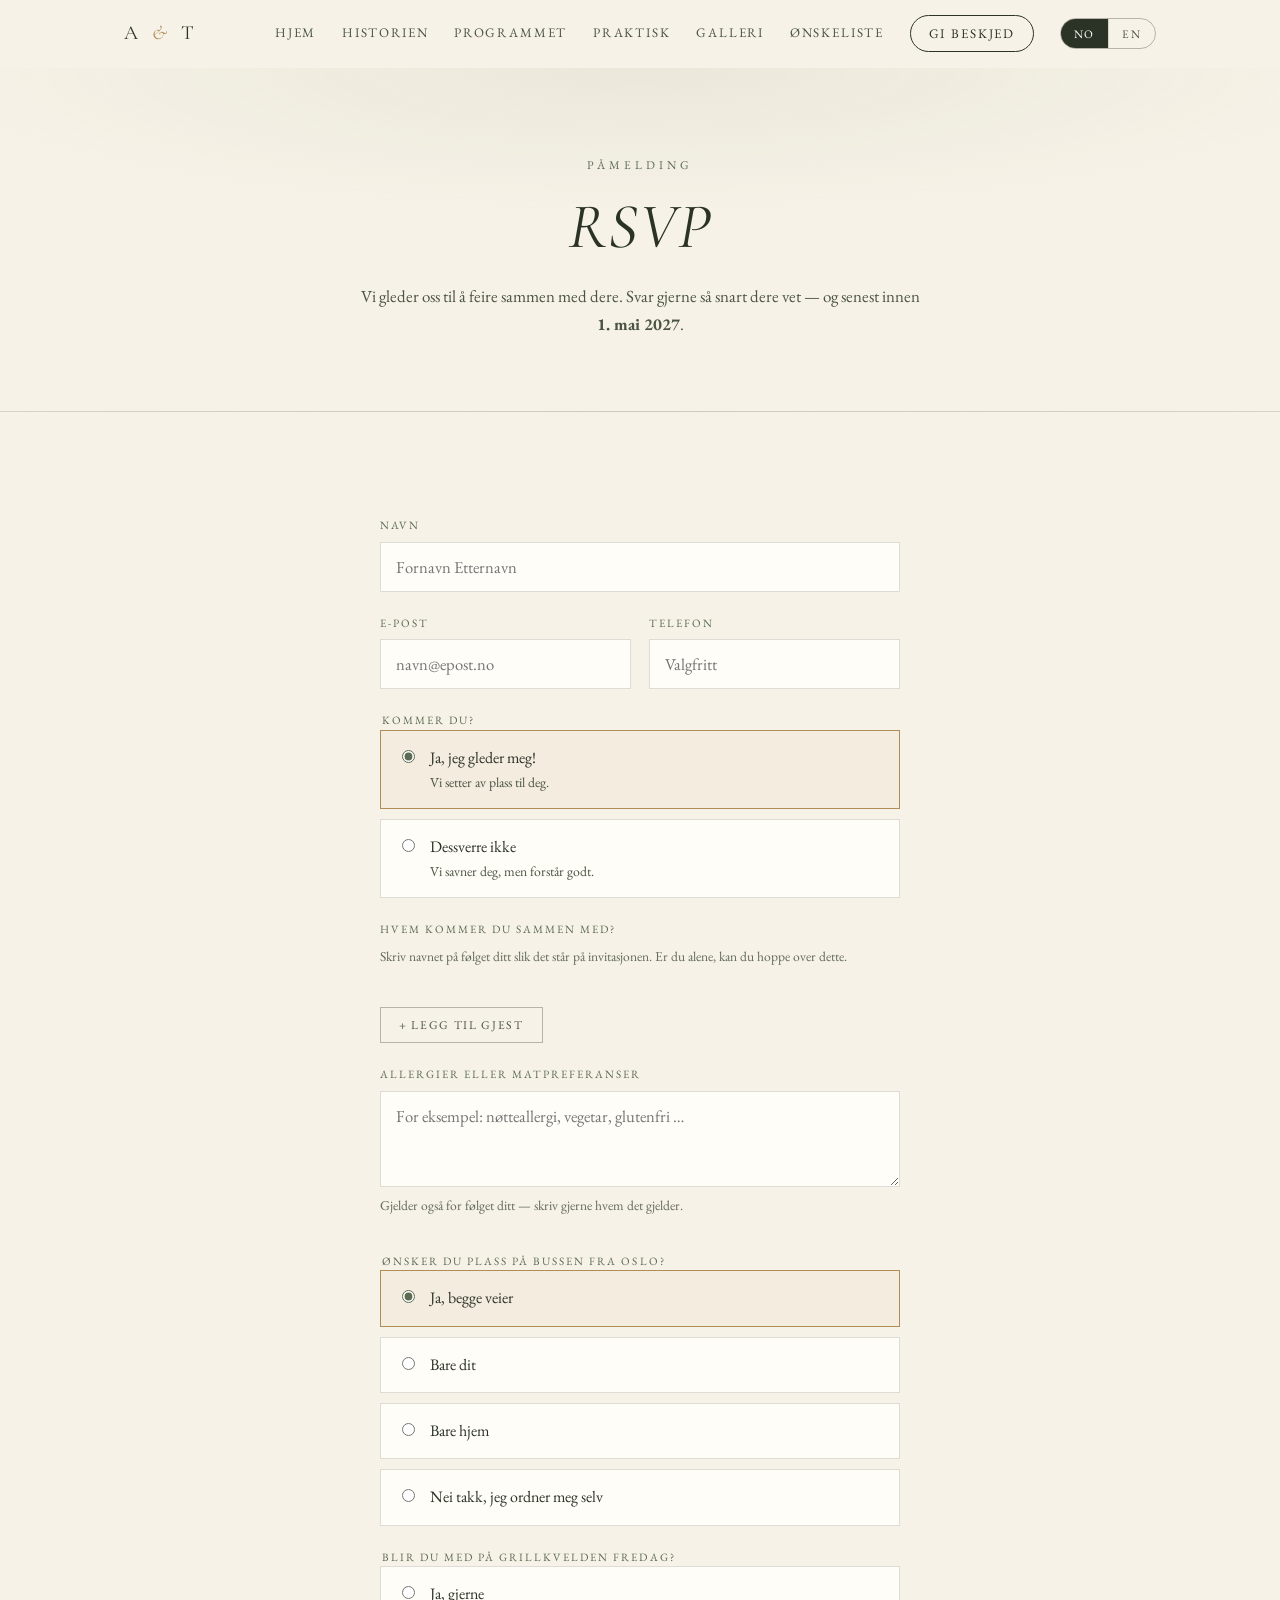
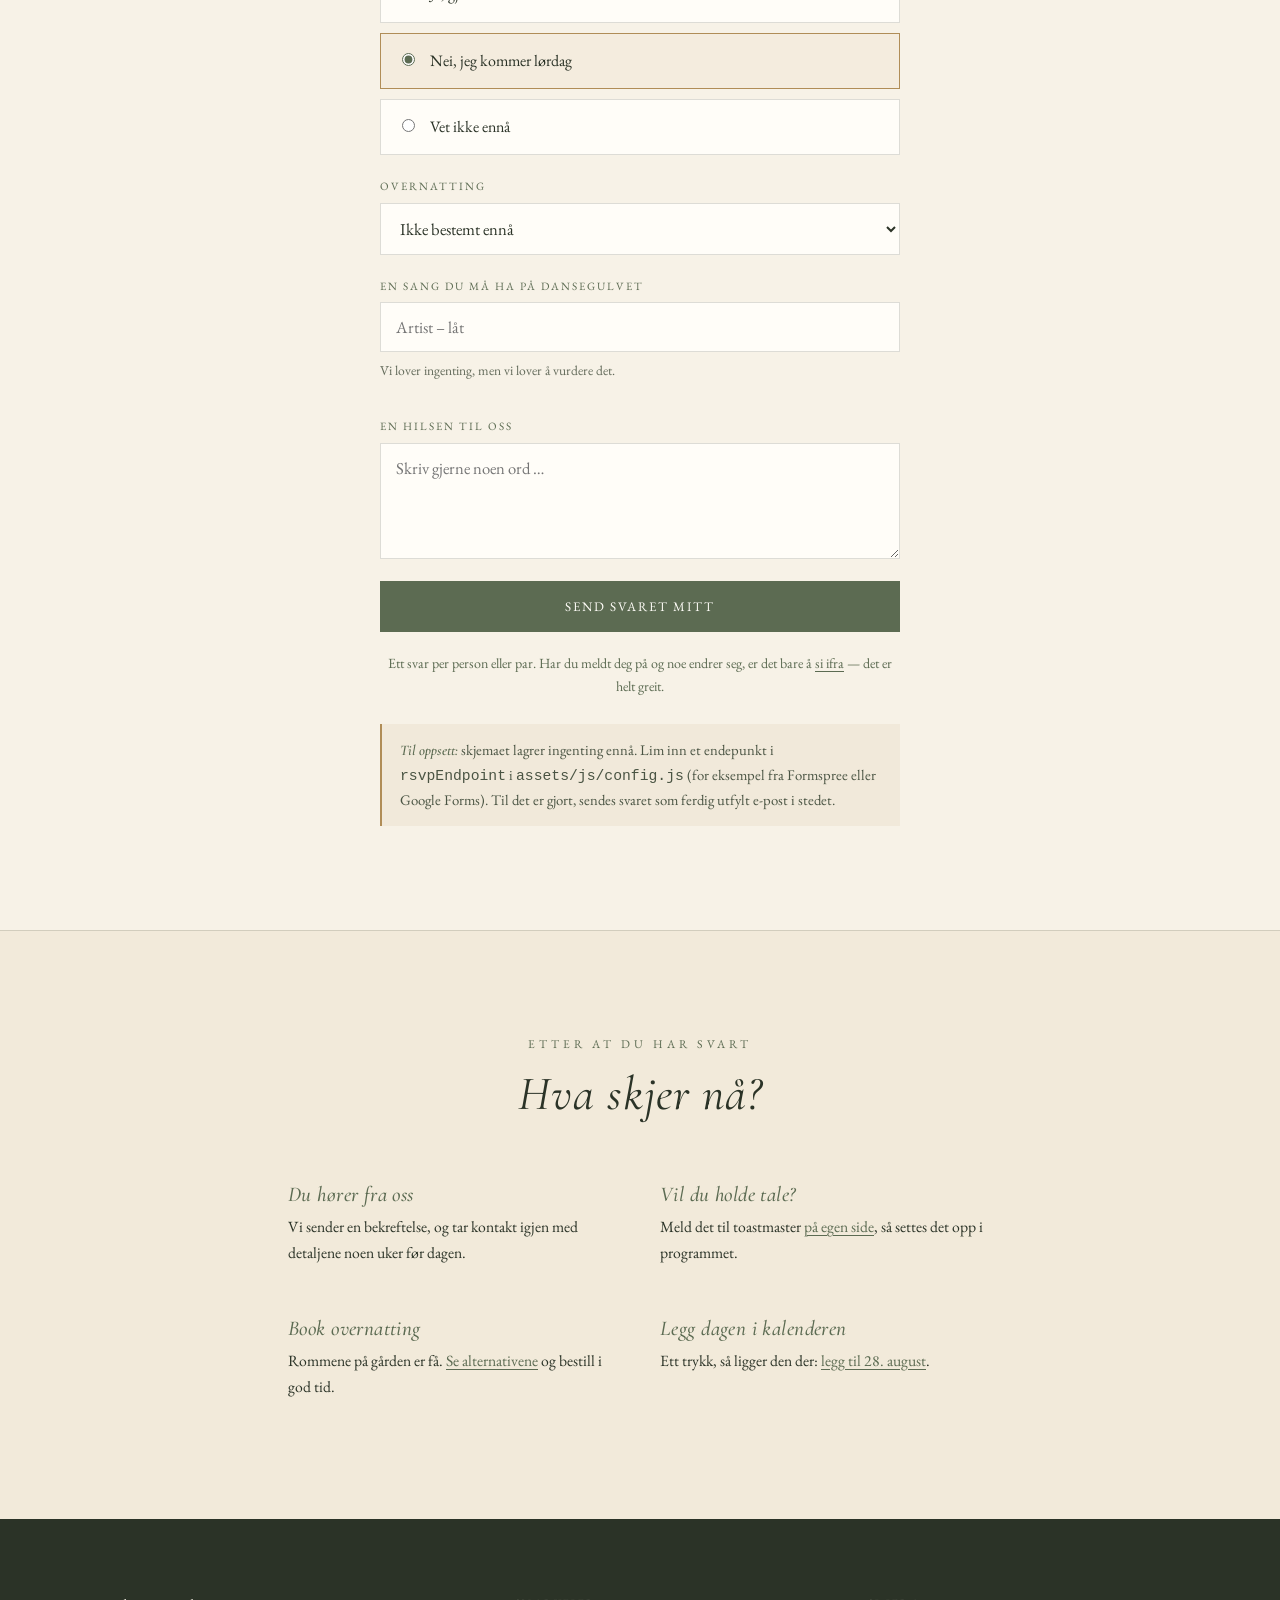
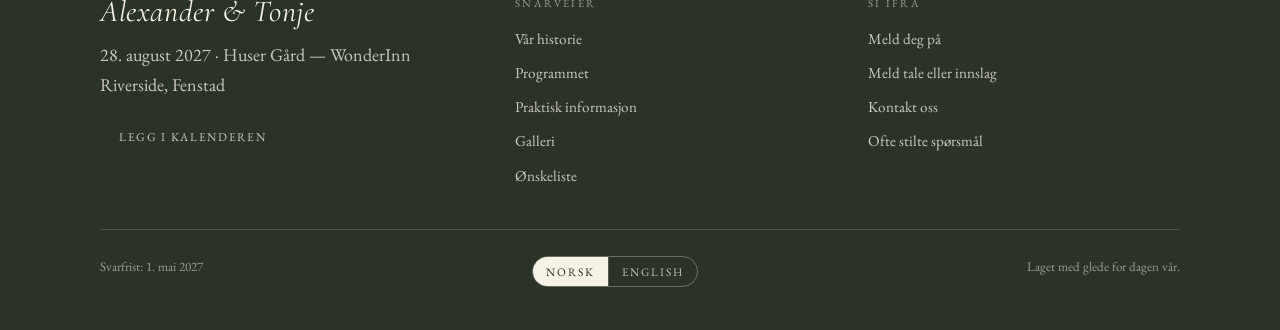
<file: rsvp.html>
<!DOCTYPE html>
<html lang="no" data-lang="no" data-title-no="Påmelding — Alexander &amp; Tonje" data-title-en="RSVP — Alexander &amp; Tonje">
<head>
<meta charset="UTF-8">
<meta name="viewport" content="width=device-width, initial-scale=1.0">
<title>Påmelding — Alexander &amp; Tonje</title>
<meta name="description" content="Meld deg på bryllupet til Alexander og Tonje. Svarfrist 1. mai 2027.">
<meta name="theme-color" content="#F7F2E7">
<meta property="og:type" content="website">
<meta property="og:locale" content="nb_NO">
<meta property="og:locale:alternate" content="en_GB">
<meta property="og:site_name" content="Alexander &amp; Tonje">
<meta property="og:title" content="Påmelding — Alexander &amp; Tonje">
<meta property="og:description" content="Meld deg på bryllupet til Alexander og Tonje. Svarfrist 1. mai 2027.">
<meta property="og:url" content="https://tonjeogalexander.vercel.app/rsvp.html">
<meta property="og:image" content="https://tonjeogalexander.vercel.app/assets/img/og-image.jpg">
<meta property="og:image:width" content="1200">
<meta property="og:image:height" content="630">
<meta property="og:image:alt" content="Akvarell av Huser Gård med vielsen nede ved vannet">
<meta name="twitter:card" content="summary_large_image">
<link rel="canonical" href="https://tonjeogalexander.vercel.app/rsvp.html">
<link rel="icon" href="assets/img/favicon.svg" type="image/svg+xml">
<link rel="preconnect" href="https://fonts.googleapis.com">
<link rel="preconnect" href="https://fonts.gstatic.com" crossorigin>
<link href="https://fonts.googleapis.com/css2?family=Cormorant+Garamond:ital,wght@0,300;0,400;0,500;0,600;1,400;1,500&family=EB+Garamond:ital,wght@0,400;0,500;0,600;1,400&display=swap" rel="stylesheet">
<link rel="stylesheet" href="assets/css/style.css">
<script>
  // Setter språk før siden tegnes, så det ikke blinker.
  (function () {
    try {
      var l = localStorage.getItem('bryllup-lang');
      if (l === 'en') {
        document.documentElement.setAttribute('data-lang', 'en');
        document.documentElement.setAttribute('lang', 'en');
      }
    } catch (e) {}
  })();
</script>
</head>
<body>

<a class="skip-link" href="#main"><span class="no">Hopp til innhold</span><span class="en">Skip to content</span></a>

<header class="site-header">
  <div class="bar">
    <a class="brand" href="index.html">A <span class="amp">&amp;</span> T</a>
    <button class="nav-toggle" type="button" aria-expanded="false" aria-controls="hovedmeny">Meny</button>
    <nav class="nav" id="hovedmeny" data-no-label="Hovedmeny" data-en-label="Main menu" aria-label="Hovedmeny">
      <a href="index.html"><span class="no">Hjem</span><span class="en">Home</span></a>
      <a href="historien.html"><span class="no">Historien</span><span class="en">Our story</span></a>
      <a href="programmet.html"><span class="no">Programmet</span><span class="en">The day</span></a>
      <a href="praktisk.html"><span class="no">Praktisk</span><span class="en">Practical</span></a>
      <a href="galleri.html"><span class="no">Galleri</span><span class="en">Gallery</span></a>
      <a href="onskeliste.html"><span class="no">Ønskeliste</span><span class="en">Gifts</span></a>
      <a class="nav-cta" href="rsvp.html"><span class="no">Gi beskjed</span><span class="en">RSVP</span></a>
      <div class="lang-switch" role="group" data-no-label="Velg språk" data-en-label="Choose language" aria-label="Velg språk">
        <button type="button" data-lang="no" aria-pressed="true">NO</button>
        <button type="button" data-lang="en" aria-pressed="false">EN</button>
      </div>
    </nav>
  </div>
</header>

<main id="main">
<div class="page-head">
  <p class="eyebrow"><span class="no">Påmelding</span><span class="en">RSVP</span></p>
  <h1>RSVP</h1>
  <p class="lede no">Vi gleder oss til å feire sammen med dere. Svar gjerne så snart dere vet —
    og senest innen <strong data-cfg="rsvpDeadline">1. mai 2027</strong>.</p>
  <p class="lede en" lang="en">We are looking forward to celebrating with you. Please reply as soon as
    you know — and by <strong data-cfg="rsvpDeadline">1 May 2027</strong> at the latest.</p>
</div>

<section id="skjema">
  <div class="wrap">

    <div class="form-status" data-form-status hidden></div>

    <form class="form" data-form data-subject="RSVP" method="post" action="#">
      <!-- Spamfelle: skal stå tom -->
      <div class="hp-field" aria-hidden="true">
        <label for="_gotcha">La dette feltet stå tomt</label>
        <input type="text" id="_gotcha" name="_gotcha" tabindex="-1" autocomplete="off">
      </div>

      <div class="field">
        <label for="navn"><span class="no">Navn</span><span class="en">Name</span></label>
        <input type="text" id="navn" name="navn" required
               placeholder="Fornavn Etternavn"
               data-no-placeholder="Fornavn Etternavn" data-en-placeholder="First name Last name">
      </div>

      <div class="form-row">
        <div class="field">
          <label for="epost"><span class="no">E-post</span><span class="en">Email</span></label>
          <input type="email" id="epost" name="epost" required
                 placeholder="navn@epost.no"
                 data-no-placeholder="navn@epost.no" data-en-placeholder="name@email.com">
        </div>
        <div class="field">
          <label for="telefon"><span class="no">Telefon</span><span class="en">Phone</span></label>
          <input type="tel" id="telefon" name="telefon"
                 placeholder="Valgfritt"
                 data-no-placeholder="Valgfritt" data-en-placeholder="Optional">
        </div>
      </div>

      <fieldset>
        <legend class="fieldset-label">
          <span class="no">Kommer du?</span><span class="en">Are you coming?</span>
        </legend>
        <label class="choice">
          <input type="radio" name="kommer" value="ja" required checked data-toggle-target="#kommer-felter">
          <span class="choice-text">
            <span class="no">Ja, jeg gleder meg!</span><span class="en">Yes, I would love to!</span>
            <small>
              <span class="no">Vi setter av plass til deg.</span>
              <span class="en">We will save you a seat.</span>
            </small>
          </span>
        </label>
        <label class="choice">
          <input type="radio" name="kommer" value="nei" data-toggle-target="#kommer-felter">
          <span class="choice-text">
            <span class="no">Dessverre ikke</span><span class="en">Sadly not</span>
            <small>
              <span class="no">Vi savner deg, men forstår godt.</span>
              <span class="en">We will miss you, but we understand.</span>
            </small>
          </span>
        </label>
      </fieldset>

      <div id="kommer-felter" style="display:flex; flex-direction:column; gap:22px;">

        <div class="field">
          <span class="fieldset-label">
            <span class="no">Hvem kommer du sammen med?</span><span class="en">Who is coming with you?</span>
          </span>
          <p class="hint no">Skriv navnet på følget ditt slik det står på invitasjonen.
            Er du alene, kan du hoppe over dette.</p>
          <p class="hint en" lang="en">Add the name of your plus one as it appears on the invitation.
            If you are coming alone, you can skip this.</p>
          <div class="guest-list" data-guest-list></div>
          <p style="margin-top:12px">
            <button type="button" class="btn btn-sm btn-ghost" data-add-guest>
              <span class="no">+ Legg til gjest</span><span class="en">+ Add a guest</span>
            </button>
          </p>
        </div>

        <div class="field">
          <label for="allergier">
            <span class="no">Allergier eller matpreferanser</span>
            <span class="en">Allergies or dietary preferences</span>
          </label>
          <textarea id="allergier" name="allergier" rows="3"
                    placeholder="For eksempel: nøtteallergi, vegetar, glutenfri …"
                    data-no-placeholder="For eksempel: nøtteallergi, vegetar, glutenfri …"
                    data-en-placeholder="For example: nut allergy, vegetarian, gluten free …"></textarea>
          <p class="hint no">Gjelder også for følget ditt — skriv gjerne hvem det gjelder.</p>
          <p class="hint en" lang="en">This covers your plus one too — do say who it applies to.</p>
        </div>

        <fieldset>
          <legend class="fieldset-label">
            <span class="no">Ønsker du plass på bussen fra Oslo?</span>
            <span class="en">Would you like a seat on the coach from Oslo?</span>
          </legend>
          <label class="choice">
            <input type="radio" name="buss" value="ja-begge-veier" checked>
            <span class="choice-text"><span class="no">Ja, begge veier</span><span class="en">Yes, both ways</span></span>
          </label>
          <label class="choice">
            <input type="radio" name="buss" value="bare-dit">
            <span class="choice-text"><span class="no">Bare dit</span><span class="en">Only there</span></span>
          </label>
          <label class="choice">
            <input type="radio" name="buss" value="bare-hjem">
            <span class="choice-text"><span class="no">Bare hjem</span><span class="en">Only back</span></span>
          </label>
          <label class="choice">
            <input type="radio" name="buss" value="nei">
            <span class="choice-text"><span class="no">Nei takk, jeg ordner meg selv</span><span class="en">No thank you, I will make my own way</span></span>
          </label>
        </fieldset>

        <fieldset>
          <legend class="fieldset-label">
            <span class="no">Blir du med på grillkvelden fredag?</span>
            <span class="en">Will you join the barbecue on Friday?</span>
          </legend>
          <label class="choice">
            <input type="radio" name="fredag" value="ja">
            <span class="choice-text"><span class="no">Ja, gjerne</span><span class="en">Yes, please</span></span>
          </label>
          <label class="choice">
            <input type="radio" name="fredag" value="nei" checked>
            <span class="choice-text"><span class="no">Nei, jeg kommer lørdag</span><span class="en">No, I will come on Saturday</span></span>
          </label>
          <label class="choice">
            <input type="radio" name="fredag" value="vet-ikke">
            <span class="choice-text"><span class="no">Vet ikke ennå</span><span class="en">Not sure yet</span></span>
          </label>
        </fieldset>

        <div class="field">
          <label for="overnatting">
            <span class="no">Overnatting</span><span class="en">Accommodation</span>
          </label>
          <select id="overnatting" name="overnatting">
            <option value="ikke-bestemt" data-no-text="Ikke bestemt ennå" data-en-text="Not decided yet">Ikke bestemt ennå</option>
            <option value="pa-garden" data-no-text="Jeg sover på gården" data-en-text="I am staying at the farm">Jeg sover på gården</option>
            <option value="hotell" data-no-text="Jeg bor på hotell i nærheten" data-en-text="I am staying at a hotel nearby">Jeg bor på hotell i nærheten</option>
            <option value="reiser-hjem" data-no-text="Jeg reiser hjem samme kveld" data-en-text="I am travelling home the same evening">Jeg reiser hjem samme kveld</option>
          </select>
        </div>

        <div class="field">
          <label for="sang">
            <span class="no">En sang du må ha på dansegulvet</span>
            <span class="en">A song you need on the dance floor</span>
          </label>
          <input type="text" id="sang" name="sang"
                 placeholder="Artist – låt"
                 data-no-placeholder="Artist – låt" data-en-placeholder="Artist – track">
          <p class="hint no">Vi lover ingenting, men vi lover å vurdere det.</p>
          <p class="hint en" lang="en">We promise nothing, but we promise to consider it.</p>
        </div>

      </div>

      <div class="field">
        <label for="hilsen">
          <span class="no">En hilsen til oss</span><span class="en">A message to us</span>
        </label>
        <textarea id="hilsen" name="hilsen" rows="4"
                  placeholder="Skriv gjerne noen ord …"
                  data-no-placeholder="Skriv gjerne noen ord …"
                  data-en-placeholder="Write us a few words …"></textarea>
      </div>

      <button class="btn btn-primary rsvp-submit" type="submit" style="padding:16px">
        <span class="no">Send svaret mitt</span><span class="en">Send my reply</span>
      </button>
    </form>

    <p class="form-note no">
      Ett svar per person eller par. Har du meldt deg på og noe endrer seg, er det bare å
      <a href="kontakt.html">si ifra</a> — det er helt greit.
    </p>
    <p class="form-note en" lang="en">
      One reply per person or couple. If something changes after you have replied, just
      <a href="kontakt.html">let us know</a> — that is entirely fine.
    </p>

    <div class="todo-note" style="max-width:520px; margin-left:auto; margin-right:auto;" data-reveal>
      <div>
        <strong><span class="no">Til oppsett:</span><span class="en">Setup needed:</span></strong>
        <span class="no"> skjemaet lagrer ingenting ennå. Lim inn et endepunkt i
          <code>rsvpEndpoint</code> i <code>assets/js/config.js</code> (for eksempel fra Formspree
          eller Google Forms). Til det er gjort, sendes svaret som ferdig utfylt e-post i stedet.</span>
        <span class="en"> the form does not store anything yet. Paste an endpoint into
          <code>rsvpEndpoint</code> in <code>assets/js/config.js</code> (from Formspree or Google
          Forms, for instance). Until then, replies are sent as a pre-filled email instead.</span>
      </div>
    </div>
  </div>
</section>

<section class="tint" id="etterpaa">
  <div class="wrap">
    <div class="section-head" data-reveal>
      <p class="eyebrow"><span class="no">Etter at du har svart</span><span class="en">Once you have replied</span></p>
      <h2><span class="no">Hva skjer nå?</span><span class="en">What happens next?</span></h2>
    </div>
    <div class="info-grid" data-reveal>
      <div class="block">
        <h4><span class="no">Du hører fra oss</span><span class="en">You will hear from us</span></h4>
        <p class="no">Vi sender en bekreftelse, og tar kontakt igjen med detaljene noen uker før dagen.</p>
        <p class="en" lang="en">We will send a confirmation and get back in touch with the details a
          few weeks before the day.</p>
      </div>
      <div class="block">
        <h4><span class="no">Vil du holde tale?</span><span class="en">Want to give a speech?</span></h4>
        <p class="no">Meld det til toastmaster <a href="tale.html">på egen side</a>, så settes det opp
          i programmet.</p>
        <p class="en" lang="en">Register it with the toastmaster <a href="tale.html">on its own page</a>
          and it goes into the programme.</p>
      </div>
      <div class="block">
        <h4><span class="no">Book overnatting</span><span class="en">Book somewhere to stay</span></h4>
        <p class="no">Rommene på gården er få. <a href="praktisk.html#overnatting">Se alternativene</a>
          og bestill i god tid.</p>
        <p class="en" lang="en">There are few rooms at the farm.
          <a href="praktisk.html#overnatting">See the options</a> and book early.</p>
      </div>
      <div class="block">
        <h4><span class="no">Legg dagen i kalenderen</span><span class="en">Put the day in your calendar</span></h4>
        <p class="no">Ett trykk, så ligger den der: <a href="#" data-calendar>legg til 28. august</a>.</p>
        <p class="en" lang="en">One tap and it is in there: <a href="#" data-calendar>add 28 August</a>.</p>
      </div>
    </div>
  </div>
</section>
</main>

<footer class="site-footer">
  <div class="footer-top">
    <div>
      <h3>Alexander &amp; Tonje</h3>
      <p class="no">28. august 2027 · Huser Gård — WonderInn Riverside, Fenstad</p>
      <p class="en" lang="en">28 August 2027 · Huser Gård — WonderInn Riverside, Fenstad, Norway</p>
      <p style="margin-top:16px">
        <a class="btn btn-sm" href="#" data-calendar>
          <span class="no">Legg i kalenderen</span><span class="en">Add to calendar</span>
        </a>
      </p>
    </div>
    <div>
      <div class="col-title"><span class="no">Snarveier</span><span class="en">Shortcuts</span></div>
      <ul>
        <li><a href="historien.html"><span class="no">Vår historie</span><span class="en">Our story</span></a></li>
        <li><a href="programmet.html"><span class="no">Programmet</span><span class="en">The programme</span></a></li>
        <li><a href="praktisk.html"><span class="no">Praktisk informasjon</span><span class="en">Practical information</span></a></li>
        <li><a href="galleri.html"><span class="no">Galleri</span><span class="en">Gallery</span></a></li>
        <li><a href="onskeliste.html"><span class="no">Ønskeliste</span><span class="en">Gift list</span></a></li>
      </ul>
    </div>
    <div>
      <div class="col-title"><span class="no">Si ifra</span><span class="en">Get in touch</span></div>
      <ul>
        <li><a href="rsvp.html"><span class="no">Meld deg på</span><span class="en">RSVP</span></a></li>
        <li><a href="tale.html"><span class="no">Meld tale eller innslag</span><span class="en">Speeches &amp; surprises</span></a></li>
        <li><a href="kontakt.html"><span class="no">Kontakt oss</span><span class="en">Contact us</span></a></li>
        <li><a href="praktisk.html#faq"><span class="no">Ofte stilte spørsmål</span><span class="en">Frequently asked questions</span></a></li>
      </ul>
    </div>
  </div>
  <div class="footer-bottom">
    <div>
      <span class="no">Svarfrist: </span><span class="en">RSVP by </span>
      <span data-cfg="rsvpDeadline">1. mai 2027</span>
    </div>
    <div class="lang-switch" role="group" data-no-label="Velg språk" data-en-label="Choose language" aria-label="Velg språk">
      <button type="button" data-lang="no" aria-pressed="true">Norsk</button>
      <button type="button" data-lang="en" aria-pressed="false">English</button>
    </div>
    <div>
      <span class="no">Laget med glede for dagen vår.</span>
      <span class="en">Made with joy for our day.</span>
    </div>
  </div>
</footer>

<script src="assets/js/config.js"></script>
<script src="assets/js/main.js"></script>

</body>
</html>
</file>
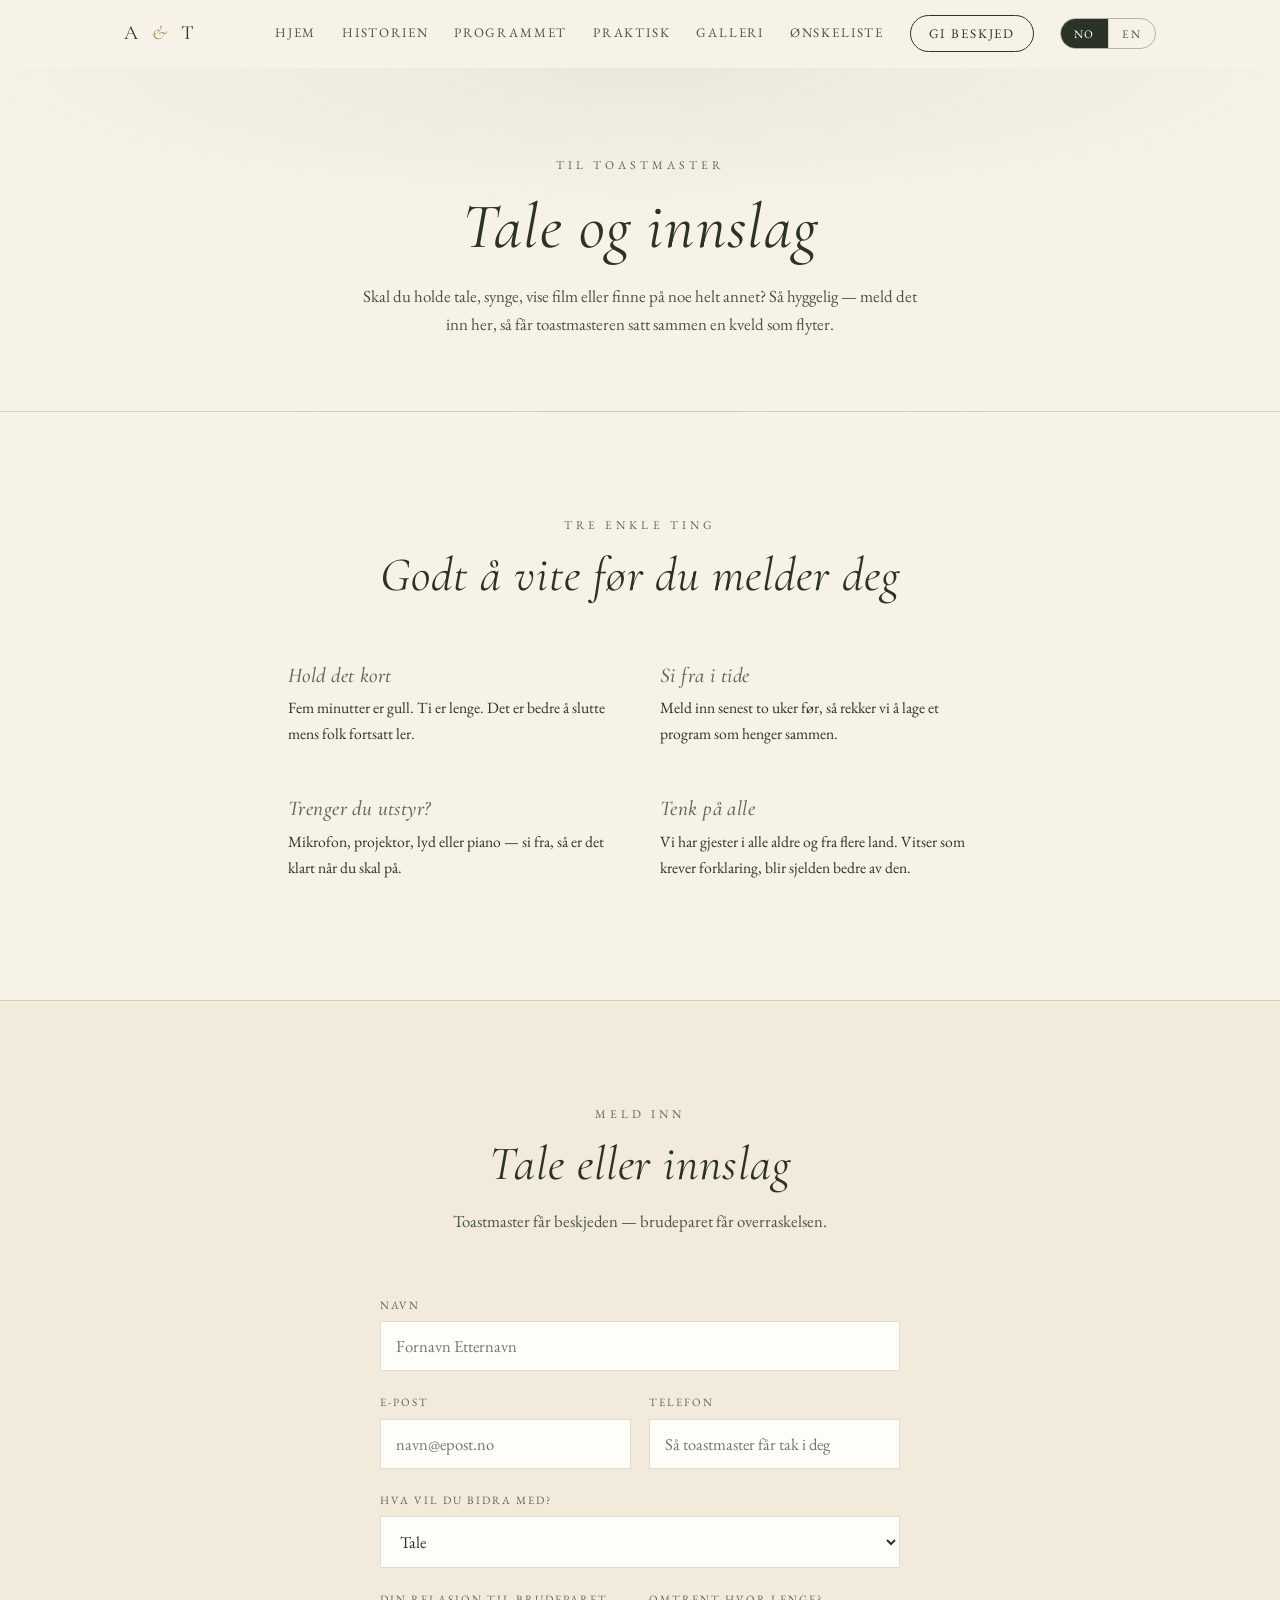
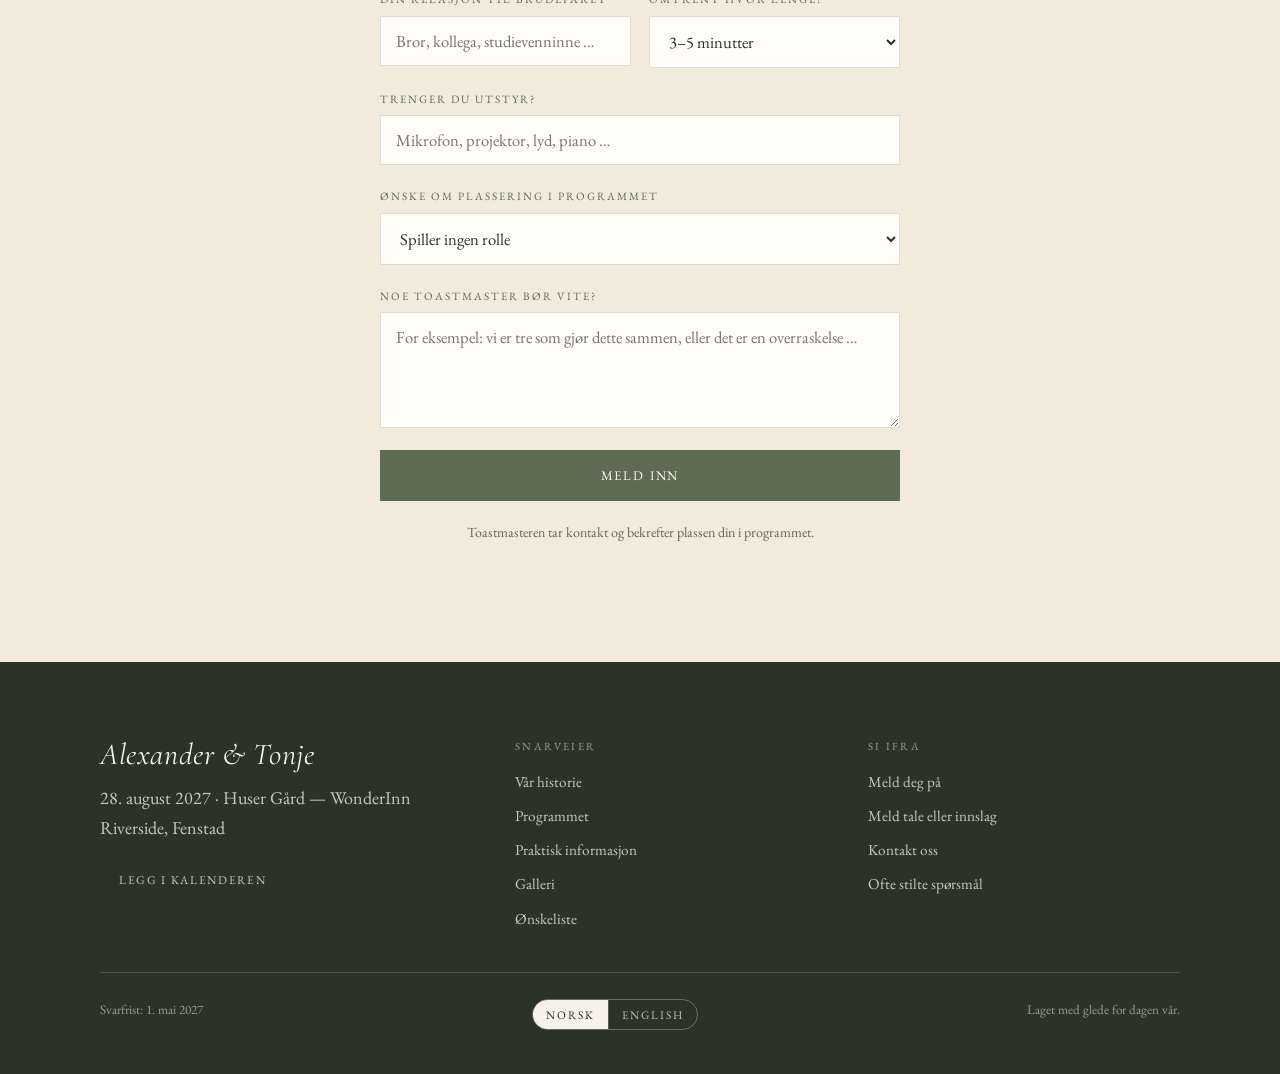
<file: tale.html>
<!DOCTYPE html>
<html lang="no" data-lang="no" data-title-no="Tale og innslag — Alexander &amp; Tonje" data-title-en="Speeches &amp; surprises — Alexander &amp; Tonje">
<head>
<meta charset="UTF-8">
<meta name="viewport" content="width=device-width, initial-scale=1.0">
<title>Tale og innslag — Alexander &amp; Tonje</title>
<meta name="description" content="Meld tale, sang eller innslag til toastmaster, så settes det opp i programmet.">
<meta name="theme-color" content="#F7F2E7">
<meta property="og:type" content="website">
<meta property="og:locale" content="nb_NO">
<meta property="og:locale:alternate" content="en_GB">
<meta property="og:site_name" content="Alexander &amp; Tonje">
<meta property="og:title" content="Tale og innslag — Alexander &amp; Tonje">
<meta property="og:description" content="Meld tale, sang eller innslag til toastmaster, så settes det opp i programmet.">
<meta property="og:url" content="https://tonjeogalexander.vercel.app/tale.html">
<meta property="og:image" content="https://tonjeogalexander.vercel.app/assets/img/og-image.jpg">
<meta property="og:image:width" content="1200">
<meta property="og:image:height" content="630">
<meta property="og:image:alt" content="Akvarell av Huser Gård med vielsen nede ved vannet">
<meta name="twitter:card" content="summary_large_image">
<link rel="canonical" href="https://tonjeogalexander.vercel.app/tale.html">
<link rel="icon" href="assets/img/favicon.svg" type="image/svg+xml">
<link rel="preconnect" href="https://fonts.googleapis.com">
<link rel="preconnect" href="https://fonts.gstatic.com" crossorigin>
<link href="https://fonts.googleapis.com/css2?family=Cormorant+Garamond:ital,wght@0,300;0,400;0,500;0,600;1,400;1,500&family=EB+Garamond:ital,wght@0,400;0,500;0,600;1,400&display=swap" rel="stylesheet">
<link rel="stylesheet" href="assets/css/style.css">
<script>
  // Setter språk før siden tegnes, så det ikke blinker.
  (function () {
    try {
      var l = localStorage.getItem('bryllup-lang');
      if (l === 'en') {
        document.documentElement.setAttribute('data-lang', 'en');
        document.documentElement.setAttribute('lang', 'en');
      }
    } catch (e) {}
  })();
</script>
</head>
<body>

<a class="skip-link" href="#main"><span class="no">Hopp til innhold</span><span class="en">Skip to content</span></a>

<header class="site-header">
  <div class="bar">
    <a class="brand" href="index.html">A <span class="amp">&amp;</span> T</a>
    <button class="nav-toggle" type="button" aria-expanded="false" aria-controls="hovedmeny">Meny</button>
    <nav class="nav" id="hovedmeny" data-no-label="Hovedmeny" data-en-label="Main menu" aria-label="Hovedmeny">
      <a href="index.html"><span class="no">Hjem</span><span class="en">Home</span></a>
      <a href="historien.html"><span class="no">Historien</span><span class="en">Our story</span></a>
      <a href="programmet.html"><span class="no">Programmet</span><span class="en">The day</span></a>
      <a href="praktisk.html"><span class="no">Praktisk</span><span class="en">Practical</span></a>
      <a href="galleri.html"><span class="no">Galleri</span><span class="en">Gallery</span></a>
      <a href="onskeliste.html"><span class="no">Ønskeliste</span><span class="en">Gifts</span></a>
      <a class="nav-cta" href="rsvp.html"><span class="no">Gi beskjed</span><span class="en">RSVP</span></a>
      <div class="lang-switch" role="group" data-no-label="Velg språk" data-en-label="Choose language" aria-label="Velg språk">
        <button type="button" data-lang="no" aria-pressed="true">NO</button>
        <button type="button" data-lang="en" aria-pressed="false">EN</button>
      </div>
    </nav>
  </div>
</header>

<main id="main">
<div class="page-head">
  <p class="eyebrow"><span class="no">Til toastmaster</span><span class="en">For the toastmaster</span></p>
  <h1><span class="no">Tale og innslag</span><span class="en">Speeches &amp; surprises</span></h1>
  <p class="lede no">Skal du holde tale, synge, vise film eller finne på noe helt annet? Så hyggelig —
    meld det inn her, så får toastmasteren satt sammen en kveld som flyter.</p>
  <p class="lede en" lang="en">Planning a speech, a song, a film or something else entirely? Wonderful —
    register it here so the toastmaster can build an evening that flows.</p>
</div>

<section id="slik">
  <div class="wrap">
    <div class="section-head" data-reveal>
      <p class="eyebrow"><span class="no">Tre enkle ting</span><span class="en">Three simple things</span></p>
      <h2><span class="no">Godt å vite før du melder deg</span><span class="en">Before you sign up</span></h2>
    </div>
    <div class="info-grid" data-reveal>
      <div class="block">
        <h4><span class="no">Hold det kort</span><span class="en">Keep it short</span></h4>
        <p class="no">Fem minutter er gull. Ti er lenge. Det er bedre å slutte mens folk fortsatt ler.</p>
        <p class="en" lang="en">Five minutes is gold. Ten is a long time. Better to stop while people
          are still laughing.</p>
      </div>
      <div class="block">
        <h4><span class="no">Si fra i tide</span><span class="en">Tell us in time</span></h4>
        <p class="no">Meld inn senest to uker før, så rekker vi å lage et program som henger sammen.</p>
        <p class="en" lang="en">Register at least two weeks ahead so we can build a programme that
          holds together.</p>
      </div>
      <div class="block">
        <h4><span class="no">Trenger du utstyr?</span><span class="en">Need equipment?</span></h4>
        <p class="no">Mikrofon, projektor, lyd eller piano — si fra, så er det klart når du skal på.</p>
        <p class="en" lang="en">Microphone, projector, sound or a piano — tell us and it will be ready
          when it is your turn.</p>
      </div>
      <div class="block">
        <h4><span class="no">Tenk på alle</span><span class="en">Think of everyone</span></h4>
        <p class="no">Vi har gjester i alle aldre og fra flere land. Vitser som krever forklaring, blir
          sjelden bedre av den.</p>
        <p class="en" lang="en">We have guests of all ages and from several countries. A joke that needs
          explaining rarely improves with it.</p>
      </div>
    </div>
  </div>
</section>

<section class="tint" id="meld">
  <div class="wrap">
    <div class="section-head" data-reveal>
      <p class="eyebrow"><span class="no">Meld inn</span><span class="en">Register</span></p>
      <h2><span class="no">Tale eller innslag</span><span class="en">Speech or surprise</span></h2>
      <p class="lede no">Toastmaster får beskjeden — brudeparet får overraskelsen.</p>
      <p class="lede en" lang="en">The toastmaster gets the message — the couple gets the surprise.</p>
    </div>

    <div class="form-status" data-form-status hidden></div>

    <form class="form" data-form data-subject="Tale eller innslag" method="post" action="#">
      <div class="hp-field" aria-hidden="true">
        <label for="_gotcha2">La dette feltet stå tomt</label>
        <input type="text" id="_gotcha2" name="_gotcha" tabindex="-1" autocomplete="off">
      </div>

      <div class="field">
        <label for="tale-navn"><span class="no">Navn</span><span class="en">Name</span></label>
        <input type="text" id="tale-navn" name="navn" required
               placeholder="Fornavn Etternavn"
               data-no-placeholder="Fornavn Etternavn" data-en-placeholder="First name Last name">
      </div>

      <div class="form-row">
        <div class="field">
          <label for="tale-epost"><span class="no">E-post</span><span class="en">Email</span></label>
          <input type="email" id="tale-epost" name="epost" required
                 placeholder="navn@epost.no"
                 data-no-placeholder="navn@epost.no" data-en-placeholder="name@email.com">
        </div>
        <div class="field">
          <label for="tale-telefon"><span class="no">Telefon</span><span class="en">Phone</span></label>
          <input type="tel" id="tale-telefon" name="telefon"
                 placeholder="Så toastmaster får tak i deg"
                 data-no-placeholder="Så toastmaster får tak i deg"
                 data-en-placeholder="So the toastmaster can reach you">
        </div>
      </div>

      <div class="field">
        <label for="tale-type"><span class="no">Hva vil du bidra med?</span><span class="en">What would you like to do?</span></label>
        <select id="tale-type" name="type">
          <option value="tale" data-no-text="Tale" data-en-text="A speech">Tale</option>
          <option value="sang" data-no-text="Sang eller musikk" data-en-text="A song or music">Sang eller musikk</option>
          <option value="film" data-no-text="Film eller bildevisning" data-en-text="A film or slideshow">Film eller bildevisning</option>
          <option value="lek" data-no-text="Lek eller quiz" data-en-text="A game or quiz">Lek eller quiz</option>
          <option value="annet" data-no-text="Noe annet" data-en-text="Something else">Noe annet</option>
        </select>
      </div>

      <div class="form-row">
        <div class="field">
          <label for="tale-relasjon"><span class="no">Din relasjon til brudeparet</span><span class="en">Your relation to the couple</span></label>
          <input type="text" id="tale-relasjon" name="relasjon"
                 placeholder="Bror, kollega, studievenninne …"
                 data-no-placeholder="Bror, kollega, studievenninne …"
                 data-en-placeholder="Brother, colleague, university friend …">
        </div>
        <div class="field">
          <label for="tale-lengde"><span class="no">Omtrent hvor lenge?</span><span class="en">Roughly how long?</span></label>
          <select id="tale-lengde" name="lengde">
            <option value="under-3" data-no-text="Under 3 minutter" data-en-text="Under 3 minutes">Under 3 minutter</option>
            <option value="3-5" selected data-no-text="3–5 minutter" data-en-text="3–5 minutes">3–5 minutter</option>
            <option value="5-8" data-no-text="5–8 minutter" data-en-text="5–8 minutes">5–8 minutter</option>
            <option value="over-8" data-no-text="Over 8 minutter" data-en-text="More than 8 minutes">Over 8 minutter</option>
          </select>
        </div>
      </div>

      <div class="field">
        <label for="tale-utstyr"><span class="no">Trenger du utstyr?</span><span class="en">Do you need equipment?</span></label>
        <input type="text" id="tale-utstyr" name="utstyr"
               placeholder="Mikrofon, projektor, lyd, piano …"
               data-no-placeholder="Mikrofon, projektor, lyd, piano …"
               data-en-placeholder="Microphone, projector, sound, piano …">
      </div>

      <div class="field">
        <label for="tale-onske"><span class="no">Ønske om plassering i programmet</span><span class="en">Preferred spot in the programme</span></label>
        <select id="tale-onske" name="plassering">
          <option value="spiller-ingen-rolle" data-no-text="Spiller ingen rolle" data-en-text="No preference">Spiller ingen rolle</option>
          <option value="tidlig" data-no-text="Helst tidlig i middagen" data-en-text="Preferably early in the dinner">Helst tidlig i middagen</option>
          <option value="sent" data-no-text="Helst sent i middagen" data-en-text="Preferably late in the dinner">Helst sent i middagen</option>
          <option value="etter-middag" data-no-text="Etter middagen" data-en-text="After dinner">Etter middagen</option>
        </select>
      </div>

      <div class="field">
        <label for="tale-kommentar"><span class="no">Noe toastmaster bør vite?</span><span class="en">Anything the toastmaster should know?</span></label>
        <textarea id="tale-kommentar" name="kommentar" rows="4"
                  placeholder="For eksempel: vi er tre som gjør dette sammen, eller det er en overraskelse …"
                  data-no-placeholder="For eksempel: vi er tre som gjør dette sammen, eller det er en overraskelse …"
                  data-en-placeholder="For example: there are three of us doing this together, or it is a surprise …"></textarea>
      </div>

      <button class="btn btn-primary" type="submit" style="padding:16px">
        <span class="no">Meld inn</span><span class="en">Register</span>
      </button>
    </form>

    <p class="form-note no">
      Toastmasteren tar kontakt og bekrefter plassen din i programmet.
    </p>
    <p class="form-note en" lang="en">
      The toastmaster will be in touch to confirm your spot in the programme.
    </p>
  </div>
</section>
</main>

<footer class="site-footer">
  <div class="footer-top">
    <div>
      <h3>Alexander &amp; Tonje</h3>
      <p class="no">28. august 2027 · Huser Gård — WonderInn Riverside, Fenstad</p>
      <p class="en" lang="en">28 August 2027 · Huser Gård — WonderInn Riverside, Fenstad, Norway</p>
      <p style="margin-top:16px">
        <a class="btn btn-sm" href="#" data-calendar>
          <span class="no">Legg i kalenderen</span><span class="en">Add to calendar</span>
        </a>
      </p>
    </div>
    <div>
      <div class="col-title"><span class="no">Snarveier</span><span class="en">Shortcuts</span></div>
      <ul>
        <li><a href="historien.html"><span class="no">Vår historie</span><span class="en">Our story</span></a></li>
        <li><a href="programmet.html"><span class="no">Programmet</span><span class="en">The programme</span></a></li>
        <li><a href="praktisk.html"><span class="no">Praktisk informasjon</span><span class="en">Practical information</span></a></li>
        <li><a href="galleri.html"><span class="no">Galleri</span><span class="en">Gallery</span></a></li>
        <li><a href="onskeliste.html"><span class="no">Ønskeliste</span><span class="en">Gift list</span></a></li>
      </ul>
    </div>
    <div>
      <div class="col-title"><span class="no">Si ifra</span><span class="en">Get in touch</span></div>
      <ul>
        <li><a href="rsvp.html"><span class="no">Meld deg på</span><span class="en">RSVP</span></a></li>
        <li><a href="tale.html"><span class="no">Meld tale eller innslag</span><span class="en">Speeches &amp; surprises</span></a></li>
        <li><a href="kontakt.html"><span class="no">Kontakt oss</span><span class="en">Contact us</span></a></li>
        <li><a href="praktisk.html#faq"><span class="no">Ofte stilte spørsmål</span><span class="en">Frequently asked questions</span></a></li>
      </ul>
    </div>
  </div>
  <div class="footer-bottom">
    <div>
      <span class="no">Svarfrist: </span><span class="en">RSVP by </span>
      <span data-cfg="rsvpDeadline">1. mai 2027</span>
    </div>
    <div class="lang-switch" role="group" data-no-label="Velg språk" data-en-label="Choose language" aria-label="Velg språk">
      <button type="button" data-lang="no" aria-pressed="true">Norsk</button>
      <button type="button" data-lang="en" aria-pressed="false">English</button>
    </div>
    <div>
      <span class="no">Laget med glede for dagen vår.</span>
      <span class="en">Made with joy for our day.</span>
    </div>
  </div>
</footer>

<script src="assets/js/config.js"></script>
<script src="assets/js/main.js"></script>

</body>
</html>
</file>
<file: assets/css/style.css>
/* =========================================================
   Alexander & Tonje — 28. august 2027
   Felles designsystem for hele nettstedet.
   ========================================================= */

/* ---------- 1. Tokens ---------- */
:root{
  --cream:       #F7F2E7;
  --cream-deep:  #EFE7D6;
  --cream-warm:  #F2EADA;
  --ink:         #2B3327;
  --ink-soft:    #4A5443;
  --sage:        #7C8A6E;
  --sage-deep:   #5C6B52;
  --sage-mist:   rgba(124,138,110,0.12);
  --gold:        #B08D57;
  --gold-soft:   rgba(176,141,87,0.22);
  --line:        rgba(43,51,39,0.16);
  --line-strong: rgba(43,51,39,0.32);
  --white:       #FFFDF8;

  --serif-display: 'Cormorant Garamond', 'Times New Roman', serif;
  --serif-body:    'EB Garamond', 'Times New Roman', serif;

  --header-h: 68px;
  --wrap: 760px;
  --wrap-wide: 1080px;

  --shadow-soft: 0 1px 2px rgba(43,51,39,0.04), 0 8px 28px rgba(43,51,39,0.06);
  --shadow-lift: 0 2px 6px rgba(43,51,39,0.06), 0 18px 48px rgba(43,51,39,0.10);
}

/* ---------- 2. Base ---------- */
*{ box-sizing: border-box; }
html{ scroll-behavior: smooth; scroll-padding-top: calc(var(--header-h) + 20px); }

body{
  margin:0;
  background: var(--cream);
  color: var(--ink);
  font-family: var(--serif-body);
  font-size: 18px;
  line-height: 1.65;
  -webkit-font-smoothing: antialiased;
  text-rendering: optimizeLegibility;
  overflow-x: hidden;
}

h1,h2,h3,h4,.display{
  font-family: var(--serif-display);
  font-weight: 500;
  letter-spacing: 0.02em;
  margin: 0;
  line-height: 1.15;
}

p{ margin: 0 0 1em; }
p:last-child{ margin-bottom: 0; }

a{ color: var(--sage-deep); text-underline-offset: 3px; text-decoration-thickness: 1px; }
a:hover{ color: var(--gold); }

img{ max-width: 100%; display:block; }
[hidden]{ display: none !important; }

::selection{ background: var(--gold-soft); }

:focus-visible{
  outline: 2px solid var(--gold);
  outline-offset: 3px;
  border-radius: 2px;
}

.skip-link{
  position:absolute; left:-9999px; top:0;
  background: var(--ink); color: var(--white);
  padding: 12px 20px; z-index: 999;
  font-size: 0.9rem; letter-spacing: 0.08em;
}
.skip-link:focus{ left: 12px; top: 12px; }

.sr-only{
  position:absolute; width:1px; height:1px; padding:0; margin:-1px;
  overflow:hidden; clip:rect(0 0 0 0); white-space:nowrap; border:0;
}

/* ---------- 3. Layout ---------- */
.wrap{ max-width: var(--wrap); margin: 0 auto; padding: 0 28px; }
.wrap-wide{ max-width: var(--wrap-wide); margin: 0 auto; padding: 0 28px; }

section{ padding: clamp(64px, 9vw, 104px) 0; }
section + section{ border-top: 1px solid var(--line); }
section.tint{ background: var(--cream-warm); }
section.tint-deep{ background: var(--cream-deep); }

.eyebrow{
  font-family: var(--serif-body);
  font-size: 0.74rem;
  letter-spacing: 0.34em;
  text-transform: uppercase;
  color: var(--sage-deep);
}

.section-head{ text-align:center; margin-bottom: clamp(38px, 6vw, 60px); }
.section-head .eyebrow{ display:block; margin-bottom: 12px; }
.section-head h2{
  font-size: clamp(2.1rem, 5.4vw, 3rem);
  font-style: italic;
  font-weight: 400;
}
.section-head .lede{
  max-width: 520px;
  margin: 16px auto 0;
  color: var(--ink-soft);
  font-size: 1.05rem;
}

.center{ text-align:center; }
.mt-l{ margin-top: 44px; }
.mt-m{ margin-top: 28px; }

/* ---------- 4. Ornament ---------- */
.divider{
  display:flex; align-items:center; justify-content:center;
  gap: 14px; margin: 30px 0; color: var(--sage);
}
.divider::before, .divider::after{
  content:""; width: clamp(40px, 12vw, 90px); height:1px;
  background: linear-gradient(to right, transparent, var(--line-strong), transparent);
}
.divider .dot{ width:5px; height:5px; border-radius:50%; background: var(--gold); }
.divider svg{ width: 54px; height: 16px; flex: none; }

/* ---------- 5. Header / nav ---------- */
.site-header{
  position: sticky; top: 0; z-index: 60;
  height: var(--header-h);
  display:flex; align-items:center;
  background: transparent;
  border-bottom: 1px solid transparent;
  transition: background 0.3s ease, border-color 0.3s ease, backdrop-filter 0.3s ease;
}
.site-header.is-solid{
  background: rgba(247,242,231,0.92);
  backdrop-filter: blur(10px);
  -webkit-backdrop-filter: blur(10px);
  border-bottom-color: var(--line);
}
.site-header .bar{
  max-width: var(--wrap-wide);
  width:100%; margin: 0 auto; padding: 0 24px;
  display:flex; align-items:center; justify-content: space-between; gap: 20px;
}
.brand{
  font-family: var(--serif-display);
  font-size: 1.25rem;
  letter-spacing: 0.18em;
  text-decoration:none;
  color: var(--ink);
  white-space: nowrap;
}
.brand .amp{ color: var(--gold); font-style: italic; padding: 0 2px; }

.nav{ display:flex; align-items:center; gap: clamp(14px, 2vw, 28px); }
.nav a{
  font-size: 0.82rem;
  letter-spacing: 0.14em;
  text-transform: uppercase;
  text-decoration:none;
  color: var(--ink-soft);
  padding: 4px 0;
  border-bottom: 1px solid transparent;
  white-space: nowrap;
  transition: color 0.2s ease, border-color 0.2s ease;
}
.nav a:hover{ color: var(--ink); border-bottom-color: var(--gold); }
.nav a[aria-current="page"]{ color: var(--ink); border-bottom-color: var(--gold); }
.nav a.nav-cta{
  border: 1px solid var(--ink);
  border-radius: 999px;
  padding: 7px 18px;
  color: var(--ink);
}
.nav a.nav-cta:hover{ background: var(--ink); color: var(--white); border-color: var(--ink); }

.nav-toggle{
  display:none;
  background: none; border: 1px solid var(--line-strong);
  border-radius: 999px;
  padding: 8px 16px;
  font-family: var(--serif-body);
  font-size: 0.78rem; letter-spacing: 0.18em; text-transform: uppercase;
  color: var(--ink); cursor: pointer;
}

@media (max-width: 900px){
  .nav-toggle{ display:inline-block; }
  .nav{
    position: fixed; inset: var(--header-h) 0 auto 0;
    flex-direction: column; align-items: stretch;
    gap: 0;
    background: var(--cream);
    border-bottom: 1px solid var(--line);
    padding: 8px 24px 26px;
    box-shadow: var(--shadow-lift);
    transform: translateY(-8px);
    opacity: 0; pointer-events: none;
    transition: opacity 0.22s ease, transform 0.22s ease;
    max-height: calc(100svh - var(--header-h));
    overflow-y: auto;
  }
  .nav.is-open{ opacity:1; transform:none; pointer-events:auto; }
  .nav a{
    padding: 15px 0;
    border-bottom: 1px solid var(--line);
    font-size: 0.9rem;
  }
  .nav a.nav-cta{
    margin-top: 18px; text-align:center; border: 1px solid var(--ink);
    padding: 14px 18px;
  }
}

/* ---------- 6. Hero ---------- */
/* Forsiden gjentar oppbygningen fra save the date-kortet:
   tekst på creme øverst, akvarellen som et bånd under. */
.hero{
  min-height: calc(100svh - var(--header-h));
  display:flex; flex-direction:column;
  position:relative;
  padding: 0;
  background:
    radial-gradient(ellipse 70% 55% at 50% 0%, rgba(124,138,110,0.13), transparent 70%),
    var(--cream);
}
.hero-inner{
  flex: 1 1 auto;
  display:flex; flex-direction:column; align-items:center; justify-content:center;
  text-align:center;
  padding: 40px 28px 36px;
}
.hero-art{
  flex: 0 0 auto;
  height: clamp(190px, 34svh, 440px);
  overflow: hidden;
}
.hero-art img{
  width:100%; height:100%;
  object-fit: cover;
  object-position: 50% 42%;
}
.hero .eyebrow{ margin-bottom: 20px; }
.hero .date-line{ font-variant-numeric: lining-nums; }
.hero h1{
  font-size: clamp(1.85rem, 6.4vw, 4.1rem);
  line-height: 1.16;
  font-weight: 500;
  text-transform: uppercase;
  letter-spacing: 0.12em;
  max-width: 15em;
}
.hero h1 .amp{
  font-style: normal;
  color: var(--gold);
  padding: 0 0.12em;
}
.hero .date-line{ margin-top: 28px; font-size: 1.3rem; letter-spacing: 0.09em; }
.hero .place-line{ font-style: italic; color: var(--sage-deep); margin-top: 4px; font-size: 1.12rem; }
.hero .hero-actions{ margin-top: 34px; display:flex; gap: 14px; flex-wrap:wrap; justify-content:center; }

.scroll-hint{
  margin-top: 30px;
  font-size: 0.7rem; letter-spacing: 0.3em; text-transform: uppercase;
  color: var(--sage-deep); opacity: 0.75;
}
.scroll-hint .arrow{ display:block; margin-top: 8px; animation: nudge 2.4s ease-in-out infinite; }
@keyframes nudge{ 0%,100%{ transform: translateY(0); opacity:.75 } 50%{ transform: translateY(5px); opacity:1 } }

/* Countdown */
.countdown{ display:flex; gap: clamp(16px, 5vw, 48px); margin-top: 46px; }
.countdown div{ text-align:center; }
.countdown .num{
  font-family: var(--serif-display);
  font-size: clamp(1.9rem, 5.5vw, 2.8rem);
  color: var(--ink);
  font-variant-numeric: tabular-nums;
}
.countdown .lab{
  font-size: 0.66rem; letter-spacing: 0.22em; text-transform: uppercase; color: var(--sage-deep);
}

/* ---------- 7. Page head (undersider) ---------- */
.page-head{
  text-align:center;
  padding: clamp(56px, 8vw, 88px) 28px clamp(48px, 7vw, 72px);
  background:
    radial-gradient(ellipse 80% 60% at 50% 0%, rgba(124,138,110,0.10), transparent 70%),
    var(--cream);
  border-bottom: 1px solid var(--line);
}
.page-head .eyebrow{ display:block; margin-bottom: 14px; }
.page-head h1{
  font-size: clamp(2.6rem, 7vw, 4rem);
  font-style: italic; font-weight: 400;
}
.page-head .lede{
  max-width: 560px; margin: 20px auto 0;
  color: var(--ink-soft); font-size: 1.06rem;
}

/* ---------- 8. Knapper ---------- */
.btn{
  display:inline-flex; align-items:center; justify-content:center; gap: 10px;
  padding: 13px 30px;
  border: 1px solid var(--ink);
  background: transparent;
  color: var(--ink);
  text-decoration:none;
  font-family: var(--serif-body);
  font-size: 0.82rem; letter-spacing: 0.14em; text-transform: uppercase;
  cursor: pointer;
  transition: background 0.22s ease, color 0.22s ease, border-color 0.22s ease;
}
.btn:hover{ background: var(--ink); color: var(--white); }
.btn-primary{ background: var(--sage-deep); border-color: var(--sage-deep); color: var(--white); }
.btn-primary:hover{ background: var(--ink); border-color: var(--ink); color: var(--white); }
.btn-ghost{ border-color: var(--line-strong); color: var(--ink-soft); }
.btn-ghost:hover{ background: var(--ink); border-color: var(--ink); color: var(--white); }
.btn-sm{ padding: 9px 18px; font-size: 0.74rem; }

/* ---------- 9. Kort & grid ---------- */
.card{
  background: var(--white);
  border: 1px solid var(--line);
  padding: clamp(26px, 4vw, 38px);
  box-shadow: var(--shadow-soft);
}
.card h3{
  font-size: 1.55rem; font-style: italic; font-weight: 400;
  margin-bottom: 8px;
}
.card .card-meta{
  font-size: 0.72rem; letter-spacing: 0.2em; text-transform: uppercase;
  color: var(--sage-deep); margin-bottom: 14px;
}

.grid{ display:grid; gap: clamp(20px, 3vw, 30px); }
.grid-2{ grid-template-columns: repeat(2, minmax(0,1fr)); }
.grid-3{ grid-template-columns: repeat(3, minmax(0,1fr)); }
.grid-4{ grid-template-columns: repeat(4, minmax(0,1fr)); }
@media (max-width: 860px){
  .grid-3, .grid-4{ grid-template-columns: repeat(2, minmax(0,1fr)); }
}
@media (max-width: 560px){
  .grid-2, .grid-3, .grid-4{ grid-template-columns: 1fr; }
}

/* Info-blokk (uten kortramme) */
.info-grid{ display:grid; grid-template-columns: 1fr 1fr; gap: 34px 40px; }
.info-grid .block h4{
  font-family: var(--serif-display);
  font-style: italic; font-weight: 500; font-size: 1.32rem;
  margin-bottom: 8px; color: var(--sage-deep);
}
.info-grid .block p{ font-size: 0.98rem; }
@media (max-width: 620px){ .info-grid{ grid-template-columns: 1fr; } }

/* Split: tekst + bilde */
.split{
  display:grid; grid-template-columns: 1fr 1fr;
  gap: clamp(28px, 5vw, 56px); align-items:center;
}
.split.reverse .split-media{ order: -1; }
@media (max-width: 780px){
  .split{ grid-template-columns: 1fr; }
  .split.reverse .split-media{ order: 0; }
}

/* ---------- 10. Bildeplassholdere ---------- */
/* Brukes overalt hvor et ekte foto skal inn. Se README.md. */
.ph{
  margin: 0;
  position: relative;
  background:
    repeating-linear-gradient(135deg,
      rgba(124,138,110,0.05) 0 12px,
      rgba(124,138,110,0.10) 12px 24px);
  border: 1px solid var(--line);
  display:flex; align-items:center; justify-content:center;
  overflow:hidden;
}
.ph::after{
  content:"";
  position:absolute; inset: 10px;
  border: 1px dashed var(--gold-soft);
  pointer-events:none;
}
.ph__inner{
  text-align:center; padding: 22px; color: var(--sage-deep); max-width: 90%;
}
.ph__inner svg{ width: 34px; height: 34px; margin: 0 auto 12px; opacity: 0.55; display:block; }
.ph__label{
  display:block;
  font-family: var(--serif-display);
  font-style: italic; font-size: 1.12rem; color: var(--ink-soft);
}
.ph__spec{
  display:block; margin-top: 7px;
  font-size: 0.68rem; letter-spacing: 0.16em; text-transform: uppercase;
  color: var(--sage); line-height: 1.5;
}
.ph-1x1{ aspect-ratio: 1 / 1; }
.ph-4x5{ aspect-ratio: 4 / 5; }
.ph-3x2{ aspect-ratio: 3 / 2; }
.ph-16x9{ aspect-ratio: 16 / 9; }
.ph-21x9{ aspect-ratio: 21 / 9; }
.ph-round{ border-radius: 50%; }
.ph-round::after{ border-radius: 50%; }

/* Liten merkelapp for «må fylles inn» */
.todo-note{
  display:flex; gap: 12px; align-items:flex-start;
  background: rgba(176,141,87,0.09);
  border-left: 2px solid var(--gold);
  padding: 14px 18px;
  font-size: 0.92rem;
  color: var(--ink-soft);
  margin: 26px 0 0;
}
.todo-note strong{
  font-family: var(--serif-display); font-style: italic; font-weight: 600;
  color: var(--sage-deep);
}

/* ---------- 11. Program / tidslinje ---------- */
.program{ position:relative; padding-left: 30px; max-width: 540px; margin: 0 auto; }
.program::before{
  content:""; position:absolute; left: 4px; top: 8px; bottom: 8px;
  width: 1px; background: var(--line-strong);
}
.program-item{ position:relative; padding-bottom: 42px; }
.program-item:last-child{ padding-bottom: 0; }
.program-item::before{
  content:""; position:absolute; left: -30px; top: 9px;
  width: 9px; height: 9px; border-radius: 50%;
  background: var(--cream); border: 1.5px solid var(--gold);
}
.program-item.is-key::before{ background: var(--gold); }
.program-item .time{
  font-family: var(--serif-display);
  font-size: 1.5rem; color: var(--sage-deep);
  font-variant-numeric: tabular-nums;
}
.program-item .what{ font-size: 1.1rem; margin-top: 2px; }
.program-item .detail{ font-size: 0.94rem; color: var(--ink-soft); margin-top: 5px; }

/* Dag-bolker */
.day-block + .day-block{ margin-top: 62px; padding-top: 54px; border-top: 1px solid var(--line); }
.day-block > h3{
  text-align:center; font-size: 1.9rem; font-style: italic; font-weight: 400; margin-bottom: 6px;
}
.day-block > .day-sub{
  text-align:center; color: var(--sage-deep); font-size: 0.95rem; margin-bottom: 36px;
}

/* ---------- 12. Vår historie ---------- */
.story-item{
  display:grid; grid-template-columns: 130px 1fr;
  gap: clamp(20px, 4vw, 44px);
  padding: 34px 0;
  border-bottom: 1px solid var(--line);
}
.story-item:last-child{ border-bottom: none; }
.story-item .year{
  font-family: var(--serif-display);
  font-size: 1.7rem; color: var(--gold); font-style: italic;
  line-height: 1.2; padding-top: 2px;
}
.story-item h3{ font-size: 1.4rem; font-style: italic; font-weight: 400; margin-bottom: 8px; }
@media (max-width: 620px){
  .story-item{ grid-template-columns: 1fr; gap: 8px; }
}

/* Brudefølge */
.person{ text-align:center; }
.person .ph{ margin-bottom: 16px; }
.person h4{ font-size: 1.25rem; font-style: italic; font-weight: 500; }
.person .role{
  font-size: 0.68rem; letter-spacing: 0.2em; text-transform: uppercase;
  color: var(--sage-deep); margin-top: 5px;
}
.person p{ font-size: 0.93rem; color: var(--ink-soft); margin-top: 10px; }

/* ---------- 13. Galleri ---------- */
.gallery{
  display:grid;
  grid-template-columns: repeat(auto-fill, minmax(230px, 1fr));
  gap: 16px;
}
.gallery .tile{ position:relative; }
.gallery .tile.span-2{ grid-column: span 2; }
@media (max-width: 560px){ .gallery .tile.span-2{ grid-column: span 1; } }
.gallery figure{ margin: 0; height: 100%; }
.gallery button.tile-btn{
  display:block; width:100%; padding:0; border:none; background:none; cursor: zoom-in;
}

/* Lightbox */
.lightbox{
  position: fixed; inset: 0; z-index: 200;
  background: rgba(30,36,27,0.94);
  display:none; align-items:center; justify-content:center;
  padding: 40px 24px;
}
.lightbox.is-open{ display:flex; }
.lightbox img, .lightbox .lb-ph{
  max-width: min(1000px, 92vw); max-height: 84svh; width: auto;
}
.lightbox .lb-ph{
  width: min(700px, 88vw); aspect-ratio: 3/2;
  background: rgba(247,242,231,0.06);
  border: 1px dashed rgba(247,242,231,0.4);
  display:flex; align-items:center; justify-content:center;
  color: var(--cream); text-align:center; padding: 30px;
  font-family: var(--serif-display); font-style: italic; font-size: 1.2rem;
}
.lightbox .lb-close{
  position:absolute; top: 20px; right: 22px;
  background:none; border: 1px solid rgba(247,242,231,0.45);
  color: var(--cream); border-radius: 999px;
  width: 44px; height: 44px; font-size: 1.2rem; cursor:pointer;
}
.lightbox .lb-caption{
  position:absolute; bottom: 26px; left:0; right:0; text-align:center;
  color: rgba(247,242,231,0.85); font-size: 0.9rem; letter-spacing: 0.06em;
}

/* ---------- 14. FAQ / accordion ---------- */
.faq{ max-width: 640px; margin: 0 auto; }
.faq details{
  border-bottom: 1px solid var(--line);
  padding: 4px 0;
}
.faq summary{
  list-style: none;
  cursor: pointer;
  padding: 20px 34px 20px 0;
  position: relative;
  font-family: var(--serif-display);
  font-size: 1.24rem;
  font-style: italic;
  color: var(--ink);
}
.faq summary::-webkit-details-marker{ display:none; }
.faq summary::after{
  content:"+";
  position:absolute; right: 4px; top: 50%; transform: translateY(-50%);
  font-family: var(--serif-body); font-size: 1.3rem; color: var(--gold);
  transition: transform 0.2s ease;
}
.faq details[open] summary::after{ content:"–"; }
.faq .answer{ padding: 0 12px 22px 0; color: var(--ink-soft); font-size: 0.99rem; }

/* ---------- 15. Skjema ---------- */
.form{
  max-width: 520px; margin: 0 auto;
  display:flex; flex-direction:column; gap: 22px;
}
.form-row{ display:grid; grid-template-columns: 1fr 1fr; gap: 18px; }
@media (max-width: 560px){ .form-row{ grid-template-columns: 1fr; } }

.field{ display:flex; flex-direction:column; gap: 7px; }
.field > label, .fieldset-label{
  font-size: 0.7rem; letter-spacing: 0.18em; text-transform: uppercase; color: var(--sage-deep);
}
.field .hint{ font-size: 0.85rem; color: var(--ink-soft); opacity: 0.85; }
.field input, .field select, .field textarea{
  font-family: var(--serif-body);
  font-size: 1.04rem;
  background: var(--white);
  border: 1px solid var(--line);
  padding: 13px 15px;
  color: var(--ink);
  width: 100%;
  border-radius: 0;
  transition: border-color 0.2s ease, box-shadow 0.2s ease;
}
.field textarea{ resize: vertical; min-height: 96px; }
.field input:focus, .field select:focus, .field textarea:focus{
  outline: none; border-color: var(--gold); box-shadow: 0 0 0 3px var(--gold-soft);
}
.field input:invalid:not(:placeholder-shown){ border-color: rgba(160,70,60,0.5); }

fieldset{ border: none; margin: 0; padding: 0; display:flex; flex-direction:column; gap: 10px; }
.choice{
  display:flex; align-items:flex-start; gap: 12px;
  border: 1px solid var(--line); background: var(--white);
  padding: 14px 16px; cursor:pointer;
  transition: border-color 0.2s ease, background 0.2s ease;
}
.choice:hover{ border-color: var(--sage); }
.choice input{ margin-top: 5px; accent-color: var(--sage-deep); flex: none; }
.choice .choice-text{ font-size: 1rem; }
.choice .choice-text small{ display:block; color: var(--ink-soft); font-size: 0.86rem; }
.choice:has(input:checked){ border-color: var(--gold); background: rgba(176,141,87,0.06); }

.guest-list{ display:flex; flex-direction:column; gap: 10px; }
.guest-row{ display:flex; gap: 10px; align-items:center; }
.guest-row input{ flex: 1; }
.guest-row .remove{
  border: 1px solid var(--line); background: var(--white); color: var(--ink-soft);
  width: 42px; height: 42px; flex: none; cursor: pointer; font-size: 1.1rem;
}
.guest-row .remove:hover{ border-color: var(--ink); color: var(--ink); }

.form-status{
  border: 1px solid var(--line);
  background: var(--white);
  padding: 22px 24px;
  text-align:center;
}
.form-status.is-ok{ border-color: var(--sage); background: rgba(124,138,110,0.08); }
.form-status.is-warn{ border-color: var(--gold); background: rgba(176,141,87,0.08); }
.form-status h3{ font-size: 1.4rem; font-style: italic; font-weight: 400; margin-bottom: 8px; }
.form-status p{ font-size: 0.96rem; color: var(--ink-soft); }

.form-note{
  text-align:center; font-size: 0.88rem; color: var(--sage-deep);
  margin-top: 20px; max-width: 520px; margin-left:auto; margin-right:auto;
}

/* Honningkrukke mot spam */
.hp-field{ position:absolute; left:-9999px; opacity:0; height:0; overflow:hidden; }

/* ---------- 16. Ønskeliste ---------- */
.gift-card{ display:flex; flex-direction:column; height: 100%; }
.gift-card .amount{
  font-family: var(--serif-display); font-size: 1.9rem; color: var(--gold);
  font-style: italic; margin-bottom: 4px;
}
.gift-card p{ font-size: 0.96rem; color: var(--ink-soft); }
.gift-card .btn{ margin-top: auto; align-self: flex-start; }

.pay-details{
  display:grid; grid-template-columns: repeat(auto-fit, minmax(220px,1fr));
  gap: 22px; margin-top: 30px;
}
.pay-details .pay{
  border: 1px solid var(--line); background: var(--white); padding: 22px 24px; text-align:center;
}
.pay-details .pay .k{
  font-size: 0.68rem; letter-spacing: 0.2em; text-transform: uppercase; color: var(--sage-deep);
}
.pay-details .pay .v{
  font-family: var(--serif-display); font-size: 1.5rem; margin-top: 8px; letter-spacing: 0.04em;
}

/* ---------- 17. Kart / sted ---------- */
.map-frame{
  border: 1px solid var(--line);
  background: var(--white);
  padding: 8px;
  box-shadow: var(--shadow-soft);
}
.map-frame .ph{ border: none; }

.venue-facts{
  display:grid; grid-template-columns: repeat(auto-fit, minmax(180px,1fr));
  gap: 1px; background: var(--line); border: 1px solid var(--line); margin-top: 34px;
}
.venue-facts .fact{ background: var(--white); padding: 22px 20px; text-align:center; }
.venue-facts .fact .k{
  font-size: 0.66rem; letter-spacing: 0.2em; text-transform: uppercase; color: var(--sage-deep);
}
.venue-facts .fact .v{ font-family: var(--serif-display); font-size: 1.3rem; margin-top: 6px; }

/* Overnatting-liste */
.stay{
  display:grid; grid-template-columns: 1fr auto; gap: 20px; align-items: start;
  padding: 26px 0; border-bottom: 1px solid var(--line);
}
.stay:last-child{ border-bottom:none; }
.stay h4{ font-size: 1.3rem; font-style: italic; font-weight: 500; }
.stay .meta{
  font-size: 0.72rem; letter-spacing: 0.16em; text-transform: uppercase;
  color: var(--sage-deep); margin: 6px 0 10px;
}
.stay p{ font-size: 0.95rem; color: var(--ink-soft); }
@media (max-width: 620px){
  .stay{ grid-template-columns: 1fr; }
}

/* ---------- 18. Kontaktkort ---------- */
.contact-card{ text-align:center; }
.contact-card .ph{ width: 128px; margin: 0 auto 18px; }
.contact-card h4{ font-size: 1.3rem; font-style: italic; font-weight: 500; }
.contact-card .role{
  font-size: 0.68rem; letter-spacing: 0.2em; text-transform: uppercase;
  color: var(--sage-deep); margin: 6px 0 12px;
}
.contact-card a{ font-size: 0.95rem; display:block; }

/* ---------- 19. CTA-bånd ---------- */
.cta-band{
  background: var(--cream-deep);
  text-align:center;
  padding: clamp(56px, 8vw, 84px) 28px;
  border-top: 1px solid var(--line);
}
.cta-band h2{
  font-size: clamp(1.9rem, 5vw, 2.6rem); font-style: italic; font-weight: 400; margin-bottom: 12px;
}
.cta-band p{ color: var(--ink-soft); max-width: 480px; margin: 0 auto 26px; }

/* Snarveier på forsiden */
.shortcuts{ display:grid; grid-template-columns: repeat(3, 1fr); gap: 1px; background: var(--line); }
@media (max-width: 780px){ .shortcuts{ grid-template-columns: 1fr; } }
.shortcuts a{
  background: var(--cream);
  padding: 38px 28px; text-decoration:none; color: var(--ink);
  display:flex; flex-direction:column; gap: 8px;
  transition: background 0.25s ease;
}
.shortcuts a:hover{ background: var(--white); }
.shortcuts a .k{
  font-size: 0.68rem; letter-spacing: 0.22em; text-transform: uppercase; color: var(--sage-deep);
}
.shortcuts a .t{ font-family: var(--serif-display); font-size: 1.6rem; font-style: italic; }
.shortcuts a .d{ font-size: 0.94rem; color: var(--ink-soft); }
.shortcuts a .go{
  margin-top: 8px; font-size: 0.74rem; letter-spacing: 0.18em; text-transform: uppercase; color: var(--gold);
}

/* Sitat */
.quote{
  text-align:center; max-width: 620px; margin: 0 auto;
  font-family: var(--serif-display); font-style: italic;
  font-size: clamp(1.4rem, 3.4vw, 1.9rem); line-height: 1.45; color: var(--ink);
}
.quote cite{
  display:block; margin-top: 18px;
  font-family: var(--serif-body); font-style: normal;
  font-size: 0.72rem; letter-spacing: 0.22em; text-transform: uppercase; color: var(--sage-deep);
}

/* ---------- 20. Footer ---------- */
.site-footer{
  background: var(--ink);
  color: rgba(247,242,231,0.78);
  padding: clamp(52px, 7vw, 76px) 28px 44px;
}
.site-footer a{ color: rgba(247,242,231,0.78); text-decoration:none; }
.site-footer a:hover{ color: var(--gold); }
.footer-top{
  max-width: var(--wrap-wide); margin: 0 auto;
  display:grid; grid-template-columns: 1.2fr 1fr 1fr; gap: 40px;
  padding-bottom: 40px; border-bottom: 1px solid rgba(247,242,231,0.16);
}
@media (max-width: 780px){ .footer-top{ grid-template-columns: 1fr; gap: 30px; } }
.footer-top h3{
  font-family: var(--serif-display); font-size: 1.9rem; font-style: italic;
  color: var(--cream); font-weight: 400; margin-bottom: 10px;
}
.footer-top .col-title{
  font-size: 0.68rem; letter-spacing: 0.22em; text-transform: uppercase;
  color: rgba(247,242,231,0.55); margin-bottom: 14px;
}
.footer-top ul{ list-style:none; margin:0; padding:0; display:flex; flex-direction:column; gap: 9px; }
.footer-top ul li{ font-size: 0.95rem; }
.footer-bottom{
  max-width: var(--wrap-wide); margin: 0 auto; padding-top: 26px;
  display:flex; justify-content:space-between; gap: 16px; flex-wrap:wrap;
  font-size: 0.82rem; color: rgba(247,242,231,0.55);
}

/* ---------- 21. Animasjon ---------- */
[data-reveal]{
  opacity: 0; transform: translateY(16px);
  transition: opacity 0.75s ease, transform 0.75s ease;
}
[data-reveal].in{ opacity: 1; transform: none; }
[data-reveal][data-delay="1"]{ transition-delay: 0.09s; }
[data-reveal][data-delay="2"]{ transition-delay: 0.18s; }
[data-reveal][data-delay="3"]{ transition-delay: 0.27s; }

@media (prefers-reduced-motion: reduce){
  [data-reveal]{ opacity:1; transform:none; transition:none; }
  html{ scroll-behavior: auto; }
  .scroll-hint .arrow{ animation: none; }
}

/* ---------- 22. Utskrift ---------- */
@media print{
  .site-header, .site-footer, .scroll-hint, .cta-band, .nav-toggle,
  .countdown, .hero-actions{ display:none !important; }
  body{ background:#fff; color:#000; font-size: 12pt; }
  section{ padding: 18pt 0; border-top: none; page-break-inside: avoid; }
  .ph{ border: 1px solid #999; }
  a{ color:#000; text-decoration: none; }
  a[href^="http"]::after{ content:" (" attr(href) ")"; font-size: 9pt; color:#555; }
  [data-reveal]{ opacity:1 !important; transform:none !important; }
}

/* =========================================================
   23. Tospråklighet (norsk / engelsk)
   Standard er norsk. Uten JavaScript vises kun norsk tekst.
   ========================================================= */
/* Skjuler språket som ikke er valgt. Vi setter ALDRI display på det
   språket som skal vises — da beholder elementet sin egen visning,
   og ingen andre regler kan komme i veien. */
html[data-lang="no"] .en,
html[data-lang="en"] .no{ display: none !important; }

/* Språkvelger i toppen */
.lang-switch{
  display:inline-flex; align-items:center;
  border: 1px solid var(--line-strong);
  border-radius: 999px;
  overflow: hidden;
  flex: none;
}
.lang-switch button{
  background: none; border: none; cursor: pointer;
  font-family: var(--serif-body);
  font-size: 0.72rem; letter-spacing: 0.16em; text-transform: uppercase;
  color: var(--ink-soft);
  padding: 7px 13px;
  transition: background 0.2s ease, color 0.2s ease;
}
.lang-switch button + button{ border-left: 1px solid var(--line); }
.lang-switch button[aria-pressed="true"]{ background: var(--ink); color: var(--white); }
.lang-switch button:hover[aria-pressed="false"]{ background: var(--sage-mist); color: var(--ink); }

@media (max-width: 900px){
  .nav .lang-switch{
    align-self: flex-start;
    margin-top: 18px;
  }
  .nav .lang-switch button{ padding: 10px 18px; font-size: 0.78rem; }
}

/* Språkvelger i bunnen */
.site-footer .lang-switch{ border-color: rgba(247,242,231,0.3); }
.site-footer .lang-switch button{ color: rgba(247,242,231,0.75); }
.site-footer .lang-switch button + button{ border-left-color: rgba(247,242,231,0.2); }
.site-footer .lang-switch button[aria-pressed="true"]{ background: var(--cream); color: var(--ink); }

@media print{ .lang-switch{ display:none !important; } }


/* =========================================================
   24. Save the date-kortet
   ========================================================= */
.card-showcase{
  max-width: 480px; margin: 0 auto;
  background: var(--white);
  padding: 14px;
  border: 1px solid var(--line);
  box-shadow: var(--shadow-lift);
}
.card-showcase img{ width:100%; height:auto; }


/* =========================================================
   25. Akvarellbånd med bildetekst
   ========================================================= */
.art-band{
  margin: clamp(38px, 6vw, 62px) 0 0;
  text-align: center;
}
.art-band img{
  width: 100%;
  max-width: 860px;
  height: auto;
  margin: 0 auto;
}
.art-band figcaption{
  margin-top: 16px;
  font-family: var(--serif-display);
  font-style: italic;
  font-size: 1.15rem;
  color: var(--sage-deep);
}
</file>
